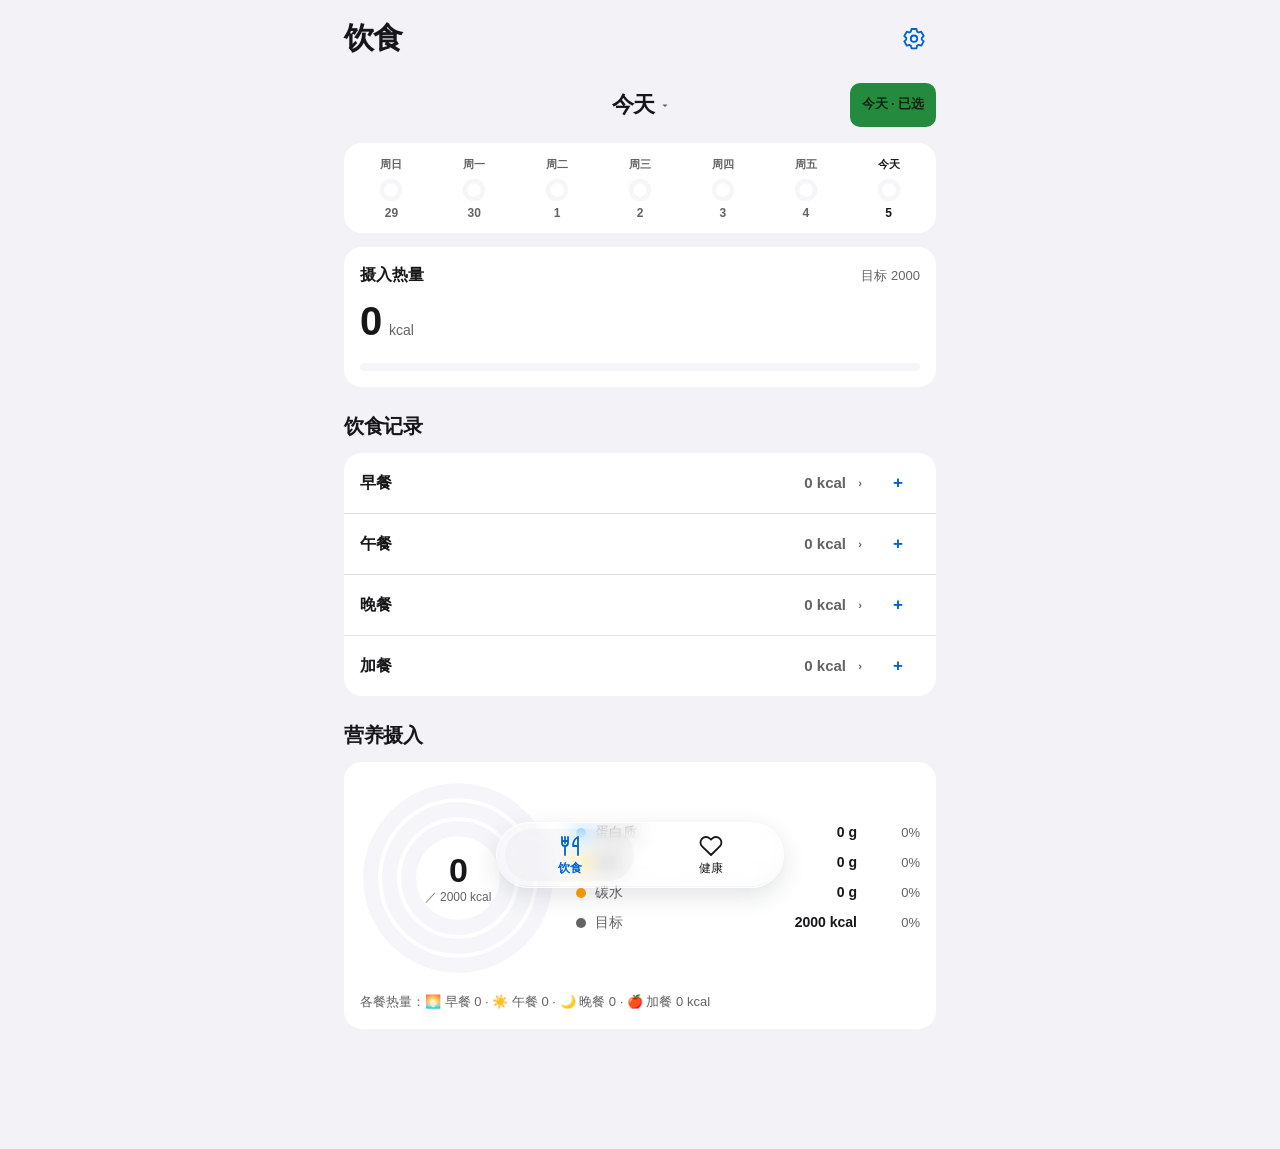
<file: index.html>
﻿<!DOCTYPE html>
<html lang="zh-CN">
<head>
<meta charset="utf-8">
<meta name="viewport" content="width=device-width,initial-scale=1,viewport-fit=cover">
<meta name="theme-color" content="#f2f2f7" media="(prefers-color-scheme: light)">
<meta name="theme-color" content="#000000" media="(prefers-color-scheme: dark)">
<meta name="apple-mobile-web-app-capable" content="yes">
<meta name="apple-mobile-web-app-status-bar-style" content="default">
<title>热量记账 · 拍照算热量</title>
<link rel="manifest" href="./manifest.webmanifest">
<!-- PNG 图标：安卓 Chrome 不接受 SVG 作主屏幕图标，iOS 也不支持 SVG 的 apple-touch-icon -->
<link rel="icon" href="./icons/icon-192-v3.png" sizes="192x192" type="image/png">
<link rel="apple-touch-icon" href="./icons/apple-touch-icon-v3.png" sizes="180x180">
<style>
  :root{
    /* iOS 系统色（深色模式变体），贴近原生质感 */
    --bg:#000000; --card:#1c1c1e; --card2:#2c2c2e; --line:#38383a;
    --fg:#ffffff; --dim:#aeaeb2; --tint:#64a8ff; --danger:#ff6961;
    --acc:#30d158;          /* systemGreen dark */
    --p:#0a84ff;            /* systemBlue dark */
    --f:#ffd60a;            /* systemYellow dark */
    --c:#ff9f0a;            /* systemOrange dark */
    --radius:22px; --radius-sm:14px;
    --shadow:0 2px 8px rgba(0,0,0,.12);
  }
  @media (prefers-color-scheme: light){
    :root{
      --bg:#f2f2f7; --card:#ffffff; --card2:#e9e9ee; --line:#e2e2e7;
      --fg:#000000; --dim:#636366; --tint:#0062cc; --danger:#c62828;
      --acc:#34c759; --p:#007aff; --f:#ffcc00; --c:#ff9500;
      --shadow:0 2px 8px rgba(0,0,0,.025);
    }
  }
  *{box-sizing:border-box;-webkit-tap-highlight-color:transparent}
  html,body{margin:0;padding:0;background:var(--bg);color:var(--fg);
    font:16px/1.45 -apple-system,BlinkMacSystemFont,"SF Pro Text","Segoe UI","PingFang SC","Microsoft YaHei",sans-serif;
    -webkit-font-smoothing:antialiased}
  body{padding:calc(14px + env(safe-area-inset-top)) 14px calc(88px + env(safe-area-inset-bottom));
    max-width:640px;margin:0 auto}
  body.settings-open,body:has(#burn.on),body:has(#wellness.on){overflow:hidden}
  .ios-status-strip{display:none}
  /* iOS 主屏幕网页的顶部系统模糊兼容：提供独立的固定颜色边界。
     WebKit 从 computed background-color 取色；空元素 clip 到 text 后不遮挡页面。
     高度超过其 10px 的边缘采样阈值。此行为非公开 API，需真机确认。 */
  @supports (-webkit-touch-callout:none){
    html.ios-standalone .ios-status-strip{display:block;position:fixed;inset:0 0 auto;
      height:12px;z-index:100;pointer-events:none;background-color:var(--bg);
      -webkit-background-clip:text;background-clip:text}
  }
  h1{font-size:22px;margin:0;display:flex;align-items:center;gap:8px;line-height:1.2;
    font-weight:700;letter-spacing:-.02em}
  .top{display:flex;justify-content:space-between;align-items:center;margin-bottom:16px;gap:10px}
  /* 无底色的导航控件：视觉图标小，触摸区域仍至少 44 × 44。 */
  .iconbtn{flex:0 0 auto;display:inline-flex;align-items:center;justify-content:center;
    padding:0;line-height:1;
    background:transparent;border:none;color:var(--tint);
    width:44px;height:44px;border-radius:8px;font-size:20px;cursor:pointer}
  button.iconbtn{font-family:inherit}
  .ui-icon{display:block;width:22px;height:22px;flex:0 0 auto;fill:none;stroke:currentColor;
    stroke-width:1.8;stroke-linecap:round;stroke-linejoin:round}
  .top .iconbtn .ui-icon{width:25px;height:25px}
  button:focus-visible,input:focus-visible,select:focus-visible,textarea:focus-visible,summary:focus-visible{
    outline:2px solid var(--tint);outline-offset:3px}
  .card{background:var(--card);border:none;border-radius:var(--radius);
    padding:18px;margin-bottom:14px;box-shadow:var(--shadow)}
  .card h2{font-size:13px;font-weight:600;color:var(--dim);margin:0 0 12px;
    letter-spacing:.04em;text-transform:uppercase}
  .kcal{display:flex;align-items:baseline;gap:8px;margin-bottom:2px}
  .kcal b{font-size:44px;font-weight:700;letter-spacing:-.03em}
  .kcal span{color:var(--dim);font-size:14px}
  .bar{height:8px;background:var(--card2);border-radius:99px;overflow:hidden;margin-top:12px}
  .bar>i{display:block;height:100%;background:var(--acc);width:0;border-radius:99px;
    transition:width .35s cubic-bezier(.25,.8,.35,1)}
  .macro{display:flex;justify-content:space-between;font-size:13px;margin-top:14px}
  .macro>div{flex:1;text-align:center}
  .macro b{display:block;font-size:17px;font-weight:700}
  .macro small{color:var(--dim);font-size:11px}
  textarea{width:100%;min-height:96px;background:var(--card2);color:var(--fg);
    border:none;border-radius:var(--radius-sm);padding:13px;font:inherit;resize:vertical}
  textarea::placeholder{color:var(--dim)}
  textarea:focus{outline:none;box-shadow:0 0 0 3px rgba(48,209,88,.35)}
  .row{display:flex;gap:9px;flex-wrap:wrap;margin-top:11px}
  button{font:inherit;font-weight:600;border-radius:var(--radius-sm);border:none;
    background:var(--card2);color:var(--fg);padding:12px 15px;cursor:pointer;
    transition:transform .12s ease,opacity .12s ease}
  button:active{transform:scale(.97);opacity:.85}
  button.primary{background:var(--acc);color:#04240f}
  button.ghost{background:var(--card2);color:var(--fg);opacity:.92}
  button.wide{flex:1}
  button:disabled{opacity:.45}
  .hint{color:var(--dim);font-size:12.5px;margin-top:12px;line-height:1.6}
  .hint code{background:var(--card2);padding:1px 6px;border-radius:6px;font-size:11px}
  .storage-error{background:var(--card2);border:1px solid var(--c);padding:14px;border-radius:14px;margin-bottom:14px;font-size:14px}
  /* 餐次选择 */
  .mealbar{display:flex;gap:7px;margin-bottom:11px;flex-wrap:wrap}
  .mealchip{flex:1 1 0;min-width:0;display:flex;flex-direction:column;align-items:center;gap:2px;
    padding:9px 4px;border-radius:var(--radius-sm);border:none;background:var(--card2);
    color:var(--fg);font:inherit;cursor:pointer;transition:transform .12s ease}
  .mealchip b{font-size:13px;font-weight:600;white-space:nowrap}
  .mealchip small{font-size:10px;color:var(--dim);white-space:nowrap}
  .mealchip.on{background:var(--acc);color:#04240f}
  .mealchip.on small{color:#04240f;opacity:.7}
  .item{display:flex;gap:10px;align-items:flex-start;padding:12px 0;border-top:1px solid var(--line)}
  .item:first-of-type{border-top:none}
  .item .nm{flex:1;min-width:0}
  .item .nm strong{display:block;font-size:14px;font-weight:600;
    overflow:hidden;text-overflow:ellipsis;white-space:nowrap}
  .item .nm small{color:var(--dim);font-size:12px}
  .item .right{text-align:right;white-space:nowrap}
  .item .right b{font-size:15px}
  .item .right small{display:block;color:var(--dim);font-size:11px;margin-top:2px}
  .gwrap{display:inline-flex;align-items:center;gap:4px;margin-top:6px;font-size:12px;color:var(--dim);
    max-width:100%;flex-wrap:wrap}
  .gwrap input{width:66px;min-width:0;background:var(--card2);border:none;color:var(--fg);
    border-radius:9px;padding:5px 7px;font:inherit;font-size:12.5px;text-align:right}
  .del{background:transparent;border:none;color:var(--dim);font-size:17px;padding:0;min-width:44px;min-height:44px;cursor:pointer}
  .empty{color:var(--dim);font-size:13.5px;text-align:center;padding:20px 0}
  /* 弹出层：flex 居中 + 安全区适配 + iOS 毛玻璃 */
  .modal{position:fixed;top:0;left:0;right:0;bottom:0;z-index:90;display:none;
    background:rgba(0,0,0,.62);
    padding:calc(14px + env(safe-area-inset-top)) 14px calc(14px + env(safe-area-inset-bottom));}
  /* 支持毛玻璃时才用低透明度，避免不支持时内容透出来影响阅读 */
  @supports ((-webkit-backdrop-filter:blur(1px)) or (backdrop-filter:blur(1px))){
    .modal{background:rgba(0,0,0,.42);
      -webkit-backdrop-filter:saturate(180%) blur(22px);backdrop-filter:saturate(180%) blur(22px)}
  }
  .modal.on{display:flex;align-items:center;justify-content:center}
  .modal .panel{width:100%;max-width:430px;max-height:100%;overflow:auto;
    -webkit-overflow-scrolling:touch;
    background:var(--card);color:var(--fg);border:none;
    border-radius:var(--radius);padding:18px;box-shadow:var(--shadow)}
  .modal h2{position:sticky;top:-18px;margin:-18px -18px 14px;padding:18px;
    background:var(--card);display:flex;justify-content:space-between;align-items:center;
    font-size:18px;font-weight:700;border-bottom:1px solid var(--line)}
  .fld{display:flex;justify-content:space-between;align-items:center;gap:10px;margin-bottom:12px}
  .fld label{font-size:15px;flex:0 0 auto}
  .fld input{width:112px;min-width:0;flex:0 1 auto;background:var(--card2);border:none;
    color:var(--fg);border-radius:11px;padding:9px 11px;font:inherit;text-align:right}
  .fld input:focus{outline:none;box-shadow:0 0 0 3px rgba(48,209,88,.3)}
  .fld .pick{width:190px;min-width:0;flex:0 1 auto;background:var(--card2);border:none;
    color:var(--fg);border-radius:11px;padding:9px 11px;font:inherit;
    -webkit-appearance:none;appearance:none;text-align:right}
  .fld .pick:focus{outline:none;box-shadow:0 0 0 3px rgba(48,209,88,.3)}
  .toast{position:fixed;left:50%;bottom:calc(82px + env(safe-area-inset-bottom));
    transform:translateX(-50%) translateY(20px);
    background:rgba(28,28,30,.92);color:#fff;padding:11px 18px;border-radius:99px;font-size:13.5px;
    opacity:0;pointer-events:none;transition:.25s;z-index:99;
    -webkit-backdrop-filter:blur(14px);backdrop-filter:blur(14px)}
  .toast.on{opacity:1;transform:translateX(-50%) translateY(0)}
  .navbtn{width:44px;height:44px;flex:0 0 auto;border-radius:8px;background:transparent;
    border:none;color:var(--tint);font-size:24px;cursor:pointer;padding:0}
  /* 圆环与图例：默认上下排列（窄屏下并排会把图例文字挤成竖排） */
  .ringbox{display:flex;flex-direction:column;gap:16px;align-items:center;margin:2px 0 16px}
  .ringbox svg{flex:0 0 auto;width:196px;height:196px}
  .legend{width:100%;min-width:0;padding:0}
  .lrow{display:flex;align-items:center;gap:9px;font-size:14px;margin-bottom:9px}
  .lrow:last-child{margin-bottom:0}
  .lrow .dot{width:10px;height:10px;border-radius:50%;flex:0 0 auto}
  .lrow .nm{color:var(--dim);white-space:nowrap}
  .lrow .val{flex:1;text-align:right;font-weight:700;white-space:nowrap}
  .lrow .pct{flex:0 0 54px;text-align:right;color:var(--dim);font-size:13px;white-space:nowrap}
  /* 只有足够宽（iPad 等）才并排显示 */
  @media (min-width:520px){
    .ringbox{flex-direction:row;gap:20px;align-items:center}
    .legend{flex:1;width:auto}
  }
  .htrack{flex:1;width:100%;display:flex;flex-direction:column;justify-content:flex-end}
  .hfill{width:100%;background:var(--acc);border-radius:7px 7px 4px 4px;min-height:3px;
    transition:height .35s cubic-bezier(.25,.8,.35,1)}
  /* iOS 风格选择弹窗 */
  .alert{position:absolute;left:50%;top:50%;transform:translate(-50%,-50%);
    width:min(84vw,300px);background:#2c2c2e;border-radius:20px;overflow:hidden;
    text-align:center;box-shadow:0 24px 60px rgba(0,0,0,.6)}
  @media (prefers-color-scheme: light){ .alert{background:#f7f7f8} }
  .alert{display:flex;flex-direction:column;max-height:calc(100% - 48px - env(safe-area-inset-top) - env(safe-area-inset-bottom))}
  .alert .ahead{padding:20px 20px 16px;min-height:0;overflow-y:auto}
  .alert .atitle{font-size:16.5px;font-weight:700;margin-bottom:6px;color:var(--fg)}
  .alert .amsg{font-size:13px;line-height:1.55;color:var(--dim);white-space:pre-line;overflow-wrap:anywhere}
  .alert .abody{border-top:1px solid var(--line);flex-shrink:0}
  .alert button{display:block;width:100%;padding:14px;background:transparent;border:none;
    border-top:1px solid var(--line);border-radius:0;font:inherit;font-size:16px;
    color:var(--p);cursor:pointer;font-weight:500}
  .alert button:first-child{border-top:none}
  .alert button:active{background:rgba(127,127,127,.18)}
  .alert button.strong{font-weight:700}
  .alert button.danger{color:#ff453a}
  /* 记录日期选择 */
  .daterow{display:flex;align-items:center;gap:7px;margin-bottom:11px;font-size:12.5px;color:var(--dim)}
  .daterow input[type=date]{flex:1;min-width:0;background:var(--card2);border:none;color:var(--fg);
    border-radius:10px;padding:8px 10px;font:inherit;font-size:13px;-webkit-appearance:none;appearance:none}
  .daterow input[type=date]:focus{outline:none;box-shadow:0 0 0 3px rgba(48,209,88,.3)}
  .dnav{width:44px;height:44px;flex:0 0 auto;border-radius:8px;background:transparent;border:none;
    color:var(--tint);font-size:22px;cursor:pointer;padding:0;
    display:inline-flex;align-items:center;justify-content:center;line-height:1}
  /* 「回到今天」做成真按钮 */
  .todaybtn{flex:0 0 auto;padding:0 12px;min-width:44px;height:44px;border-radius:10px;border:none;
    background:var(--card2);color:var(--fg);font:inherit;font-size:12.5px;font-weight:600;cursor:pointer;
    display:inline-flex;align-items:center;justify-content:center;white-space:nowrap}
  .todaybtn.on{background:var(--acc);color:#04240f}
  /* 日历（参考 iOS 健身 App 的圆环日历） */
  .cal{display:grid;grid-template-columns:repeat(7,1fr);gap:7px 6px;margin-bottom:4px}
  .cal .cwd{text-align:center;font-size:11px;color:var(--dim);padding-bottom:2px}
  .cal .cday{display:flex;flex-direction:column;align-items:center;gap:3px;background:transparent;
    border:none;padding:2px 0;cursor:pointer;border-radius:12px}
  .cal .cday .cn{font-size:11.5px;color:var(--dim);line-height:1}
  .cal .cday.today .cn{color:var(--f);font-weight:700}
  .cal .cday.sel .cn{color:var(--fg);font-weight:700}
  .cal .cday.empty{visibility:hidden}
  .cal .cday svg{display:block}
  /* 选择弹窗内的小节标题 */
  .sec-h{font-size:12px;font-weight:700;color:var(--dim);letter-spacing:.03em;margin:16px 0 9px}
  .sec-h:first-of-type{margin-top:2px}
  /* ===== 参考 iOS 饮食 App 的主页面布局 ===== */
  .dayhead{display:flex;align-items:center;justify-content:center;gap:10px;
    margin:2px 0 14px;position:relative;min-height:40px}
  /* 可点元素禁用文字选择与长按菜单：iOS 长按会触发选择/放大镜，从而吞掉 click */
  .daybtn,.wk,.calnav,.cal,.todaybtn,.mrow,.addbtn,.meals,.weekstrip{
    -webkit-user-select:none;user-select:none;-webkit-touch-callout:none}
  .daybtn{display:inline-flex;align-items:center;gap:7px;background:transparent;border:none;
    color:var(--fg);font:inherit;cursor:pointer;padding:8px 10px;border-radius:12px}
  .daybtn b{font-size:22px;font-weight:700;letter-spacing:-.02em;pointer-events:none}
  .daybtn .chev{font-size:12px;color:var(--dim);transition:transform .2s ease;
    display:inline-block;pointer-events:none}
  .dayhead.open .daybtn .chev{transform:rotate(180deg)}
  .hidden-date{position:absolute;opacity:0;width:1px;height:1px;pointer-events:none;left:50%}
  .dayhead .todaybtn{position:absolute;right:0}
  /* 月视图的月份导航：只要箭头，不要圆形底 */
  .calnav{display:flex;align-items:center;justify-content:space-between;margin-bottom:4px}
  .calnav b{font-size:15px;font-weight:700}
  .calnav .navbtn{width:44px;height:44px;background:transparent;border:none;color:var(--tint);
    font-size:22px;font-weight:800;line-height:1;cursor:pointer;
    display:inline-flex;align-items:center;justify-content:center}
  .calnav .navbtn:active{opacity:.5}
  .calnav .navbtn[disabled]{opacity:.25}
  /* 周视图（折叠态） */
  .weekstrip{display:flex;gap:4px;background:var(--card);border-radius:var(--radius);
    padding:12px 8px;margin-bottom:14px;box-shadow:var(--shadow)}
  .wk{flex:1;display:flex;flex-direction:column;align-items:center;gap:5px;min-width:0;
    background:transparent;border:none;padding:2px 0;border-radius:12px;cursor:pointer}
  .wk small{font-size:10.5px;color:var(--dim);white-space:nowrap}
  .wk.sel small,.wk.today small{color:var(--fg);font-weight:700}
  .wknum{font-size:12px;color:var(--dim);line-height:1}
  .wk.sel .wknum,.wk.today .wknum{color:var(--fg);font-weight:700}
  /* 月视图（展开态） */
  .moncal{background:var(--card);border-radius:var(--radius);box-shadow:var(--shadow);
    padding:14px 12px;margin-bottom:14px}
  .cal{display:grid;grid-template-columns:repeat(7,1fr);gap:8px 4px}
  .cal .cwd{text-align:center;font-size:11.5px;color:var(--dim)}
  .cal .cday{display:flex;flex-direction:column;align-items:center;gap:4px;background:transparent;
    border:none;padding:2px 0;cursor:pointer;border-radius:12px}
  .cal .cday .cn{font-size:15px;color:var(--fg);line-height:1;font-weight:500}
  .cal .cday.today .cn{color:var(--f);font-weight:700}
  .cal .cday.sel .cn{color:var(--fg);font-weight:700}
  .cal .cday.future .cn{color:var(--card2)}
  .cal .cday.empty{visibility:hidden}
  .cal .cday svg{display:block}
  .cal .cday.future svg{opacity:.35}
  /* 摄入热量卡 */
  .kcal-hd{display:flex;justify-content:space-between;align-items:baseline;
    font-size:14px;font-weight:600;color:var(--fg);margin-bottom:2px}
  .kcal-goal{font-size:12.5px;color:var(--dim);font-weight:400}
  .kcal b{font-size:42px}
  .kcal span{font-size:14px}
  /* 小节标题 */
  .sechd{font-size:20px;font-weight:700;letter-spacing:-.02em;margin:20px 4px 10px}
  /* 餐次列表 */
  .meals{background:var(--card);border-radius:var(--radius);box-shadow:var(--shadow);overflow:hidden}
  .mrow{display:flex;align-items:center;gap:10px;padding:8px 16px;border-top:1px solid var(--line)}
  .meal-toggle{display:flex;align-items:center;gap:10px;flex:1;min-width:0;min-height:44px;
    padding:4px 0;background:transparent;border-radius:6px;text-align:left}
  .mrow:first-child{border-top:none}
  .mrow .micon{font-size:24px;flex:0 0 auto;line-height:1}
  .mrow .mname{font-size:16px;font-weight:600;flex:1;min-width:0}
  .mrow .mkcal{font-size:15px;color:var(--dim);font-weight:600;white-space:nowrap}
  .addbtn{flex:0 0 auto;width:44px;height:44px;border-radius:8px;background:transparent;color:var(--tint);
    border:none;font-size:17px;font-weight:700;line-height:1;cursor:pointer;
    display:inline-flex;align-items:center;justify-content:center;padding:0}
  .addbtn:active{opacity:.7}
  .mrow .mchev{flex:0 0 auto;font-size:11px;color:var(--dim);transition:transform .2s ease;width:12px;text-align:center}
  .mrow.open .mchev{transform:rotate(90deg)}
  .mlist{padding:0 16px 10px}
  .mlist .item{border-top:1px solid var(--line)}
  .mlist .item:first-child{border-top:none}
  .mempty{color:var(--dim);font-size:13px;padding:10px 0 4px}
  /* ===== 第二屏：代谢与消耗 ===== */
  #burn{position:fixed;top:0;left:0;right:0;bottom:0;z-index:80;display:none;
    background:var(--bg);overflow-y:auto;-webkit-overflow-scrolling:touch}
  #burn.on{display:block}
  .scrwrap{max-width:640px;margin:0 auto;
    padding:calc(12px + env(safe-area-inset-top)) 14px calc(88px + env(safe-area-inset-bottom))}
  .scrhead{display:grid;grid-template-columns:44px 1fr 44px;align-items:center;gap:10px;margin-bottom:18px}
  .scrhead h1{font-size:17px;margin:0;display:block;text-align:center}
  .backbtn{flex:0 0 auto;width:44px;height:44px;border-radius:8px;background:transparent;
    border:none;color:var(--tint);font-size:20px;line-height:1;cursor:pointer;
    display:inline-flex;align-items:center;justify-content:center;padding:0}
  .energy-head{display:flex;align-items:center;justify-content:space-between;gap:10px;flex-wrap:wrap;margin-bottom:6px}
  .energy-date{font-size:14px;font-weight:600}
  .energy-status{font-size:12px;color:var(--dim)}
  .energy-row{display:flex;align-items:center;gap:10px;padding:16px 0;border-bottom:1px solid var(--line)}
  .energy-icon{width:24px;height:32px;display:grid;place-items:center;flex-shrink:0;background:transparent}
  .energy-icon svg{width:20px;height:20px;fill:currentColor}
  .energy-row label{font-size:16px;font-weight:600;flex:1;white-space:nowrap}
  .energy-row input{width:98px;min-width:0;border:none;border-radius:10px;background:var(--card2);color:var(--fg);
    font:inherit;font-size:20px;font-weight:600;text-align:right;padding:12px 8px;outline:none}
  .energy-row input:focus{box-shadow:0 0 0 2px var(--acc)}
  .energy-unit{font-size:12px;color:var(--dim)}
  .energy-actions{display:flex;gap:10px;margin:16px 0 12px}
  .energy-actions button{min-height:44px}
  @media(max-width:360px){.energy-row{gap:7px}.energy-row input{width:76px}.energy-row label{font-size:15px}}
  /* 主屏上的入口小卡 */
  .balcard{display:flex;align-items:center;justify-content:space-between;gap:12px;
    background:var(--card);border-radius:var(--radius);box-shadow:var(--shadow);
    padding:15px 16px;margin-top:14px;cursor:pointer;border:none;color:var(--fg);
    font:inherit;text-align:left;width:100%}
  .balcard .bl{min-width:0}
  .balcard .bl b{display:block;font-size:16px;font-weight:700}
  .balcard .bl small{color:var(--dim);font-size:12.5px}
  .balcard .bchev{flex:0 0 auto;color:var(--dim);font-size:15px}
  .bnum{font-size:26px;font-weight:700;letter-spacing:-.02em;white-space:nowrap}
  .bnum.neg{color:var(--acc)}
  .bnum.pos{color:#ff453a}
  /* 能量平衡分解 */
  .brow{display:flex;align-items:center;justify-content:space-between;
    font-size:14px;padding:9px 0;border-top:1px solid var(--line)}
  .brow:first-child{border-top:none}
  .brow .bk{color:var(--dim);display:flex;align-items:center;gap:7px;min-width:0}
  .brow .bv{font-weight:600;white-space:nowrap}
  .brow .dot{width:9px;height:9px;border-radius:50%;flex:0 0 auto}
  .brow .bnote{font-size:11px;color:var(--dim);font-weight:400}
  /* 双色趋势条 */
  .duo{display:flex;align-items:flex-end;gap:4px;height:130px;margin:6px 0 4px}
  .dcol{flex:1;display:flex;align-items:flex-end;justify-content:center;gap:2px;height:100%;min-width:0}
  .dbar{flex:1;max-width:9px;border-radius:4px 4px 2px 2px;min-height:2px;
    transition:height .3s cubic-bezier(.25,.8,.35,1)}
  .dbar.in{background:var(--p)}
  .dbar.out{background:var(--c)}
  .duo-x{display:flex;gap:4px;font-size:9.5px;color:var(--dim)}
  .duo-x span{flex:1;text-align:center;white-space:nowrap}
  .legend-inline{display:flex;gap:14px;font-size:12px;color:var(--dim);margin-top:10px}
  .legend-inline i{display:inline-block;width:9px;height:9px;border-radius:3px;margin-right:5px}
  /* 体重趋势 */
  .weight-line{display:block;width:100%;height:auto;margin-top:16px;overflow:visible;cursor:crosshair}
  .weight-line text{fill:var(--dim);font:11px -apple-system,BlinkMacSystemFont,sans-serif}
  .weight-line .axis{stroke:var(--line);stroke-width:1}
  .weight-line .trend{fill:none;stroke:var(--acc);stroke-width:2;stroke-linejoin:round}
  .weight-line .point{fill:var(--card);stroke:var(--acc);stroke-width:2}
  .weight-line .selected-point{fill:var(--card);stroke:var(--acc);stroke-width:3;pointer-events:none}
  .weight-line .selected-guide{stroke:var(--acc);stroke-width:1;stroke-dasharray:3 4;opacity:.5;pointer-events:none}
  .weight-tabs{display:flex;gap:2px;padding:3px;background:var(--card2);border-radius:11px;margin-top:18px}
  .weight-tabs button{flex:1;min-width:0;min-height:44px;padding:7px 0;background:transparent;color:var(--dim);border-radius:8px;font-size:15px}
  .weight-tabs button[aria-pressed="true"]{background:var(--card);color:var(--fg);box-shadow:var(--shadow)}
  .weight-period{display:flex;align-items:center;justify-content:space-between;gap:4px;margin-top:10px;min-height:44px}
  .weight-period span{flex:1;text-align:center;font-size:13px;font-weight:600;font-variant-numeric:tabular-nums}
  .weight-period button:disabled{opacity:.3;cursor:default}
  .weight-change{text-align:center;padding:16px 0 6px}
  .weight-change small{display:block;color:var(--dim);font-size:12px}
  .weight-change strong{display:block;font-size:42px;line-height:1.25;letter-spacing:-.035em;font-variant-numeric:tabular-nums;margin:5px 0}
  .weight-change strong span{font-size:18px;font-weight:500;letter-spacing:0;margin-left:5px}
  .weight-readout{display:flex;justify-content:space-between;align-items:center;gap:8px;background:var(--card2);border-radius:12px;padding:10px 12px;margin-top:12px;font-size:13px;font-variant-numeric:tabular-nums}
  .weight-readout small{display:block;color:var(--dim);font-size:11px;margin-top:3px}
  .weight-readout strong{font-size:22px;white-space:nowrap}
  .weight-readout strong small{display:inline;font-size:12px;font-weight:400;margin-left:4px}
  .weight-scrub{display:block;width:100%;min-height:44px;margin:0;accent-color:var(--acc);padding:0}
  .weight-record{display:flex;width:100%;align-items:center;justify-content:space-between;gap:8px;background:transparent;color:var(--fg);border-radius:0;border-bottom:1px solid var(--line);min-height:44px;padding:10px 0;text-align:left;font-size:13px;font-weight:400}
  .weight-record small{display:block;color:var(--dim);font-size:11px;margin-top:2px}
  .weight-record b{white-space:nowrap;font-weight:600}
  .winline{display:flex;align-items:center;gap:10px;margin-top:12px}
  .winline input{flex:1;min-width:0;background:var(--card2);border:none;color:var(--fg);
    border-radius:12px;padding:12px;font:inherit;font-size:17px;text-align:center}
  .winline input:focus{outline:none;box-shadow:0 0 0 3px rgba(48,209,88,.3)}
  .wstats{display:flex;justify-content:space-between;gap:10px;margin-top:12px;font-size:13px}
  .wstats div{flex:1;text-align:center}
  .wstats b{display:block;font-size:17px;font-weight:700}
  .wstats small{color:var(--dim);font-size:11px}
  .empty2{color:var(--dim);font-size:13.5px;text-align:center;padding:22px 0}
  .formula{background:var(--card2);border-radius:var(--radius-sm);padding:10px 12px;
    font-size:12px;color:var(--dim);line-height:1.6;margin-top:10px;
    font-family:ui-monospace,SFMono-Regular,Menlo,monospace}
  /* 数据风险提示与备份 */
  .alertbox{background:rgba(255,159,10,.14);border:1px solid rgba(255,159,10,.45);
    border-radius:var(--radius-sm);padding:12px 13px;margin-bottom:14px;
    font-size:12.5px;line-height:1.6;color:var(--fg)}
  .alertbox b{color:var(--f)}
  .alertbox small{display:block;color:var(--dim);font-size:11px;margin-top:6px}
  .sample{background:var(--card2);border-radius:var(--radius-sm);padding:10px 12px;
    font-size:11px;line-height:1.6;color:var(--dim);overflow:auto;margin:0 0 10px;
    font-family:ui-monospace,SFMono-Regular,Menlo,monospace;white-space:pre}
  @media (prefers-color-scheme: light){.toast{background:#1a1f2bdd}}
  /* 设置采用不透明的独立页面；分组列表不使用玻璃、图标圆底或重复按钮。 */
  #dlg{padding:0;background:var(--bg);backdrop-filter:none;-webkit-backdrop-filter:none}
  #dlg .settings-panel{max-width:640px;height:100%;max-height:100%;border-radius:0;
    padding:0;background:var(--bg);box-shadow:none;display:flex;flex-direction:column;
    overflow:hidden;-webkit-overflow-scrolling:auto}
  /* 导航栏不参与滚动或缩放，避免 sticky 合成图层影响顶部文字清晰度。 */
  .settings-nav{flex:none;display:grid;grid-template-columns:64px 1fr 64px;
    align-items:center;padding:env(safe-area-inset-top) 10px 0;
    min-height:calc(56px + env(safe-area-inset-top));background:var(--bg)}
  #dlg .settings-nav button{transform:none;transition:opacity .12s ease}
  #dlg .settings-nav h2{position:static;margin:0;padding:0;border:0;background:transparent;
    display:block;text-align:center;font-size:17px;font-weight:600}
  .textbtn{background:transparent;color:var(--tint);border-radius:8px;min-height:44px;padding:8px 10px;font-size:17px}
  .settings-content{flex:1;min-height:0;overflow-y:auto;overscroll-behavior-y:contain;
    -webkit-overflow-scrolling:touch;padding:8px 16px calc(28px + env(safe-area-inset-bottom))}
  .settings-title{font-size:30px;letter-spacing:-.025em;font-weight:700;margin:4px 0 22px}
  .settings-section{margin:0 0 26px}
  .settings-section h3{font-size:13px;color:var(--dim);font-weight:500;margin:0 16px 8px}
  .settings-group{background:var(--card);border-radius:14px;overflow:hidden}
  #dlg .fld{min-height:52px;margin:0 0 0 16px;padding:4px 16px 4px 0;border-bottom:1px solid var(--line)}
  #dlg .fld:last-child{border-bottom:0}
  #dlg .fld label{font-size:16px;font-weight:400;flex:1;min-width:0}
  #dlg .fld label small{font-size:13px;color:var(--dim)}
  #dlg .fld input,#dlg .fld .pick{font-size:16px;min-height:44px;padding:8px 0 8px 8px;
    background:transparent;border-radius:6px;text-align:right}
  #dlg .fld input{width:105px;color:var(--tint)}
  #dlg .fld .pick{max-width:60%;width:auto;color:var(--tint)}
  #dlg .fld.stacked{display:block;padding-top:12px;padding-bottom:12px}
  #dlg .fld.stacked label{display:block;font-size:15px}
  #dlg .fld.stacked input,#dlg .fld.stacked .pick{display:block;width:100%;max-width:100%;text-align:left;padding-left:0}
  .settings-note{font-size:12.5px;line-height:1.6;color:var(--dim);margin:8px 16px 0}
  .settings-note small{display:block;margin-top:6px;font-size:12px}
  .settings-action{width:100%;min-height:52px;display:flex;align-items:center;gap:12px;padding:10px 16px;
    background:transparent;border-radius:0;color:var(--tint);font-size:16px;font-weight:400;text-align:left}
  .settings-action+.settings-action{border-top:1px solid var(--line)}
  .settings-action .action-label{flex:1;min-width:0}
  .settings-action .action-chevron{width:16px;height:16px;color:var(--dim)}
  .settings-action.danger{color:var(--danger)}
  .settings-action:active{background:var(--card2);transform:none}
  .settings-footer{text-align:center;font-size:12px;color:var(--dim);margin-top:18px}
  /* 主要栏目使用不透明底栏；临时表单覆盖底栏，健康详情保留底栏。 */
  [hidden]{display:none!important}
  .tabbar{position:fixed;inset:auto 0 0;z-index:85;background:var(--card);
    border-top:1px solid var(--line);padding-bottom:env(safe-area-inset-bottom)}
  .tabbar-inner{max-width:640px;margin:0 auto;display:flex;min-height:58px}
  .tabbar a{flex:1;min-width:44px;min-height:58px;display:flex;flex-direction:column;
    align-items:center;justify-content:center;gap:3px;color:var(--dim);text-decoration:none;
    font-size:11px;font-weight:500;line-height:1.2}
  .tabbar a .ui-icon{width:25px;height:25px}
  .tabbar a[aria-current="page"]{color:var(--tint);font-weight:600}
  .tabbar a:focus-visible{outline:2px solid var(--tint);outline-offset:-4px}
  .tabbar a:active{opacity:.7}
  .health-link{display:block;width:100%;text-align:left;color:var(--fg);font-weight:400}
  .health-link:active{transform:none}
  .health-card-head{display:flex;align-items:center;gap:8px;font-size:16px;font-weight:600;margin-bottom:16px}
  .health-card-head .ui-icon{width:21px;height:21px}
  .health-card-head .bchev{margin-left:auto;width:16px;height:16px;color:var(--dim)}
  .health-metrics{display:flex;gap:16px}
  .health-metric{flex:1;min-width:0}
  .health-metric .metric-label{display:block;font-size:13px;color:var(--dim);margin-bottom:3px}
  .health-metric strong,.health-weight strong{font-size:32px;font-weight:700;letter-spacing:-.025em}
  .health-metric small,.health-weight small{font-size:13px;color:var(--dim);margin-left:4px}
  .health-note{display:block;font-size:12.5px;line-height:1.6;color:var(--dim);margin:10px 0 0}
  .health-balance{display:flex;align-items:center;justify-content:space-between;gap:12px;
    border-top:1px solid var(--line);margin-top:14px;padding-top:12px}
  .health-balance .bl{flex:1;min-width:0}
  .health-balance .bl b{display:block;font-size:14px;font-weight:500}
  .health-balance .bl small{display:block;font-size:12px;color:var(--dim);margin-top:3px}
  .health-balance .bnum{font-size:22px}
  #wellness{display:none;position:fixed;inset:0;z-index:80;background:var(--bg);overflow-y:auto;-webkit-overflow-scrolling:touch}
  #wellness.on{display:block}
  .well-form .fld{padding:12px 0;flex-wrap:wrap;border-bottom:1px solid var(--line)}
  .well-form .fld:last-child{border:0}
  .well-form .fld input,.well-form .fld select{max-width:60%}
  .well-form .timefield{display:block}
  .well-form .timefield label{display:block;margin-bottom:8px}
  .well-form .timefield input{width:100%;max-width:100%;text-align:left;min-width:0}
  .well-form .duration-inputs{display:flex;align-items:center;gap:6px;max-width:65%}
  .well-form .duration-inputs input{width:64px;max-width:100%;min-width:0}
  .well-value{font-size:32px;font-weight:700;color:var(--p)}
  .well-source{font-size:12px;color:var(--dim);line-height:1.6;margin:8px 0}
  .session{padding:14px 0;border-top:1px solid var(--line)}
  .session:first-child{border:0;padding-top:0}
  .session strong{display:block;font-size:16px;overflow-wrap:anywhere}
  .session .session-actions{display:flex;gap:14px;margin-top:8px}
  .session-actions button{color:var(--tint);background:transparent;padding:8px 0;min-height:44px;font-size:14px}
  .session-actions button.danger{color:var(--danger)}
  .health-import-link{display:flex;align-items:center;gap:8px;min-height:48px;color:var(--tint);background:transparent;margin:0 auto 8px;font-size:15px}
  #healthJson{display:block;width:100%;min-height:180px;margin:12px 0;background:var(--card2);color:var(--fg);border:0;border-radius:12px;padding:12px;font:14px/1.5 ui-monospace,monospace;resize:vertical}
  .health-preview{font-size:13px;line-height:1.65;white-space:pre-wrap;overflow-wrap:anywhere;max-height:360px;overflow-y:auto}
  .sleep-stages{display:flex;gap:12px;flex-wrap:wrap;font-size:13px;color:var(--dim);margin:12px 0}
  body.health-view #calArea .wk svg,body.health-view #calArea .cday svg{display:none}
  body.health-view #calArea .wk{min-height:58px;justify-content:center}
  body.health-view #calArea .cday{min-height:44px;justify-content:center}
  @media (max-width:360px){#dlg .fld label{font-size:15px}.energy-row{gap:8px}.energy-row label{font-size:15px}}
  @media (prefers-reduced-motion:reduce){*,*::before,*::after{transition:none!important;animation:none!important}}
</style>
<link id="appTheme" rel="stylesheet" href="./app.css?v=2026-10-09.2">
</head>
<body>
<div class="ios-status-strip" id="iosStatusStrip" aria-hidden="true"></div>

<svg width="0" height="0" aria-hidden="true" focusable="false" style="position:absolute;overflow:hidden">
  <defs>
    <symbol id="i-gear" viewBox="0 0 24 24"><path d="M9.5 3h5l.6 2.6 1.6.9 2.5-.8 2.5 4.3-1.9 1.8v1.8l1.9 1.8-2.5 4.3-2.5-.8-1.6.9-.6 2.6h-5l-.6-2.6-1.6-.9-2.5.8-2.5-4.3 1.9-1.8v-1.8L2.3 10l2.5-4.3 2.5.8 1.6-.9z"/><circle cx="12" cy="12.7" r="3.2"/></symbol>
    <symbol id="i-back" viewBox="0 0 24 24"><path d="m14.5 5-7 7 7 7"/></symbol>
    <symbol id="i-close" viewBox="0 0 24 24"><path d="m6 6 12 12M18 6 6 18"/></symbol>
    <symbol id="i-down" viewBox="0 0 24 24"><path d="M12 3v12m-5-5 5 5 5-5M4 16v5h16v-5"/></symbol>
    <symbol id="i-up" viewBox="0 0 24 24"><path d="M12 15V3m-5 5 5-5 5 5M4 16v5h16v-5"/></symbol>
    <symbol id="i-doc" viewBox="0 0 24 24"><path d="M14 3H5v18h14V8l-5-5v5h5M8 12h8M8 16h6"/></symbol>
    <symbol id="i-chart" viewBox="0 0 24 24"><path d="M4 3v18h17M8 16v-5m5 5V7m5 9v-3"/></symbol>
    <symbol id="i-trash" viewBox="0 0 24 24"><path d="M3 6h18M9 6V3h6v3M5 6l1 15h12l1-15M10 10v7m4-7v7"/></symbol>
    <symbol id="i-refresh" viewBox="0 0 24 24"><path d="M20 9a8 8 0 0 0-13-4L3 9m0-6v6h6M4 15a8 8 0 0 0 13 4l4-4m0 6v-6h-6"/></symbol>
    <symbol id="i-food" viewBox="0 0 24 24"><path d="M4 3v6m3-6v6m3-6v6M4 7h6v2a3 3 0 0 1-6 0M7 12v9M20 3c-4 2-5 5-5 9h5m0-9v18"/></symbol>
    <symbol id="i-heart" viewBox="0 0 24 24"><path d="M20.8 4.6a5.5 5.5 0 0 0-7.8 0L12 5.7l-1.1-1.1a5.5 5.5 0 0 0-7.8 7.8L12 21l8.8-8.6a5.5 5.5 0 0 0 0-7.8Z"/></symbol>
    <symbol id="i-weight" viewBox="0 0 24 24"><rect x="3" y="3" width="18" height="18" rx="4"/><path d="M7 9a5 5 0 0 1 10 0M12 10l2-3"/></symbol>
    <symbol id="i-training" viewBox="0 0 24 24"><path d="M8 12h8M3 9v6m3-9v12m12-12v12m3-9v6M3 12h3m12 0h3"/></symbol>
    <symbol id="i-moon" viewBox="0 0 24 24"><path d="M20.8 14A9 9 0 0 1 10 3.2 9 9 0 1 0 20.8 14Z"/></symbol>
  </defs>
</svg>

<main id="appMain">
<header class="top">
  <h1 id="pageTitle" tabindex="-1">🍽️ 饮食</h1>
  <button class="iconbtn" id="btnSet" title="设置" aria-label="设置"><svg viewBox="0 0 24 24" class="ui-icon" aria-hidden="true"><use href="#i-gear"/></svg></button>
</header>

<!-- ===== 日期标题（点开选日期） ===== -->
<!-- ===== 顶部日期：点击在「周视图 / 整月日历」之间切换 ===== -->
<div class="dayhead" id="dayHead">
  <button class="daybtn" id="btnDayPicker" aria-label="切换日历">
    <b id="dayTitle">今天</b><span class="chev">▾</span>
  </button>
  <input type="date" id="dayPick" class="hidden-date">
  <button class="todaybtn" id="btnToday">今天</button>
</div>

<!-- 周视图（折叠态）/ 整月日历（展开态）都渲染在这里 -->
<div id="calArea"></div>

<div class="storage-error" id="storageError" role="alert" hidden></div>
<button id="btnReloadData" class="wide" hidden>重新加载数据</button>
<section id="dietPage" aria-labelledby="pageTitle">
<!-- ===== 摄入热量 ===== -->
<div class="card">
  <div class="kcal-hd"><span>摄入热量</span><span class="kcal-goal" id="gKcalTxt">目标 2000</span></div>
  <div class="kcal"><b id="tKcal">0</b><span>kcal</span></div>
  <div class="bar"><i id="barKcal"></i></div>
</div>

<!-- ===== 饮食记录（点 + 弹出输入窗口） ===== -->
<div class="sechd">饮食记录</div>
<div class="meals" id="meals"></div>

<!-- ===== 营养摄入 ===== -->
<div class="sechd">营养摄入</div>
<div class="card">
  <div class="ringbox">
    <svg id="ringSvg" width="196" height="196" viewBox="0 0 196 196" aria-label="营养素圆环"></svg>
    <div class="legend" id="ringLegend"></div>
  </div>
  <div class="hint" id="mealTotals"></div>
</div>

</section>

<!-- ===== 健康概览：复用现有日期、能量、体重与备份 ===== -->
<section id="healthPage" aria-labelledby="pageTitle" hidden>
<button class="card health-link" id="btnBurn">
  <span class="health-card-head"><svg viewBox="0 0 24 24" class="ui-icon" aria-hidden="true" style="color:var(--c)"><use href="#i-heart"/></svg>健康能量<svg viewBox="0 0 24 24" class="ui-icon bchev" aria-hidden="true"><use href="#i-back" transform="rotate(180 12 12)"/></svg></span>
  <span class="health-metrics">
    <span class="health-metric"><span class="metric-label">活动能量</span><strong id="healthActive" style="color:var(--c)">—</strong><small>kcal</small></span>
    <span class="health-metric"><span class="metric-label">静息能量</span><strong id="healthBasal" style="color:var(--p)">—</strong><small>kcal</small></span>
  </span>
  <span class="health-note" id="healthEnergyNote">尚未录入 · 点击填写两项能量</span>
  <span class="health-balance"><span class="bl"><b>代谢与消耗</b><small id="balSub">设置身体数据后计算</small></span><span class="bnum" id="balNum">—</span></span>
</button>
<button class="card health-link" id="btnHealthWeight">
  <span class="health-card-head"><svg viewBox="0 0 24 24" class="ui-icon" aria-hidden="true" style="color:var(--acc)"><use href="#i-weight"/></svg>体重<svg viewBox="0 0 24 24" class="ui-icon bchev" aria-hidden="true"><use href="#i-back" transform="rotate(180 12 12)"/></svg></span>
  <span class="health-weight"><strong id="healthWeightValue">—</strong><small>kg</small></span>
  <span class="health-note" id="healthWeightDate">尚无体重记录 · 点击记录</span>
</button>
<button class="card health-link" id="btnHealthTraining">
  <span class="health-card-head"><svg viewBox="0 0 24 24" class="ui-icon" aria-hidden="true" style="color:var(--c)"><use href="#i-training"/></svg>训练<svg viewBox="0 0 24 24" class="ui-icon bchev" aria-hidden="true"><use href="#i-back" transform="rotate(180 12 12)"/></svg></span>
  <span class="health-weight"><strong id="healthTrainingValue">—</strong><small>分钟</small></span>
  <span class="health-note" id="healthTrainingNote">尚未记录 · 点击记录或导入</span>
</button>
<button class="card health-link" id="btnHealthSleep">
  <span class="health-card-head"><svg viewBox="0 0 24 24" class="ui-icon" aria-hidden="true" style="color:var(--p)"><use href="#i-moon"/></svg>睡眠<svg viewBox="0 0 24 24" class="ui-icon bchev" aria-hidden="true"><use href="#i-back" transform="rotate(180 12 12)"/></svg></span>
  <span class="health-weight"><strong id="healthSleepValue">—</strong></span>
  <span class="health-note" id="healthSleepNote">按醒来日期记录 · 点击记录或导入</span>
</button>
<button class="health-import-link" id="btnHealthImport"><svg viewBox="0 0 24 24" class="ui-icon" aria-hidden="true"><use href="#i-up"/></svg>导入健康 JSON</button>
</section>
</main>

<nav class="tabbar" id="primaryNav" aria-label="主要栏目">
  <div class="tabbar-inner">
    <a href="#/diet" id="navDiet" aria-current="page"><svg viewBox="0 0 24 24" class="ui-icon" aria-hidden="true"><use href="#i-food"/></svg><span>饮食</span></a>
    <a href="#/health" id="navHealth"><svg viewBox="0 0 24 24" class="ui-icon" aria-hidden="true"><use href="#i-heart"/></svg><span>健康</span></a>
  </div>
</nav>

<!-- ===== 第二屏：代谢与消耗 ===== -->
<section id="burn" aria-label="代谢与消耗详情">
  <div class="scrwrap">
    <div class="scrhead">
      <button class="backbtn" id="btnBurnBack" aria-label="返回健康"><svg viewBox="0 0 24 24" class="ui-icon" aria-hidden="true"><use href="#i-back"/></svg></button>
      <h1>代谢与消耗</h1>
      <span aria-hidden="true"></span>
    </div>

    <div class="sechd" style="margin-top:0">健康能量</div>
    <div class="card">
      <div class="energy-head"><span class="energy-date" id="energyDate"></span><span class="energy-status" id="energyStatus" aria-live="polite"></span></div>
      <div class="energy-row">
        <span class="energy-icon" style="color:var(--c)" aria-hidden="true"><svg viewBox="0 0 24 24"><path d="M13 2c1 5-3 6-3 10 0 1 .4 2 1 2.6C9 14 8 12 8 10c-3 3-4 5-4 7a8 8 0 0 0 16 0c0-6-4-9-7-15z"/></svg></span>
        <label for="energyActive">活动能量</label>
        <input id="energyActive" type="number" inputmode="decimal" min="0" step="any" placeholder="未填写" aria-describedby="energyHint">
        <span class="energy-unit">kcal</span>
      </div>
      <div class="energy-row">
        <span class="energy-icon" style="color:var(--p)" aria-hidden="true"><svg viewBox="0 0 24 24"><path d="M12 21 3.5 12.7C-2 7.2 5.5.1 12 6.1 18.5.1 26 7.2 20.5 12.7z"/></svg></span>
        <label for="energyBasal">静息能量</label>
        <input id="energyBasal" type="number" inputmode="decimal" min="0" step="any" placeholder="未填写" aria-describedby="energyHint">
        <span class="energy-unit">kcal</span>
      </div>
      <div class="energy-actions"><button class="primary wide" id="btnSaveEnergy">保存当日能量</button><button class="ghost" id="btnClearEnergy" hidden>清除录入</button></div>
      <div class="hint" id="energyHint">填写 Apple 健康中所选日期的两项累计能量。总消耗 = 活动 + 静息，不另加训练热量。今天保存的是日内累计，暂不计算全天差额；历史日期请使用全天累计值，之后可补录修正。</div>
      <a class="settings-action" id="btnEnergyImport" href="#/health/import">从文件导入多日能量 <span aria-hidden="true">›</span></a>
    </div>

    <div class="sechd">身体数据</div>
    <div class="card">
      <div id="bodySummary"></div>
      <div class="row" style="margin-top:12px">
        <button class="wide ghost" id="btnEditBody">编辑身体数据</button>
      </div>
      <div class="formula" id="bmrFormula"></div>
    </div>

    <div class="sechd">能量平衡</div>
    <div class="card">
      <div id="balanceBox"></div>
    </div>

    <div class="sechd" id="duoTitle">近 14 天：摄入 vs 消耗</div>
    <div class="card">
      <div id="duoBox"></div>
    </div>

    <div class="sechd" id="weightSection" tabindex="-1">体重趋势</div>
    <div class="card">
      <div id="weightBox"></div>
      <label class="hint" for="wInput" style="display:block;margin-top:20px">记录 <span id="weightDate"></span> 的体重（kg）</label>
      <div class="winline">
        <input type="number" inputmode="decimal" step="0.1" id="wInput" placeholder="体重 kg" aria-label="体重（kg）">
        <button id="btnSaveWeight">记录</button>
      </div>
    </div>

    <div class="hint" style="margin-top:16px">
      说明：BMR 是公式算出的基础代谢；TDEE 是估算的每日总消耗。
      趋势推算使用近 28 天体重趋势与已记录饮食，仅作参考，漏记会影响结果，不能视为实测消耗。
      手表能量也是估算值；当前记录差额不代表实际减重，不自动修改你的摄入目标。
    </div>
  </div>
</section>

<section id="wellness" aria-label="训练与睡眠详情">
  <div class="scrwrap">
    <div class="scrhead"><button class="backbtn" id="btnWellBack" aria-label="返回健康概览"><svg viewBox="0 0 24 24" class="ui-icon" aria-hidden="true"><use href="#i-back"/></svg></button><h1 id="wellTitle">训练</h1><span></span></div>
    <div class="card"><div class="fld"><label for="wellDate">记录日期</label><input type="date" class="pick" id="wellDate"></div><div class="hint" id="wellDateHint"></div></div>
    <section id="trainingPanel" aria-label="训练记录">
      <div class="sechd">当日训练</div><div class="card" id="trainingList"></div>
      <div class="sechd" id="trainingFormTitle">记录一次训练</div>
      <form id="trainingForm" class="card well-form">
        <div class="fld"><label for="trainingType">类型</label><select class="pick" id="trainingType"><option>力量训练</option><option>跑步</option><option>步行</option><option>骑行</option><option>游泳</option><option>瑜伽</option><option>其他</option></select></div>
        <div class="fld"><label for="trainingMinutes">时长（分钟）</label><input class="pick" type="number" inputmode="decimal" min="0.1" max="1440" step="any" id="trainingMinutes" required></div>
        <div class="fld"><label for="trainingDistance">距离（km）</label><input class="pick" type="number" inputmode="decimal" min="0" step="any" id="trainingDistance" placeholder="可选"></div>
        <div class="fld"><label for="trainingEnergy">活动能量（kcal）</label><input class="pick" type="number" inputmode="decimal" min="0" step="any" id="trainingEnergy" placeholder="可选"></div>
        <div class="hint">记录训练概况。训练能量只在这里展示，不再加到每日活动能量；力量训练暂不细分每组动作。</div>
        <button type="submit" class="wide primary" id="btnSaveTraining" style="margin-top:14px">保存训练</button>
        <button type="button" class="wide ghost" id="btnCancelTraining" hidden>取消编辑</button>
      </form>
    </section>
    <section id="sleepPanel" aria-label="睡眠记录" hidden>
      <div class="sechd">当日睡眠</div><div class="card" id="sleepSummary"></div>
      <div class="sechd">记录或修正睡眠</div>
      <form class="card well-form" id="sleepForm">
        <div class="fld"><label for="sleepHours">实际睡眠</label><div class="duration-inputs"><input class="pick" id="sleepHours" type="number" inputmode="numeric" min="0" max="24" step="1" required aria-label="睡眠小时"><span>时</span><input class="pick" id="sleepMinutes" type="number" inputmode="numeric" min="0" max="59" step="1" required aria-label="睡眠分钟"><span>分</span></div></div>
        <div class="fld timefield"><label for="sleepStart">入睡时间（可选）</label><input class="pick" type="datetime-local" id="sleepStart"></div>
        <div class="fld timefield"><label for="sleepEnd">醒来时间（可选）</label><input class="pick" type="datetime-local" id="sleepEnd"></div>
        <div class="hint">填写实际睡着的时长，不包含清醒或仅在床时间。夜间睡眠归到醒来的日期；时间填写时需两项同时填写。手动修正后，原导入分期不再沿用。</div>
        <button class="wide primary" type="submit" style="margin-top:14px">保存睡眠</button>
        <button class="wide ghost" type="button" id="btnClearSleep" style="color:var(--danger)" hidden>删除当日睡眠</button>
      </form>
    </section>
    <section id="healthImportPanel" aria-label="导入健康数据" hidden>
      <div class="card">
        <h2>导入健康数据</h2>
        <p class="hint">选择快捷指令生成的 JSON，或粘贴内容。支持体重、活动能量、静息能量、训练和睡眠；睡眠展示核心、深度与 REM。仅在本机处理。</p>
        <a class="settings-action" href="docs/shortcuts-guide.html">在 iPhone 上创建导出快捷指令 <span aria-hidden="true">›</span></a>
        <button class="wide ghost" id="btnChooseHealthFile">选择 JSON 文件</button><input type="file" id="healthFile" accept=".json,application/json" hidden>
        <label for="healthJson" class="hint">JSON 内容</label><textarea id="healthJson" placeholder="选择文件或粘贴 JSON"></textarea>
        <div class="row"><button class="wide ghost" id="btnCheckHealth">检查内容</button><button class="wide primary" id="btnApplyHealth">确认导入</button></div>
        <p class="health-preview" id="healthPreview" role="status"></p>
        <details class="hint"><summary>文件格式与导出说明</summary><p>支持日汇总、快捷指令精简样本，以及能量日汇总与午夜边界文件。<a href="docs/energy-shortcuts-guide.html">精简能量导出步骤</a>使用少量记录校正跨日能量。苹果全量 XML 不适合每日导入，目前没有经过真机验证的一键安装快捷指令。</p><p>建议早晨导出最近 7 天；第一次可单独补入历史体重。样本中同一天多次称重取最后一次；睡眠片段去重，排除卧床与清醒，并按结束日期归档。请核对睡眠日期和分期，避免缺少片段导致旧记录被不完整数据替换。</p><a href="docs/健康数据导入格式.md" target="_blank" rel="noopener">查看格式说明</a></details>
      </div>
    </section>
  </div>
</section>

<!-- 供脚本写入的隐藏数据出口（不显示，仅供导出/调试读取） -->
<div style="display:none">
  <b id="gKcal">2000</b>
  <span id="tP"></span><span id="tF"></span><span id="tC"></span>
  <span id="todayLabel"></span>
</div>

<!-- ===== 记录一餐（弹出窗口） ===== -->
<div class="modal" id="rec">
  <div class="panel" style="max-width:460px">
    <h2>
      <span id="recTitle2">记录一餐</span>
      <button class="iconbtn" id="btnRecClose" title="关闭" aria-label="关闭记录窗口"><svg viewBox="0 0 24 24" class="ui-icon" aria-hidden="true"><use href="#i-close"/></svg></button>
    </h2>

    <div class="hint" style="margin:0 0 10px" id="recWhen"></div>

    <div class="sec-h">哪一餐</div>
    <div class="mealbar" id="mealBar2"></div>

    <div class="sec-h">描述（可选，但很有用）</div>
    <textarea id="desc" placeholder="例如：一碗米饭约200g、两块红烧肉、半盘炒青菜，油比较多"></textarea>

    <div class="row" style="margin-top:12px">
      <button class="wide primary" id="btnCopy">① 复制文字并打开 DeepSeek</button>
    </div>
    <div class="row">
      <button class="wide ghost" id="btnCopyOnly">仅复制文字</button>
      <button class="wide" id="btnPaste">② 粘贴回答</button>
    </div>
    <div class="row">
      <button class="wide ghost" id="btnManual">＋ 手动添一条</button>
    </div>

    <div class="hint">
      <b>三步用法：</b>① 点「复制文字并打开 DeepSeek」→ ② 在 DeepSeek 里<b>上传餐食照片</b>并粘贴发送
      → ③ 把回答整段复制回来，点「粘贴回答」。<br>
      📷 照片直接在 DeepSeek 里上传，本应用不需要也不接触照片，更不需要相机权限。
    </div>
  </div>
</div>

<!-- ===== 设置 ===== -->
<div class="modal" id="dlg" role="dialog" aria-modal="true" aria-labelledby="settingsNavTitle">
  <div class="panel settings-panel" tabindex="-1">
    <header class="settings-nav">
      <button class="iconbtn" id="btnCloseX" title="关闭设置" aria-label="关闭设置"><svg viewBox="0 0 24 24" class="ui-icon" aria-hidden="true"><use href="#i-close"/></svg></button>
      <h2 id="settingsNavTitle">设置</h2>
      <button class="textbtn" id="btnSaveSet">保存</button>
    </header>
    <div class="settings-content">
      <div class="settings-title" aria-hidden="true">设置</div>
      <section class="settings-section" aria-labelledby="goalTitle">
        <h3 id="goalTitle">每日目标</h3>
        <div class="settings-group">
          <div class="fld"><label for="sKcal">热量 <small>kcal</small></label><input id="sKcal" type="number" min="0" inputmode="numeric"></div>
          <div class="fld"><label for="sP">蛋白质 <small>g</small></label><input id="sP" type="number" min="0" inputmode="numeric"></div>
          <div class="fld"><label for="sF">脂肪 <small>g</small></label><input id="sF" type="number" min="0" inputmode="numeric"></div>
          <div class="fld"><label for="sC">碳水 <small>g</small></label><input id="sC" type="number" min="0" inputmode="numeric"></div>
        </div>
        <p class="settings-note">目标由你设置，公式与趋势推算不会自动调整目标。</p>
      </section>
      <section class="settings-section" aria-labelledby="bodyTitle">
        <h3 id="bodyTitle">身体数据</h3>
        <div class="settings-group">
          <div class="fld"><label for="bSex">性别</label><select id="bSex" class="pick"><option value="male">男</option><option value="female">女</option></select></div>
          <div class="fld"><label for="bYear">出生年份</label><input id="bYear" type="number" inputmode="numeric" placeholder="未填写"></div>
          <div class="fld"><label for="bHeight">身高 <small>cm</small></label><input id="bHeight" type="number" inputmode="decimal" placeholder="未填写"></div>
          <div class="fld"><label for="bFat">体脂率 <small>%</small></label><input id="bFat" type="number" inputmode="decimal" placeholder="可选"></div>
          <div class="fld stacked"><label for="bActivity">日常活动水平</label>
            <select id="bActivity" class="pick">
              <option value="1.2">久坐 · 几乎不运动</option><option value="1.375">轻度 · 每周 1–3 次轻运动</option>
              <option value="1.55">中度 · 每周 3–5 次运动</option><option value="1.725">高度 · 每周 6–7 次高强度</option>
              <option value="1.9">极高 · 体力劳动或一天两练</option>
            </select>
          </div>
        </div>
        <p class="settings-note">用于公式估算。每日体重在「代谢与消耗」中记录。</p>
      </section>
      <section class="settings-section" aria-labelledby="backupTitle">
        <h3 id="backupTitle">数据与备份</h3>
        <div class="settings-group">
          <button class="settings-action" id="btnBackup"><svg viewBox="0 0 24 24" class="ui-icon" aria-hidden="true"><use href="#i-down"/></svg><span class="action-label">备份全部数据</span></button>
          <button class="settings-action" id="btnRestore"><svg viewBox="0 0 24 24" class="ui-icon" aria-hidden="true"><use href="#i-up"/></svg><span class="action-label">恢复备份</span></button>
          <button class="settings-action" id="btnImport"><svg viewBox="0 0 24 24" class="ui-icon" aria-hidden="true"><use href="#i-doc"/></svg><span class="action-label">从对话或文档导入</span><svg viewBox="0 0 24 24" class="ui-icon action-chevron" aria-hidden="true"><use href="#i-back" transform="rotate(180 12 12)"/></svg></button>
          <button class="settings-action" id="btnExport"><svg viewBox="0 0 24 24" class="ui-icon" aria-hidden="true"><use href="#i-chart"/></svg><span class="action-label">导出所选日期的 CSV</span></button>
        </div>
        <div class="settings-note" id="riskBox"></div>
        <p class="settings-note">JSON 可完整恢复；CSV 仅用于查看饮食明细。</p>
      </section>
      <section class="settings-section" aria-labelledby="advancedTitle">
        <h3 id="advancedTitle">应用</h3>
        <div class="settings-group">
          <div class="fld stacked"><label for="sScheme">DeepSeek 唤起链接</label><input id="sScheme" type="text" inputmode="url" placeholder="可选，默认使用网页链接" autocomplete="off" autocapitalize="off" spellcheck="false"></div>
          <button class="settings-action" id="btnUpdate"><svg viewBox="0 0 24 24" class="ui-icon" aria-hidden="true"><use href="#i-refresh"/></svg><span class="action-label">检查更新</span></button>
        </div>
        <p class="settings-note">有实测可用的 App 唤起链接时再填写，没有就留空。</p>
      </section>
      <section class="settings-section" aria-labelledby="manageTitle">
        <h3 id="manageTitle">管理所选日期</h3>
        <div class="settings-group"><button class="settings-action danger" id="btnReset"><svg viewBox="0 0 24 24" class="ui-icon" aria-hidden="true"><use href="#i-trash"/></svg><span class="action-label">清空所选日期的饮食</span></button></div>
        <p class="settings-note" id="settingsDate"></p>
      </section>
      <div class="settings-footer" id="verLabel"></div>
    </div>
  </div>
</div>

<!-- ===== 从对话/文档导入 ===== -->
<div class="modal" id="impor">
  <div class="panel" style="max-width:460px">
    <h2>
      <span>导入记录</span>
      <button class="iconbtn" id="btnImportClose" title="关闭" aria-label="关闭导入窗口"><svg viewBox="0 0 24 24" class="ui-icon" aria-hidden="true"><use href="#i-close"/></svg></button>
    </h2>
    <div class="hint" style="margin:0 0 10px">
      把含日期的记录整段粘贴进来，会自动按日期和餐次拆开。<br>
      支持这种写法（每行一条食物，日期单独一行）：
    </div>
    <pre class="sample">2026-10-01
早餐：鸡蛋 50g 78kcal 蛋白质6g 脂肪5g 碳水1g
午餐 | 牛肉面 | 450g | 680kcal | 蛋白质28g | 脂肪22g | 碳水88g
2026-10-02
米饭 200g 232kcal 蛋白质5g 脂肪0.6g 碳水51g</pre>
    <textarea id="importText" style="min-height:170px;font-size:12.5px"
      placeholder="在这里粘贴记录…"></textarea>
    <div class="hint" id="importPreview" style="margin-top:10px"></div>
    <div class="row" style="margin-top:12px">
      <button class="wide ghost" id="btnImportCheck">先检查</button>
      <button class="wide primary" id="btnImportGo">导入</button>
    </div>
  </div>
</div>

<div class="toast" id="toast"></div>

<!-- ===== iOS 风格选择弹窗（不使用原生 confirm） ===== -->
<div class="modal" id="alert" role="dialog" aria-modal="true" aria-labelledby="alertTitle" aria-describedby="alertMsg">
  <div class="alert">
    <div class="ahead">
      <div class="atitle" id="alertTitle"></div>
      <div class="amsg" id="alertMsg"></div>
    </div>
    <div class="abody" id="alertBtns"></div>
  </div>
</div>


<script>
'use strict';
/* 使用 iOS 的实际主屏幕标记；部分版本的 display-mode 查询与它不一致。 */
if (navigator.standalone === true) document.documentElement.classList.add('ios-standalone');
const $ = id => document.getElementById(id);
const N = v => Number.isFinite(v) ? Math.round(v * 10) / 10 : 0;
function esc(value){return String(value).replace(/[&<>"']/g,c=>({'&':'&amp;','<':'&lt;','>':'&gt;','"':'&quot;',"'":'&#39;'}[c]));}

/* ---------------- 存储（全部本地，file:// 也能用） ---------------- */
const LSK = 'kcal.entries.v1', LSS = 'kcal.settings.v1', LSM = 'kcal.meta.v1';
const LSB = 'kcal.body.v1', LSW = 'kcal.weight.v1', LSE = 'kcal.burn.v1';
const LSD = 'kcal.data.v5'; // 单个快照：恢复与普通保存均为一次原子写入。
const todayKey = () => new Date().toLocaleDateString('sv-SE');   // YYYY-MM-DD 本地时区

/* 日期加减：必须定义在记录/渲染之前 —— render() 会用到它，
   放在下面的统计面板区会造成「暂时性死区」而在启动时抛错（曾经真的发生过） */
function shiftDay(k, n){
  const p = String(k).split('-').map(Number);
  const dt = new Date(p[0], p[1] - 1, p[2]);
  dt.setDate(dt.getDate() + n);
  return dt.toLocaleDateString('sv-SE');
}
function dayBack(n){ return shiftDay(todayKey(), -n); }

/* 餐次定义：顺序即界面顺序 */
const MEALS = [
  { k: 'breakfast', name: '早餐', icon: '🌅' },
  { k: 'lunch',     name: '午餐', icon: '☀️' },
  { k: 'dinner',    name: '晚餐', icon: '🌙' },
  { k: 'snack',     name: '加餐', icon: '🍎' }
];
const MEAL_KEYS = MEALS.map(m => m.k);
const mealName = k => (MEALS.find(m => m.k === k) || { name: '加餐' }).name;

/* 按当前时间猜默认餐次 */
function guessMeal(){
  const h = new Date().getHours();
  if (h < 10) return 'breakfast';
  if (h < 15) return 'lunch';
  if (h < 21) return 'dinner';
  return 'snack';
}

let currentMeal = guessMeal();
/* 明细里各餐分组的折叠状态（只记"是否收起"） */
let store = {};
let settings = { kcal: 2000, p: 120, f: 60, c: 250 };
let lastBackup = '';                       // 上次备份日期 YYYY-MM-DD
/* 身体档案（身高/性别/出生年/体脂率/活动水平）——用于估算 BMR/TDEE */
let body = { sex: 'male', birthYear: '', heightCm: '', bodyFat: '', activity: 1.375,
             weightKg: '', preferHarris: false };
/* 体重记录：{ 'YYYY-MM-DD': kg } */
let weight = {};
let weightMeta = {}; // 保持体重数值结构兼容，来源和称重时间单独保存。
/* 每日手动录入的 Apple 健康能量；独立存储，不改动饮食记录。 */
let burnByDay = {};
let trainingByDay = {}, sleepByDay = {};
let completion = {};
let storageReadError = false;
let storageStale = false;
const DEFAULT_SETTINGS = { ...settings }, DEFAULT_BODY = { ...body };
const cloneData = value => JSON.parse(JSON.stringify(value));
function isDayKey(k){ return /^\d{4}-\d{2}-\d{2}$/.test(k) && shiftDay(k, 0) === k; }
function isObject(v){ return !!v && typeof v === 'object' && !Array.isArray(v); }
function readLocal(key, fallback){
  try {
    const raw = localStorage.getItem(key);
    if (raw === null) return fallback;
    const value = JSON.parse(raw);
    if (!isObject(value)) throw new Error('invalid data');
    return value;
  } catch (e) { storageReadError = true; return fallback; }
}
function normalizeCompletion(raw){
  const out = {};
  for (const [k, v] of Object.entries(isObject(raw) ? raw : {})){
    if (isDayKey(k) && isObject(v)) out[k] = { food: v.food === true, energy: v.energy === true };
  }
  return out;
}
function validEnergy(v){ return typeof v === 'number' && Number.isFinite(v) && v >= 0; }
function normalizeBurn(raw){
  const out = {};
  if (!raw || typeof raw !== 'object') return out;
  for (const k of Object.keys(raw)){
    const v = raw[k];
    if (/^\d{4}-\d{2}-\d{2}$/.test(k) && shiftDay(k, 0) === k && v && validEnergy(v.active) && validEnergy(v.basal)){
      out[k] = { active: v.active, basal: v.basal };
      if (typeof v.updatedAt === 'string' && Number.isFinite(Date.parse(v.updatedAt))) out[k].updatedAt = v.updatedAt;
      if (v.source === 'health-json') out[k].source = v.source;
    }
  }
  return out;
}
function saveBurn(next){
  const status = cloneData(completion);
  for (const k of new Set([...Object.keys(burnByDay), ...Object.keys(next)])){
    if (JSON.stringify(burnByDay[k]) !== JSON.stringify(next[k])) status[k] = { ...status[k], energy: false };
  }
  return commitData({ burn: next, completion: status });
}
let energyEditDate = '';
let wellnessEditDate = '', trainingEditingId = '';
function renderEnergyInputs(){
  const saved = burnByDay[editDate];
  $('energyDate').textContent = (editDate === todayKey() ? '今天 · ' : '') + editDate;
  const time = saved?.updatedAt ? new Date(saved.updatedAt).toLocaleTimeString('zh-CN',{hour:'2-digit',minute:'2-digit'}) : '';
  $('energyStatus').textContent = saved ? (editDate === todayKey() ? '今日累计' : '历史录入') + (time ? (saved.source==='health-json'?' · 导出于 ':' · 录入于 ') + time : ' · 已保存') : '未录入';
  $('btnClearEnergy').hidden = !saved;
  if (energyEditDate !== editDate){
    $('energyActive').value = saved ? saved.active : '';
    $('energyBasal').value = saved ? saved.basal : '';
    energyEditDate = editDate;
  }
  const active = String($('energyActive').value), basal = String($('energyBasal').value);
  if (saved ? active !== String(saved.active) || basal !== String(saved.basal) : active || basal){
    $('energyStatus').textContent = '未保存';
  }
}

function normalizeWeight(raw){
  const out = {};
  for (const [k, v] of Object.entries(isObject(raw) ? raw : {})){
    if (isDayKey(k) && Number.isFinite(+v) && +v > 0 && +v <= 400) out[k] = +v;
  }
  return out;
}

/* 旧版每条记录没有 meal 字段（整日一个列表）——
   迁移时统一归到「晚餐」桶之外的一个兼容桶 __legacy，展示时归入"未分餐"，
   这样历史数据不会丢，也不会被胡乱塞进早/午餐。 */
const LEGACY = '__legacy';
const asList = v => Array.isArray(v) ? v : (v && typeof v === 'object' ? Object.values(v) : []);
function normalizeDay(d){
  if (Array.isArray(d)){                       // v1：整日扁平数组
    return d.length ? { [LEGACY]: d } : {};
  }
  if (d && typeof d === 'object'){
    const out = {};
    for (const k of Object.keys(d)){
      const items = asList(d[k]).filter(it => it && typeof it === 'object' && (it.name || it.kcal));
      if (!items.length) continue;
      const key = (MEAL_KEYS.indexOf(k) !== -1 || k === LEGACY) ? k : LEGACY;
      out[key] = (out[key] || []).concat(items);
    }
    return out;
  }
  return {};
}
/* 兼容各种历史/外来格式：{date:{meal:[...]}}、{date:{meal:{id:item}}}、{date:[...]} */
function normalizeStore(raw){
  const out = {};
  if (!raw || typeof raw !== 'object') return out;
  for (const date of Object.keys(raw)){
    if (!/^\d{4}-\d{2}-\d{2}$/.test(date)) continue;
    const d = normalizeDay(raw[date]);
    if (Object.keys(d).length) out[date] = d;
  }
  return out;
}
/* 长期保留全部历史；浏览/统计的日期范围不改变存储范围。 */
/* TEST-EXTRACT-HEALTH-MODEL-A */
function healthNumber(v, name, min = 0, max = 1440){
  if (typeof v !== 'number' || !Number.isFinite(v) || v < min || v > max) throw new Error(name + '数值无效');
  return v;
}
function healthTimestamp(v){
  if (typeof v !== 'string' || !/^\d{4}-\d{2}-\d{2}T\d{2}:\d{2}(?::\d{2}(?:\.\d+)?)?(?:Z|[+-]\d{2}:\d{2})$/.test(v) || !isDayKey(v.slice(0,10)) || !Number.isFinite(Date.parse(v))) throw new Error('时间须包含日期和时区');
  if (+v.slice(11,13)>23 || +v.slice(14,16)>59 || (v[16]===':' && +v.slice(17,19)>59)) throw new Error('时间数值无效');
  return v;
}
function healthMeta(v){
  if (!['manual','health-json','mixed'].includes(v.source)) throw new Error('健康记录来源无效');
  return { source:v.source, updatedAt:healthTimestamp(v.updatedAt) };
}
function normalizeTrainingDay(v, date){
  if (!isObject(v) || !Array.isArray(v.sessions) || v.sessions.length > 100) throw new Error('训练列表格式无效');
  const ids = new Set();
  const sessions = v.sessions.map(s => {
    if (!isObject(s) || typeof s.id !== 'string' || !s.id.trim() || s.id.length > 100 || ids.has(s.id)) throw new Error('训练 ID 缺失或重复');
    if (Object.keys(s).some(k=>!['id','type','durationMinutes','distanceKm','energyKcal','startAt'].includes(k))) throw new Error('训练含不支持的字段，请按日汇总格式导出');
    ids.add(s.id);
    if (typeof s.type !== 'string' || !s.type.trim() || s.type.length > 80) throw new Error('训练类型无效');
    const result = { id:s.id, type:s.type.trim(), durationMinutes:healthNumber(s.durationMinutes,'训练时长',0.1) };
    if (s.distanceKm != null) result.distanceKm = healthNumber(s.distanceKm,'距离',0,10000);
    if (s.energyKcal != null) result.energyKcal = healthNumber(s.energyKcal,'训练能量',0,50000);
    if (s.startAt != null){ result.startAt = healthTimestamp(s.startAt); if (result.startAt.slice(0,10) !== date) throw new Error('训练日期与开始时间不一致'); }
    return result;
  });
  if (sessions.reduce((sum,s) => sum+s.durationMinutes,0) > 1440) throw new Error('一天训练时长超过 24 小时');
  return { sessions, ...healthMeta(v) };
}
function normalizeSleepDay(v, date){
  if (!isObject(v)) throw new Error('睡眠格式无效');
  if (Object.keys(v).some(k=>!['asleepMinutes','startAt','endAt','stages','source','updatedAt'].includes(k))) throw new Error('睡眠含不支持的字段，请先汇总并去重');
  const result = { asleepMinutes:healthNumber(v.asleepMinutes,'睡眠时长'), ...healthMeta(v) };
  if ((v.startAt != null) !== (v.endAt != null)) throw new Error('入睡和醒来时间需同时填写');
  if (v.startAt != null){
    result.startAt = healthTimestamp(v.startAt); result.endAt = healthTimestamp(v.endAt);
    const elapsed = (Date.parse(result.endAt)-Date.parse(result.startAt))/60000;
    if (elapsed <= 0 || elapsed > 2160 || result.asleepMinutes > elapsed+1) throw new Error('睡眠时长或起止时间不一致');
    if (result.endAt.slice(0,10) !== date) throw new Error('睡眠必须归到醒来的日期');
  }
  if (v.stages != null){
    if (!isObject(v.stages) || Object.keys(v.stages).some(k => !['core','deep','rem'].includes(k))) throw new Error('睡眠分期格式无效');
    result.stages = {};
    for (const [k,n] of Object.entries(v.stages)) result.stages[k] = healthNumber(n,'睡眠分期');
    if (Object.values(result.stages).reduce((sum,n)=>sum+n,0) > result.asleepMinutes+1) throw new Error('分期合计超过实际睡眠，请先去重');
  }
  return result;
}
function normalizeHealthDays(raw, kind){
  if (!isObject(raw)) throw new Error(kind+' 数据格式无效');
  const out = {};
  for (const [date,v] of Object.entries(raw)){
    if (!isDayKey(date)) throw new Error('健康记录日期无效');
    out[date] = kind === 'training' ? normalizeTrainingDay(v,date) : normalizeSleepDay(v,date);
  }
  return out;
}
function sleepStage(value){
  if(typeof value==='number' && Number.isInteger(value))return ['inBed','asleep','awake','core','deep','rem'][value];
  const s=String(value).toLowerCase().replace(/[\s()（）_\-]/g,'');
  if(/^[0-5]$/.test(s))return ['inBed','asleep','awake','core','deep','rem'][Number(s)];
  const labels={core:['core','asleepcore','核心','核心睡眠','睡眠核心','睡着核心'],deep:['deep','asleepdeep','深度','深度睡眠','深睡','睡眠深度','睡着深度'],rem:['rem','asleeprem','快速眼动','快速眼动睡眠','睡眠rem','睡着rem'],awake:['awake','清醒','醒着'],inBed:['inbed','卧床','在床','卧床时间'],asleep:['asleep','asleepunspecified','睡眠','睡着','未细分睡眠']};
  return Object.keys(labels).find(k=>labels[k].includes(s));
}
function unionIntervals(rows){
  const out=[];
  for(const r of [...rows].sort((a,b)=>a.start-b.start || a.end-b.end)){
    const last=out.at(-1);
    if(last && r.start<=last.end)last.end=Math.max(last.end,r.end);
    else out.push({start:r.start,end:r.end});
  }
  return out;
}
const intervalMinutes=rows=>unionIntervals(rows).reduce((n,r)=>n+(r.end-r.start)/60000,0);
function subtractIntervals(rows,cuts){
  const result=[],blocked=unionIntervals(cuts);let cutIndex=0;
  for(const r of unionIntervals(rows)){
    let at=r.start;
    while(cutIndex<blocked.length && blocked[cutIndex].end<=at)cutIndex++;
    for(let i=cutIndex;i<blocked.length;i++){
      const b=blocked[i];
      if(b.end<=at)continue;if(b.start>=r.end)break;
      if(b.start>at)result.push({start:at,end:Math.min(b.start,r.end)});
      at=Math.max(at,b.end);if(at>=r.end)break;
    }
    if(at<r.end)result.push({start:at,end:r.end});
  }
  return result;
}
function intervalsOverlap(a,b){
  let i=0,j=0;
  while(i<a.length && j<b.length){
    if(Math.min(a[i].end,b[j].end)>Math.max(a[i].start,b[j].start))return true;
    if(a[i].end<=b[j].end)i++;else j++;
  }
  return false;
}
function healthOffset(timestamp){
  if(timestamp.endsWith('Z'))return 0;
  const m=timestamp.match(/([+-])(\d{2}):(\d{2})$/);
  return (m[1]==='-'?-1:1)*(Number(m[2])*60+Number(m[3]));
}
function healthDateAt(time,offset){return new Date(time+offset*60000).toISOString().slice(0,10);}
function healthTimeAt(time,template){return new Date(time+healthOffset(template)*60000).toISOString().replace(/Z$/,template.endsWith('Z')?'Z':template.slice(-6));}
function summarizeHealthSamples(data){
  if(data.version!==1 || !Array.isArray(data.samples) || data.samples.length>30000 || Object.keys(data).some(k=>!['app','version','exportedAt','from','through','samples'].includes(k)))throw new Error('快捷指令样本格式无效');
  const exportedAt=healthTimestamp(data.exportedAt),exportTime=Date.parse(exportedAt);
  if(exportTime>Date.now()+300000)throw new Error('导出时间在未来');
  if(!isDayKey(data.from)||!isDayKey(data.through)||data.from>data.through||data.through>todayKey())throw new Error('导出日期范围无效');
  const days={},sleepRows=[],energyRows={active:[],basal:[]},sources={active:new Set(),basal:new Set(),sleep:new Set()},seen=new Set(),notes=[];
  const day=k=>days[k] ||= {date:k};
  const inRange=k=>k>=data.from && k<=data.through;
  for(const s of data.samples){
    if(!isObject(s)||!['weight','sleep','active','basal'].includes(s.kind)||Object.keys(s).some(k=>!['kind','value','unit','startAt','endAt','source'].includes(k)))throw new Error('健康样本类别或字段无效');
    if(typeof s.source!=='string'||!s.source.trim()||s.source.length>200)throw new Error('样本需提供来源；请读取健康样本的“来源”');
    const startAt=healthTimestamp(s.startAt),endAt=healthTimestamp(s.endAt),start=Date.parse(startAt),end=Date.parse(endAt);
    if(end<start || end>exportTime+60000)throw new Error('样本起止时间无效或晚于导出时间');
    const fingerprint=JSON.stringify([s.kind,s.source,start,end,s.value,s.unit]);
    if(seen.has(fingerprint))continue;seen.add(fingerprint);
    if(s.kind==='weight'){
      const factors={kg:1,'千克':1,'公斤':1,g:.001,'克':.001,lb:.45359237,lbs:.45359237,'磅':.45359237};
      if(!Object.hasOwn(factors,s.unit))throw new Error('不支持体重单位“'+String(s.unit)+'”；请提供 kg、g 或 lb 及对应数值');
      const kg=healthNumber(healthNumber(s.value,'体重样本',0,400000)*factors[s.unit],'体重',0.1,400),k=startAt.slice(0,10);
      if(!inRange(k))continue;
      const previous=day(k).weight;
      if(previous && Date.parse(previous.measuredAt)===start && previous.kg!==kg)throw new Error(k+' 同一时间有不同体重，请核对来源');
      if(!previous || Date.parse(previous.measuredAt)<start)day(k).weight={kg,measuredAt:startAt};
    }else if(s.kind==='sleep'){
      const stage=sleepStage(s.value);
      if(!stage)throw new Error('无法识别睡眠分期“'+String(s.value).slice(0,60)+'”；请核对快捷指令的“值”');
      if(end<=start || end-start>2160*60000)throw new Error('睡眠样本时长无效');
      sleepRows.push({start,end,startAt,endAt,stage,source:s.source});sources.sleep.add(s.source);
    }else{
      const factors={kcal:1,Cal:1,'千卡':1,'大卡':1,kJ:1/4.184,'千焦':1/4.184,J:1/4184,cal:.001};
      if(!Object.hasOwn(factors,s.unit))throw new Error('不支持能量单位“'+String(s.unit)+'”；请提供 kcal 或 kJ 及对应数值');
      const value=healthNumber(healthNumber(s.value,'能量样本',0,209200000)*factors[s.unit],'能量',0,50000);
      if(end-start>1440*60000)throw new Error('能量样本跨度超过一天，请分段导出');
      energyRows[s.kind].push({start,end,startAt,endAt,value});sources[s.kind].add(s.source);
    }
  }
  for(const [kind,set] of Object.entries(sources))if(set.size>1)throw new Error(({active:'活动能量',basal:'静息能量',sleep:'睡眠'})[kind]+'含多个来源：'+[...set].join('、')+'。请在快捷指令中筛选一个来源，避免重复统计');
  for(const kind of ['active','basal']){
    const rows=energyRows[kind].sort((a,b)=>a.start-b.start || a.end-b.end);
    let lastEnd=-Infinity;
    for(const r of rows){
      if(r.start<lastEnd && r.end>r.start && r.value>0)throw new Error('同一来源的能量样本重叠且不完全相同，请核对导出数据');
      if(r.end>r.start && r.value>0)lastEnd=Math.max(lastEnd,r.end);
      const offset=healthOffset(r.endAt);
      if(r.start===r.end){const k=healthDateAt(r.start,offset);if(inRange(k)){const e=day(k).energy ||= {};e[kind]=(e[kind]||0)+r.value;}continue;}
      let at=r.start,parts=0;
      while(at<r.end){
        const k=healthDateAt(at,offset),next=Date.parse(shiftDay(k,1)+'T00:00:00Z')-offset*60000,until=Math.min(next,r.end);
        if(inRange(k)){const e=day(k).energy ||= {};e[kind]=(e[kind]||0)+r.value*(until-at)/(r.end-r.start);}
        parts++;at=until;
      }
      if(parts>1)notes.push('跨午夜能量按样本时长分配，请与健康 App 日总量核对。');
    }
  }
  // 不用 0 冒充某类样本未授权或尚未同步。
  for(const d of Object.values(days))if(d.energy){
    if(d.energy.active==null || d.energy.basal==null){delete d.energy;notes.push(d.date+' 能量缺少活动或静息样本，本次不更新能量。');}
  }
  const groups=[];
  for(const r of sleepRows.sort((a,b)=>a.start-b.start || a.end-b.end)){
    let g=groups.at(-1);
    if(!g || r.start-g.end>90*60000){g={end:r.end,rows:[]};groups.push(g);}
    g.rows.push(r);g.end=Math.max(g.end,r.end);
  }
  for(const g of groups){
    const asleep=g.rows.filter(r=>['core','deep','rem','asleep'].includes(r.stage));
    if(!asleep.length)continue;
    const last=g.rows.reduce((a,b)=>a.end>=b.end?a:b),k=last.endAt.slice(0,10);
    if(!inRange(k))continue;
    const stages={};
    for(const kind of ['core','deep','rem'])stages[kind]=unionIntervals(asleep.filter(r=>r.stage===kind));
    for(const [a,b] of [['core','deep'],['core','rem'],['deep','rem']])if(intervalsOverlap(stages[a],stages[b]))throw new Error(k+' 不同睡眠阶段互相重叠，请核对来源');
    const awake=unionIntervals(g.rows.filter(r=>r.stage==='awake')),known=asleep.filter(r=>r.stage!=='asleep');
    if(intervalsOverlap(unionIntervals(known),awake))throw new Error(k+' 清醒与睡眠分期互相重叠，请核对来源');
    const actual=unionIntervals([...known,...subtractIntervals(asleep.filter(r=>r.stage==='asleep'),awake)]);
    if(!actual.length)continue;
    const first=asleep.reduce((a,b)=>a.start<=b.start?a:b),startAt=healthTimeAt(actual[0].start,first.startAt),d=day(k);
    if(!d.sleep)d.sleep={asleepMinutes:0,startAt,endAt:last.endAt};
    d.sleep.asleepMinutes+=intervalMinutes(actual);
    if(asleep.some(r=>r.stage!=='asleep')){
      d.sleep.stages ||= {core:0,deep:0,rem:0};
      for(const kind of ['core','deep','rem'])d.sleep.stages[kind]+=intervalMinutes(stages[kind]);
    }
    if(Date.parse(startAt)<Date.parse(d.sleep.startAt))d.sleep.startAt=startAt;
    if(Date.parse(last.endAt)>Date.parse(d.sleep.endAt))d.sleep.endAt=last.endAt;
  }
  const result=Object.values(days).filter(d=>Object.keys(d).length>1).sort((a,b)=>a.date.localeCompare(b.date));
  if(!result.length)throw new Error('日期范围内没有可导入的完整能量、体重或实际睡眠；请检查授权和同步');
  if(sleepRows.length)notes.push('睡眠按连续片段汇总（间隔超过 90 分钟分段），归最后片段结束日期；请核对跨夜归档与三项分期。');
  if(result.some(d=>d.weight))notes.push('同一天多次称重采用最后一次；未称重的日期不补值。');
  return {app:'kcal-health',version:2,exportedAt,days:result,notes:[...new Set(notes)]};
}
function summarizeHealthEnergy(data){
  if(data.version!==1 || Object.keys(data).some(k=>!['app','version','exportedAt','from','through','dailyTotals','boundarySamples'].includes(k)) || !Array.isArray(data.dailyTotals) || data.dailyTotals.length>2 || !Array.isArray(data.boundarySamples) || data.boundarySamples.length>10000)throw new Error('能量边界文件格式无效');
  const exportedAt=healthTimestamp(data.exportedAt),exportTime=Date.parse(exportedAt);
  if(exportTime>Date.now()+300000 || !isDayKey(data.from) || !isDayKey(data.through) || data.from>data.through || data.through>todayKey())throw new Error('能量导出时间或日期范围无效');
  const totals={active:new Map(),basal:new Map()},boundaries={active:new Map(),basal:new Map()},sources={},notes=[];
  const kindName={active:'活动',basal:'静息'};
  const factor=unit=>{
    const factors={kcal:1,'千卡':1,kJ:1/4.184,'千焦':1/4.184};
    if(!Object.hasOwn(factors,unit))throw new Error('能量单位须为 kcal 或 kJ，并与实际查询单位一致');
    return factors[unit];
  };
  const sourceOf=row=>{
    if(!Object.hasOwn(kindName,row.kind) || typeof row.source!=='string' || !row.source.trim() || row.source.length>200)throw new Error('能量类别或来源无效');
    if(sources[row.kind] && sources[row.kind]!==row.source)throw new Error(kindName[row.kind]+'能量汇总与边界来源不一致');
    sources[row.kind]=row.source;
  };
  const seenKinds=new Set();
  for(const block of data.dailyTotals){
    if(!isObject(block) || Object.keys(block).some(k=>!['kind','unit','source','count','separator','dates','values'].includes(k)))throw new Error('能量日汇总字段无效');
    sourceOf(block);const conversion=factor(block.unit);
    if(seenKinds.has(block.kind))throw new Error('同类能量日汇总重复');seenKinds.add(block.kind);
    if(block.separator!=='|' || !Number.isInteger(block.count) || block.count<0 || block.count>3660 || typeof block.dates!=='string' || typeof block.values!=='string')throw new Error('日汇总需要竖线分隔的日期、数值和实际数量');
    const dates=block.dates===''?[]:block.dates.split('|'),values=block.values===''?[]:block.values.split('|');
    if(dates.length!==block.count || values.length!==block.count)throw new Error('能量日期、数值与数量不对应');
    for(let i=0;i<dates.length;i++){
      const date=dates[i];
      if(!isDayKey(date) || date<data.from || date>data.through || totals[block.kind].has(date))throw new Error('日汇总日期无效、重复或超出范围');
      if(!/^(?:0|[1-9]\d*)(?:\.\d+)?(?:[eE][+-]?\d+)?$/.test(values[i]))throw new Error('日汇总数值须为无单位、无千位分隔符的数字');
      totals[block.kind].set(date,healthNumber(Number(values[i])*conversion,'能量日汇总',0,50000));
    }
  }
  const seenSamples=new Set();
  for(const row of data.boundarySamples){
    if(!isObject(row) || Object.keys(row).some(k=>!['kind','unit','source','boundaryAt','value','startAt','endAt'].includes(k)))throw new Error('午夜边界样本字段无效');
    sourceOf(row);const conversion=factor(row.unit);
    const boundaryAt=healthTimestamp(row.boundaryAt),startAt=healthTimestamp(row.startAt),endAt=healthTimestamp(row.endAt);
    const boundary=Date.parse(boundaryAt),start=Date.parse(startAt),end=Date.parse(endAt),date=boundaryAt.slice(0,10),offset=healthOffset(boundaryAt);
    if(!/^\d{4}-\d{2}-\d{2}T00:00(?::00)?(?:Z|[+-]\d{2}:\d{2})$/.test(boundaryAt) || date<data.from || date>shiftDay(data.through,1) || boundary>exportTime || end>exportTime+60000 || end<start || end-start>86400000 || start>=boundary || healthDateAt(start,offset)!==shiftDay(date,-1) || healthOffset(startAt)!==offset || healthOffset(endAt)!==offset)throw new Error('边界须为午夜，样本须从前一日开始且时区一致、跨度不超过一天');
    const value=healthNumber(healthNumber(row.value,'边界能量',0,209200)*conversion,'边界能量',0,50000);
    const fingerprint=JSON.stringify([row.kind,row.source,boundary,start,end,value]);
    if(seenSamples.has(fingerprint))continue;seenSamples.add(fingerprint);
    if(!boundaries[row.kind].has(date))boundaries[row.kind].set(date,{offset,rows:[]});
    const bucket=boundaries[row.kind].get(date);
    if(bucket.offset!==offset)throw new Error('同一午夜的边界时区不一致');
    bucket.rows.push({start,end,value,boundary});
  }
  for(const map of Object.values(boundaries))for(const bucket of map.values()){
    bucket.rows.sort((a,b)=>a.start-b.start || a.end-b.end);let lastEnd=-Infinity;
    for(const row of bucket.rows){
      if(row.value>0 && row.end>row.start){if(row.start<lastEnd)throw new Error('同一来源的午夜边界样本重叠');lastEnd=row.end;}
    }
    bucket.transfer=bucket.rows.reduce((sum,row)=>sum+(row.end>row.boundary?row.value*(row.end-row.boundary)/(row.end-row.start):0),0);
  }
  const days=[];
  for(const date of [...new Set([...totals.active.keys(),...totals.basal.keys()])].sort()){
    const energy={};let complete=true,dayOffset;
    for(const kind of ['active','basal']){
      const incoming=boundaries[kind].get(date),outgoing=boundaries[kind].get(shiftDay(date,1));
      if(!totals[kind].has(date) || !incoming || !outgoing){notes.push(date+' '+kindName[kind]+'能量缺少日汇总或午夜边界，本次保留已有能量。');complete=false;continue;}
      if(incoming.offset!==outgoing.offset)throw new Error('同一天两侧午夜时区不同，请使用同一当地时区导出');
      if(dayOffset!==undefined && dayOffset!==incoming.offset)throw new Error('同一天活动与静息的边界时区不同');dayOffset=incoming.offset;
      const corrected=totals[kind].get(date)+incoming.transfer-outgoing.transfer;
      if(corrected<0 || corrected>50000 || !Number.isFinite(corrected))throw new Error(date+' 边界校正能量无效，请核对单位和汇总口径');
      energy[kind]=corrected;
    }
    if(complete)days.push({date,energy});
  }
  if(!days.length)throw new Error('没有两类日汇总与两侧午夜边界齐全的日期；不会用缺失值覆盖已有能量');
  notes.unshift('能量按日汇总＋前夜跨入部分−当晚跨出部分校正，跨午夜部分按时长比例分配；请与健康 App 对照。保存小数，预览另列舍去小数的对照值。');
  return {app:'kcal-health',version:2,exportedAt,days,notes:[...new Set(notes)]};
}
function parseHealthJSON(text){
  if (String(text).length>5*1024*1024) throw new Error('内容超过 5 MB，请导出精简日汇总 JSON');
  let data,notes=[];
  try { data = JSON.parse(String(text).replace(/^\uFEFF/,'')); } catch(e){ throw new Error('JSON 不完整或格式错误'); }
  if (isObject(data) && data.app === 'kcal-health-samples'){data = summarizeHealthSamples(data);notes=data.notes;}
  if (isObject(data) && data.app === 'kcal-health-energy'){data = summarizeHealthEnergy(data);notes=data.notes;}
  if (!isObject(data) || data.app !== 'kcal-health' || ![1,2].includes(data.version) || !Array.isArray(data.days) || !data.days.length || data.days.length > 3660) throw new Error('需要健康日汇总或快捷指令样本 JSON；完整备份请在设置中恢复');
  const exportedAt = healthTimestamp(data.exportedAt), fields = { burn:{},training:{},sleep:{},weight:{},weightMeta:{} }, dates = new Set();
  if (Date.parse(exportedAt)>Date.now()+300000) throw new Error('导出时间在未来，请核对导出工具时间');
  for (const d of data.days){
    if (!isObject(d) || !isDayKey(d.date) || d.date > todayKey() || dates.has(d.date)) throw new Error('日期无效、在未来或重复');
    dates.add(d.date);
    if (Object.keys(d).some(k => !['date','energy','training','sleep',...(data.version===2?['weight']:[])].includes(k))) throw new Error(d.date+' 含有不支持的数据类别');
    let recognized = false;
    if (Object.hasOwn(d,'energy')){
      if (!isObject(d.energy) || Object.keys(d.energy).some(k=>!['active','basal'].includes(k))) throw new Error('能量格式无效，单位须为 kcal');
      fields.burn[d.date] = { active:healthNumber(d.energy.active,'活动能量',0,50000),basal:healthNumber(d.energy.basal,'静息能量',0,50000),source:'health-json',updatedAt:exportedAt };
      recognized = true;
    }
    if (Object.hasOwn(d,'training')){ fields.training[d.date] = normalizeTrainingDay({sessions:d.training,source:'health-json',updatedAt:exportedAt},d.date); recognized = true; }
    if (Object.hasOwn(d,'sleep')){
      if(data.version===2 && d.sleep?.stages && !['core','deep','rem'].every(k=>Object.hasOwn(d.sleep.stages,k)))throw new Error('v2 睡眠分期需同时提供核心、深度和 REM');
      fields.sleep[d.date] = normalizeSleepDay({...d.sleep,source:'health-json',updatedAt:exportedAt},d.date); recognized = true;
    }
    if (Object.hasOwn(d,'weight')){
      if (!isObject(d.weight) || Object.keys(d.weight).some(k=>!['kg','measuredAt'].includes(k))) throw new Error('体重格式无效，单位须为 kg');
      fields.weight[d.date] = healthNumber(d.weight.kg,'体重',0.1,400);
      const measuredAt=healthTimestamp(d.weight.measuredAt);
      if (measuredAt.slice(0,10)!==d.date || Date.parse(measuredAt)>Date.parse(exportedAt)+60000) throw new Error('体重日期或称重时间不一致');
      fields.weightMeta[d.date]={source:'health-json',updatedAt:exportedAt,measuredAt};recognized=true;
    }
    if (!recognized) throw new Error(d.date+' 没有可导入的数据');
  }
  if(notes.length)fields.notes=notes;
  return fields;
}
function healthImportPlan(fields){
  const current = { burn:burnByDay,training:trainingByDay,sleep:sleepByDay,weight };
  const patch = {}, details = []; let updates = 0, skipped = 0, conflicts = 0;
  const names = {burn:'能量',training:'训练',sleep:'睡眠',weight:'体重'};
  patch.weightMeta=cloneData(weightMeta);
  for (const key of Object.keys(current)){
    patch[key] = cloneData(current[key]);
    for (const [date,value] of Object.entries(fields[key] || {})){
      const old = current[key][date];
      const oldMeta=key==='weight'?weightMeta[date]:old,newMeta=key==='weight'?fields.weightMeta[date]:value;
      if (old != null && (Date.parse(oldMeta?.updatedAt || '') >= Date.parse(newMeta.updatedAt) || (key==='weight' && oldMeta?.measuredAt && Date.parse(oldMeta.measuredAt)>Date.parse(newMeta.measuredAt)))){
        skipped++; details.push(date+' '+names[key]+'：跳过（已有同时间或更新记录）'); continue;
      }
      if (old != null && oldMeta?.source !== 'health-json') conflicts++;
      patch[key][date] = cloneData(value); updates++;
      if(key==='weight')patch.weightMeta[date]=cloneData(newMeta);
      const suffix = key === 'weight' ? N(value)+' kg · '+newMeta.measuredAt.slice(11,16) : key === 'burn' ? '活动 '+Math.floor(value.active)+' / 静息 '+Math.floor(value.basal)+' kcal · 合计 '+N(value.active+value.basal)+' kcal' : key === 'training' ? value.sessions.length+' 次 · '+N(value.sessions.reduce((n,s)=>n+s.durationMinutes,0))+' 分钟' : formatSleep(value.asleepMinutes)+(value.stages?' · 核心 '+N(value.stages.core??0)+' / 深度 '+N(value.stages.deep??0)+' / REM '+N(value.stages.rem??0)+' 分':'');
      details.push(date+' '+names[key]+'：'+(old?'更新':'新增')+' '+suffix);
    }
  }
  if(fields.notes)details.push(...fields.notes);
  const energyDates=Object.keys(fields.burn || {}).sort();
  const summary=energyDates.length?'能量 '+energyDates.length+' 天 · '+energyDates[0]+' 至 '+energyDates[energyDates.length-1]:'';
  return {patch,updates,skipped,conflicts,details,summary};
}
function formatSleep(minutes){ const n = Math.round(minutes); return Math.floor(n/60)+' 小时 '+n%60+' 分'; }
function healthSource(record){return record?.source === 'health-json' ? '健康 JSON 导入' : record?.source === 'mixed' ? '导入后手动修正' : '手动记录';}
function weightWindow(weights, mode, anchor, asOf){
  const keys=Object.keys(weights).filter(k=>isDayKey(k)&&k<=asOf&&Number.isFinite(+weights[k])&&+weights[k]>0&&+weights[k]<=400).sort();
  anchor=anchor>asOf?asOf:anchor;
  let from, end, previous='', next='';
  if(mode==='week'){
    const weekday=new Date(anchor+'T12:00:00Z').getUTCDay();
    from=shiftDay(anchor,-((weekday+6)%7));end=shiftDay(from,6);
    previous=shiftDay(from,-7);next=shiftDay(from,7);
  }else if(mode==='month'){
    from=anchor.slice(0,7)+'-01';
    const d=new Date(from+'T12:00:00Z');d.setUTCMonth(d.getUTCMonth()+1);
    next=d.toISOString().slice(0,10);end=shiftDay(next,-1);previous=shiftDay(from,-1);
  }else if(mode==='year'){
    from=anchor.slice(0,4)+'-01-01';next=(+anchor.slice(0,4)+1)+'-01-01';
    end=shiftDay(next,-1);previous=shiftDay(from,-1);
  }else{
    from=keys[0]||asOf;end=keys.at(-1)||asOf;
  }
  const through=end>asOf?asOf:end;
  const records=keys.filter(k=>k>=from&&k<=through).map(k=>({k,kg:+weights[k]}));
  return {from,through,records,previous,next,canPrevious:mode!=='all'&&keys.length>0&&from>keys[0],canNext:mode!=='all'&&end<asOf,
    first:records[0]?.kg??null,last:records.at(-1)?.kg??null,delta:records.length>1?records.at(-1).kg-records[0].kg:null};
}
function weightChartGeometry(records, from, through){
  const values=records.map(r=>r.kg),pad=Math.max(.5,(Math.max(...values)-Math.min(...values))*.08);
  const lo=Math.min(...values)-pad,hi=Math.max(...values)+pad;
  const span=Math.max(0,(Date.parse(through+'T12:00:00Z')-Date.parse(from+'T12:00:00Z'))/86400000);
  const x=k=>span?46+(Date.parse(k+'T12:00:00Z')-Date.parse(from+'T12:00:00Z'))/86400000/span*298:195;
  const y=v=>16+(hi-v)/(hi-lo)*148;
  return {lo,hi,span,x,y};
}
function weightLineChart(records, asOf, from=shiftDay(asOf,-13), selectedDay=''){
  if (!records.length) return '<div class="empty2">这个区间没有体重记录<br>可以查看全部历史，或切换到上一个区间</div>';
  const {lo,hi,span,x,y}=weightChartGeometry(records,from,asOf);
  const selected=records.find(r=>r.k===selectedDay)||records.at(-1);
  let h='<svg class="weight-line" viewBox="0 0 360 204" role="img" aria-label="'+from+' 至 '+asOf+' 体重趋势，'+records.length+' 条实际记录；可用下方滑块逐条查看"><title>绿色空心圆为实际称重，日期间隔按日历显示，单位 kg</title>';
  for (const v of [hi,(hi+lo)/2,lo]) h+='<line class="axis" x1="46" y1="'+y(v)+'" x2="344" y2="'+y(v)+'"/><text x="2" y="'+(y(v)+4)+'">'+N(v)+'</text>';
  h+='<line id="weightSelectedGuide" class="selected-guide" x1="'+x(selected.k)+'" x2="'+x(selected.k)+'" y1="16" y2="164"/>';
  if(records.length>1) h+='<polyline class="trend" points="'+records.map(r=>x(r.k)+','+y(r.kg)).join(' ')+'"/>';
  const radius=records.length>90?2.5:4;
  for(const r of records)h+='<circle class="point" cx="'+x(r.k)+'" cy="'+y(r.kg)+'" r="'+radius+'"><title>'+r.k+'：'+N(r.kg)+' kg</title></circle>';
  h+='<circle id="weightSelectedPoint" class="selected-point" cx="'+x(selected.k)+'" cy="'+y(selected.kg)+'" r="6"/>';
  const ticks=span===0?1:span>60?5:3;
  for(let i=0;i<ticks;i++){
    const k=shiftDay(from,ticks===1?0:Math.round(span*i/(ticks-1)));
    h+='<text x="'+x(k)+'" y="192" text-anchor="'+(ticks===1?'middle':i===0?'start':i===ticks-1?'end':'middle')+'">'+(span>365?k.slice(0,7):k.slice(5).replace('-','/'))+'</text>';
  }
  return h+'</svg>';
}
/* TEST-EXTRACT-HEALTH-MODEL-B */
function dataSnapshot(){
  return { app: 'kcal', version: 7, entries: store, settings, body, weight, weightMeta,
    burn: burnByDay, training:trainingByDay, sleep:sleepByDay, completion, meta: { lastBackup } };
}
function applySnapshot(data){
  store = data.entries; settings = data.settings; body = data.body;
  weight = data.weight; burnByDay = data.burn; completion = data.completion;
  weightMeta = data.weightMeta || {};
  trainingByDay = data.training || {}; sleepByDay = data.sleep || {};
  lastBackup = data.meta.lastBackup || '';
}
let initialData;
try { initialData = localStorage.getItem(LSD); } catch (e) { storageReadError = true; }
if (initialData !== null && initialData !== undefined){
  try {
    const data = JSON.parse(initialData);
    if (data.app !== 'kcal' || ![5,6,7].includes(data.version) ||
        !['entries','settings','body','weight','burn','completion','meta'].every(k => isObject(data[k]))) throw new Error('invalid snapshot');
    applySnapshot({ ...data, ...validateBackup(data) });
  } catch (e) { storageReadError = true; }
} else {
  store = normalizeStore(readLocal(LSK, {}));
  settings = { ...settings, ...readLocal(LSS, {}) };
  body = { ...body, ...readLocal(LSB, {}) };
  weight = normalizeWeight(readLocal(LSW, {}));
  burnByDay = normalizeBurn(readLocal(LSE, {}));
  lastBackup = String(readLocal(LSM, {}).lastBackup || '');
}
let committedData = cloneData(dataSnapshot());
let persistedRaw = initialData ?? null;
try { validateBackup(committedData); } catch (e) { storageReadError = true; }
function commitData(patch, recovering = false){
  if (storageReadError && !recovering){ applySnapshot(cloneData(committedData)); toast('本地数据读取异常，请先导出原始数据，再恢复有效备份'); return false; }
  try {
    if (localStorage.getItem(LSD) !== persistedRaw){
      storageStale = true; applySnapshot(cloneData(committedData)); renderStorageWarning();
      toast('其他窗口已更新数据，请重新加载后再保存'); return false;
    }
    const next = cloneData({ ...dataSnapshot(), ...patch });
    next.completion = normalizeCompletion(next.completion);
    const serialized = JSON.stringify(next);
    localStorage.setItem(LSD, serialized); // setItem 失败不会部分写入快照。
    persistedRaw = serialized;
    applySnapshot(next); committedData = cloneData(next); storageReadError = false; storageStale = false;
    return true;
  } catch (e) {
    applySnapshot(cloneData(committedData));
    toast('保存失败，原数据已保留。请先备份并检查浏览器存储空间');
    return false;
  }
}
const save = () => {
  const status = cloneData(completion);
  for (const k of new Set([...Object.keys(committedData.entries), ...Object.keys(store)])){
    if (JSON.stringify(committedData.entries[k]) !== JSON.stringify(store[k])) status[k] = { ...status[k], food: false };
  }
  return commitData({ entries: store, completion: status });
};
function renderStorageWarning(){
  $('storageError').hidden = !storageReadError && !storageStale;
  $('storageError').textContent = storageReadError
    ? '本地数据读取异常，已停止保存。请到设置导出原始数据，再恢复有效备份。'
    : '其他窗口已更新数据，当前页面已停止写入。请重新加载后继续，尚未保存的输入不会保留。';
  $('btnReloadData').hidden = !storageStale;
}
/* 确保某日期存在并返回其数据对象 */
const ensureDay = k => (store[k] = store[k] || {});
const today = () => ensureDay(todayKey());
/* 读任意日期的数据：注意不是 ensureDay，不能顺手创建空日期（否则浏览历史会塞满空记录） */
const dateFor = k => store[k] || {};
/* 「记录一餐」写入哪天：默认今天，可切到过去某天补记 */
let editDate = todayKey();
const activeDate = () => editDate;
const mealListOn = (dateKey, k) => (ensureDay(dateKey)[k] = ensureDay(dateKey)[k] || []);
const mealList = k => mealListOn(activeDate(), k);          // 记录目标日的某餐
/* 当餐列表；兼容桶里的旧数据不参与新记录 */
const day = () => mealList(currentMeal);
const allItems = () => MEAL_KEYS.concat([LEGACY]).reduce((a, k) => a.concat(dateFor(activeDate())[k] || []), []);
const sum = arr => arr.reduce((a, o) => ({
  kcal: a.kcal + (+o.kcal || 0), p: a.p + (+o.protein || 0),
  f: a.f + (+o.fat || 0), c: a.c + (+o.carbs || 0)
}), { kcal: 0, p: 0, f: 0, c: 0 });

/* ---------------- 提示词 ---------------- */
function buildPrompt(){
  const d = $('desc').value.trim();
  const mn = mealName(currentMeal);
  return `【餐次】${mn}\n` +
    (d ? `【我的描述】${d}\n` : '') +
`估算我这一餐（${mn}）的热量和三大营养素（若上面附了照片，请结合照片；否则按我的描述估算）。要求：
1. 逐项列出每种食物，给出估算重量（克）、热量（kcal）、蛋白质、脂肪、碳水（克）
2. 考虑中式烹饪的用油量，不要低估炒菜、红烧、油炸的热量
3. 最后一行给出合计
4. 严格按下面格式输出，只用一行一项，不要输出表格、不要输出额外解释：

米饭 | 200g | 232kcal | 蛋白质5g | 脂肪0.6g | 碳水51g
红烧肉 | 80g | 320kcal | 蛋白质10g | 脂肪30g | 碳水3g
合计 | - | 552kcal | 蛋白质15g | 脂肪30.6g | 碳水54g`;
}

/* ---------------- 解析 ---------------- */
// 兼容多种写法：| 、 ：、 空格、括号、全角
const LABELS = '食物名称|菜品名称|食品名称|名称|菜品|食物|重量|约重|克重|克数|每份|热量|能量|卡路里|kcal|千卡|大卡|蛋白质|蛋白|protein|pro|脂肪|fat|碳水化合物|碳水|糖类|carb|carbs';
const FIELD_RE = '蛋\\s*白\\s*质|蛋\\s*白|protein|pro|脂\\s*肪|fat|碳\\s*水\\s*化\\s*合\\s*物|碳\\s*水|糖\\s*类|carb(?:ohydrate)?s?|热\\s*量|能\\s*量|卡\\s*路\\s*里|kcal|千\\s*卡|大\\s*卡';

function parseLine(raw){
  let s = String(raw).replace(/\*\*/g, '').trim();
  // 先判断合计行，再去列表符号 —— 否则"合"会被字符集吃掉（合计 → 计）而漏过过滤
  if (!s || /^(合计|总计|小计|总共|total|合\s*计)/i.test(s)) return null;
  s = s.replace(/^\s*[-*•·\d]+[.、)）]?\s*/, '').trim();
  if (!s) return null;
  if (/^(合计|总计|小计|总共|total)/i.test(s)) return null;      // 去符号后再兜一次
  if (!/\d/.test(s)) return null;
  if (!/(kcal|千卡|大卡|卡路里|能量|热量)/i.test(s)) return null;

  const grab = re => { const m = s.match(re); return m ? parseFloat(m[1]) : 0; };

  // 先取三大营养素和热量，再从剩余文本里找重量，避免把「蛋白质5克」的 5 误当成重量
  const kcal    = grab(/(\d+(?:\.\d+)?)\s*(?:kcal|千卡|大卡)/i)
               || grab(new RegExp('(?:热\\s*量|能\\s*量|卡\\s*路\\s*里)\\s*[:：=]?\\s*(\\d+(?:\\.\\d+)?)', 'i'));
  const protein = grab(new RegExp('(?:蛋\\s*白\\s*质|蛋\\s*白|protein|pro)\\s*[:：=]?\\s*(\\d+(?:\\.\\d+)?)', 'i'));
  const fat     = grab(new RegExp('(?:脂\\s*肪|fat)\\s*[:：=]?\\s*(\\d+(?:\\.\\d+)?)', 'i'));
  const carbs   = grab(new RegExp('(?:碳\\s*水\\s*化\\s*合\\s*物|碳\\s*水|糖\\s*类|carb(?:ohydrate)?s?)\\s*[:：=]?\\s*(\\d+(?:\\.\\d+)?)', 'i'));
  if (!kcal && !protein && !fat && !carbs) return null;

  // 剔除所有已识别的字段，剩下的数字才可能是重量
  const cleaned = s.replace(new RegExp('(?:' + FIELD_RE + ')\\s*[:：=]?\\s*\\d+(?:\\.\\d+)?\\s*(?:g|G|克|ml|mL|毫升)?', 'gi'), ' ');

  const grams = grab(new RegExp('(?:重\\s*量|约\\s*重|克\\s*重|克\\s*数|每\\s*份)\\s*[:：=]?\\s*(\\d+(?:\\.\\d+)?)', 'i'))
             || (cleaned.match(/(\d+(?:\.\d+)?)\s*(?:g|G|克|ml|mL|毫升)(?![a-zA-Z\u4e00-\u9fa5])/)
                 ? parseFloat(cleaned.match(/(\d+(?:\.\d+)?)\s*(?:g|G|克|ml|mL|毫升)(?![a-zA-Z\u4e00-\u9fa5])/)[1]) : 0);

  // 名称：优先取「食物名称：X」这种显式字段
  let name = '';
  const nm = s.match(new RegExp('(?:食物名称|菜品名称|食品名称|名称|菜品|食物)\\s*[:：=]\\s*([^|｜,，;；]+?)(?=\\s*(?:' + LABELS + ')\\s*[:：=]|$)', 'i'));
  if (nm) name = nm[1].trim();

  // 否则取第一个分隔符之前；「白米饭（200克）：」这种中文冒号前是长描述，也算名称
  let cut = -1;
  for (const sp of ['|', '｜', '\t', '：', ':', '，', ',', '；', ';']){
    const i = s.indexOf(sp);
    if (i > 0 && (cut === -1 || i < cut)) cut = i;
  }
  if (!name){
    if (cut > 0){
      const before = s.slice(0, cut);
      if (!new RegExp('^\\s*(?:' + LABELS + ')\\s*$', 'i').test(before)) name = before;
    } else {
      const m = s.match(/^(.*?)\s*\d/);          // 无分隔符：按第一个数字切开
      if (m && m[1]) name = m[1];
    }
  }
  // 名称清洗：只剥掉「含数字或重量单位」的括号（如（200克）），
  // 保留描述性括号（如 鸡胸肉（去皮）），否则会误删菜名信息
  name = String(name)
    .replace(/[（(][^）)]*\d[^）)]*[)）]/g, '')
    .replace(/[（(][^）)]*(?:kcal|千卡|大卡|克|kg|ml|毫升)[^）)]*[)）]/gi, '')
    .replace(new RegExp('\\s*(?:' + LABELS + ')\\s*[:：=]?\\s*$', 'i'), '')
    .replace(/[\s\-–—|]+$/, '').trim();
  if (!name) name = '未命名';

  return { name, grams, kcal, protein, fat, carbs };
}

function parseText(text){
  const out = [];
  // 先试 JSON（万一模型返回 JSON）
  try {
    const cleaned = text.replace(/```[a-z]*/gi, '').trim();
    const a = cleaned.indexOf('['), b = cleaned.lastIndexOf(']');
    const o = cleaned.indexOf('{'), p = cleaned.lastIndexOf('}');
    let json = null;
    if (a !== -1 && b > a) json = JSON.parse(cleaned.slice(a, b + 1));
    else if (o !== -1 && p > o) json = [JSON.parse(cleaned.slice(o, p + 1))];
    if (Array.isArray(json) && json.length){
      for (const it of json){
        const name = it.name || it.食物 || it.名称;
        if (!name) continue;
        out.push({
          name: String(name),
          grams: +(it.grams || it.weight || it.克数 || 0),
          kcal: +(it.kcal || it.calories || it.热量 || 0),
          protein: +(it.protein || it.蛋白质 || 0),
          fat: +(it.fat || it.脂肪 || 0),
          carbs: +(it.carbs || it.carbohydrate || it.碳水 || 0)
        });
      }
      if (out.length) return out;
    }
  } catch (e) { /* 不是 JSON，走文本行解析 */ }

  // 标签竖排格式：一餐被拆成多行，每行一个「标签：数值」
  // 例如「食物名称：牛肉炒饭 / 重量：400克 / 热量：720kcal / 蛋白质：24g ...」合并成一条
  const lines = text.split(/\r?\n/).map(l => l.trim()).filter(Boolean);
  const labelOnly = l => new RegExp('^(?:' + LABELS + ')\\s*[:：=]', 'i').test(l);
  const labelCount = lines.filter(labelOnly).length;
  if (labelCount >= 2){
    const merged = parseLine(lines.join(' '));
    if (merged) return [merged];
  }

  for (const line of lines){
    if (line.length > 220) continue;                 // 明显不是数据行
    const it = parseLine(line);
    if (it) out.push(it);
  }
  return out;
}

/* ================= 圆环模型（主页面与统计面板共用） ================= */
/* TEST-EXTRACT-RING-A */                   // 测试用提取标记，勿删
/* 三大营养素产能：蛋白质 4 kcal/g，碳水 4 kcal/g，脂肪 9 kcal/g。
   圆环按"占各自目标的比例"画三段弧，所以一眼能看出哪一项超标/不足。 */
const KCAL_PER_G = { p: 4, c: 4, f: 9 };
/* 画布 196×196，中心 (98,98)。
   几何不能用"字数×系数"猜文字宽度 —— 不同字体/字距会偏，之前就是这么翻车的。
   做法：先用浏览器把中心文字真实量出来（getBBox），再反推环半径：
     · 内孔半径 = max(文字半宽 + 间隙, 下限)，【不设硬上限】
       上限由画布约束自动反推（见 ringLayout 的 innerMax）
     · 三环半径由内孔向外等距排布，间距 = 描边宽 + 与环的空隙 → 环之间不粘连
     · 若文字仍宽于上限（位数太多），再按比例缩小字号（下限 15px） */
const RING_CENTER = 98, RING_STROKE = 15, RING_GAP = 16;
const RING_INNER_MIN = 30, RING_FONT_MIN = 15;
/* 图例要用真实色值画小圆点，不能用 var() */
const RING_COLOURS = { p: '#0a84ff', f: '#ffd60a', c: '#ff9f0a' };
const RING_KEYS = [
  { key: 'p', name: '蛋白质', color: 'var(--p)' },
  { key: 'f', name: '脂肪',   color: 'var(--f)' },
  { key: 'c', name: '碳水',   color: 'var(--c)' }
];

/* 用隐藏 SVG 真实测量一段文字的像素宽度；失败时回退到保守估计 */
let _measureSvg = null;
function measureText(text, fontPx, bold){
  try {
    if (!_measureSvg){
      _measureSvg = document.createElementNS('http://www.w3.org/2000/svg', 'svg');
      _measureSvg.setAttribute('width', '0');
      _measureSvg.setAttribute('height', '0');
      _measureSvg.style.cssText = 'position:absolute;left:-9999px;top:0;width:0;height:0;overflow:hidden';
      document.body.appendChild(_measureSvg);
    }
    const t = document.createElementNS('http://www.w3.org/2000/svg', 'text');
    t.setAttribute('font-size', String(fontPx));
    if (bold) t.setAttribute('font-weight', '700');
    t.setAttribute('letter-spacing', bold ? '-1' : '0');
    t.textContent = text;
    _measureSvg.appendChild(t);
    const w = t.getBBox().width;
    _measureSvg.removeChild(t);
    if (w > 0) return w;
  } catch (e) { /* 环境不支持测量，走回退 */ }
  return text.length * fontPx * 0.62;          // 保守回退
}

/* 纯函数：给定文字宽度与字号，算出中心与三环的半径。测试直接喂宽度即可。
   内孔半径只设下限、不设硬上限；上限由画布约束反推，保证外沿不越界。
   若文字实在放不下（宽度 > 2×(innerMax-间隙)），返回 shrink 让调用方缩小字号。 */
function ringLayout(textW, goalW, canvasR, stroke, gap, innerMin){
  const step = stroke + 4;                       // 相邻环中心距
  const innerMax = canvasR - stroke / 2 - step * 2;   // 外沿恰好贴住画布内沿
  const needed = Math.max(textW, goalW) / 2 + gap;
  const inner = Math.max(innerMin, Math.min(innerMax, needed));
  const fitWidth = 2 * (innerMax - gap);         // 这个字号下允许的最大文字宽度
  return {
    inner: inner,
    radii: [inner + step * 2, inner + step, inner],   // 外 → 内（与 RING_KEYS 同序）
    outerEdge: inner + step * 2 + stroke / 2,
    canvasR: canvasR,
    textHalf: textW / 2,
    clearance: inner - textW / 2,
    innerMax: innerMax,
    shrink: Math.max(textW, goalW) > fitWidth ? fitWidth / Math.max(textW, goalW) : 1
  };
}

/* 汇总某天：总数 + 三大营养素各自折合的热量 */
function summarize(dayKey){
  const t = sum(MEAL_KEYS.concat([LEGACY]).reduce((a, k) => a.concat(dateFor(dayKey)[k] || []), []));
  return { kcal: t.kcal, p: t.p, f: t.f, c: t.c,
           pk: t.p * KCAL_PER_G.p, fk: t.f * KCAL_PER_G.f, ck: t.c * KCAL_PER_G.c };
}

function ringSVG(dayKey){
  const s = summarize(dayKey);
  const goalKcal = Math.max(1, settings.kcal);
  const targets = {
    p: Math.max(1, settings.p * KCAL_PER_G.p),
    f: Math.max(1, settings.f * KCAL_PER_G.f),
    c: Math.max(1, settings.c * KCAL_PER_G.c)
  };
  const val = { p: s.pk, f: s.fk, c: s.ck };
  const C = RING_CENTER;
  const txt = String(Math.round(s.kcal));
  const goalTxt = '／ ' + Math.round(goalKcal) + ' kcal';

  // 真实量出文字宽度，再据此决定字号与环半径
  let size = txt.length <= 3 ? 34 : (txt.length === 4 ? 26 : 21);
  let textW = measureText(txt, size, true);
  const goalW = measureText(goalTxt, 12, false);
  let L = ringLayout(textW, goalW, C, RING_STROKE, RING_GAP, RING_INNER_MIN);

  // 若这个字号放不下（位数太多），按比例缩字号重量一次
  if (L.shrink < 1){
    size = Math.max(RING_FONT_MIN, Math.floor(size * L.shrink));
    textW = measureText(txt, size, true);
    L = ringLayout(textW, goalW, C, RING_STROKE, RING_GAP, RING_INNER_MIN);
  }

  let out = '';
  RING_KEYS.forEach((d, i) => {
    const r = L.radii[i];
    const circ = +(2 * Math.PI * r).toFixed(1);
    const pct = Math.max(0, Math.min(1, val[d.key] / targets[d.key]));
    out += '<circle cx="' + C + '" cy="' + C + '" r="' + r +
           '" fill="none" stroke="var(--card2)" stroke-width="' + RING_STROKE + '"/>';
    if (pct > 0){
      out += '<circle cx="' + C + '" cy="' + C + '" r="' + r +
             '" fill="none" stroke="' + d.color +
             '" stroke-width="' + RING_STROKE + '" stroke-linecap="round" stroke-dasharray="' + circ +
             '" stroke-dashoffset="' + (circ * (1 - pct)).toFixed(1) +
             '" transform="rotate(-90 ' + C + ' ' + C + ')"/>';
    }
  });

  // 数字与目标两行整体垂直居中：
  // 数字基线 = 中心 + 0.35×字号，目标行基线 = 数字基线 + 19
  const numY = Math.round(C + size * 0.35 - 8);
  out += '<text x="' + C + '" y="' + numY + '" text-anchor="middle" font-size="' + size +
         '" font-weight="700" fill="var(--fg)" letter-spacing="-1">' + txt + '</text>';
  out += '<text x="' + C + '" y="' + (numY + 19) + '" text-anchor="middle" font-size="12" fill="var(--dim)">' +
         goalTxt + '</text>';
  return out;
}

function ringLegend(dayKey){
  const s = summarize(dayKey);
  const rows = [
    { name: '蛋白质', color: RING_COLOURS.p, grams: s.p, kcal: s.pk, goal: settings.p * KCAL_PER_G.p },
    { name: '脂肪',   color: RING_COLOURS.f, grams: s.f, kcal: s.fk, goal: settings.f * KCAL_PER_G.f },
    { name: '碳水',   color: RING_COLOURS.c, grams: s.c, kcal: s.ck, goal: settings.c * KCAL_PER_G.c }
  ];
  let h = '';
  for (const r of rows){
    const pct = r.goal > 0 ? Math.round(r.kcal / r.goal * 100) : 0;
    h += '<div class="lrow">' +
           '<span class="dot" style="background:' + r.color + '"></span>' +
           '<span class="nm">' + r.name + '</span>' +
           '<span class="val">' + N(r.grams) + ' g</span>' +
           '<span class="pct">' + pct + '%</span>' +
         '</div>';
  }
  h += '<div class="lrow">' +
         '<span class="dot" style="background:var(--dim)"></span>' +
         '<span class="nm">目标</span>' +
         '<span class="val">' + settings.kcal + ' kcal</span>' +
         '<span class="pct">' + Math.round(s.kcal / Math.max(1, settings.kcal) * 100) + '%</span>' +
       '</div>';
  return h;
}
/* 月历 / 一周圆环条用的小圆环（参考 iOS 健身 App 的活动圆环） */
const CAL_R = 9, CAL_SW = 4.5;
function calRing(ratio, colour){
  const c = +(2 * Math.PI * CAL_R).toFixed(1);
  const pct = Math.max(0, Math.min(1, ratio));
  let s = '<svg width="24" height="24" viewBox="0 0 24 24">';
  s += '<circle cx="12" cy="12" r="' + CAL_R + '" fill="none" stroke="var(--card2)" stroke-width="' + CAL_SW + '"/>';
  if (pct > 0){
    s += '<circle cx="12" cy="12" r="' + CAL_R + '" fill="none" stroke="' + colour +
         '" stroke-width="' + CAL_SW + '" stroke-linecap="round" stroke-dasharray="' + c +
         '" stroke-dashoffset="' + (c * (1 - pct)).toFixed(1) + '" transform="rotate(-90 12 12)"/>';
  }
  return s + '</svg>';
}
function calColour(kcal){
  if (kcal <= 0) return 'var(--card2)';
  const goal = settings.kcal || 2000;
  if (kcal > goal) return '#ff453a';            // 超标
  if (kcal >= goal * 0.6) return 'var(--acc)';  // 基本达标
  if (kcal >= goal * 0.25) return 'var(--c)';   // 偏少
  return 'var(--f)';                            // 很少
}
/* TEST-EXTRACT-RING-B */                   // 测试用提取标记：圆环模型到此为止，勿删
/* 统计面板的浏览状态（放在标记之后，避免被测试当成圆环模型执行） */
let dashMonth = todayKey().slice(0, 7);      // 月历当前浏览的月份 YYYY-MM
let dashView = 'week';                       // week | month（每日详情已移到主页面）
let dashWeekOffset = 0;                      // 周趋势往回翻的天数（0 = 最近 7 天）
let calMonth = todayKey().slice(0, 7);       // 顶部日历展开时的月份

/* ---------------- 渲染 ---------------- */
/* 顶部日历的展开状态：折叠＝周视图，展开＝整月日历 */
let calOpen = false;

/* 一周圆环条（折叠态）：最近 7 天（含今天），每格一个小圆环 + 星期 + 日期号 */
function renderWeekStrip(){
  const WD = '日一二三四五六';
  let h = '<div class="weekstrip">';
  for (let i = 6; i >= 0; i--){
    const k = shiftDay(editDate, -i);
    const wd = new Date(k + 'T00:00:00').getDay();
    const kcal = summarize(k).kcal;
    const cls = 'wk' + (k === todayKey() ? ' today' : '') + (k === editDate ? ' sel' : '');
    h += '<button class="' + cls + '" data-date="' + k + '">' +
           '<small>' + (k === todayKey() ? '今天' : '周' + WD[wd]) + '</small>' +
           calRing(settings.kcal ? kcal / settings.kcal : 0, calColour(kcal)) +
           '<span class="wknum">' + (+k.slice(8)) + '</span>' +
         '</button>';
  }
  return h + '</div>';
}

/* 顶部日历区：按展开状态渲染周视图或整月日历 */
function renderCalArea(){
  const box = $('calArea');
  if (!box) return;
  const head = $('dayHead');
  if (head) head.classList.toggle('open', calOpen);

  if (!calOpen){
    box.innerHTML = renderWeekStrip();
    Array.prototype.forEach.call(box.querySelectorAll('.wk[data-date]'), el => {
      el.addEventListener('click', () => setEditDate(el.dataset.date));
    });
    return;
  }

  const cur = todayKey().slice(0, 7);
  if (!/^\d{4}-\d{2}$/.test(calMonth)) calMonth = todayKey().slice(0, 7);
  if (calMonth > cur) calMonth = cur;                 // 不能翻到未来月份
  const [y, m] = calMonth.split('-').map(Number);
  box.innerHTML = '<div class="moncal">' +
    '<div class="calnav">' +
      '<button class="navbtn" data-cal="prev" aria-label="上个月">‹</button>' +
      '<b>' + y + '年' + m + '月</b>' +
      '<button class="navbtn" data-cal="next" aria-label="下个月">›</button>' +
    '</div>' + renderCalendar(calMonth) + '</div>';

  const prev = box.querySelector('[data-cal="prev"]');
  const next = box.querySelector('[data-cal="next"]');
  if (prev) prev.addEventListener('click', () => shiftCalMonth(-1));
  if (next) next.addEventListener('click', () => shiftCalMonth(1));
  Array.prototype.forEach.call(box.querySelectorAll('.cday[data-date]'), el => {
    el.addEventListener('click', () => {
      setEditDate(el.dataset.date);
      calOpen = false;                                 // 选完收起，回到周视图
      render();
    });
  });
}

function shiftCalMonth(delta){
  const [y, m] = calMonth.split('-').map(Number);
  const d = new Date(y, m - 1 + delta, 1);
  const nxt = d.getFullYear() + '-' + String(d.getMonth() + 1).padStart(2, '0');
  if (delta > 0 && nxt > todayKey().slice(0, 7)) return;   // 不允许翻到未来
  calMonth = nxt;
  renderCalArea();
}

/* 餐次选择按钮（记录弹窗里用） */
function renderMealBar(){
  const bar = $('mealBar2');
  if (!bar) return;
  bar.innerHTML = '';
  for (const m of MEALS){
    const t = sum(dateFor(editDate)[m.k] || []);
    const b = document.createElement('button');
    b.className = 'mealchip' + (m.k === currentMeal ? ' on' : '');
    b.innerHTML = '<b></b><small></small>';
    b.querySelector('b').textContent = m.icon + ' ' + m.name;
    b.querySelector('small').textContent = Math.round(t.kcal) + ' kcal';
    b.addEventListener('click', () => {
      currentMeal = m.k;
      render();
    });
    bar.appendChild(b);
  }
}

/* 展开状态：记录每餐是否展开 */
let openMeals = {};

/* 餐次列表：每行 = 图标 + 名称 + 热量 + ⊕ + 展开箭头 */
function renderMeals(){
  const box = $('meals');
  if (!box) return;
  box.innerHTML = '';
  const groups = MEALS.concat((dateFor(editDate)[LEGACY] || []).length ? [{ k: LEGACY, name: '未分餐', icon: '📋' }] : []);
  for (const m of groups){
    const list = dateFor(editDate)[m.k] || [];
    const t = sum(list);
    const open = openMeals[m.k] === true;

    const row = document.createElement('div');
    row.className = 'mrow' + (open ? ' open' : '');
    row.innerHTML =
      '<button class="meal-toggle"><span class="micon" aria-hidden="true"></span>' +
      '<span class="mname"></span><span class="mkcal"></span><span class="mchev" aria-hidden="true">›</span></button>' +
      '<button class="addbtn" title="添加">+</button>' +
      '';
    row.querySelector('.micon').textContent = m.icon;
    row.querySelector('.mname').textContent = m.name;
    row.querySelector('.mkcal').textContent = Math.round(t.kcal) + ' kcal';
    row.querySelector('.addbtn').hidden = m.k === LEGACY;
    row.querySelector('.addbtn').setAttribute('aria-label','添加' + m.name);
    row.querySelector('.meal-toggle').setAttribute('aria-expanded',String(open));
    if (open) row.querySelector('.meal-toggle').setAttribute('aria-controls','meal-list-' + m.k);
    row.querySelector('.meal-toggle').dataset.meal = m.k;
    row.querySelector('.addbtn').addEventListener('click', e => {
      e.stopPropagation();
      openRec(m.k);
    });
    row.querySelector('.meal-toggle').addEventListener('click', () => {
      openMeals[m.k] = !open;
      render();
      $('meals').querySelector('[data-meal="' + m.k + '"]').focus();
    });
    box.appendChild(row);

    if (!open) continue;

    const wrap = document.createElement('div');
    wrap.className = 'mlist';
    wrap.id = 'meal-list-' + m.k;
    if (!list.length){
      wrap.innerHTML = '<div class="mempty">还没有记录，点右上角 ＋ 添加</div>';
    } else {
      list.forEach((it, i) => {
        const el = document.createElement('div');
        el.className = 'item';
        el.innerHTML =
          '<div class="nm"><strong></strong><small class="sub"></small>' +
          '<div class="gwrap">重量 <input type="number" inputmode="decimal" value="' + (it.grams || '') + '"> g</div>' +
          '</div>' +
          '<div class="right"><b>' + Math.round(it.kcal) + '</b><small>kcal</small>' +
          '<small class="m"></small></div>' +
          '<button class="del" title="删除">✕</button>';
        el.querySelector('strong').textContent = it.name;
        el.querySelector('input').setAttribute('aria-label',it.name + '重量（g）');
        el.querySelector('.del').setAttribute('aria-label','删除' + it.name);
        el.querySelector('.sub').textContent = it.grams ? ('约 ' + it.grams + ' g') : '';
        el.querySelector('.m').textContent = '蛋' + N(it.protein) + ' 脂' + N(it.fat) + ' 碳' + N(it.carbs);
        el.querySelector('input').addEventListener('change', e => {
          const ng = Math.max(0, parseFloat(e.target.value) || 0);
          const og = +it.grams || 0;
          if (og > 0 && ng > 0){
            const k = ng / og;
            it.kcal *= k; it.protein *= k; it.fat *= k; it.carbs *= k;
          }
          it.grams = ng; save(); render();
        });
        el.querySelector('.del').addEventListener('click', () => { list.splice(i, 1); save(); render(); });
        wrap.appendChild(el);
      });
    }
    box.appendChild(wrap);
  }
}

/* 记录弹窗的开关 */
function openRec(mealKey){
  if (mealKey && MEAL_KEYS.indexOf(mealKey) !== -1) currentMeal = mealKey;
  const isToday = editDate === todayKey();
  const [, mm, dd] = editDate.split('-');
  const w = $('recWhen');
  if (w) w.textContent = (isToday ? '今天' : '补记') + ' · ' + (+mm) + '月' + (+dd) + '日';
  $('rec').classList.add('on');
  render();
}
const closeRec = () => $('rec').classList.remove('on');

$('btnRecClose').addEventListener('click', closeRec);
$('rec').addEventListener('click', e => { if (e.target === $('rec')) closeRec(); });

/* 记录日期的显示与切换 */
function renderDateRow(){
  const inp = $('dayPick');
  if (inp){
    inp.value = editDate;
    inp.max = todayKey();
    inp.min = '1900-01-01';
  }
  const isToday = editDate === todayKey();
  const [, mm, dd] = editDate.split('-');

  // 顶部大标题：今天 / 具体日期
  const dt = $('dayTitle');
  if (dt) dt.textContent = isToday ? '今天' : (editDate.slice(0,4) !== todayKey().slice(0,4) ? editDate.slice(0,4) + '年' : '') + ((+mm) + '月' + (+dd) + '日');
  const g = $('gKcalTxt');
  if (g) g.textContent = '目标 ' + settings.kcal;

  const ttl = $('recTitle2');
  if (ttl) ttl.textContent = isToday ? '记录一餐' : '补记一餐';
  const tb = $('btnToday');
  if (tb){
    tb.textContent = isToday ? '今天 · 已选' : '回到今天';
    tb.classList.toggle('on', isToday);
  }
  const tl = $('todayLabel');
  if (tl) tl.textContent = editDate + (isToday ? '' : '（补记）');
}

function setEditDate(k){
  if (!isDayKey(k) || k < '1900-01-01') return;
  if (k > todayKey()) k = todayKey();            // clamp 未来
  editDate = k;
  // 切到历史日期时默认选中午餐（按当前时间猜只对今天有意义）
  if (k !== todayKey() && MEAL_KEYS.indexOf(currentMeal) === -1) currentMeal = 'lunch';
  render();
}

function render(){
  const list0 = dateFor(editDate);
  const t = sum(MEALS.concat([{ k: LEGACY }]).reduce((a, m) => a.concat(list0[m.k] || []), []));
  $('tKcal').textContent = Math.round(t.kcal);
  $('gKcal').textContent = settings.kcal;
  $('barKcal').style.width = Math.min(100, settings.kcal ? t.kcal / settings.kcal * 100 : 0) + '%';
  $('barKcal').style.background = t.kcal > settings.kcal ? '#ff5c5c' : 'var(--acc)';
  $('tP').textContent = N(t.p); $('tF').textContent = N(t.f); $('tC').textContent = N(t.c);
  renderDateRow();
  renderStorageWarning();

  // 主页面上的圆环：跟随所选日期，随记录实时更新
  const svg = $('ringSvg');
  if (svg) svg.innerHTML = ringSVG(editDate);
  const lg = $('ringLegend');
  if (lg) lg.innerHTML = ringLegend(editDate);

  // 各餐热量小结
  const parts = MEALS.map(m => {
    const s = sum(list0[m.k] || []);
    return m.icon + ' ' + m.name + ' ' + Math.round(s.kcal);
  });
  const legacy = sum(list0[LEGACY] || []);
  if (legacy.kcal) parts.push('未分餐 ' + Math.round(legacy.kcal));
  $('mealTotals').textContent = '各餐热量：' + parts.join(' · ') + ' kcal';

  renderMealBar();
  renderCalArea();
  renderMeals();
  try { renderBurn(); } catch (e) { /* 第二屏渲染失败不影响主屏 */ }
  try { renderHealth(); } catch (e) { showFatal(e); }
  if ($('wellness').classList.contains('on')) renderWellness();
}

function addItems(items){
  if (!items.length){ toast('没解析出数据，试试让 DeepSeek 按格式重发一次'); return 0; }
  const list = day();
  for (const it of items) list.push(it);
  const saved = save(); render();
  if (!saved) return 0;
  toast('已记入' + mealName(currentMeal) + ' ' + items.length + ' 项，共 ' + Math.round(sum(items).kcal) + ' kcal');
  return items.length;
}

/* ================= 第二屏：代谢与消耗 ================= */
function bodyReady(){
  return !!body.sex && +body.heightCm > 0 && ageFrom(body) > 0 && currentWeight() > 0;
}
/* 当前体重：优先最近一次体重记录，其次身体档案里的值 */
function currentWeight(date = editDate){
  const ws = Object.keys(weight).filter(k => k <= date && +weight[k] > 0).sort();
  if (ws.length) return +weight[ws[ws.length - 1]];
  return +body.weightKg || 0;
}

/* 时间范围只控制图表，不写入记录，也不改变表单所选日期。 */
let weightView = {mode:'all',anchor:'',asOf:'',selectedDay:''};
function currentWeightWindow(){
  if(weightView.asOf!==editDate){weightView.asOf=editDate;weightView.anchor=editDate;weightView.selectedDay='';}
  return weightWindow(weight,weightView.mode,weightView.anchor,editDate);
}
function weightRecordDescription(record){
  const meta=weightMeta[record.k],time=meta?.measuredAt?.slice(11,16);
  return (time?time+' · ':'')+(meta?.source==='health-json'?'健康导入':meta?.source==='manual'?'手动记录':'已有记录');
}
function weightReadoutHTML(record){
  return '<div>'+record.k+'<small>'+esc(weightRecordDescription(record))+'</small></div><strong>'+N(record.kg)+'<small>kg</small></strong>';
}
function renderWeightPanel(){
  const box=$('weightBox');if(!box)return;
  const view=currentWeightWindow(),{records,from,through,delta}=view;
  const selected=records.find(r=>r.k===weightView.selectedDay)||records.at(-1);
  weightView.selectedDay=selected?.k||'';
  let h='<div class="weight-tabs" role="group" aria-label="体重时间范围">';
  for(const [mode,label] of [['all','全部'],['week','周'],['month','月'],['year','年']]){
    h+='<button type="button" data-weight-mode="'+mode+'" aria-pressed="'+(weightView.mode===mode)+'">'+label+'</button>';
  }
  const dateLabel=k=>k.replaceAll('-','/');
  h+='</div><div class="weight-period"><button type="button" class="iconbtn" data-weight-step="previous" aria-label="上一个区间"'+(view.canPrevious?'':' disabled')+'><svg class="ui-icon" aria-hidden="true"><use href="#i-back"/></svg></button><span>'+dateLabel(from)+(through===from?'':' – '+dateLabel(through))+'</span><button type="button" class="iconbtn" data-weight-step="next" aria-label="下一个区间"'+(view.canNext?'':' disabled')+'><svg class="ui-icon" aria-hidden="true"><use href="#i-back" transform="rotate(180 12 12)"/></svg></button></div>';
  h+='<div class="weight-change"><small>'+(weightView.mode==='all'?'累计':'区间')+'体重变化</small><strong'+(delta!==null&&delta<0?' style="color:var(--acc)"':'')+'>'+(delta===null?'—':(N(delta)>0?'+':'')+N(delta)+'<span>kg</span>')+'</strong><small>'+(records.length>1?'实际首末记录之差':records.length===1?'只有一次称重，暂不计算变化':'这个区间尚无称重')+'</small></div>';
  h+='<div class="wstats"><div><b>'+(view.first===null?'—':N(view.first))+'</b><small>首次 kg</small></div><div><b>'+(view.last===null?'—':N(view.last))+'</b><small>末次 kg</small></div><div><b>'+records.length+'</b><small>记录天数</small></div></div>';
  h+=weightLineChart(records,through,from,weightView.selectedDay);
  if(selected){
    h+='<div id="weightReadout" class="weight-readout" aria-live="polite" aria-atomic="true">'+weightReadoutHTML(selected)+'</div>';
    h+='<input id="weightScrub" class="weight-scrub" type="range" min="0" max="'+(records.length-1)+'" step="1" value="'+records.indexOf(selected)+'" aria-label="逐条查看称重记录" aria-valuetext="'+selected.k+'，'+N(selected.kg)+' kg"'+(records.length===1?' disabled':'')+'>';
    h+='<div class="hint">点选图表或移动滑块查看每次称重。仅连接实际记录，未称重日期不补值。</div><details class="hint" style="margin-top:14px"><summary>查看这个区间的全部记录（'+records.length+' 天）</summary>';
    for(const r of records.toReversed())h+='<button type="button" class="weight-record" data-weight-day="'+r.k+'" aria-label="查看 '+r.k+' 体重 '+N(r.kg)+' kg"><span>'+r.k+'<small>'+esc(weightRecordDescription(r))+'</small></span><b>'+N(r.kg)+' kg</b></button>';
    h+='</details>';
  }
  const rev=reverseTDEE(store,weight,{asOf:editDate});
  h+='<details class="hint" style="margin-top:16px"><summary>近 28 天消耗推算 · 截至 '+editDate+'</summary>';
  if(rev.ok){
    h+='<p>趋势推算（参考）：<b>'+Math.round(rev.value)+' kcal/天</b><br>'+rev.from+' 至 '+rev.to+'，区间 '+rev.days+' 天均有饮食记录。按已记录摄入推算，漏记与体重水分会影响结果，不视为实测消耗，不自动调整目标。</p>';
  }else{
    const why={noWeight:'近 28 天至少需要 4 次体重记录',tooShort:'体重记录跨度不足 14 天',fewLogs:'体重区间内仍有日期没有饮食记录',unstableTrend:'体重趋势波动较大，暂不推算'}[rev.reason]||'数据不足';
    h+='<p>暂不推算消耗：'+why+(rev.reason==='fewLogs'?'（'+rev.logged+'/'+rev.days+' 天）':'')+'</p>';
  }
  box.innerHTML=h+'</details>';
}
function selectWeightPoint(index){
  const view=currentWeightWindow(),r=view.records[index];if(!r)return;
  weightView.selectedDay=r.k;
  $('weightReadout').innerHTML=weightReadoutHTML(r);
  const slider=$('weightScrub');slider.value=index;slider.setAttribute('aria-valuetext',r.k+'，'+N(r.kg)+' kg');
  const {x,y}=weightChartGeometry(view.records,view.from,view.through);
  $('weightSelectedPoint').setAttribute('cx',x(r.k));$('weightSelectedPoint').setAttribute('cy',y(r.kg));
  $('weightSelectedGuide').setAttribute('x1',x(r.k));$('weightSelectedGuide').setAttribute('x2',x(r.k));
}
$('weightBox').addEventListener('click',e=>{
  const button=e.target.closest('button');
  if(button?.disabled)return;
  if(button?.dataset.weightMode){
    weightView.mode=button.dataset.weightMode;weightView.anchor=editDate;weightView.selectedDay='';renderWeightPanel();
    $('weightBox').querySelector('[data-weight-mode="'+weightView.mode+'"]').focus({preventScroll:true});
  }else if(button?.dataset.weightStep){
    const view=currentWeightWindow(),step=button.dataset.weightStep;
    if((step==='previous'&&!view.canPrevious)||(step==='next'&&!view.canNext))return;
    weightView.anchor=step==='previous'?view.previous:view.next;weightView.selectedDay='';renderWeightPanel();
    $('weightBox').querySelector('[data-weight-step="'+step+'"]').focus({preventScroll:true});
  }else if(button?.dataset.weightDay){
    selectWeightPoint(currentWeightWindow().records.findIndex(r=>r.k===button.dataset.weightDay));
  }else{
    const svg=e.target.closest('svg.weight-line');if(!svg)return;
    const matrix=svg.getScreenCTM();if(!matrix)return;
    const point=svg.createSVGPoint();point.x=e.clientX;point.y=e.clientY;
    const at=point.matrixTransform(matrix.inverse()).x,view=currentWeightWindow();
    const {x}=weightChartGeometry(view.records,view.from,view.through);
    let nearest=0;for(let i=1;i<view.records.length;i++)if(Math.abs(x(view.records[i].k)-at)<Math.abs(x(view.records[nearest].k)-at))nearest=i;
    selectWeightPoint(nearest);
  }
});
$('weightBox').addEventListener('input',e=>{if(e.target.id==='weightScrub')selectWeightPoint(+e.target.value);});
let weightEditDate = '';
function renderBurn(){
  $('weightDate').textContent = editDate;
  const isToday = editDate === todayKey();
  renderEnergyInputs();
  const eb = energyBalance(editDate, body, weight, burnByDay);
  const hasBody = eb.hasBody;
  const sourceLabel = eb.source === 'manual' ? '健康能量录入' : '公式估算';

  // ---- 身体数据摘要 ----
  const bs = $('bodySummary');
  if (bs){
    if (!hasBody){
      bs.innerHTML = '<div class="empty2">还没有身体数据<br>点下面的按钮填写身高、性别、出生年份</div>';
    } else {
      const w = currentWeight();
      const bmrR = calcBMR({ sex: body.sex, birthYear: body.birthYear, heightCm: body.heightCm,
                             weightKg: w, bodyFat: body.bodyFat });
      const tdee = calcTDEE(bmrR.value, body.activity);
      const lvl = (ACTIVITY_LEVELS.find(a => Math.abs(a.v - (+body.activity || 1.2)) < 0.001) || {}).label || '';
      let h = '';
      h += '<div class="brow"><span class="bk">体重</span><span class="bv">' +
           N(w) + ' kg' + (Object.keys(weight).some(k => k <= editDate && +weight[k] > 0) ? '<span class="bnote">（最近记录）</span>' : '<span class="bnote">（档案值）</span>') + '</span></div>';
      h += '<div class="brow"><span class="bk">身高 / 年龄 / 性别</span><span class="bv">' +
           N(+body.heightCm) + ' cm · ' + ageFrom(body) + ' 岁 · ' + (normSex(body.sex) === 'female' ? '女' : '男') + '</span></div>';
      if (+body.bodyFat > 0) h += '<div class="brow"><span class="bk">体脂率</span><span class="bv">' + N(+body.bodyFat) + ' %</span></div>';
      h += '<div class="brow"><span class="bk">活动水平</span><span class="bv">' + lvl + '（×' + (+body.activity || 1.2) + '）</span></div>';
      h += '<div class="brow"><span class="bk">基础代谢 BMR</span><span class="bv">' + Math.round(bmrR.value) + ' kcal</span></div>';
      h += '<div class="brow"><span class="bk">估算总消耗 TDEE</span><span class="bv">' + Math.round(tdee) + ' kcal</span></div>';
      bs.innerHTML = h;
    }
  }
  const f = $('bmrFormula');
  if (f){
    if (!hasBody){ f.style.display = 'none'; }
    else {
      f.style.display = '';
      const w = currentWeight();
      const bmrR = calcBMR({ sex: body.sex, birthYear: body.birthYear, heightCm: body.heightCm,
                             weightKg: w, bodyFat: body.bodyFat });
      let txt = '当前使用：' + bmrR.formula + '\n';
      if (bmrR.key === 'katch'){
        txt += '370 + 21.6 × 去脂体重(' + N(bmrR.lbm) + ' kg)';
      } else if (bmrR.key === 'mifflin'){
        txt += normSex(body.sex) === 'female'
          ? '10×体重 + 6.25×身高 − 5×年龄 − 161'
          : '10×体重 + 6.25×身高 − 5×年龄 + 5';
        txt += '\n（填上体脂率会改用 Katch-McArdle；准确性取决于体脂率测量）';
      } else {
        txt += 'Harris-Benedict 修订式';
      }
      f.textContent = txt;
    }
  }

  // ---- 能量平衡 ----
  const bb = $('balanceBox');
  if (bb){
    if (!eb.hasBurn){
      bb.innerHTML = '<div class="empty2">录入两项健康能量，或填写身体数据与体重后显示</div>';
    } else {
      let h = '';
      if (eb.canCompare){
        const gap = eb.deficit;
        h += '<div class="kcal"><b>' + (gap >= 0 ? '−' : '+') + Math.abs(Math.round(gap)) + '</b><span>kcal ' +
          (gap >= 0 ? '记录缺口' : '记录盈余') + (eb.source === 'estimate' ? '（公式估算）' : '') + '</span></div>';
      } else h += '<div class="empty2">' + (isToday ? '今天仍在累计，全天差额次日查看' : '尚无饮食记录，暂不计算差额') + '</div>';
      h += '<div class="brow"><span class="bk">已记录摄入</span><span class="bv">' +
        (eb.hasIntake ? Math.round(eb.intake) + ' kcal' : '未记录') + '</span></div>';
      h += '<div class="brow"><span class="bk">总消耗（' + sourceLabel + '）</span><span class="bv">' + Math.round(eb.burn) + ' kcal</span></div>';
      h += '<div class="brow"><span class="bk">' + (eb.source === 'manual' ? '静息能量' : '基础代谢估算') + '</span><span class="bv">' + N(eb.rest) + ' kcal</span></div>';
      h += '<div class="brow"><span class="bk">' + (eb.source === 'manual' ? '活动能量' : '活动等其他消耗估算') + '</span><span class="bv">' + N(eb.active) + ' kcal</span></div>';
      h += '<div class="hint">' + (eb.source === 'manual' ? (isToday ? '能量为录入时的日内累计。' : '历史能量按录入值统计，请使用该日全天累计，之后可修正。') : '总消耗来自全天公式估算。') +
        ' 差额基于已记录饮食，漏记会影响结果，不代表实际减重。</div>';
      const reference = hasBody ? suggestTarget(calcTDEE(eb.bmr,body.activity),body.sex) : { ok:false };
      if (reference.ok){
        h += '<div class="hint">按身体档案估算的参考摄入：<b>' + reference.target + ' kcal</b>（' +
          (reference.gap >= 0 ? '估算缺口 ' : '估算盈余 ') + Math.abs(reference.gap) + ' kcal）。' +
          (reference.clipped ? '已按原有参考下限调整；下限不保证个人适用。' : '') + '不会自动修改你的目标。</div>';
      }
      bb.innerHTML = h;
    }
  }

  // ---- 所选日期截止的近 14 天 ----
  const db = $('duoBox');
  $('duoTitle').textContent = '截至 ' + editDate + ' 的近 14 天：摄入与消耗';
  if (db){
    const cells = [];
    for (let i = 13; i >= 0; i--) cells.push(energyBalance(shiftDay(editDate,-i),body,weight,burnByDay));
    const max = Math.max(1,...cells.map(c => Math.max(c.intake,c.hasBurn ? c.burn : 0)));
    let h = '<div class="duo" aria-hidden="true">';
    for (const c of cells){
      h += '<div class="dcol"><div class="dbar in" style="height:' + Math.max(2,Math.round(c.intake/max*100)) + '%;visibility:' +
        (c.hasIntake ? 'visible' : 'hidden') + ';opacity:' + (c.closedDay ? '1' : '.35') + '"></div>' +
        '<div class="dbar out" style="height:' + Math.max(2,Math.round(c.burn/max*100)) + '%;visibility:' +
        (c.hasBurn ? 'visible' : 'hidden') + ';opacity:' + (c.hasDayEnergy ? '1' : '.35') + '"></div></div>';
    }
    h += '</div><div class="duo-x" aria-hidden="true">';
    cells.forEach((c,i) => { h += '<span>' + (i%2 === 0 ? +c.date.slice(8) : '') + '</span>'; });
    h += '</div><div class="legend-inline"><span><i style="background:var(--p)"></i>摄入</span><span><i style="background:var(--c)"></i>消耗</span></div>';
    const average = (list,key) => list.length ? Math.round(list.reduce((a,c) => a+c[key],0)/list.length) + ' kcal' : '暂无';
    const foods = cells.filter(c => c.closedDay && c.hasIntake), energies = cells.filter(c => c.hasDayEnergy);
    const paired = cells.filter(c => c.hasDayEnergy && c.hasIntake), estimated = cells.filter(c => c.closedDay && c.source === 'estimate' && c.hasBurn);
    h += '<div class="hint">已记录摄入平均：<b>' + average(foods,'intake') + '</b>（' + foods.length + ' 天）<br>' +
      '已录入健康能量平均：<b>' + average(energies,'burn') + '</b>（' + energies.length + ' 天）<br>' +
      '同日饮食与健康能量：' + paired.length + ' 天' + (paired.length ? ' · 平均差额（消耗 − 摄入）' + average(paired,'deficit') : '，暂无平均差额') +
      '<br>公式估算消耗：' + average(estimated,'burn') + '（' + estimated.length + ' 天），单独统计。平均值不含今天；缺失日不当成零。淡色柱表示今日累计或公式估算。饮食漏记、能量未录入全天值会影响统计。</div>';
    h += '<details class="hint"><summary>查看每日数值与来源</summary>';
    for (const c of cells) h += '<div>' + c.date + '：摄入 ' + (c.hasIntake ? Math.round(c.intake) + ' kcal' : '未记录') +
      (c.closedDay ? '' : '（今日累计）') + '；消耗 ' + (c.hasBurn ? Math.round(c.burn) + ' kcal' : '无数据') +
      (c.source === 'estimate' ? '（公式估算）' : c.closedDay ? '（历史录入）' : '（今日累计）') + '</div>';
    db.innerHTML = h + '</details>';
  }

  // ---- 体重 ----
  const wb = $('weightBox');
  if (wb){
    renderWeightPanel();
    const wi = $('wInput');
    if (wi && weightEditDate !== editDate){ wi.value = weight[editDate] || ''; weightEditDate = editDate; }
  }

  // ---- 主屏入口卡 ----
  const bn = $('balNum'), bsub = $('balSub');
  if (bn && bsub){
    if (!eb.canCompare){
      bn.textContent = '—';
      bn.className = 'bnum';
      bsub.textContent = isToday && eb.hasBurn ? (eb.source === 'manual' ? '今日能量累计 · 全天差额次日查看' : '全天公式估算 · 点击查看') : eb.hasBurn ? '尚无饮食记录 · 点击查看' : '点击录入健康能量或设置身体数据';
    } else {
      const gap = eb.deficit;
      bn.textContent = (gap >= 0 ? '−' : '+') + Math.abs(Math.round(gap));
      bn.className = 'bnum ' + (gap >= 0 ? 'neg' : 'pos');
      bsub.textContent = (isToday ? '今日' : editDate.slice(5) + ' ') +
        (gap >= 0 ? '记录缺口' : '记录盈余') + ' kcal · ' + sourceLabel;
    }
  }
}

function renderHealth(){
  const saved = burnByDay[editDate];
  $('healthActive').textContent = saved ? N(saved.active) : '—';
  $('healthBasal').textContent = saved ? N(saved.basal) : '—';
  $('healthEnergyNote').textContent = saved
    ? (editDate === todayKey() ? '今日累计' : '历史录入') + ' · 合计 ' + N(saved.active + saved.basal) + ' kcal'+(saved.source==='health-json'?' · 健康 JSON 导入':'')
    : '尚未录入 · 点击填写两项能量';
  const latest = Object.keys(weight).filter(k => k <= editDate && +weight[k] > 0).sort().at(-1);
  const value = latest ? +weight[latest] : +body.weightKg || 0;
  $('healthWeightValue').textContent = value > 0 ? N(value) : '—';
  $('healthWeightDate').textContent = latest
    ? (latest === editDate ? '所选日期已记录 · ' : '最近记录 · ') + latest + (weightMeta[latest]?.source==='health-json'?' · 健康导入':'')
    : value > 0 ? '身体档案中的体重 · 点击记录' : '尚无体重记录 · 点击记录';
  const training = trainingByDay[editDate], sleep = sleepByDay[editDate];
  $('healthTrainingValue').textContent = training ? N(training.sessions.reduce((n,s)=>n+s.durationMinutes,0)) : '—';
  $('healthTrainingNote').textContent = training ? training.sessions.length+' 次训练 · '+healthSource(training) : '尚未记录 · 点击记录或导入';
  $('healthSleepValue').textContent = sleep ? formatSleep(sleep.asleepMinutes) : '—';
  $('healthSleepNote').textContent = sleep ? '醒来日期 '+editDate+' · '+healthSource(sleep) : '按醒来日期记录 · 点击记录或导入';
}

/* 详情仍复用原有能量、体重表单；底部主要导航保持可用。 */
function showBurnPane(){
  if ($('burn').classList.contains('on')) return;
  $('burn').classList.add('on');
  for (const element of document.body.children){
    if (['burn','dlg','rec','toast','alert','impor','iosStatusStrip','primaryNav'].includes(element.id)) continue;
    burnInertState.set(element,element.inert); element.inert = true;
  }
  renderBurn();
}
const burnInertState = new Map();
function hideBurnPane(){
  $('burn').classList.remove('on');
  $('wellness').classList.remove('on');
  for (const [element, inert] of burnInertState) element.inert = inert;
  burnInertState.clear();
}
function showWellnessPane(){
  $('wellness').classList.add('on');
  for (const element of document.body.children){
    if (['wellness','dlg','rec','toast','alert','impor','iosStatusStrip','primaryNav'].includes(element.id)) continue;
    burnInertState.set(element,element.inert); element.inert = true;
  }
  renderWellness();
}
function openBurn(){ navigateApp('energy'); }
const closeBurn = () => returnToHealth();
document.addEventListener('keydown', e => {
  if (e.key === 'Escape' && $('burn').classList.contains('on') && !document.querySelector('.modal.on')){ e.preventDefault(); closeBurn(); }
});

/* 把某条记录移动到另一餐（也用于把「未分餐」的旧记录归位）。
   按对象引用查找而不是按下标，避免重渲染后下标失效移错条目。 */
function moveItem(fromKey, item, toKey){
  if (!toKey || toKey === fromKey) return;
  const from = mealListOn(activeDate(), fromKey);
  const idx = from.indexOf(item);
  if (idx === -1) return;
  from.splice(idx, 1);
  mealList(toKey).push(item);            // mealList 会自动建桶
  const saved = save(); render();
  if (!saved) return;
  toast('已移动到' + (toKey === LEGACY ? '未分餐' : mealName(toKey)));
}

/* ================= 代谢与消耗模型（纯计算，便于测试） ================= */
/* TEST-EXTRACT-BURN-A */                   // 测试用提取标记，勿删
const KCAL_PER_KG_FAT = 7700;               // 1 kg 脂肪 ≈ 7700 kcal（业界通用近似）
const ACTIVITY_LEVELS = [
  { v: 1.2,   label: '久坐' },
  { v: 1.375, label: '轻度' },
  { v: 1.55,  label: '中度' },
  { v: 1.725, label: '高度' },
  { v: 1.9,   label: '极高' }
];
const BMR_FORMULAS = {
  mifflin: 'Mifflin-St Jeor',
  katch:   'Katch-McArdle',
  harris:  'Harris-Benedict'
};

/* 性别归一：兼容男女各种写法 */
const normSex = s => (String(s || '').toLowerCase().indexOf('f') === 0 || s === '女') ? 'female' : 'male';

/* 年龄：优先用出生年份推算 */
function ageFrom(body){
  const y = +body.birthYear;
  if (y > 1900 && y < 2200){
    const a = new Date().getFullYear() - y;
    if (a > 0 && a < 130) return a;
  }
  const a2 = +body.age;
  return (a2 > 0 && a2 < 130) ? a2 : 0;
}

/* 三个 BMR 公式。返回 {value, formula, key, lBM?}；缺数据时 value=0 */
function calcBMR(body){
  const w = +body.weightKg, h = +body.heightCm, age = ageFrom(body);
  const sex = normSex(body.sex);
  const bf = +body.bodyFat;                       // 体脂率 %

  // 需要体重；Katch 还需要体脂率
  if (w > 0 && bf > 0 && bf < 70){
    const lbm = w * (1 - bf / 100);
    return { key: 'katch', formula: BMR_FORMULAS.katch,
             value: 370 + 21.6 * lbm, lbm: lbm };
  }
  if (body.preferHarris && w > 0 && h > 0 && age > 0){
    const v = sex === 'female'
      ? 655.1 + 9.563 * w + 1.850 * h - 4.676 * age
      : 66.5 + 13.75 * w + 5.003 * h - 6.775 * age;
    return { key: 'harris', formula: BMR_FORMULAS.harris, value: v };
  }
  if (w > 0 && h > 0 && age > 0){
    const v = sex === 'female'
      ? 10 * w + 6.25 * h - 5 * age - 161
      : 10 * w + 6.25 * h - 5 * age + 5;
    return { key: 'mifflin', formula: BMR_FORMULAS.mifflin, value: v };
  }
  return { key: null, formula: null, value: 0 };
}

/* 估算总消耗：BMR × 活动系数。真实数据（Apple 健康）接入后可替换 */
function calcTDEE(bmr, activity){
  const f = +activity || 1.2;
  return bmr > 0 ? bmr * f : 0;
}

/* 近 28 天滚动趋势参考：至少 4 次称重、跨度 14 天，区间每天均有饮食条目。 */
function reverseTDEE(entries, weights, opts){
  const o = opts || {}, asOf = o.asOf || todayKey();
  const minDays = o.minDays || 14, windowDays = o.windowDays || 28;
  const start = shiftDay(asOf, -(windowDays - 1));
  const dates = Object.keys(weights || {}).filter(k => isDayKey(k) && k >= start && k <= asOf && Number.isFinite(+weights[k]) && +weights[k] > 0).sort();
  if (dates.length < 4) return { ok: false, reason: 'noWeight' };
  const first = dates[0], last = dates.at(-1);
  const days = Math.round((Date.parse(last + 'T00:00:00Z') - Date.parse(first + 'T00:00:00Z')) / 86400000);
  if (days < minDays) return { ok: false, reason: 'tooShort', days };
  let intakeSum = 0, logged = 0;
  // 体重区间对应 first 当天到 last 前一天；有条目不等于已记全，展示时说明漏记影响。
  for (let i = 0; i < days; i++){
    const date = shiftDay(first,i);
    const day = entries[date] || {};
    const items = MEAL_KEYS.concat([LEGACY]).flatMap(k => day[k] || []);
    if (!items.length) continue;
    intakeSum += sum(items).kcal;
    logged++;
  }
  if (logged !== days) return { ok: false, reason: 'fewLogs', days, logged };
  // 最小二乘体重趋势，降低只取首尾单次称重的影响；仍是粗略参考。
  const points = dates.map(k => ({ x: (Date.parse(k + 'T00:00:00Z') - Date.parse(first + 'T00:00:00Z')) / 86400000, y: +weights[k] }));
  const mx = points.reduce((a,p) => a + p.x,0) / points.length;
  const my = points.reduce((a,p) => a + p.y,0) / points.length;
  const slope = points.reduce((a,p) => a + (p.x-mx)*(p.y-my),0) / points.reduce((a,p) => a + (p.x-mx)**2,0);
  const avgIntake = intakeSum / logged, value = avgIntake - slope * KCAL_PER_KG_FAT;
  if (!Number.isFinite(value) || value <= 0) return { ok:false, reason:'unstableTrend' };
  return { ok:true, days, logged, from:first, to:last, avgIntake, value,
    weightFrom: +weights[first], weightTo: +weights[last], weeklyChangeKg:slope*7 };
}

/* 目标摄入建议：缺口取 TDEE 的 20%，限制在 300~750，且不低于安全下限 */
const SAFE_MIN_INTAKE = { male: 1500, female: 1200 };
function suggestTarget(tdee, sex){
  if (!Number.isFinite(tdee) || !(tdee > 0)) return { ok: false };
  const requestedGap = Math.min(750, Math.max(300, tdee * 0.20));
  const floor = SAFE_MIN_INTAKE[normSex(sex)] || 1200;
  const raw = tdee - requestedGap;
  const target = Math.round(Math.max(raw, floor));
  const gap = tdee - target;
  return {
    ok: true, tdee: tdee, gap: Math.round(gap), target: Math.round(target),
    clipped: raw < floor,                        // 下限生效，不把四舍五入误标成下限调整。
    floor: floor,
    weeklyKg: gap * 7 / KCAL_PER_KG_FAT
  };
}

/* 某天的能量平衡：摄入 / 消耗 / 缺口 */
function energyBalance(dateKey, body, weight, burnByDay, legacyStates = null, entries = store){
  const b = body || {};
  const weightDates = Object.keys(weight || {}).filter(k => /^\d{4}-\d{2}-\d{2}$/.test(k) && k <= dateKey && +weight[k] > 0).sort();
  const wOn = weightDates.length ? +weight[weightDates[weightDates.length - 1]] : +b.weightKg;
  const bmrR = calcBMR({ sex: b.sex, birthYear: b.birthYear, heightCm: b.heightCm,
                         weightKg: wOn, bodyFat: (weight && weight[dateKey + '|bf']) || b.bodyFat,
                         preferHarris: b.preferHarris });
  const real = burnByDay && burnByDay[dateKey];
  const hasManual = !!real && validEnergy(real.active) && validEnergy(real.basal);

  const items = MEAL_KEYS.concat([LEGACY]).flatMap(k => (entries[dateKey] || {})[k] || []);
  const t = sum(items);
  const intake = t.kcal;

  // 手动 Apple 健康日累计：直接相加，不重复加入运动或食物热效应。
  // 公式总消耗 = BMR × 活动系数；不再额外添加食物热效应。
  let rest, act, source;
  if (hasManual){
    rest = real.basal;
    act = real.active;
    source = 'manual';
  } else {
    rest = bmrR.value;
    act = rest * ((+b.activity || 1.2) - 1);
    source = 'estimate';
  }
  const tef = 0;
  const burn = rest + act + tef;
  const closedDay = dateKey < todayKey();
  const hasDayEnergy = hasManual && closedDay;
  const balance = intake - burn;                 // 负值＝缺口
  return {
    date: dateKey, intake: intake, burn: burn,
    rest: rest, active: act, tef: tef,
    balance: balance, deficit: -balance,
    source: source,
    bmr: bmrR.value, formula: bmrR.formula, formulaKey: bmrR.key,
    hasBody: bmrR.value > 0,
    hasBurn: hasManual || bmrR.value > 0,
    hasIntake: items.length > 0, closedDay, hasDayEnergy,
    canCompare: items.length > 0 && closedDay && (hasManual || bmrR.value > 0)
  };
}
/* TEST-EXTRACT-BURN-B */                   // 测试用提取标记，勿删

/* ---------------- 交互 ---------------- */
function toast(msg){
  if (typeof __dshTestHook === 'function') __dshTestHook('toast', msg);   // 测试探针
  const t = $('toast'); t.textContent = msg; t.classList.add('on');
  clearTimeout(toast._t); toast._t = setTimeout(() => t.classList.remove('on'), 2200);
}

/* 复制提问文字。照片由用户在 DeepSeek 里自行上传，本应用不接触照片。
   复制成功返回 true；失败则把文字填进输入框让用户手动复制。 */
async function copyPrompt(){
  const prompt = buildPrompt();
  try {
    await navigator.clipboard.writeText(prompt);
    return true;
  } catch (err) {
    $('desc').value = prompt;
    $('desc').focus(); $('desc').select();
    toast('已填入输入框，请长按全选复制');
    return false;
  }
}

/* 尝试直接唤起 DeepSeek App。
   注意：DeepSeek 官方目前没有公开的 URL scheme（社区还在提这个需求），
   所以这里按"通用链接 → 自定义 scheme → 网页版"的顺序依次尝试，
   用户也可以在设置里自己填一个实测可用的 scheme。 */
const DS_WEB = 'https://chat.deepseek.com/';
function launchDeepSeek(){
  const schemes = [];
  if (settings.dsScheme) schemes.push(settings.dsScheme);
  schemes.push(DS_WEB);                       // 通用链接：装了 App 的系统通常会自动交给 App

  let settled = false;
  const mark = () => { settled = true; };
  document.addEventListener('visibilitychange', () => { if (document.hidden) mark(); });
  window.addEventListener('pagehide', mark);
  window.addEventListener('blur', mark);

  // 依次尝试；若页面未被切走，说明该方式没生效，继续下一个
  const tryNext = i => {
    if (i >= schemes.length){ toast('已复制，请手动切到 DeepSeek 粘贴'); return; }
    if (settled) return;
    window.location.href = schemes[i];
    setTimeout(() => {
      if (settled) return;
      tryNext(i + 1);
    }, 700);
  };
  tryNext(0);
}

$('btnCopy').addEventListener('click', async () => {
  const ok = await copyPrompt();
  if (ok) toast('已复制，正在打开 DeepSeek…');
  launchDeepSeek();
});

$('btnCopyOnly').addEventListener('click', async () => {
  const ok = await copyPrompt();
  if (ok) toast('已复制提问文字，去 DeepSeek 上传照片后粘贴');
});

$('btnPaste').addEventListener('click', async () => {
  let text = '';
  try {
    if (navigator.clipboard && navigator.clipboard.readText) text = await navigator.clipboard.readText();
  } catch (err) { /* 无权限 */ }
  if (!text){
    text = window.prompt('粘贴 DeepSeek 的回答：', '') || '';
  }
  if (!text.trim()){ toast('没有拿到内容'); return; }
  addItems(parseText(text));
});

$('btnManual').addEventListener('click', () => {
  const name = window.prompt('食物名称：', '');
  if (!name) return;
  const kcal = parseFloat(window.prompt('热量 kcal：', '0')) || 0;
  const protein = parseFloat(window.prompt('蛋白质 g：', '0')) || 0;
  const fat = parseFloat(window.prompt('脂肪 g：', '0')) || 0;
  const carbs = parseFloat(window.prompt('碳水 g：', '0')) || 0;
  const grams = parseFloat(window.prompt('重量 g（可留空）：', '')) || 0;
  addItems([{ name, grams, kcal, protein, fat, carbs }]);
});

/* ---- 顶部日期：点击在「周视图 / 整月日历」之间切换 ---- */
$('btnDayPicker').addEventListener('click', () => {
  calOpen = !calOpen;
  if (calOpen) calMonth = editDate.slice(0, 7);      // 展开时定位到当前所选月份
  render();
});
$('dayPick').addEventListener('change', e => setEditDate(e.target.value));

$('btnReset').addEventListener('click', () => {
  if (!allItems().length) return;
  if (window.confirm('清空 ' + editDate + ' 的全部饮食记录（含各餐）？')){ delete store[editDate]; save(); render(); refreshRisk(); }
});

$('btnExport').addEventListener('click', () => {
  const t = sum(allItems());
  if (!allItems().length){ toast('这一天还没有记录'); return; }
  let s = '日期：' + editDate + '\n\n餐次\t食物\t重量(g)\t热量(kcal)\t蛋白质(g)\t脂肪(g)\t碳水(g)\n';
  const groups = MEALS.map(m => ({ k: m.k, name: m.name })).concat([{ k: LEGACY, name: '未分餐' }]);
  for (const g of groups){
    const list = dateFor(editDate)[g.k] || [];
    if (!list.length) continue;
    for (const it of list)
      s += [g.name, it.name, it.grams || '', Math.round(it.kcal), N(it.protein), N(it.fat), N(it.carbs)].join('\t') + '\n';
    const gs = sum(list);
    s += [g.name + '小计', '', '', Math.round(gs.kcal), N(gs.p), N(gs.f), N(gs.c)].join('\t') + '\n';
  }
  s += '\n全天合计\t\t' + Math.round(t.kcal) + '\t' + N(t.p) + '\t' + N(t.f) + '\t' + N(t.c) + '\n';
  s += '目标\t\t' + settings.kcal + '\t' + settings.p + '\t' + settings.f + '\t' + settings.c + '\n';
  try {
    const blob = new Blob(['\ufeff' + s], { type: 'text/csv;charset=utf-8' });
    const a = document.createElement('a');
    a.href = URL.createObjectURL(blob);
    a.download = 'kcal-' + editDate + '.csv';
    a.click();
    toast('已导出 CSV（含各餐小计）');
  } catch (e) {
    $('desc').value = s; toast('已填入输入框，请长按复制');
  }
});

/* 设置弹窗（自绘遮罩，不依赖 <dialog>） */
let settingsReturnFocus = null;
const settingsInertState = new Map();
const closeSet = () => {
  const wasOpen = $('dlg').classList.contains('on');
  $('dlg').classList.remove('on');
  document.body.classList.remove('settings-open');
  for (const [element, inert] of settingsInertState) element.inert = inert;
  settingsInertState.clear();
  if (wasOpen) settingsReturnFocus?.focus();
};
const openSet = () => {
  if ($('dlg').classList.contains('on')) return;
  settingsReturnFocus = document.activeElement;
  $('sKcal').value = settings.kcal; $('sP').value = settings.p;
  $('sF').value = settings.f; $('sC').value = settings.c;
  $('sScheme').value = settings.dsScheme || '';
  // 身体数据
  $('bSex').value = normSex(body.sex);
  $('bYear').value = body.birthYear || '';
  $('bHeight').value = body.heightCm || '';
  $('bFat').value = body.bodyFat || '';
  $('bActivity').value = String(body.activity || 1.375);
  refreshRisk();
  $('settingsDate').textContent = '当前选择：' + editDate + '。清空仅影响这一天的饮食，体重与能量保留。';
  $('dlg').classList.add('on');
  document.body.classList.add('settings-open');
  $('dlg').querySelector('.settings-content').scrollTop = 0;
  for (const element of document.body.children){
    if (['dlg','toast','alert','impor','iosStatusStrip'].includes(element.id)) continue;
    settingsInertState.set(element,element.inert); element.inert = true;
  }
  $('btnCloseX').focus();
};
function onBackdrop(e){
  // 只有点在面板外面才关闭（点面板内部不关）
  if (e.target === $('dlg')) closeSet();
}
$('btnSet').addEventListener('click', openSet);
$('dlg').addEventListener('click', onBackdrop);
$('btnCloseX').addEventListener('click', closeSet);
document.addEventListener('keydown', e => {
  if (!$('dlg').classList.contains('on') || $('alert').classList.contains('on') || $('impor').classList.contains('on')) return;
  if (e.key === 'Escape'){ e.preventDefault(); closeSet(); }
  if (e.key === 'Tab'){
    const controls = [...$('dlg').querySelectorAll('button:not([disabled]),input:not([disabled]),select:not([disabled])')].filter(n => n.getClientRects().length);
    const first = controls[0], last = controls.at(-1);
    if (e.shiftKey && document.activeElement === first){ e.preventDefault(); last?.focus(); }
    else if (!e.shiftKey && document.activeElement === last){ e.preventDefault(); first?.focus(); }
  }
});
$('btnSaveSet').addEventListener('click', () => {
  const nextSettings = { ...settings };
  for (const [key, id] of [['kcal','sKcal'], ['p','sP'], ['f','sF'], ['c','sC']]){
    const value = Number($(id).value);
    if (!Number.isFinite(value) || value < 0){ toast('目标需填写非负数'); return; }
    nextSettings[key] = value;
  }
  nextSettings.dsScheme = $('sScheme').value.trim();
  // 身体数据一并保存
  const nextBody = { ...body, sex: $('bSex').value };
  for (const [key, id] of [['birthYear','bYear'], ['heightCm','bHeight'], ['bodyFat','bFat']]){
    const text = $(id).value.trim(), value = Number(text);
    if (text && (!Number.isFinite(value) || value <= 0)){ toast('身体数据需填写正数或留空'); return; }
    nextBody[key] = text ? value : '';
  }
  nextBody.activity = parseFloat($('bActivity').value) || 1.375;
  if (!commitData({ settings: nextSettings, body: nextBody })) return;
  render(); closeSet(); toast('已保存');
});

/* ---- 身体数据 & 体重 ---- */
$('btnEditBody').addEventListener('click', openSet);
$('btnBurn').addEventListener('click', openBurn);
$('btnBurnBack').addEventListener('click', closeBurn);
for (const id of ['energyActive', 'energyBasal']){
  $(id).addEventListener('input', () => { $('energyStatus').textContent = '未保存'; });
  $(id).addEventListener('keydown', e => { if (e.key === 'Enter') $('btnSaveEnergy').click(); });
}
$('btnSaveEnergy').addEventListener('click', () => {
  const active = $('energyActive').value.trim(), basal = $('energyBasal').value.trim();
  if (!active || !basal || !validEnergy(Number(active)) || !validEnergy(Number(basal))){
    toast('请填写两项有效能量（kcal，不能为负数，0 可以保存）'); return;
  }
  const next = { ...burnByDay, [editDate]: { active: Number(active), basal: Number(basal), updatedAt: new Date().toISOString() } };
  if (!saveBurn(next)) return;
  energyEditDate = ''; render(); refreshRisk();
  toast('已保存 ' + editDate + ' 健康能量');
});
$('btnClearEnergy').addEventListener('click', async () => {
  const date = editDate;
  const ok = await askChoice({ title: '清除当日能量', message: '清除 ' + date + ' 的活动与静息能量后，将恢复公式估算。',
    buttons: [{ label: '清除录入', value: true }, { label: '取消', value: false }] });
  if (!ok) return;
  const next = { ...burnByDay }; delete next[date];
  if (!saveBurn(next)) return;
  energyEditDate = ''; render(); refreshRisk(); toast('已清除 ' + date + ' 的能量录入');
});
$('btnSaveWeight').addEventListener('click', () => {
  const v = parseFloat($('wInput').value);
  if (!(v > 0) || v > 400){ toast('请输入有效的体重（kg）'); return; }
  if (!Number.isFinite(v)){ toast('请输入有效的体重（kg）'); return; }
  if (!commitData({ weight: { ...weight, [editDate]: Math.round(v * 10) / 10 }, weightMeta:{...weightMeta,[editDate]:{source:'manual',updatedAt:new Date().toISOString()}} })) return;
  $('wInput').value = '';
  render();
  toast('已记录 ' + editDate + ' 体重 ' + weight[editDate] + ' kg');
});
$('wInput').addEventListener('keydown', e => {
  if (e.key === 'Enter') $('btnSaveWeight').click();
});

/* 启动：分步容错 —— 任何一步失败都不该让整个界面变成"全 0 且点不动" */
/* TEST-EXTRACT-HEALTH-UI-A */
function localDateTime(value){
  if(!value)return '';
  const d=new Date(value),pad=n=>String(n).padStart(2,'0');
  return d.getFullYear()+'-'+pad(d.getMonth()+1)+'-'+pad(d.getDate())+'T'+pad(d.getHours())+':'+pad(d.getMinutes());
}
function zonedDateTime(value){
  if(!/^\d{4}-\d{2}-\d{2}T\d{2}:\d{2}$/.test(value))throw new Error('起止时间无效');
  const d=new Date(value),offset=-d.getTimezoneOffset(),pad=n=>String(n).padStart(2,'0');
  if(!Number.isFinite(+d)||localDateTime(d.toISOString())!==value)throw new Error('起止时间无效');
  return value+':00'+(offset<0?'-':'+')+pad(Math.floor(Math.abs(offset)/60))+':'+pad(Math.abs(offset)%60);
}
function resetTrainingForm(){
  trainingEditingId=''; $('trainingType').value='力量训练';
  for(const id of ['trainingMinutes','trainingDistance','trainingEnergy'])$(id).value='';
  $('trainingFormTitle').textContent='记录一次训练'; $('btnCancelTraining').hidden=true;
}
function renderWellness(){
  const route=appRoute;
  $('wellTitle').textContent=route==='sleep'?'睡眠':route==='import'?'导入健康数据':'训练';
  for(const [id,r] of [['trainingPanel','training'],['sleepPanel','sleep'],['healthImportPanel','import']])$(id).hidden=route!==r;
  $('wellDate').value=editDate; $('wellDate').max=todayKey();
  $('wellDateHint').textContent=route==='sleep'?'睡眠归到醒来的日期；可补记前一晚睡眠。':route==='import'?'导入按文件中的日期补齐历史，不受当前日期限制。':'查看并记录所选日期的训练。';
  const training=trainingByDay[editDate],sleep=sleepByDay[editDate];
  let sessions='';
  for(const s of training?.sessions || []){
    sessions+='<div class="session"><strong>'+esc(s.type)+'</strong><div class="well-source">'+N(s.durationMinutes)+' 分钟'+
      (s.distanceKm!=null?' · '+N(s.distanceKm)+' km':'')+(s.energyKcal!=null?' · '+N(s.energyKcal)+' kcal':'')+
      (s.startAt?' · '+esc(localDateTime(s.startAt).slice(11)):'')+'</div><div class="session-actions"><button data-edit="'+esc(s.id)+'">编辑</button><button class="danger" data-delete="'+esc(s.id)+'">删除</button></div></div>';
  }
  $('trainingList').innerHTML=sessions || '<div class="empty2">'+(training?'该日无训练会话':'尚无训练记录')+'</div>';
  if(training)$('trainingList').innerHTML+='<div class="well-source">'+healthSource(training)+' · '+esc(localDateTime(training.updatedAt).replace('T',' '))+'</div>';
  let summary=sleep?'<div class="well-value">'+formatSleep(sleep.asleepMinutes)+'</div><div class="well-source">实际睡眠 · '+healthSource(sleep)+'</div>':'<div class="empty2">尚无睡眠记录</div>';
  if(sleep?.startAt)summary+='<div class="brow"><span>入睡</span><span>'+esc(localDateTime(sleep.startAt).replace('T',' '))+'</span></div><div class="brow"><span>醒来</span><span>'+esc(localDateTime(sleep.endAt).replace('T',' '))+'</span></div>';
  if(sleep?.stages){summary+='<div class="sleep-stages">';for(const [k,label] of [['core','核心'],['deep','深度'],['rem','REM']])summary+='<span>'+label+' '+(sleep.stages[k]!=null?N(sleep.stages[k])+' 分':'未提供')+'</span>';summary+='</div>';const known=Object.values(sleep.stages).reduce((n,v)=>n+v,0);if(sleep.asleepMinutes-known>1)summary+='<div class="hint">另有 '+N(sleep.asleepMinutes-known)+' 分睡眠未细分阶段，已计入实际睡眠。</div>';}
  else if(sleep)summary+='<div class="sleep-stages"><span>核心 未提供</span><span>深度 未提供</span><span>REM 未提供</span></div>';
  $('sleepSummary').innerHTML=summary;
  $('btnClearSleep').hidden=!sleep;
  if(wellnessEditDate!==editDate){
    resetTrainingForm();
    $('sleepHours').value=sleep?Math.floor(Math.round(sleep.asleepMinutes)/60):'';
    $('sleepMinutes').value=sleep?Math.round(sleep.asleepMinutes)%60:'';
    $('sleepStart').value=localDateTime(sleep?.startAt);$('sleepEnd').value=localDateTime(sleep?.endAt);
    wellnessEditDate=editDate;
  }
}
function saveTrainingRecord(input){
  const date=editDate,old=trainingByDay[date];
  const s={id:trainingEditingId || 'manual-'+Date.now()+'-'+Math.random().toString(36).slice(2),type:input.type,durationMinutes:input.durationMinutes};
  for(const k of ['distanceKm','energyKcal'])if(input[k]!=null)s[k]=input[k];
  const sessions=cloneData(old?.sessions || []),index=sessions.findIndex(v=>v.id===trainingEditingId);
  if(trainingEditingId && index<0)throw new Error('编辑的训练已变更，请重新打开');
  if(index>=0){if(sessions[index].startAt)s.startAt=sessions[index].startAt;sessions[index]=s;}else sessions.push(s);
  const day=normalizeTrainingDay({sessions,source:old?.source==='health-json'||old?.source==='mixed'?'mixed':'manual',updatedAt:new Date().toISOString()},date);
  if(!commitData({training:{...trainingByDay,[date]:day}}))return false;
  resetTrainingForm(); render(); refreshRisk(); toast('已保存 '+date+' 训练');return true;
}
$('trainingForm').addEventListener('submit',e=>{
  e.preventDefault();
  try{const input={type:$('trainingType').value,durationMinutes:Number($('trainingMinutes').value)};
    for(const [id,k] of [['trainingDistance','distanceKm'],['trainingEnergy','energyKcal']])if($(id).value.trim())input[k]=Number($(id).value);
    saveTrainingRecord(input);
  }catch(err){toast(err.message);}
});
$('btnCancelTraining').addEventListener('click',resetTrainingForm);
$('trainingList').addEventListener('click',async e=>{
  const button=e.target.closest('button');if(!button)return;
  const date=editDate,id=button.dataset.edit || button.dataset.delete,old=trainingByDay[date];
  const session=old?.sessions.find(s=>s.id===id);if(!session)return;
  if(button.dataset.edit){
    trainingEditingId=id;
    const select=$('trainingType');for(const option of Array.from(select.options))if(option.dataset.custom)option.remove();
    if(!Array.from(select.options).some(o=>o.value===session.type)){const option=document.createElement('option');option.textContent=session.type;option.dataset.custom='true';select.appendChild(option);}
    select.value=session.type;$('trainingMinutes').value=session.durationMinutes;$('trainingDistance').value=session.distanceKm??'';$('trainingEnergy').value=session.energyKcal??'';
    $('trainingFormTitle').textContent='编辑训练';$('btnCancelTraining').hidden=false;$('trainingForm').scrollIntoView({block:'start'});$('trainingMinutes').focus({preventScroll:true});return;
  }
  if(!await askChoice({title:'删除这次训练？',message:date+' · '+session.type+' '+N(session.durationMinutes)+' 分钟',buttons:[{label:'删除',value:true,danger:true},{label:'取消',value:false}]}))return;
  const current=trainingByDay[date];
  const next={...trainingByDay,[date]:{...current,sessions:current.sessions.filter(s=>s.id!==id),source:current.source==='manual'?'manual':'mixed',updatedAt:new Date().toISOString()}};
  if(commitData({training:next})){if(trainingEditingId===id)resetTrainingForm();render();refreshRisk();toast('已删除训练');}
});
function saveSleepRecord(input){
  const date=editDate,sleep=normalizeSleepDay({...input,source:'manual',updatedAt:new Date().toISOString()},date);
  if(!commitData({sleep:{...sleepByDay,[date]:sleep}}))return false;
  wellnessEditDate='';render();refreshRisk();toast('已保存 '+date+' 睡眠');return true;
}
$('sleepForm').addEventListener('submit',e=>{
  e.preventDefault();try{
    const hours=Number($('sleepHours').value),minutes=Number($('sleepMinutes').value);
    if(!$('sleepHours').value.trim()||!$('sleepMinutes').value.trim()||!Number.isInteger(hours)||!Number.isInteger(minutes)||hours<0||minutes<0||minutes>59)throw new Error('请填写小时和分钟，分钟为 0–59');
    const input={asleepMinutes:hours*60+minutes};
    if($('sleepStart').value)input.startAt=zonedDateTime($('sleepStart').value);
    if($('sleepEnd').value)input.endAt=zonedDateTime($('sleepEnd').value);
    saveSleepRecord(input);
  }catch(err){toast(err.message);}
});
$('btnClearSleep').addEventListener('click',async()=>{
  const date=editDate;
  if(!await askChoice({title:'删除当日睡眠？',message:date,buttons:[{label:'删除',value:true,danger:true},{label:'取消',value:false}]}))return;
  const next={...sleepByDay};delete next[date];
  if(commitData({sleep:next})){wellnessEditDate='';render();refreshRisk();toast('已删除睡眠');}
});
function checkHealthImport(){
  const fields=parseHealthJSON($('healthJson').value),plan=healthImportPlan(fields);
  $('healthPreview').textContent=(plan.summary?plan.summary+'\n':'')+'将更新 '+plan.updates+' 项日记录，跳过 '+plan.skipped+' 项。'+(plan.conflicts?'\n其中 '+plan.conflicts+' 项将覆盖手动记录。':'')+'\n'+plan.details.join('\n');
  return {fields,plan};
}
async function applyHealthJSON(text){
  const fields=parseHealthJSON(text),plan=healthImportPlan(fields);
  if(!plan.updates){toast('没有更新：相同或较旧的数据已跳过');return false;}
  if(!await askChoice({title:'导入健康数据？',message:(plan.summary?plan.summary+'\n':'')+plan.details.join('\n')+(plan.conflicts?'\n将覆盖 '+plan.conflicts+' 项手动记录。':'')+'\n按所列日期更新；文件未包含的记录保留。训练热量不再加到每日消耗。',buttons:[{label:'导入并更新所列记录',value:true,strong:true},{label:'取消',value:false}]}))return false;
  // 用户确认期间其他窗口可能写入；commitData 的快照比较会拒绝过期覆盖。
  if(!commitData(healthImportPlan(fields).patch))return false;
  energyEditDate='';wellnessEditDate='';weightEditDate='';render();refreshRisk();toast('健康数据已导入');return true;
}
$('btnCheckHealth').addEventListener('click',()=>{try{checkHealthImport();}catch(e){$('healthPreview').textContent=e.message;}});
$('btnApplyHealth').addEventListener('click',async()=>{try{checkHealthImport();if(await applyHealthJSON($('healthJson').value)){checkHealthImport();$('healthPreview').textContent='导入成功，数据已保存在此设备。\n'+$('healthPreview').textContent;}}catch(e){$('healthPreview').textContent=e.message;toast('导入失败：'+e.message);}});
$('healthJson').addEventListener('input',()=>{$('healthPreview').textContent='';});
$('btnChooseHealthFile').addEventListener('click',()=>{$('healthFile').value='';$('healthFile').click();});
$('healthFile').addEventListener('change',async()=>{
  const file=$('healthFile').files?.[0];if(!file)return;
  if(file.size>5*1024*1024){toast('文件超过 5 MB，请导出精简日汇总 JSON');return;}
  try{$('healthJson').value=await file.text();checkHealthImport();}catch(e){$('healthPreview').textContent=e.message;}
});
$('wellDate').addEventListener('change',e=>setEditDate(e.target.value));
$('btnWellBack').addEventListener('click',()=>returnToHealth());
document.addEventListener('keydown',e=>{if(e.key==='Escape'&&$('wellness').classList.contains('on')&&!document.querySelector('.modal.on')){e.preventDefault();returnToHealth();}});
/* TEST-EXTRACT-HEALTH-UI-B */
/* TEST-EXTRACT-NAV-A */
let appRoute = '';
let lastHealthRoute = 'health';
const sectionScroll = { diet:0, health:0 };
const detailScroll = { energy:0, weight:0, training:0, sleep:0, import:0 };
const seenDetails = new Set();
const routeHashes = { diet:'#/diet', health:'#/health', energy:'#/health/energy', weight:'#/health/weight', training:'#/health/training', sleep:'#/health/sleep', import:'#/health/import' };
const isHealthDetail = route => ['energy','weight','training','sleep','import'].includes(route);
const detailPane = route => $(['energy','weight'].includes(route)?'burn':'wellness');
if ('scrollRestoration' in history) history.scrollRestoration = 'manual';
function routeFromHash(hash){
  return Object.keys(routeHashes).find(k => routeHashes[k] === hash) || 'diet';
}
function navigateApp(route, { replace = false } = {}){
  if (!Object.hasOwn(routeHashes,route)) return;
  if (appRoute === route) return;
  const state = { kcalFrom:appRoute };
  history[replace ? 'replaceState' : 'pushState'](state,'',routeHashes[route]);
  syncAppRoute();
}
function returnToHealth(){
  if (!isHealthDetail(appRoute)) return;
  if (history.state?.kcalFrom === 'health') history.back();
  else navigateApp('health',{replace:true});
}
function syncAppRoute({ initial = false } = {}){
  const next = routeFromHash(location.hash);
  if (appRoute === next) return;
  // 确认/导入尚未结束时保持当前页面，避免导航打断正在等待的恢复事务。
  if (appRoute && ($('alert').classList.contains('on') || $('impor').classList.contains('on'))){
    history.replaceState(history.state,'',routeHashes[appRoute]); return;
  }
  const previous = appRoute;
  if (previous === 'diet' || previous === 'health') sectionScroll[previous] = window.scrollY;
  if (isHealthDetail(previous)) detailScroll[previous] = detailPane(previous).scrollTop;
  if ($('dlg').classList.contains('on')) closeSet();
  if ($('rec').classList.contains('on')) closeRec();
  hideBurnPane();
  appRoute = next;
  const isHealth = next !== 'diet';
  if (isHealth) lastHealthRoute = next;
  $('dietPage').hidden = isHealth;
  $('healthPage').hidden = !isHealth;
  document.body.classList.toggle('health-view',isHealth);
  $('pageTitle').textContent = isHealth ? '健康' : '饮食';
  for (const [id, selected] of [['navDiet',!isHealth],['navHealth',isHealth]]){
    if (selected) $(id).setAttribute('aria-current','page');
    else $(id).removeAttribute('aria-current');
  }
  $('navHealth').setAttribute('href',routeHashes[lastHealthRoute]);
  // 同一日期、同一数据源；导航只改变浏览状态，不创建或写入记录。
  render();
  if (isHealthDetail(next)){
    if (['energy','weight'].includes(next)) showBurnPane(); else showWellnessPane();
    if (next === 'weight' && !seenDetails.has(next)){
      $('weightSection').scrollIntoView({block:'start'});
      $('weightSection').focus({preventScroll:true});
    } else {
      detailPane(next).scrollTop = detailScroll[next];
      $(['energy','weight'].includes(next)?'btnBurnBack':'btnWellBack').focus({preventScroll:true});
    }
    seenDetails.add(next);
  } else {
    window.scrollTo(0,sectionScroll[next]);
    if (!initial){
      const backTarget = next === 'health' && isHealthDetail(previous)
        ? $({energy:'btnBurn',weight:'btnHealthWeight',training:'btnHealthTraining',sleep:'btnHealthSleep',import:'btnHealthImport'}[previous]) : $('pageTitle');
      backTarget.focus({preventScroll:true});
    }
  }
  if (location.hash !== routeHashes[next]) history.replaceState(history.state,'',routeHashes[next]);
}
for (const [id, section] of [['navDiet','diet'],['navHealth','health']]){
  $(id).addEventListener('click', e => {
    if (e.button !== 0 || e.metaKey || e.ctrlKey || e.shiftKey || e.altKey) return;
    e.preventDefault();
    navigateApp(section === 'health' && appRoute === 'diet' ? lastHealthRoute : section);
  });
}
$('btnHealthWeight').addEventListener('click', () => navigateApp('weight'));
for (const [id,route] of [['btnHealthTraining','training'],['btnHealthSleep','sleep'],['btnHealthImport','import']])$(id).addEventListener('click',()=>navigateApp(route));
window.addEventListener('popstate',syncAppRoute);
window.addEventListener('hashchange',syncAppRoute);
/* TEST-EXTRACT-NAV-B */
function boot(){
  const errs = [];
  try { $('todayLabel').textContent = '今日总计 · ' + todayKey(); } catch (e) { errs.push(e); }
  try { syncAppRoute({initial:true}); } catch (e) { errs.push(e); }
  try { refreshRisk(); } catch (e) { errs.push(e); }
  try {
    (function backupReminder(){
      if (!Object.keys(store).length && !Object.keys(burnByDay).length && !Object.keys(weight).length) return;
      const since = lastBackup ? Math.floor((new Date(todayKey()) - new Date(lastBackup)) / 86400000) : null;
      if (since === null || since > 7){
        setTimeout(() => toast(since === null
          ? '⚠️ 还没备份过，点「备份全部数据」存档'
          : '⚠️ 已 ' + since + ' 天没备份，建议现在备份'), 1800);
      }
    })();
  } catch (e) { errs.push(e); }
  if (errs.length) showFatal(errs[0]);
}
boot();

/* 全局错误兜底：出问题要看得见，而不是静默失效 */
function showFatal(err){
  const msg = (err && (err.message || err.reason && err.reason.message)) || String(err);
  if (typeof __dshTestHook === 'function') __dshTestHook('fatal', msg);   // 测试探针
  try {
    const t = $('toast');
    t.textContent = '出错了：' + msg;
    t.classList.add('on');
  } catch (e) {}
  console.error('[热量记账]', err);
}
window.addEventListener('error', e => showFatal(e.error || e.message));
window.addEventListener('unhandledrejection', e => showFatal(e.reason));

/* ================= 从「对话/文档」解析多日记录 =================
   典型输入（从 DeepSeek 对话里整理出来的）：
     2026-10-01
     早餐：鸡蛋 50g 78kcal 蛋白质6g 脂肪5g 碳水1g
     午餐：牛肉面 450g 680kcal 蛋白质28g 脂肪22g 碳水88g
     2026-10-02
     米饭 | 200g | 232kcal | 蛋白质5g | 脂肪0.6g | 碳水51g
   返回 { 'YYYY-MM-DD': { meal: [item,...] } }，可直接喂给 normalizeStore */
const MEAL_ALIASES = [
  { k: 'breakfast', words: ['早餐', '早饭', '早点', 'breakfast'] },
  { k: 'lunch',     words: ['午餐', '午饭', '中餐', 'lunch'] },
  { k: 'dinner',    words: ['晚餐', '晚饭', 'dinner'] },
  { k: 'snack',     words: ['加餐', '夜宵', '零食', '下午茶', 'snack'] }
];

/* 从一行里识别日期；返回 {key, rest} 或 null */
function detectDate(line, carryYear){
  let m = line.match(/^\s*(\d{4})[-/年.](\d{1,2})[-/月.](\d{1,2})日?/);
  if (m) return mkDate(+m[1], +m[2], +m[3], line.slice(m[0].length));
  m = line.match(/^\s*(\d{1,2})\s*[月/-]\s*(\d{1,2})\s*日?/);
  if (m && carryYear) return mkDate(carryYear, +m[1], +m[2], line.slice(m[0].length));
  return null;

  function mkDate(y, mo, d, rest){
    if (mo < 1 || mo > 12 || d < 1 || d > 31) return null;
    const dt = new Date(y, mo - 1, d);
    if (dt.getMonth() !== mo - 1 || dt.getDate() !== d) return null;   // 2月30日 之类
    const key = dt.toLocaleDateString('sv-SE');
    return { key: key, year: y, rest: String(rest || '').replace(/^[\s:：,，、\-–—]+/, '') };
  }
}

/* 识别一行里是否标了餐次；返回 {k, word} —— word 是实际命中的那个词，
   便于准确地把「早餐」「午餐 |」这类前缀剥掉（不能只靠冒号，竖线/空格都要认） */
function detectMeal(line){
  const s = String(line || '');
  for (const a of MEAL_ALIASES){
    for (const w of a.words){
      if (new RegExp('^\\s*[\\[【(（]?\\s*' + w + '\\s*[\\]】)）]?\\s*[:：|｜,，、\\-–—\\s]', 'i').test(s) ||
          new RegExp('^\\s*' + w + '\\s*$', 'i').test(s)){
        return { k: a.k, word: w };
      }
    }
  }
  // 兜底：行首出现餐次词（不分隔符形式，如「早餐：…」已被上面覆盖，这里处理「早餐吃了…」）
  for (const a of MEAL_ALIASES){
    for (const w of a.words){
      if (new RegExp('^\\s*' + w, 'i').test(s)) return { k: a.k, word: w };
    }
  }
  return null;
}

/* 把行首的餐次标签及其后的分隔符剥掉，返回剩余的食物文本 */
function stripMealLabel(line, word){
  let s = String(line || '');
  const i = s.search(new RegExp(word, 'i'));
  if (i >= 0) s = s.slice(i + word.length);
  return s.replace(/^[\s:：|｜,，、\-–—）)】\]]+/, '');
}

function parseChatDoc(text){
  const out = {};
  const lines = String(text || '').split(/\r?\n/);
  let curDate = null, curMeal = null, carryYear = null;

  const push = (item) => {
    if (!curDate || !item) return;
    out[curDate] = out[curDate] || {};
    const meal = curMeal || LEGACY;
    (out[curDate][meal] = out[curDate][meal] || []).push(item);
  };

  for (let raw of lines){
    const line = raw.trim();
    if (!line) continue;

    // 1) 日期行
    const d = detectDate(line, carryYear);
    if (d){
      curDate = d.key;
      carryYear = d.year;
      curMeal = null;
      out[curDate] = out[curDate] || {};
      if (d.rest){
        const mi = detectMeal(d.rest);
        if (mi){
          curMeal = mi.k;
          const it = parseLine(stripMealLabel(d.rest, mi.word));
          if (it) push(it);
        } else {
          const it = parseLine(d.rest);
          if (it) push(it);
        }
      }
      continue;
    }

    // 2) 日期在正文里（如 "今天 2026-10-02 吃了…"）
    const inline = line.match(/(\d{4})[-/年.](\d{1,2})[-/月.](\d{1,2})日?/);
    if (inline && !curDate){
      const dd = detectDate(inline[0], carryYear);
      if (dd){ curDate = dd.key; carryYear = dd.year; out[curDate] = out[curDate] || {}; }
    }

    // 3) 餐次标记（可能是「早餐：xxx」也可能是「早餐 | xxx | …」）
    const mi = detectMeal(line);
    if (mi){
      curMeal = mi.k;
      const rest = stripMealLabel(line, mi.word);
      if (rest && rest !== line){
        const it = parseLine(rest);
        if (it && curDate) push(it);
      } else {
        const it2 = parseLine(line);
        if (it2 && curDate) push(it2);
      }
      continue;
    }

    // 4) 普通食物行
    if (curDate){
      const it = parseLine(line);
      if (it) push(it);
    }
  }
  return out;
}

/* 统计解析结果，用于给用户确认 */
function countParsed(days){
  const dates = Object.keys(days).sort();
  let total = 0;
  for (const d of dates) for (const m of Object.keys(days[d])) total += days[d][m].length;
  return { dates: dates, total: total };
}

/* ================= iOS 风格选择弹窗 =================
   原生 confirm() 在 iOS 上只显示「取消 / 好」，用户无法知道"好"代表什么，
   对"合并 vs 覆盖"这种有数据风险的选项尤其危险，所以自绘。 */
function askChoice(opts){
  return new Promise(resolve => {
    const box = $('alert');
    const btns = $('alertBtns');
    const returnFocus = document.activeElement, inertState = new Map();
    $('alertTitle').textContent = opts.title || '';
    $('alertMsg').textContent = opts.message || '';
    btns.innerHTML = '';
    let done = false, onKey;
    const finish = v => {
      if (done) return; done = true; box.classList.remove('on');
      for (const [element,inert] of inertState) element.inert = inert;
      box.removeEventListener('keydown',onKey);
      returnFocus?.focus({preventScroll:true}); resolve(v);
    };

    for (const b of opts.buttons){
      const el = document.createElement('button');
      el.textContent = b.label;
      if (b.strong) el.className = 'strong';
      if (b.danger) el.className = (el.className ? el.className + ' ' : '') + 'danger';
      el.addEventListener('click', () => finish(b.value));
      btns.appendChild(el);
    }
    box.classList.add('on');
    for (const element of document.body.children){
      if (['alert','toast','iosStatusStrip'].includes(element.id)) continue;
      inertState.set(element,element.inert); element.inert = true;
    }
    btns.querySelector('button')?.focus();
    onKey = e => {
      if (e.key !== 'Tab' || done) return;
      const buttons = Array.from(btns.querySelectorAll('button'));
      const index = buttons.indexOf(document.activeElement);
      e.preventDefault();buttons[(index + (e.shiftKey ? -1 : 1) + buttons.length) % buttons.length]?.focus();
    };
    box.addEventListener('keydown',onKey);
  });
}

/* 「合并 / 覆盖 / 取消」三选一；默认动作放最上面且加粗 */
function askMergeOrReplace(headline, detail){
  const merge = { label: '合并（保留现有数据）', value: 'merge', strong: true };
  const replace = { label: '覆盖备份中包含的数据', value: 'replace', danger: true };
  return askChoice({
    title: '导入方式',
    message: headline + (detail ? '\n' + detail : ''),
    buttons: [merge, replace, { label: '取消', value: null }]
  });
}

/* ================= 备份与恢复 ================= */
/* TEST-EXTRACT-A */                       // 测试用提取标记，勿删
function buildBackup(){
  if (!storageReadError && localStorage.getItem(LSD) !== persistedRaw) throw new Error('其他窗口已更新数据，请重新加载后导出最新备份');
  if (storageReadError){
    const raw = {};
    for (const key of [LSD, LSK, LSS, LSB, LSW, LSE, LSM]) raw[key] = localStorage.getItem(key);
    return JSON.stringify({ app: 'kcal-recovery', exportedAt: new Date().toISOString(), raw }, null, 2);
  }
  return JSON.stringify({ ...dataSnapshot(), exportedAt: new Date().toISOString() }, null, 2);
}

function refreshRisk(){
  const days = Object.keys(store).length;
  const total = Object.keys(store).reduce((a, k) => a + allItemsOf(k).length, 0);
  const since = lastBackup ? Math.floor((new Date(todayKey()) - new Date(lastBackup)) / 86400000) : null;
  const rb = $('riskBox');
  if (!rb) return;
  rb.innerHTML = '<b>数据保存在当前浏览器或主屏幕应用中</b><br>' +
    '共 <b>' + days + '</b> 天、<b>' + total + '</b> 条饮食记录，<b>' + Object.keys(burnByDay).length + '</b> 天健康能量，与账号无关、不上云。<br>' +
    '<b>' + Object.keys(weight).length + '</b> 天体重，<b>' + Object.keys(trainingByDay).length + '</b> 天训练，<b>' + Object.keys(sleepByDay).length + '</b> 天睡眠。全部历史持续保留，受浏览器存储空间限制。<br>' +
    '删除图标、清理浏览器数据或换手机可能丢失数据，请先保存完整备份。' +
    '<small>' + backupHint(since) + '</small>';
}

function backupHint(since){
  if (since === null) return '尚未导出备份，建议先保存一份';
  if (since <= 0) return '今天已发起导出（' + lastBackup + '），请确认文件已保存';
  if (since <= 7) return '上次发起导出：' + lastBackup + '（' + since + ' 天前），请确认文件已保存';
  return '已有 ' + since + ' 天未导出备份，建议现在保存一份';
}

function doBackup(){
  let json;
  try { json = buildBackup(); } catch (e) { toast(e.message || '无法读取数据，请保留当前应用并检查浏览器权限'); return; }
  try {
    const blob = new Blob([json], { type: 'application/json;charset=utf-8' });
    const a = document.createElement('a');
    a.href = URL.createObjectURL(blob);
    a.download = (storageReadError ? 'kcal-recovery-' : 'kcal-backup-') + todayKey() + '.json';
    document.body.appendChild(a);
    a.click();
    document.body.removeChild(a);
    setTimeout(() => URL.revokeObjectURL(a.href), 30000);
    if (storageReadError){ toast('已导出原始数据用于恢复，请保存此文件'); }
    else if (commitData({ meta: { lastBackup: todayKey() } })) toast('已发起导出，请确认备份已存到「文件」App');
  } catch (e) {
    // 兜底：把 JSON 放进输入框让用户手动复制保存
    $('desc').value = json;
    closeSet(); openRec(currentMeal);
    $('desc').focus(); $('desc').select();
    toast('已填入输入框，请长按全选复制并保存');
  }
  refreshRisk();
}

function validateBackup(data){
  if (!isObject(data)) throw new Error('不是有效的备份对象');
  if (data.app && data.app !== 'kcal') throw new Error('文件不是本应用的完整备份；原始恢复文件需另行分析');
  if (data.version != null && (!Number.isInteger(data.version) || data.version < 1 || data.version > 7)) throw new Error('不支持的备份版本');
  if (data.version === 5 && !['entries','settings','body','weight','burn','completion','meta'].every(k => isObject(data[k]))) throw new Error('v5 完整备份缺少必要数据');
  if (data.version === 6 && !['entries','settings','body','weight','burn','training','sleep','completion','meta'].every(k => isObject(data[k]))) throw new Error('v6 完整备份缺少必要数据');
  if (data.version === 7 && !['entries','settings','body','weight','weightMeta','burn','training','sleep','completion','meta'].every(k => isObject(data[k]))) throw new Error('v7 完整备份缺少必要数据');
  const fields = {};
  const has = key => Object.hasOwn(data, key);
  const rawEntries = has('entries') ? data.entries : has('store') ? data.store :
    Object.keys(data).length && Object.keys(data).every(isDayKey) ? data : undefined;
  if (rawEntries !== undefined){
    if (!isObject(rawEntries)) throw new Error('饮食记录格式错误');
    for (const [date, day] of Object.entries(rawEntries)){
      if (!isDayKey(date) || (!Array.isArray(day) && !isObject(day))) throw new Error('饮食日期或结构无效');
      if (!Array.isArray(day) && Object.values(day).some(v => !Array.isArray(v) && !isObject(v))) throw new Error('餐次记录格式错误');
      const items = Array.isArray(day) ? day : Object.values(day).flatMap(asList);
      for (const item of items){
        if (!isObject(item) || (!item.name && item.kcal == null)) throw new Error('存在无效饮食条目');
        for (const k of ['kcal','grams','protein','fat','carbs']){
          if (item[k] != null && (!Number.isFinite(+item[k]) || +item[k] < 0)) throw new Error('饮食数值无效');
        }
      }
    }
    fields.entries = normalizeStore(rawEntries);
  }
  for (const [key, normalizer] of [['weight',normalizeWeight], ['burn',normalizeBurn], ['completion',normalizeCompletion]]){
    if (!has(key)) continue;
    if (!isObject(data[key])) throw new Error(key + ' 数据格式错误');
    const normalized = normalizer(data[key]);
    if (Object.keys(normalized).length !== Object.keys(data[key]).length) throw new Error(key + ' 存在无效日期或数值');
    if (key === 'completion' && Object.values(data[key]).some(v => typeof v.food !== 'boolean' || typeof v.energy !== 'boolean')) throw new Error('旧版完成状态格式错误');
    if (key === 'burn' && Object.values(data[key]).some(v => v.updatedAt != null && (typeof v.updatedAt !== 'string' || !Number.isFinite(Date.parse(v.updatedAt))))) throw new Error('能量录入时间无效');
    if (key === 'burn' && Object.values(data[key]).some(v => v.source != null && v.source !== 'health-json')) throw new Error('能量来源无效');
    fields[key] = normalized;
  }
  for (const key of ['training','sleep']) if (has(key)) fields[key] = normalizeHealthDays(data[key],key);
  if(has('weightMeta')){
    if(!isObject(data.weightMeta))throw new Error('体重来源格式错误');
    fields.weightMeta={};
    for(const [date,v] of Object.entries(data.weightMeta)){
      if(!isDayKey(date)||!isObject(v)||!has('weight')||!Object.hasOwn(fields.weight,date))throw new Error('体重来源缺少对应记录');
      if(Object.keys(v).some(k=>!['source','updatedAt','measuredAt'].includes(k)))throw new Error('体重来源字段无效');
      fields.weightMeta[date]=healthMeta(v);
      if(v.measuredAt!=null){fields.weightMeta[date].measuredAt=healthTimestamp(v.measuredAt);if(v.measuredAt.slice(0,10)!==date)throw new Error('称重日期不一致');}
    }
  }
  if (has('settings')){
    if (!isObject(data.settings)) throw new Error('目标设置格式错误');
    fields.settings = {};
    for (const k of ['kcal','p','f','c']){
      if (!Object.hasOwn(data.settings,k)) continue;
      const value = +data.settings[k];
      if (!Number.isFinite(value) || value < 0) throw new Error('目标设置数值无效');
      fields.settings[k] = value;
    }
    if (data.settings.dsScheme != null) fields.settings.dsScheme = String(data.settings.dsScheme);
  }
  if (has('body')){
    if (!isObject(data.body)) throw new Error('身体档案格式错误');
    fields.body = {};
    for (const k of Object.keys(DEFAULT_BODY)){
      if (!Object.hasOwn(data.body,k)) continue;
      const v = data.body[k];
      if (k === 'sex'){
        if (!['male','female'].includes(v)) throw new Error('性别设置无效');
      } else if (k === 'preferHarris'){
        if (typeof v !== 'boolean') throw new Error('代谢公式设置无效');
      } else if (v !== '' && (!Number.isFinite(+v) || +v < 0)) throw new Error('身体档案数值无效');
      fields.body[k] = v;
    }
  }
  if (has('meta')){
    if (!isObject(data.meta) || (data.meta.lastBackup && !isDayKey(data.meta.lastBackup))) throw new Error('备份元数据无效');
    fields.meta = { lastBackup: data.meta.lastBackup || '' };
  }
  if (!Object.keys(fields).length) throw new Error('文件没有可识别的记录或设置');
  return fields;
}
function itemSignature(item){
  const normalized = { ...item };
  for (const k of ['kcal','grams','protein','fat','carbs']) if (normalized[k] != null) normalized[k] = +normalized[k];
  return JSON.stringify(normalized, Object.keys(normalized).sort());
}
function mergeEntries(existing, incoming){
  const next = cloneData(existing);
  for (const [date, day] of Object.entries(incoming)){
    const cur = next[date] || {};
    for (const [meal, items] of Object.entries(day)){
      const list = cur[meal] || [], counts = new Map(), seen = new Map();
      for (const item of list){ const key = itemSignature(item); counts.set(key, (counts.get(key) || 0) + 1); }
      for (const item of items){
        const key = itemSignature(item), n = (seen.get(key) || 0) + 1;
        seen.set(key,n);
        if (n > (counts.get(key) || 0)) list.push(cloneData(item));
      }
      cur[meal] = list;
    }
    next[date] = cur;
  }
  return next;
}
function importedSnapshot(fields, mode){
  const current = cloneData(dataSnapshot()), next = cloneData(current);
  for (const [key, value] of Object.entries(fields)){
    if (key === 'completion') continue;
    if (key === 'entries') next.entries = mode === 'replace' ? value : mergeEntries(current.entries, value);
    else if (key === 'settings') next.settings = { ...(mode === 'replace' ? DEFAULT_SETTINGS : current.settings), ...value };
    else if (key === 'body') next.body = { ...(mode === 'replace' ? DEFAULT_BODY : current.body), ...value };
    else next[key] = mode === 'replace' ? value : { ...current[key], ...value };
  }
  if(Object.hasOwn(fields,'weight')){
    // 旧备份的体重没有来源；清除被恢复日期的旧来源，避免错误跳过下一次同步。
    next.weightMeta=mode==='replace'?{}:cloneData(current.weightMeta);
    for(const date of Object.keys(fields.weight))delete next.weightMeta[date];
    Object.assign(next.weightMeta,fields.weightMeta || {});
  }
  // 旧备份没有的类别保留；替换或合并改变记录时，旧完成标记失效。
  for (const date of new Set([...Object.keys(current.entries), ...Object.keys(next.entries), ...Object.keys(current.burn), ...Object.keys(next.burn)])){
    const status = next.completion[date] || {};
    if (JSON.stringify(current.entries[date]) !== JSON.stringify(next.entries[date])) status.food = false;
    if (JSON.stringify(current.burn[date]) !== JSON.stringify(next.burn[date])) status.energy = false;
    if (status.food !== undefined || status.energy !== undefined) next.completion[date] = { food: status.food === true, energy: status.energy === true };
  }
  if (fields.completion){
    if (mode === 'replace') next.completion = {};
    for (const [date, state] of Object.entries(fields.completion)){
      const foodMatches = Object.hasOwn(fields,'entries') && JSON.stringify(next.entries[date] || {}) === JSON.stringify(fields.entries[date] || {});
      const burnMatches = Object.hasOwn(fields,'burn') && JSON.stringify(next.burn[date]) === JSON.stringify(fields.burn[date]);
      next.completion[date] = { food: state.food && foodMatches, energy: state.energy && burnMatches && !!next.burn[date] };
    }
  }
  return next;
}
async function applyImport(text){
  try {
    let data, fields, fromDoc = false;
    text = text.replace(/^\uFEFF/,'').trim();
    try { data = JSON.parse(text); }
    catch (e){
      if (/^[\[{]/.test(text)) throw new Error('JSON 文件不完整或格式错误');
      fromDoc = true;
    }
    if (fromDoc){
      const entries = normalizeStore(parseChatDoc(text));
      if (!countParsed(entries).total) throw new Error('没解析出带日期的饮食记录');
      fields = { entries };
    } else fields = validateBackup(data);
    const stat = countParsed(fields.entries || {});
    const dates = [...new Set(['entries','weight','burn','training','sleep','completion'].flatMap(k => Object.keys(fields[k] || {})))].sort();
    const headline = (fromDoc ? '解析到 ' : '备份包含 ') + stat.dates.length + ' 天、' + stat.total + ' 条饮食记录\n' +
      Object.keys(fields.weight || {}).length + ' 天体重 · ' + Object.keys(fields.burn || {}).length + ' 天健康能量\n' +
      Object.keys(fields.training || {}).length + ' 天训练 · ' + Object.keys(fields.sleep || {}).length + ' 天睡眠\n' +
      '包含的数据将一起恢复' +
      (fields.settings ? ' · 目标设置' : '') + (fields.body ? ' · 身体档案' : '');
    const detail = (dates.length ? '日期：' + dates[0] + ' ~ ' + dates.at(-1) + '\n' : '') +
      '覆盖会替换备份包含的整类数据；旧备份没有的类别保留。\n合并时，同一天的体重、能量、训练和睡眠以备份为准。';
    const mode = await askMergeOrReplace(headline, detail);
    if (!mode) return false;
    if (storageReadError && (mode !== 'replace' || !data || ![5,6,7].includes(data.version))) throw new Error('本地读取异常，请先保存原始恢复文件，再覆盖恢复有效的 v5/v6/v7 完整备份');
    const next = importedSnapshot(fields,mode);
    if (!commitData(next, storageReadError)) { render(); return false; }
    energyEditDate = ''; wellnessEditDate = ''; weightEditDate = ''; render(); refreshRisk(); closeSet();
    toast('已' + (mode === 'replace' ? '覆盖' : '合并') + '恢复，现有 ' + Object.keys(store).length + ' 天饮食记录');
    if (typeof __dshTestHook === 'function') __dshTestHook('importDone', { mode, days: stat.dates.length });
    return true;
  } catch (err){
    toast('导入失败：' + err.message);
    if (typeof __dshTestHook === 'function') __dshTestHook('importError', String(err.message));
    return false;
  }
}

/* ---- 从对话/文档导入的弹窗 ---- */
function importPreview(){
  const txt = $('importText').value;
  if (!txt.trim()){ $('importPreview').textContent = '（还没有内容）'; return null; }
  const days = normalizeStore(parseChatDoc(txt));
  const stat = countParsed(days);
  if (!stat.total){
    $('importPreview').textContent = '⚠️ 没解析出记录。请确认：① 有日期行（如 2026-10-01 或 10月1日）② 每条食物有热量（kcal）';
    return null;
  }
  const range = stat.dates[0] + ' ~ ' + stat.dates[stat.dates.length - 1];
  $('importPreview').innerHTML = '✅ 解析到 <b>' + stat.dates.length + '</b> 天、<b>' + stat.total + '</b> 条记录<br>日期：' + range;
  return days;
}
const openImport = () => { $('importPreview').textContent = ''; $('impor').classList.add('on'); };
const closeImport = () => $('impor').classList.remove('on');
$('btnImport').addEventListener('click', openImport);
$('btnImportClose').addEventListener('click', closeImport);
$('impor').addEventListener('click', e => { if (e.target === $('impor')) closeImport(); });
$('btnImportCheck').addEventListener('click', importPreview);
$('btnImportGo').addEventListener('click', () => {
  const txt = $('importText').value;
  if (!txt.trim()){ toast('请先粘贴内容'); return; }
  if (!importPreview()) return;
  closeImport();
  applyImport(txt);
});

$('btnBackup').addEventListener('click', doBackup);
$('btnRestore').addEventListener('click', () => {
  const inp = document.createElement('input');
  inp.type = 'file';
  inp.accept = '.json,application/json,text/plain';
  inp.addEventListener('change', () => {
    const f = inp.files && inp.files[0];
    if (!f) return;
    const rd = new FileReader();
    rd.onload = () => applyImport(String(rd.result || ''));
    rd.onerror = () => toast('读取文件失败');
    rd.readAsText(f, 'utf-8');
  });
  inp.click();
});

/* 按日期取某天全部条目（含未分餐桶），供备份统计使用 */
function allItemsOf(dateKey){
  return MEAL_KEYS.concat([LEGACY]).reduce((a, k) => a.concat(dateFor(dateKey)[k] || []), []);
}
/* TEST-EXTRACT-B */                       // 测试用提取标记，勿删


/* 月历：整月网格，每格一个小圆环 */
function renderCalendar(ym){
  const [y, m] = ym.split('-').map(Number);
  const first = new Date(y, m - 1, 1);
  const daysInMonth = new Date(y, m, 0).getDate();
  const startWd = first.getDay();                       // 0=周日
  const WD = ['日', '一', '二', '三', '四', '五', '六'];

  let h = '<div class="cal">';
  for (const w of WD) h += '<div class="cwd">' + w + '</div>';
  for (let i = 0; i < startWd; i++) h += '<div class="cday empty"></div>';

  let sumKcal = 0, recorded = 0;
  for (let d = 1; d <= daysInMonth; d++){
    const key = y + '-' + String(m).padStart(2, '0') + '-' + String(d).padStart(2, '0');
    const isFuture = key > todayKey();
    const kcal = isFuture ? 0 : summarize(key).kcal;
    if (kcal > 0){ sumKcal += kcal; recorded++; }
    const cls = 'cday' + (key === todayKey() ? ' today' : '') +
                (key === editDate ? ' sel' : '') + (isFuture ? ' future' : '');
    h += '<button class="' + cls + '" data-date="' + key + '"' + (isFuture ? ' disabled' : '') + '>' +
           '<span class="cn">' + d + '</span>' +
           calRing(settings.kcal ? kcal / settings.kcal : 0, isFuture ? 'var(--card2)' : calColour(kcal)) +
         '</button>';
  }
  h += '</div>';
  // 必须返回字符串：调用方直接用字符串拼接，返回对象会变成 "[object Object]"
  return h;
}

/* ---- 「回到今天」按钮 ---- */
$('btnToday').addEventListener('click', () => setEditDate(todayKey()));

/* ---------------- 版本与更新 ----------------
   iOS 主屏幕应用没有地址栏、没有下拉刷新，Service Worker 在后台还会被冻结，
   所以这里提供「可见版本号 + 手动检查更新」，并且 sw.js 对 HTML 走网络优先。 */
const APP_VERSION = '2026-10-18.1';
try { $('verLabel').textContent = 'v' + APP_VERSION; } catch (e) {}

let waitingSW = null;

function checkUpdate(manual){
  if (!('serviceWorker' in navigator) || location.protocol.indexOf('http') !== 0){
    if (manual) toast('当前不是网页环境，无法检查更新');
    return;
  }
  navigator.serviceWorker.getRegistration().then(reg => {
    if (!reg){ if (manual) toast('还没有缓存，刷新一次即可'); return; }
    reg.update().then(() => {
      if (reg.waiting) waitingSW = reg.waiting;
      if (waitingSW){
        offerUpdate();
      } else if (manual){
        toast('已是最新版 v' + APP_VERSION);
      }
    }).catch(() => { if (manual) toast('检查失败，请确认网络'); });
  }).catch(() => { if (manual) toast('检查失败'); });
}

function offerUpdate(){
  if (window.confirm('发现新版本，现在更新并刷新页面？')) applyUpdate();
}

function applyUpdate(){
  let done = false;
  const reload = () => { if (done) return; done = true; location.reload(); };
  navigator.serviceWorker.addEventListener('controllerchange', reload);
  if (waitingSW) waitingSW.postMessage('SKIP_WAITING');
  setTimeout(reload, 1500);          // 万一 controllerchange 没触发也强制刷新
}

$('btnUpdate').addEventListener('click', () => checkUpdate(true));
$('btnReloadData').addEventListener('click', () => location.reload());
window.addEventListener('storage', e => {
  if (e.key === LSD || e.key === null){ storageStale = true; renderStorageWarning(); }
});

/* 注册 Service Worker */
if ('serviceWorker' in navigator && location.protocol.indexOf('http') === 0) {
  window.addEventListener('load', () => {
    navigator.serviceWorker.register('./sw.js').then(reg => {
      if (reg.waiting) waitingSW = reg.waiting;
      reg.addEventListener('updatefound', () => {
        const sw = reg.installing;
        if (!sw) return;
        sw.addEventListener('statechange', () => {
          if (sw.state === 'installed' && navigator.serviceWorker.controller){
            waitingSW = sw;
            offerUpdate();
          }
        });
      });
      // 打开时自动查一次；iOS 后台会冻结 SW，所以这只是一层额外保障
      reg.update().catch(() => {});
    }).catch(() => {});
  });
}
</script>
<script src="./navigation.js?v=2026-10-09.2"></script>
</body>
</html>
</file>
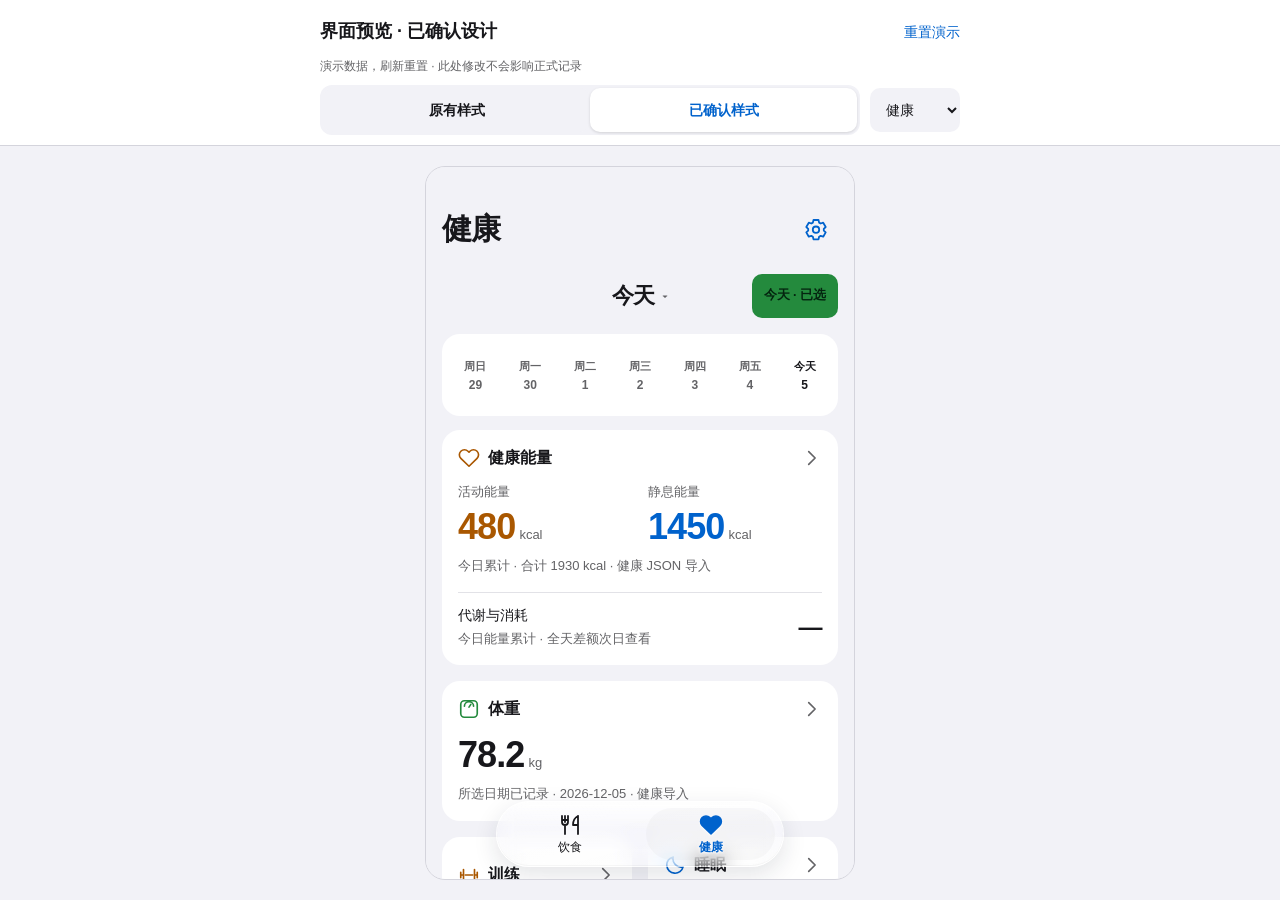
<file: preview/index.html>
<!doctype html>
<html lang="zh-CN">
<head>
  <meta charset="utf-8">
  <meta name="viewport" content="width=device-width,initial-scale=1,viewport-fit=cover">
  <meta name="color-scheme" content="light dark">
  <title>健康记录 · 界面预览</title>
  <style>
    :root{color-scheme:light dark;--bg:#f2f2f7;--card:#fff;--fg:#17171b;--dim:#636366;--line:#d4d4dc;--tint:#0062cc}
    @media(prefers-color-scheme:dark){:root{--bg:#000;--card:#1c1c1e;--fg:#fff;--dim:#aeaeb2;--line:#38383a;--tint:#64a8ff}}
    *{box-sizing:border-box}body{margin:0;background:var(--bg);color:var(--fg);font:15px/1.5 -apple-system,BlinkMacSystemFont,"Segoe UI","PingFang SC","Microsoft YaHei",sans-serif}
    .review{height:100vh;height:100dvh;display:flex;flex-direction:column}
    header{flex:none;background:var(--card);border-bottom:1px solid var(--line);padding:calc(10px + env(safe-area-inset-top)) 16px 10px}
    .tools{max-width:640px;margin:auto}.heading{display:flex;align-items:center;justify-content:space-between;gap:12px}
    h1{font-size:18px;line-height:1.4;margin:0;font-weight:650}p{margin:3px 0 10px;font-size:12px;color:var(--dim)}
    button,select{font:inherit;min-height:44px;border:0;border-radius:10px;padding:8px 12px;background:var(--bg);color:var(--fg);cursor:pointer}
    button:focus-visible,select:focus-visible{outline:2px solid var(--tint);outline-offset:2px}button:active{opacity:.7}
    #reset{background:none;color:var(--tint);font-size:14px;padding:8px 0}.controls{display:flex;gap:10px;align-items:center}
    .styles{display:flex;flex:1;padding:3px;background:var(--bg);border-radius:12px}.styles button{flex:1;min-width:0;white-space:nowrap;font-size:14px;font-weight:600}
    .styles button[aria-pressed=true]{background:var(--card);box-shadow:0 1px 3px #0002;color:var(--tint)}
    select{width:90px;font-size:14px}.stage{flex:1;min-height:0;display:flex;justify-content:center;padding:20px}
    iframe{display:block;width:430px;max-width:100%;height:100%;border:1px solid var(--line);border-radius:20px;background:var(--bg)}
    @media(max-width:600px){.stage{padding:0}iframe{width:100%;border:0;border-radius:0}.controls{gap:8px}header{padding-left:12px;padding-right:12px}}
    @media(prefers-reduced-motion:reduce){*{scroll-behavior:auto}}
  </style>
</head>
<body>
<main class="review">
  <header><div class="tools">
    <div class="heading"><h1>界面预览 · 已确认设计</h1><button id="reset">重置演示</button></div>
    <p>演示数据，刷新重置 · 此处修改不会影响正式记录</p>
    <div class="controls">
      <div class="styles" role="group" aria-label="比较界面样式">
        <button id="currentStyle" aria-pressed="false">原有样式</button>
        <button id="newStyle" aria-pressed="true">已确认样式</button>
      </div>
      <select id="page" aria-label="预览页面">
        <option value="health">健康</option><option value="diet">饮食</option>
        <option value="weight">体重</option><option value="energy">能量</option>
        <option value="training">训练</option><option value="sleep">睡眠</option>
        <option value="import">导入</option><option value="settings">设置</option>
      </select>
    </div>
  </div></header>
  <div class="stage"><iframe id="appPreview" src="app.html?v=0f252d918a18#/health" sandbox="allow-scripts allow-downloads" title="健康记录交互预览"></iframe></div>
</main>
<script>
  const frame = document.getElementById('appPreview');
  const appSource = frame.getAttribute('src').split('#')[0];
  let enabled = true;
  const send = data => frame.contentWindow.postMessage({type:'kcal-design-preview',...data}, '*');
  function selectStyle(value){
    enabled = value;
    document.getElementById('currentStyle').setAttribute('aria-pressed',String(!value));
    document.getElementById('newStyle').setAttribute('aria-pressed',String(value));
    send({action:'style',enabled});
  }
  document.getElementById('currentStyle').addEventListener('click',()=>selectStyle(false));
  document.getElementById('newStyle').addEventListener('click',()=>selectStyle(true));
  document.getElementById('page').addEventListener('change',event=>send({action:'route',route:event.target.value}));
  let resetCount = 0;
  document.getElementById('reset').addEventListener('click',()=>{frame.src=appSource+(appSource.includes('?')?'&':'?')+'reset='+(++resetCount)+'#/health';document.getElementById('page').value='health'});
  window.addEventListener('message',event=>{
    if(event.source===frame.contentWindow && event.data?.type==='kcal-design-preview-ready') send({action:'style',enabled});
  });
</script>
</body>
</html>
</file>
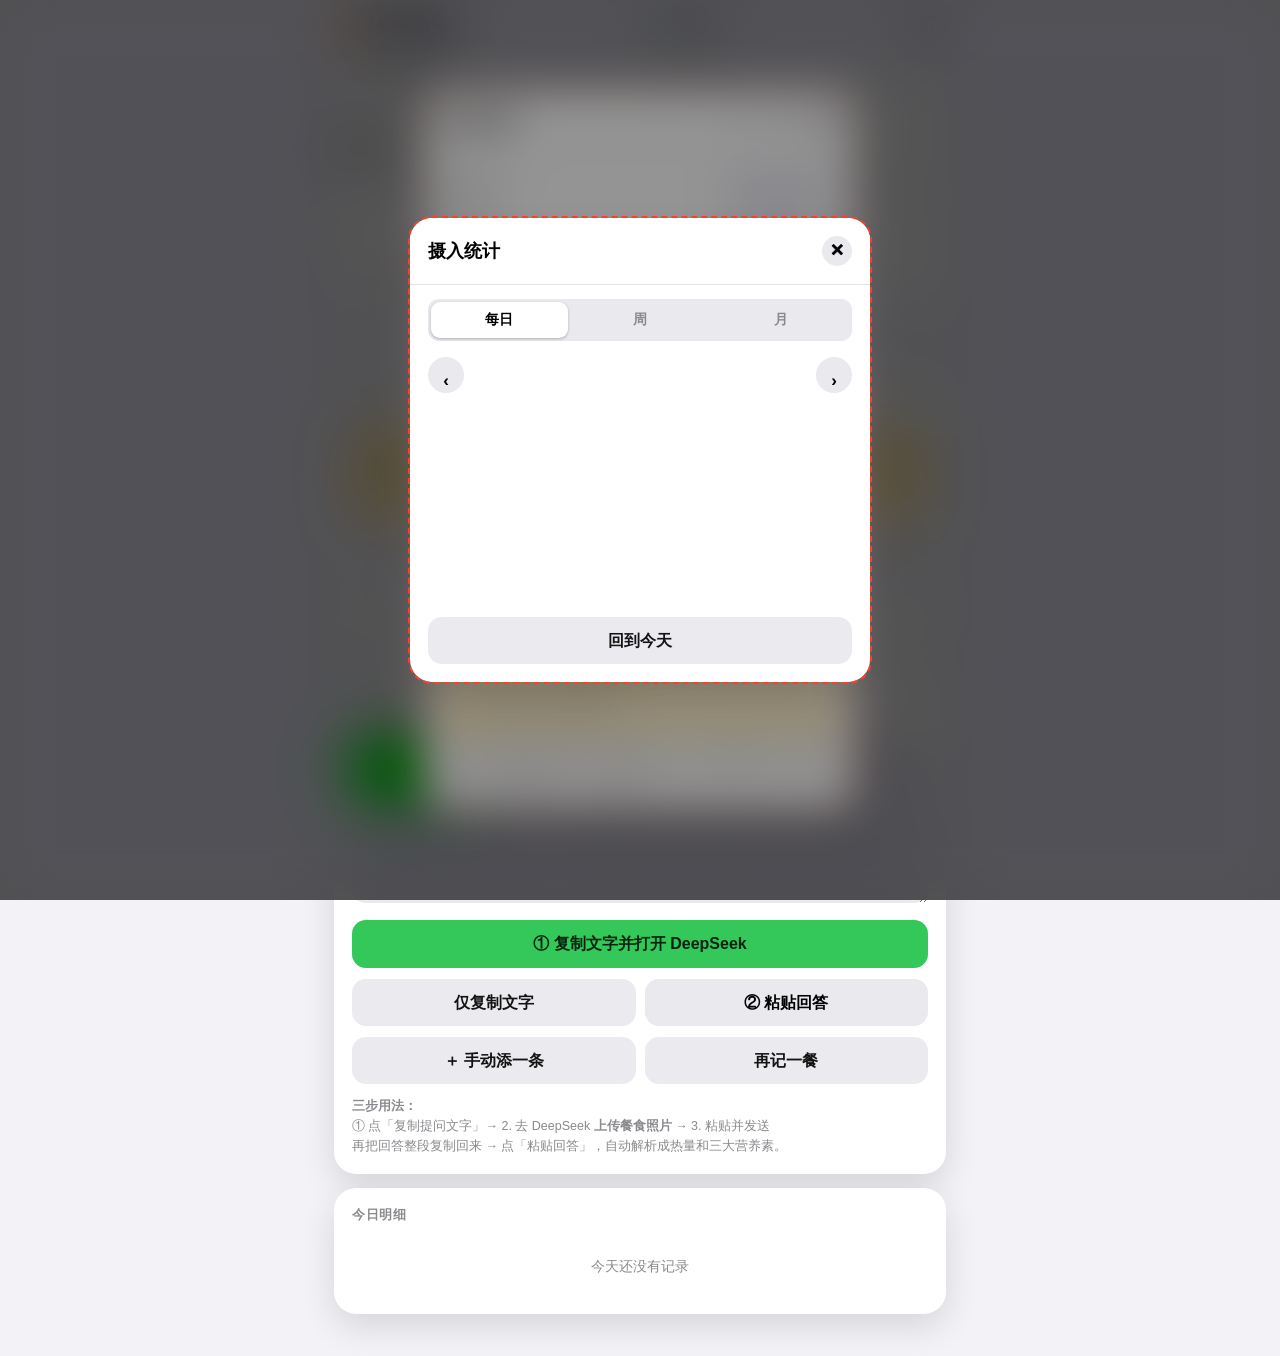
<file: layout-preview.html>
﻿<!DOCTYPE html>
<html lang="zh-CN">
<head>
<meta charset="utf-8">
<meta name="viewport" content="width=device-width,initial-scale=1,viewport-fit=cover">
<meta name="theme-color" content="#000000">
<meta name="apple-mobile-web-app-capable" content="yes">
<meta name="apple-mobile-web-app-status-bar-style" content="black-translucent">
<title>布局预览 · 设置面板</title>
<link rel="manifest" href="./manifest.webmanifest">
<!-- PNG 图标：安卓 Chrome 不接受 SVG 作主屏幕图标，iOS 也不支持 SVG 的 apple-touch-icon -->
<link rel="icon" href="./icons/icon-192.png" sizes="192x192" type="image/png">
<link rel="apple-touch-icon" href="./icons/apple-touch-icon.png" sizes="180x180">
<link rel="icon" href="./icon.svg" type="image/svg+xml">
<style>
  :root{
    /* iOS 系统色（深色模式变体），贴近原生质感 */
    --bg:#000000; --card:#1c1c1e; --card2:#2c2c2e; --line:#38383a;
    --fg:#ffffff; --dim:#98989f;
    --acc:#30d158;          /* systemGreen dark */
    --p:#0a84ff;            /* systemBlue dark */
    --f:#ffd60a;            /* systemYellow dark */
    --c:#ff9f0a;            /* systemOrange dark */
    --radius:22px; --radius-sm:14px;
    --shadow:0 12px 34px rgba(0,0,0,.5);
  }
  @media (prefers-color-scheme: light){
    :root{
      --bg:#f2f2f7; --card:#ffffff; --card2:#e9e9ee; --line:#e2e2e7;
      --fg:#000000; --dim:#8a8a8e;
      --acc:#34c759; --p:#007aff; --f:#ffcc00; --c:#ff9500;
      --shadow:0 12px 34px rgba(0,0,0,.12);
    }
  }
  *{box-sizing:border-box;-webkit-tap-highlight-color:transparent}
  html,body{margin:0;padding:0;background:var(--bg);color:var(--fg);
    font:16px/1.45 -apple-system,BlinkMacSystemFont,"SF Pro Text","Segoe UI","PingFang SC","Microsoft YaHei",sans-serif;
    -webkit-font-smoothing:antialiased}
  body{padding:calc(14px + env(safe-area-inset-top)) 14px calc(28px + env(safe-area-inset-bottom));
    max-width:640px;margin:0 auto}
  h1{font-size:22px;margin:0;display:flex;align-items:center;gap:8px;line-height:1.2;
    font-weight:700;letter-spacing:-.02em}
  .top{display:flex;justify-content:space-between;align-items:center;margin-bottom:16px;gap:10px}
  /* 关键：flex 居中 + padding:0 + line-height:1
     否则 button 的默认 padding 和 emoji 字形的行盒会让齿轮偏 */
  .iconbtn{flex:0 0 auto;display:inline-flex;align-items:center;justify-content:center;
    padding:0;line-height:1;
    background:var(--card2);border:none;color:var(--fg);
    width:38px;height:38px;border-radius:50%;font-size:20px;cursor:pointer}
  button.iconbtn{font-family:inherit}
  /* emoji 字形的几何中心略低于方框中心，单独微调 */
  .top .iconbtn{font-size:21px}
  .top .iconbtn>span,.modal h2 .iconbtn>span{display:block;transform:translateY(-1px)}
  .card{background:var(--card);border:none;border-radius:var(--radius);
    padding:18px;margin-bottom:14px;box-shadow:var(--shadow)}
  .card h2{font-size:13px;font-weight:600;color:var(--dim);margin:0 0 12px;
    letter-spacing:.04em;text-transform:uppercase}
  .kcal{display:flex;align-items:baseline;gap:8px;margin-bottom:2px}
  .kcal b{font-size:44px;font-weight:700;letter-spacing:-.03em}
  .kcal span{color:var(--dim);font-size:14px}
  .bar{height:8px;background:var(--card2);border-radius:99px;overflow:hidden;margin-top:12px}
  .bar>i{display:block;height:100%;background:var(--acc);width:0;border-radius:99px;
    transition:width .35s cubic-bezier(.25,.8,.35,1)}
  .macro{display:flex;justify-content:space-between;font-size:13px;margin-top:14px}
  .macro>div{flex:1;text-align:center}
  .macro b{display:block;font-size:17px;font-weight:700}
  .macro small{color:var(--dim);font-size:11px}
  textarea{width:100%;min-height:96px;background:var(--card2);color:var(--fg);
    border:none;border-radius:var(--radius-sm);padding:13px;font:inherit;resize:vertical}
  textarea::placeholder{color:var(--dim)}
  textarea:focus{outline:none;box-shadow:0 0 0 3px rgba(48,209,88,.35)}
  .row{display:flex;gap:9px;flex-wrap:wrap;margin-top:11px}
  button{font:inherit;font-weight:600;border-radius:var(--radius-sm);border:none;
    background:var(--card2);color:var(--fg);padding:12px 15px;cursor:pointer;
    transition:transform .12s ease,opacity .12s ease}
  button:active{transform:scale(.97);opacity:.85}
  button.primary{background:var(--acc);color:#04240f}
  button.ghost{background:var(--card2);color:var(--fg);opacity:.92}
  button.wide{flex:1}
  button:disabled{opacity:.45}
  .hint{color:var(--dim);font-size:12.5px;margin-top:12px;line-height:1.6}
  .hint code{background:var(--card2);padding:1px 6px;border-radius:6px;font-size:11px}
  /* 餐次选择 */
  .mealbar{display:flex;gap:7px;margin-bottom:11px;flex-wrap:wrap}
  .mealchip{flex:1 1 0;min-width:0;display:flex;flex-direction:column;align-items:center;gap:2px;
    padding:9px 4px;border-radius:var(--radius-sm);border:none;background:var(--card2);
    color:var(--fg);font:inherit;cursor:pointer;transition:transform .12s ease}
  .mealchip b{font-size:13px;font-weight:600;white-space:nowrap}
  .mealchip small{font-size:10px;color:var(--dim);white-space:nowrap}
  .mealchip.on{background:var(--acc);color:#04240f}
  .mealchip.on small{color:#04240f;opacity:.7}
  /* 明细分组（标题兼折叠按钮） */
  .mgroup{display:flex;justify-content:space-between;align-items:center;width:100%;
    background:transparent;border:none;border-bottom:1px solid var(--line);
    color:var(--dim);font:inherit;font-size:12.5px;font-weight:600;letter-spacing:.02em;
    margin:14px 0 0;padding:8px 0;cursor:pointer;text-align:left;border-radius:0}
  .mgroup:first-child{margin-top:0}
  .mgroup .gleft,.mgroup .gright{display:flex;align-items:center;gap:6px}
  .mgroup .chev{display:inline-block;font-size:10px;transition:transform .2s ease}
  .mgroup.collapsed .chev{transform:rotate(-90deg)}
  .mgroup .gright i{font-style:normal;font-weight:400}
  /* 每条记录的餐次下拉：改餐次后自动移动到对应分组 */
  .mealpick{display:inline-flex;align-items:center;gap:4px;margin-top:7px;
    font-size:11px;color:var(--dim)}
  .mealpick select{appearance:none;-webkit-appearance:none;background-color:var(--card2);
    border:none;color:var(--fg);border-radius:9px;
    padding:4px 21px 4px 9px;font:inherit;font-size:11.5px;
    background-image:linear-gradient(45deg,transparent 50%,var(--dim) 50%),
                     linear-gradient(135deg,var(--dim) 50%,transparent 50%);
    background-position:calc(100% - 12px) 52%,calc(100% - 8px) 52%;
    background-size:4px 4px,4px 4px;background-repeat:no-repeat}
  .mealpick select:focus{outline:none;box-shadow:0 0 0 3px rgba(48,209,88,.3)}
  .item{display:flex;gap:10px;align-items:flex-start;padding:12px 0;border-top:1px solid var(--line)}
  .item:first-of-type{border-top:none}
  .item .nm{flex:1;min-width:0}
  .item .nm strong{display:block;font-size:14px;font-weight:600;
    overflow:hidden;text-overflow:ellipsis;white-space:nowrap}
  .item .nm small{color:var(--dim);font-size:12px}
  .item .right{text-align:right;white-space:nowrap}
  .item .right b{font-size:15px}
  .item .right small{display:block;color:var(--dim);font-size:11px;margin-top:2px}
  .gwrap{display:inline-flex;align-items:center;gap:4px;margin-top:6px;font-size:12px;color:var(--dim);
    max-width:100%;flex-wrap:wrap}
  .gwrap input{width:66px;min-width:0;background:var(--card2);border:none;color:var(--fg);
    border-radius:9px;padding:5px 7px;font:inherit;font-size:12.5px;text-align:right}
  .del{background:transparent;border:none;color:var(--dim);font-size:17px;padding:2px 0 2px 6px;cursor:pointer}
  .empty{color:var(--dim);font-size:13.5px;text-align:center;padding:20px 0}
  /* 弹出层：flex 居中 + 安全区适配 + iOS 毛玻璃 */
  .modal{position:fixed;top:0;left:0;right:0;bottom:0;z-index:90;display:none;
    background:rgba(0,0,0,.62);
    padding:calc(14px + env(safe-area-inset-top)) 14px calc(14px + env(safe-area-inset-bottom));}
  /* 支持毛玻璃时才用低透明度，避免不支持时内容透出来影响阅读 */
  @supports ((-webkit-backdrop-filter:blur(1px)) or (backdrop-filter:blur(1px))){
    .modal{background:rgba(0,0,0,.42);
      -webkit-backdrop-filter:saturate(180%) blur(22px);backdrop-filter:saturate(180%) blur(22px)}
  }
  .modal.on{display:flex;align-items:center;justify-content:center}
  .modal .panel{width:100%;max-width:430px;max-height:100%;overflow:auto;
    -webkit-overflow-scrolling:touch;
    background:var(--card);color:var(--fg);border:none;
    border-radius:var(--radius);padding:18px;box-shadow:var(--shadow)}
  .modal h2{position:sticky;top:-18px;margin:-18px -18px 14px;padding:18px;
    background:var(--card);display:flex;justify-content:space-between;align-items:center;
    font-size:18px;font-weight:700;border-bottom:1px solid var(--line)}
  .fld{display:flex;justify-content:space-between;align-items:center;gap:10px;margin-bottom:12px}
  .fld label{font-size:15px;flex:0 0 auto}
  .fld input{width:112px;min-width:0;flex:0 1 auto;background:var(--card2);border:none;
    color:var(--fg);border-radius:11px;padding:9px 11px;font:inherit;text-align:right}
  .fld input:focus{outline:none;box-shadow:0 0 0 3px rgba(48,209,88,.3)}
  .toast{position:fixed;left:50%;bottom:calc(26px + env(safe-area-inset-bottom));
    transform:translateX(-50%) translateY(20px);
    background:rgba(28,28,30,.92);color:#fff;padding:11px 18px;border-radius:99px;font-size:13.5px;
    opacity:0;pointer-events:none;transition:.25s;z-index:99;
    -webkit-backdrop-filter:blur(14px);backdrop-filter:blur(14px)}
  .toast.on{opacity:1;transform:translateX(-50%) translateY(0)}
  /* ===== 统计面板（圆环 + 周/月） ===== */
  .statbtn{flex:0 1 auto;display:inline-flex;align-items:center;justify-content:center;gap:6px;
    min-width:0;background:var(--card2);border:none;color:var(--fg);
    border-radius:99px;height:38px;padding:0 16px;font:inherit;font-size:14px;
    font-weight:600;cursor:pointer}
  .tabs{display:flex;gap:4px;background:var(--card2);padding:3px;border-radius:11px;margin-bottom:16px}
  .tab{flex:1;border:none;background:transparent;color:var(--dim);font:inherit;font-size:13.5px;
    font-weight:600;padding:8px 0;border-radius:9px;cursor:pointer;transition:background .15s}
  .tab.on{background:var(--card);color:var(--fg);box-shadow:0 1px 3px rgba(0,0,0,.25)}
  .dashhead{display:flex;align-items:center;justify-content:space-between;margin-bottom:12px;gap:8px}
  .dashhead .dtitle{display:flex;flex-direction:column;align-items:center;min-width:0}
  .dashhead .dtitle b{font-size:16px;font-weight:700;white-space:nowrap}
  .dashhead .dtitle small{color:var(--dim);font-size:11px}
  .navbtn{width:36px;height:36px;flex:0 0 auto;border-radius:50%;background:var(--card2);
    border:none;color:var(--fg);font-size:17px;cursor:pointer}
  /* 圆环与图例：窄屏自动改为上下排列，避免挤在一起 */
  .ringbox{display:flex;gap:14px;align-items:center;margin:2px 0 16px}
  .ringbox svg{flex:0 0 auto;width:196px;height:196px}
  .legend{flex:1;min-width:0;padding-left:4px}
  .lrow{display:flex;align-items:center;gap:8px;font-size:13.5px;margin-bottom:11px}
  .lrow .dot{width:10px;height:10px;border-radius:50%;flex:0 0 auto}
  .lrow .nm{flex:1;color:var(--dim);min-width:0}
  .lrow b{font-weight:700;white-space:nowrap}
  @media (max-width:379px){
    .ringbox{flex-direction:column;gap:10px}
    .legend{width:100%}
    .lrow{margin-bottom:8px}
  }
  .hist{display:flex;align-items:flex-end;gap:5px;height:132px;margin:6px 0 6px}
  .hcol{flex:1;display:flex;flex-direction:column;align-items:center;height:100%;min-width:0}
  .htrack{flex:1;width:100%;display:flex;flex-direction:column;justify-content:flex-end}
  .hfill{width:100%;background:var(--acc);border-radius:7px 7px 4px 4px;min-height:3px;
    transition:height .35s cubic-bezier(.25,.8,.35,1)}
  .hcol small{font-size:9.5px;color:var(--dim);margin-top:6px;white-space:nowrap}
  .hcol.today small{color:var(--fg);font-weight:600}
  .dashsum{font-size:12px;color:var(--dim);line-height:1.7;margin-top:6px}
  .dashsum b{color:var(--fg)}
  /* 数据风险提示与备份 */
  .alertbox{background:rgba(255,159,10,.14);border:1px solid rgba(255,159,10,.45);
    border-radius:var(--radius-sm);padding:12px 13px;margin-bottom:14px;
    font-size:12.5px;line-height:1.6;color:var(--fg)}
  .alertbox b{color:var(--f)}
  .alertbox small{display:block;color:var(--dim);font-size:11px;margin-top:6px}
  @media (prefers-color-scheme: light){.toast{background:#1a1f2bdd}}
.modal{display:flex !important;align-items:center;justify-content:center}
.modal .panel{outline:2px dashed #ff3d2e}
</style>
</head>
<body>

<div class="top">
  <h1>🔥 热量记账</h1>
  <button class="statbtn" id="btnStats" aria-label="查看统计"><span>📊</span><span>统计</span></button>
  <button class="iconbtn" id="btnSet" title="目标设置" aria-label="目标设置"><span>&#9881;&#65038;</span></button>
</div>

<!-- ===== 今日总计 ===== -->
<div class="card">
  <h2 id="todayLabel">今日总计</h2>
  <div class="kcal"><b id="tKcal">0</b><span>/ <i id="gKcal">2000</i> kcal</span></div>
  <div class="bar"><i id="barKcal"></i></div>
  <div class="macro">
    <div><b id="tP" style="color:var(--p)">0</b><small>蛋白质 g</small></div>
    <div><b id="tF" style="color:var(--f)">0</b><small>脂肪 g</small></div>
    <div><b id="tC" style="color:var(--c)">0</b><small>碳水 g</small></div>
  </div>
  <div class="hint" id="mealTotals" style="margin-top:12px"></div>
  <div class="row">
    <button class="wide ghost" id="btnExport">导出今日 CSV</button>
    <button class="wide ghost" id="btnReset">清空今日</button>
  </div>
</div>

<!-- ===== 数据安全 ===== -->
<div class="card">
  <h2>数据与备份</h2>
  <div class="alertbox" id="riskBox"></div>
  <div class="row" style="margin-top:0">
    <button class="wide" id="btnBackup">⬇️ 备份全部数据</button>
    <button class="wide" id="btnRestore">⬆️ 恢复备份</button>
  </div>
  <div class="hint">
    备份是一个 JSON 文件，包含全部历史记录与目标设置。建议存到「文件」App 或发给自己，
    换手机、清理浏览器数据、重装主屏幕图标后都能一键还原。
  </div>
</div>

<!-- ===== 记录一餐 ===== -->
<div class="card">
  <h2>记录一餐</h2>

  <div class="hint" style="margin:0 0 10px">
    📷 <b>照片直接在 DeepSeek 里上传</b> —— 本应用不需要也不接触照片，更不需要相机权限。
  </div>

  <div class="mealbar" id="mealBar"></div>

  <textarea id="desc" placeholder="可选，写一句更准，例如：一碗米饭约200g、两块红烧肉、半盘炒青菜，油比较多"></textarea>

  <div class="row">
    <button class="wide primary" id="btnCopy">① 复制文字并打开 DeepSeek</button>
  </div>
  <div class="row">
    <button class="wide ghost" id="btnCopyOnly">仅复制文字</button>
    <button class="wide" id="btnPaste">② 粘贴回答</button>
  </div>
  <div class="row">
    <button class="wide ghost" id="btnManual">＋ 手动添一条</button>
    <button class="wide ghost" id="btnAgain">再记一餐</button>
  </div>

  <div class="hint">
    <b>三步用法：</b><br>
    ① 点「复制提问文字」→ 2. 去 DeepSeek <b>上传餐食照片</b> → 3. 粘贴并发送<br>
    再把回答整段复制回来 → 点「粘贴回答」，自动解析成热量和三大营养素。
  </div>
</div>

<!-- ===== 今日明细 ===== -->
<div class="card">
  <h2>今日明细</h2>
  <div id="list"></div>
</div>

<!-- ===== 设置 ===== -->
<!-- 遮罩直接挂在 body 上（不在任何 transform 容器内），并用 flex 居中 + 安全区 padding，
     避免 iOS 主屏幕版被底部悬浮工具栏压住或偏移 -->
<div class="modal" id="dlg">
  <div class="panel">
    <h2>
      <span>每日目标</span>
      <span style="display:flex;align-items:center;gap:10px">
        <small id="verLabel" style="color:var(--dim);font-size:11px;font-weight:400"></small>
        <button class="iconbtn" id="btnCloseX" title="关闭" aria-label="关闭"
          style="width:30px;height:30px;font-size:15px"><span>&#10005;</span></button>
      </span>
    </h2>
    <div class="fld"><label>热量 kcal</label><input id="sKcal" type="number" inputmode="numeric"></div>
    <div class="fld"><label>蛋白质 g</label><input id="sP" type="number" inputmode="numeric"></div>
    <div class="fld"><label>脂肪 g</label><input id="sF" type="number" inputmode="numeric"></div>
    <div class="fld"><label>碳水 g</label><input id="sC" type="number" inputmode="numeric"></div>
    <div class="fld" style="align-items:flex-start;flex-direction:column;gap:4px">
      <label style="font-size:13px">DeepSeek 唤起链接（可选）</label>
      <input id="sScheme" type="text" inputmode="url" placeholder="例：deepseek:// 或 shortcuts://run-shortcut?name=记热量"
        style="width:100%;text-align:left">
      <div class="hint" style="margin:0">
        默认已尝试 <code>chat.deepseek.com</code> 通用链接。若你有实测可用的 App URL scheme，
        填在这里会优先使用；没有就留空。
      </div>
    </div>
    <div class="row" style="margin-top:16px">
      <button class="wide primary" id="btnSaveSet">保存</button>
      <button class="wide ghost" id="btnCloseSet">取消</button>
    </div>
    <div class="row">
      <button class="wide ghost" id="btnUpdate">🔄 检查更新</button>
    </div>
    <div class="alertbox" style="margin-top:14px">
      <b>⚠️ 数据只存在这台手机的浏览器里</b>
      <small id="setRisk">与账号无关、不上云。删除主屏幕图标、清理浏览器数据、换手机都会丢失，请定期用「备份全部数据」。</small>
      <small id="lastBackup"></small>
    </div>
    <div class="hint">参考：轻体力活动成年人约 1800–2200 kcal；减脂期常见 1200–1600 kcal，
      蛋白质建议 1.2–1.6 g/kg 体重。</div>
  </div>
</div>

<div class="toast" id="toast"></div>

<!-- ===== 统计面板：圆环（蛋白质/脂肪/碳水）+ 周/月趋势 ===== -->
<div class="modal" id="dash">
  <div class="panel" style="max-width:460px">
    <h2>
      <span>摄入统计</span>
      <button class="iconbtn" id="btnDashClose" title="关闭" aria-label="关闭"
        style="width:30px;height:30px;font-size:15px"><span>&#10005;</span></button>
    </h2>

    <div class="tabs" id="dashTabs">
      <button class="tab on" data-view="day">每日</button>
      <button class="tab" data-view="week">周</button>
      <button class="tab" data-view="month">月</button>
    </div>

    <div class="dashhead">
      <button class="navbtn" id="dashPrev" aria-label="上一段">‹</button>
      <span class="dtitle"><b id="dashTitle"></b><small id="dashSub"></small></span>
      <button class="navbtn" id="dashNext" aria-label="下一段">›</button>
    </div>

    <div class="ringbox">
      <svg id="ringSvg" width="196" height="196" viewBox="0 0 196 196" aria-label="营养素圆环"></svg>
      <div class="legend" id="ringLegend"></div>
    </div>

    <div id="dashTrend"></div>
    <div class="dashsum" id="dashSum"></div>

    <div class="row" style="margin-top:16px">
      <button class="wide ghost" id="btnDashToday">回到今天</button>
    </div>
  </div>
</div>

<script>
'use strict';
const $ = id => document.getElementById(id);
const N = v => Number.isFinite(v) ? Math.round(v * 10) / 10 : 0;

/* ---------------- 存储（全部本地，file:// 也能用） ---------------- */
const LSK = 'kcal.entries.v1', LSS = 'kcal.settings.v1', LSM = 'kcal.meta.v1';
const todayKey = () => new Date().toLocaleDateString('sv-SE');   // YYYY-MM-DD 本地时区

/* 餐次定义：顺序即界面顺序 */
const MEALS = [
  { k: 'breakfast', name: '早餐', icon: '🌅' },
  { k: 'lunch',     name: '午餐', icon: '☀️' },
  { k: 'dinner',    name: '晚餐', icon: '🌙' },
  { k: 'snack',     name: '加餐', icon: '🍎' }
];
const MEAL_KEYS = MEALS.map(m => m.k);
const mealName = k => (MEALS.find(m => m.k === k) || { name: '加餐' }).name;

/* 按当前时间猜默认餐次 */
function guessMeal(){
  const h = new Date().getHours();
  if (h < 10) return 'breakfast';
  if (h < 15) return 'lunch';
  if (h < 21) return 'dinner';
  return 'snack';
}

let currentMeal = guessMeal();
/* 明细里各餐分组的折叠状态（只记"是否收起"） */
let collapsedGroups = {};
let store = {};
let settings = { kcal: 2000, p: 120, f: 60, c: 250 };
let lastBackup = '';                       // 上次备份日期 YYYY-MM-DD

try { store = JSON.parse(localStorage.getItem(LSK) || '{}') || {}; } catch (e) { store = {}; }
try { Object.assign(settings, JSON.parse(localStorage.getItem(LSS) || '{}')); } catch (e) {}
try {
  const meta = JSON.parse(localStorage.getItem(LSM) || '{}') || {};
  if (meta.lastBackup) lastBackup = String(meta.lastBackup);
} catch (e) {}
const saveMeta = () => { try { localStorage.setItem(LSM, JSON.stringify({ lastBackup: lastBackup })); } catch (e) {} };

/* 旧版每条记录没有 meal 字段（整日一个列表）——
   迁移时统一归到「晚餐」桶之外的一个兼容桶 __legacy，展示时归入"未分餐"，
   这样历史数据不会丢，也不会被胡乱塞进早/午餐。 */
const LEGACY = '__legacy';
const asList = v => Array.isArray(v) ? v : (v && typeof v === 'object' ? Object.values(v) : []);
function normalizeDay(d){
  if (Array.isArray(d)){                       // v1：整日扁平数组
    return d.length ? { [LEGACY]: d } : {};
  }
  if (d && typeof d === 'object'){
    const out = {};
    for (const k of Object.keys(d)){
      const items = asList(d[k]).filter(it => it && typeof it === 'object' && (it.name || it.kcal));
      if (!items.length) continue;
      const key = (MEAL_KEYS.indexOf(k) !== -1 || k === LEGACY) ? k : LEGACY;
      out[key] = (out[key] || []).concat(items);
    }
    return out;
  }
  return {};
}
/* 兼容各种历史/外来格式：{date:{meal:[...]}}、{date:{meal:{id:item}}}、{date:[...]} */
function normalizeStore(raw){
  const out = {};
  if (!raw || typeof raw !== 'object') return out;
  for (const date of Object.keys(raw)){
    if (!/^\d{4}-\d{2}-\d{2}$/.test(date)) continue;
    const d = normalizeDay(raw[date]);
    if (Object.keys(d).length) out[date] = d;
  }
  return out;
}
store = normalizeStore(store);

// 只保留最近 30 天
(function prune(){
  const keys = Object.keys(store).sort();
  while (keys.length > 30) delete store[keys.shift()];
})();

const save = () => { try { localStorage.setItem(LSK, JSON.stringify(store)); } catch (e) {} };
const saveSet = () => { try { localStorage.setItem(LSS, JSON.stringify(settings)); } catch (e) {} };
const today = () => (store[todayKey()] = store[todayKey()] || {});
/* 读任意日期的数据：注意不是 today()，不能顺手创建空日期（否则浏览历史会塞满空记录） */
const dateFor = k => store[k] || {};
const mealList = k => (today()[k] = today()[k] || []);
/* 当餐列表；兼容桶里的旧数据不参与新记录 */
const day = () => mealList(currentMeal);
const allItems = () => MEAL_KEYS.concat([LEGACY]).reduce((a, k) => a.concat(today()[k] || []), []);
const sum = arr => arr.reduce((a, o) => ({
  kcal: a.kcal + (+o.kcal || 0), p: a.p + (+o.protein || 0),
  f: a.f + (+o.fat || 0), c: a.c + (+o.carbs || 0)
}), { kcal: 0, p: 0, f: 0, c: 0 });

/* ---------------- 提示词 ---------------- */
function buildPrompt(){
  const d = $('desc').value.trim();
  const mn = mealName(currentMeal);
  return `【餐次】${mn}\n` +
    (d ? `【我的描述】${d}\n` : '') +
`估算我这一餐（${mn}）的热量和三大营养素（若上面附了照片，请结合照片；否则按我的描述估算）。要求：
1. 逐项列出每种食物，给出估算重量（克）、热量（kcal）、蛋白质、脂肪、碳水（克）
2. 考虑中式烹饪的用油量，不要低估炒菜、红烧、油炸的热量
3. 最后一行给出合计
4. 严格按下面格式输出，只用一行一项，不要输出表格、不要输出额外解释：

米饭 | 200g | 232kcal | 蛋白质5g | 脂肪0.6g | 碳水51g
红烧肉 | 80g | 320kcal | 蛋白质10g | 脂肪30g | 碳水3g
合计 | - | 552kcal | 蛋白质15g | 脂肪30.6g | 碳水54g`;
}

/* ---------------- 解析 ---------------- */
// 兼容多种写法：| 、 ：、 空格、括号、全角
const LABELS = '食物名称|菜品名称|食品名称|名称|菜品|食物|重量|约重|克重|克数|每份|热量|能量|卡路里|kcal|千卡|大卡|蛋白质|蛋白|protein|pro|脂肪|fat|碳水化合物|碳水|糖类|carb|carbs';
const FIELD_RE = '蛋\\s*白\\s*质|蛋\\s*白|protein|pro|脂\\s*肪|fat|碳\\s*水\\s*化\\s*合\\s*物|碳\\s*水|糖\\s*类|carb(?:ohydrate)?s?|热\\s*量|能\\s*量|卡\\s*路\\s*里|kcal|千\\s*卡|大\\s*卡';

function parseLine(raw){
  let s = raw.replace(/\*\*/g, '').replace(/^\s*[-*•\d.、)）]+\s*/, '').trim();
  if (!s || /^(合计|总计|小计|total|合\s*计)/i.test(s)) return null;
  if (!/\d/.test(s)) return null;
  if (!/(kcal|千卡|大卡|卡路里|能量|热量)/i.test(s)) return null;

  const grab = re => { const m = s.match(re); return m ? parseFloat(m[1]) : 0; };

  // 先取三大营养素和热量，再从剩余文本里找重量，避免把「蛋白质5克」的 5 误当成重量
  const kcal    = grab(/(\d+(?:\.\d+)?)\s*(?:kcal|千卡|大卡)/i)
               || grab(new RegExp('(?:热\\s*量|能\\s*量|卡\\s*路\\s*里)\\s*[:：=]?\\s*(\\d+(?:\\.\\d+)?)', 'i'));
  const protein = grab(new RegExp('(?:蛋\\s*白\\s*质|蛋\\s*白|protein|pro)\\s*[:：=]?\\s*(\\d+(?:\\.\\d+)?)', 'i'));
  const fat     = grab(new RegExp('(?:脂\\s*肪|fat)\\s*[:：=]?\\s*(\\d+(?:\\.\\d+)?)', 'i'));
  const carbs   = grab(new RegExp('(?:碳\\s*水\\s*化\\s*合\\s*物|碳\\s*水|糖\\s*类|carb(?:ohydrate)?s?)\\s*[:：=]?\\s*(\\d+(?:\\.\\d+)?)', 'i'));
  if (!kcal && !protein && !fat && !carbs) return null;

  // 剔除所有已识别的字段，剩下的数字才可能是重量
  const cleaned = s.replace(new RegExp('(?:' + FIELD_RE + ')\\s*[:：=]?\\s*\\d+(?:\\.\\d+)?\\s*(?:g|G|克|ml|mL|毫升)?', 'gi'), ' ');

  const grams = grab(new RegExp('(?:重\\s*量|约\\s*重|克\\s*重|克\\s*数|每\\s*份)\\s*[:：=]?\\s*(\\d+(?:\\.\\d+)?)', 'i'))
             || (cleaned.match(/(\d+(?:\.\d+)?)\s*(?:g|G|克|ml|mL|毫升)(?![a-zA-Z\u4e00-\u9fa5])/)
                 ? parseFloat(cleaned.match(/(\d+(?:\.\d+)?)\s*(?:g|G|克|ml|mL|毫升)(?![a-zA-Z\u4e00-\u9fa5])/)[1]) : 0);

  // 名称：优先取「食物名称：X」这种显式字段
  let name = '';
  const nm = s.match(new RegExp('(?:食物名称|菜品名称|食品名称|名称|菜品|食物)\\s*[:：=]\\s*([^|｜,，;；]+?)(?=\\s*(?:' + LABELS + ')\\s*[:：=]|$)', 'i'));
  if (nm) name = nm[1].trim();

  // 否则取第一个分隔符之前；「白米饭（200克）：」这种中文冒号前是长描述，也算名称
  let cut = -1;
  for (const sp of ['|', '｜', '\t', '：', ':', '，', ',', '；', ';']){
    const i = s.indexOf(sp);
    if (i > 0 && (cut === -1 || i < cut)) cut = i;
  }
  if (!name){
    if (cut > 0){
      const before = s.slice(0, cut);
      if (!new RegExp('^\\s*(?:' + LABELS + ')\\s*$', 'i').test(before)) name = before;
    } else {
      const m = s.match(/^(.*?)\s*\d/);          // 无分隔符：按第一个数字切开
      if (m && m[1]) name = m[1];
    }
  }
  name = name.replace(/[（(][^）)]*[)）]/g, '')
             .replace(new RegExp('\\s*(?:' + LABELS + ')\\s*[:：=]?\\s*$', 'i'), '')
             .replace(/[\s\-–—|]+$/, '').trim();
  if (!name) name = '未命名';

  return { name, grams, kcal, protein, fat, carbs };
}

function parseText(text){
  const out = [];
  // 先试 JSON（万一模型返回 JSON）
  try {
    const cleaned = text.replace(/```[a-z]*/gi, '').trim();
    const a = cleaned.indexOf('['), b = cleaned.lastIndexOf(']');
    const o = cleaned.indexOf('{'), p = cleaned.lastIndexOf('}');
    let json = null;
    if (a !== -1 && b > a) json = JSON.parse(cleaned.slice(a, b + 1));
    else if (o !== -1 && p > o) json = [JSON.parse(cleaned.slice(o, p + 1))];
    if (Array.isArray(json) && json.length){
      for (const it of json){
        const name = it.name || it.食物 || it.名称;
        if (!name) continue;
        out.push({
          name: String(name),
          grams: +(it.grams || it.weight || it.克数 || 0),
          kcal: +(it.kcal || it.calories || it.热量 || 0),
          protein: +(it.protein || it.蛋白质 || 0),
          fat: +(it.fat || it.脂肪 || 0),
          carbs: +(it.carbs || it.carbohydrate || it.碳水 || 0)
        });
      }
      if (out.length) return out;
    }
  } catch (e) { /* 不是 JSON，走文本行解析 */ }

  // 标签竖排格式：一餐被拆成多行，每行一个「标签：数值」
  // 例如「食物名称：牛肉炒饭 / 重量：400克 / 热量：720kcal / 蛋白质：24g ...」合并成一条
  const lines = text.split(/\r?\n/).map(l => l.trim()).filter(Boolean);
  const labelOnly = l => new RegExp('^(?:' + LABELS + ')\\s*[:：=]', 'i').test(l);
  const labelCount = lines.filter(labelOnly).length;
  if (labelCount >= 2){
    const merged = parseLine(lines.join(' '));
    if (merged) return [merged];
  }

  for (const line of lines){
    if (line.length > 220) continue;                 // 明显不是数据行
    const it = parseLine(line);
    if (it) out.push(it);
  }
  return out;
}

/* ---------------- 渲染 ---------------- */
function renderMealBar(){
  const bar = $('mealBar');
  bar.innerHTML = '';
  for (const m of MEALS){
    const t = sum(today()[m.k] || []);
    const b = document.createElement('button');
    b.className = 'mealchip' + (m.k === currentMeal ? ' on' : '');
    b.innerHTML = '<b></b><small></small>';
    b.querySelector('b').textContent = m.icon + ' ' + m.name;
    b.querySelector('small').textContent = Math.round(t.kcal) + ' kcal';
    b.addEventListener('click', () => {
      currentMeal = m.k;
      render();
    });
    bar.appendChild(b);
  }
}

function render(){
  const t = sum(allItems());                     // 今天全部（含各餐）
  $('tKcal').textContent = Math.round(t.kcal);
  $('gKcal').textContent = settings.kcal;
  $('barKcal').style.width = Math.min(100, settings.kcal ? t.kcal / settings.kcal * 100 : 0) + '%';
  $('barKcal').style.background = t.kcal > settings.kcal ? '#ff5c5c' : 'var(--acc)';
  $('tP').textContent = N(t.p); $('tF').textContent = N(t.f); $('tC').textContent = N(t.c);

  // 各餐热量小结
  const parts = MEALS.map(m => {
    const s = sum(today()[m.k] || []);
    return m.icon + ' ' + m.name + ' ' + Math.round(s.kcal);
  });
  const legacy = sum(today()[LEGACY] || []);
  if (legacy.kcal) parts.push('未分餐 ' + Math.round(legacy.kcal));
  $('mealTotals').textContent = '各餐热量：' + parts.join(' · ') + ' kcal';

  renderMealBar();

  // 明细：按餐次分组
  const box = $('list');
  box.innerHTML = '';
  let any = false;

  const groups = MEALS.map(m => ({ k: m.k, title: m.icon + ' ' + m.name }));
  if ((today()[LEGACY] || []).length) groups.push({ k: LEGACY, title: '📋 未分餐（旧记录）' });

  for (const g of groups){
    const list = today()[g.k] || [];
    if (!list.length) continue;
    any = true;
    const gs = sum(list);
    const collapsed = collapsedGroups[g.k] === true;

    // 分组标题：整行可点，折叠/展开
    const head = document.createElement('button');
    head.className = 'mgroup' + (collapsed ? ' collapsed' : '');
    head.innerHTML =
      '<span class="gleft"><span class="chev">▾</span><span class="gname"></span></span>' +
      '<span class="gright"><i></i></span>';
    head.querySelector('.gname').textContent = g.title;
    head.querySelector('i').textContent =
      Math.round(gs.kcal) + ' kcal · 蛋' + N(gs.p) + ' 脂' + N(gs.f) + ' 碳' + N(gs.c);
    head.addEventListener('click', () => {
      collapsedGroups[g.k] = !collapsed;
      render();
    });
    box.appendChild(head);
    if (collapsed) continue;

    list.forEach((it, i) => {
      const el = document.createElement('div');
      el.className = 'item';
      el.innerHTML =
        '<div class="nm"><strong></strong>' +
        '<small class="sub"></small>' +
        '<div class="gwrap">重量 <input type="number" inputmode="decimal" value="' + (it.grams || '') + '"> g</div>' +
        '<div class="mealpick">餐次 <select></select></div>' +
        '</div>' +
        '<div class="right"><b>' + Math.round(it.kcal) + '</b><small>kcal</small>' +
        '<small class="m"></small></div>' +
        '<button class="del" title="删除">✕</button>';
      el.querySelector('strong').textContent = it.name;
      el.querySelector('.sub').textContent = it.grams ? ('约 ' + it.grams + ' g') : '';
      el.querySelector('.m').textContent = '蛋' + N(it.protein) + ' 脂' + N(it.fat) + ' 碳' + N(it.carbs);

      // 餐次下拉：改完直接把这条移到对应分组
      const sel = el.querySelector('select');
      const opts = MEALS.map(m => ({ k: m.k, name: m.icon + ' ' + m.name }));
      if (g.k === LEGACY) opts.unshift({ k: LEGACY, name: '📋 未分餐' });
      for (const o of opts){
        const op = document.createElement('option');
        op.value = o.k; op.textContent = o.name;
        if (o.k === g.k) op.selected = true;
        sel.appendChild(op);
      }
      sel.addEventListener('change', () => moveItem(g.k, it, sel.value));

      el.querySelector('input').addEventListener('change', e => {
        const ng = Math.max(0, parseFloat(e.target.value) || 0);
        const og = +it.grams || 0;
        if (og > 0 && ng > 0){                       // 按比例缩放
          const k = ng / og;
          it.kcal *= k; it.protein *= k; it.fat *= k; it.carbs *= k;
        }
        it.grams = ng; save(); render();
      });
      el.querySelector('.del').addEventListener('click', () => { list.splice(i, 1); save(); render(); });
      box.appendChild(el);
    });
  }

  if (!any) box.innerHTML = '<div class="empty">今天还没有记录</div>';
}

function addItems(items){
  if (!items.length){ toast('没解析出数据，试试让 DeepSeek 按格式重发一次'); return 0; }
  const list = day();
  for (const it of items) list.push(it);
  save(); render();
  toast('已记入' + mealName(currentMeal) + ' ' + items.length + ' 项，共 ' + Math.round(sum(items).kcal) + ' kcal');
  return items.length;
}

/* 把某条记录移动到另一餐（也用于把「未分餐」的旧记录归位）。
   按对象引用查找而不是按下标，避免重渲染后下标失效移错条目。 */
function moveItem(fromKey, item, toKey){
  if (!toKey || toKey === fromKey) return;
  const from = today()[fromKey] || [];
  const idx = from.indexOf(item);
  if (idx === -1) return;
  from.splice(idx, 1);
  mealList(toKey).push(item);            // mealList 会自动建桶
  save(); render();
  toast('已移动到' + (toKey === LEGACY ? '未分餐' : mealName(toKey)));
}

/* ---------------- 交互 ---------------- */
function toast(msg){
  const t = $('toast'); t.textContent = msg; t.classList.add('on');
  clearTimeout(toast._t); toast._t = setTimeout(() => t.classList.remove('on'), 2200);
}

/* 复制提问文字。照片由用户在 DeepSeek 里自行上传，本应用不接触照片。
   复制成功返回 true；失败则把文字填进输入框让用户手动复制。 */
async function copyPrompt(){
  const prompt = buildPrompt();
  try {
    await navigator.clipboard.writeText(prompt);
    return true;
  } catch (err) {
    $('desc').value = prompt;
    $('desc').focus(); $('desc').select();
    toast('已填入输入框，请长按全选复制');
    return false;
  }
}

/* 尝试直接唤起 DeepSeek App。
   注意：DeepSeek 官方目前没有公开的 URL scheme（社区还在提这个需求），
   所以这里按"通用链接 → 自定义 scheme → 网页版"的顺序依次尝试，
   用户也可以在设置里自己填一个实测可用的 scheme。 */
const DS_WEB = 'https://chat.deepseek.com/';
function launchDeepSeek(){
  const schemes = [];
  if (settings.dsScheme) schemes.push(settings.dsScheme);
  schemes.push(DS_WEB);                       // 通用链接：装了 App 的系统通常会自动交给 App

  let settled = false;
  const mark = () => { settled = true; };
  document.addEventListener('visibilitychange', () => { if (document.hidden) mark(); });
  window.addEventListener('pagehide', mark);
  window.addEventListener('blur', mark);

  // 依次尝试；若页面未被切走，说明该方式没生效，继续下一个
  const tryNext = i => {
    if (i >= schemes.length){ toast('已复制，请手动切到 DeepSeek 粘贴'); return; }
    if (settled) return;
    window.location.href = schemes[i];
    setTimeout(() => {
      if (settled) return;
      tryNext(i + 1);
    }, 700);
  };
  tryNext(0);
}

$('btnCopy').addEventListener('click', async () => {
  const ok = await copyPrompt();
  if (ok) toast('已复制，正在打开 DeepSeek…');
  launchDeepSeek();
});

$('btnCopyOnly').addEventListener('click', async () => {
  const ok = await copyPrompt();
  if (ok) toast('已复制提问文字，去 DeepSeek 上传照片后粘贴');
});

$('btnPaste').addEventListener('click', async () => {
  let text = '';
  try {
    if (navigator.clipboard && navigator.clipboard.readText) text = await navigator.clipboard.readText();
  } catch (err) { /* 无权限 */ }
  if (!text){
    text = window.prompt('粘贴 DeepSeek 的回答：', '') || '';
  }
  if (!text.trim()){ toast('没有拿到内容'); return; }
  addItems(parseText(text));
});

$('btnManual').addEventListener('click', () => {
  const name = window.prompt('食物名称：', '');
  if (!name) return;
  const kcal = parseFloat(window.prompt('热量 kcal：', '0')) || 0;
  const protein = parseFloat(window.prompt('蛋白质 g：', '0')) || 0;
  const fat = parseFloat(window.prompt('脂肪 g：', '0')) || 0;
  const carbs = parseFloat(window.prompt('碳水 g：', '0')) || 0;
  const grams = parseFloat(window.prompt('重量 g（可留空）：', '')) || 0;
  addItems([{ name, grams, kcal, protein, fat, carbs }]);
});

$('btnAgain').addEventListener('click', () => {
  $('desc').value = '';
  $('desc').focus();
});

$('btnReset').addEventListener('click', () => {
  if (!allItems().length) return;
  if (window.confirm('清空今天的全部记录（含各餐）？')){ store[todayKey()] = {}; save(); render(); }
});

$('btnExport').addEventListener('click', () => {
  const t = sum(allItems());
  if (!allItems().length){ toast('今天还没有记录'); return; }
  let s = '日期：' + todayKey() + '\n\n餐次\t食物\t重量(g)\t热量(kcal)\t蛋白质(g)\t脂肪(g)\t碳水(g)\n';
  const groups = MEALS.map(m => ({ k: m.k, name: m.name })).concat([{ k: LEGACY, name: '未分餐' }]);
  for (const g of groups){
    const list = today()[g.k] || [];
    if (!list.length) continue;
    for (const it of list)
      s += [g.name, it.name, it.grams || '', Math.round(it.kcal), N(it.protein), N(it.fat), N(it.carbs)].join('\t') + '\n';
    const gs = sum(list);
    s += [g.name + '小计', '', '', Math.round(gs.kcal), N(gs.p), N(gs.f), N(gs.c)].join('\t') + '\n';
  }
  s += '\n全天合计\t\t' + Math.round(t.kcal) + '\t' + N(t.p) + '\t' + N(t.f) + '\t' + N(t.c) + '\n';
  s += '目标\t\t' + settings.kcal + '\t' + settings.p + '\t' + settings.f + '\t' + settings.c + '\n';
  try {
    const blob = new Blob(['\ufeff' + s], { type: 'text/csv;charset=utf-8' });
    const a = document.createElement('a');
    a.href = URL.createObjectURL(blob);
    a.download = 'kcal-' + todayKey() + '.csv';
    a.click();
    toast('已导出 CSV（含各餐小计）');
  } catch (e) {
    $('desc').value = s; toast('已填入输入框，请长按复制');
  }
});

/* 设置弹窗（自绘遮罩，不依赖 <dialog>） */
const closeSet = () => $('dlg').classList.remove('on');
const openSet = () => {
  $('sKcal').value = settings.kcal; $('sP').value = settings.p;
  $('sF').value = settings.f; $('sC').value = settings.c;
  $('sScheme').value = settings.dsScheme || '';
  refreshRisk();
  $('dlg').classList.add('on');
};
function onBackdrop(e){
  // 只有点在面板外面才关闭（点面板内部不关）
  if (e.target === $('dlg')) closeSet();
}
$('btnSet').addEventListener('click', openSet);
$('dlg').addEventListener('click', onBackdrop);
$('btnCloseX').addEventListener('click', closeSet);
document.addEventListener('keydown', e => { if (e.key === 'Escape') closeSet(); });
$('btnCloseSet').addEventListener('click', closeSet);
$('btnSaveSet').addEventListener('click', () => {
  settings.kcal = parseFloat($('sKcal').value) || 0;
  settings.p = parseFloat($('sP').value) || 0;
  settings.f = parseFloat($('sF').value) || 0;
  settings.c = parseFloat($('sC').value) || 0;
  settings.dsScheme = $('sScheme').value.trim();
  saveSet(); render(); closeSet(); toast('目标已保存');
});

/* 启动：全部包在 try 里，任何一个环节出错都不至于让按钮集体失灵 */
try {
  $('todayLabel').textContent = '今日总计 · ' + todayKey();
  render();
  refreshRisk();
  // 超过 7 天没备份就提醒一次；若备份文件还没生成过则在首次提醒里说明
  (function backupReminder(){
    if (!Object.keys(store).length) return;
    const since = lastBackup ? Math.floor((new Date(todayKey()) - new Date(lastBackup)) / 86400000) : null;
    if (since === null || since > 7){
      setTimeout(() => toast(since === null
        ? '⚠️ 还没备份过，点「备份全部数据」存档'
        : '⚠️ 已 ' + since + ' 天没备份，建议现在备份'), 1800);
    }
  })();
} catch (err) {
  showFatal(err);
}

/* 全局错误兜底：出问题要看得见，而不是静默失效 */
function showFatal(err){
  const msg = (err && (err.message || err.reason && err.reason.message)) || String(err);
  try {
    const t = $('toast');
    t.textContent = '出错了：' + msg;
    t.classList.add('on');
  } catch (e) {}
  console.error('[热量记账]', err);
}
window.addEventListener('error', e => showFatal(e.error || e.message));
window.addEventListener('unhandledrejection', e => showFatal(e.reason));

/* ================= 备份与恢复 ================= */
/* TEST-EXTRACT-A */                       // 测试用提取标记，勿删
function buildBackup(){
  return JSON.stringify({
    app: 'kcal', version: 2, exportedAt: new Date().toISOString(),
    settings: settings, entries: store
  }, null, 2);
}

function refreshRisk(){
  const days = Object.keys(store).length;
  const total = Object.keys(store).reduce((a, k) => a + allItemsOf(k).length, 0);
  const since = lastBackup ? Math.floor((new Date(todayKey()) - new Date(lastBackup)) / 86400000) : null;

  let msg = '共 <b>' + days + '</b> 天、<b>' + total + '</b> 条记录，只保存在这台手机的浏览器里。';
  msg += '删除主屏幕图标、清理浏览器数据、换手机都会丢失。';
  $('riskBox').innerHTML = msg + '<small>' + backupHint(since) + '</small>';

  const lb = $('lastBackup');
  if (lb) lb.textContent = backupHint(since);
}

function backupHint(since){
  if (since === null) return '⚠️ 还没有备份过，建议现在备份一次';
  if (since <= 0) return '✅ 今天已备份（' + lastBackup + '）';
  if (since <= 7) return '上次备份：' + lastBackup + '（' + since + ' 天前）';
  return '⚠️ 已有 ' + since + ' 天没备份，建议现在备份';
}

function doBackup(){
  const json = buildBackup();
  lastBackup = todayKey(); saveMeta();
  try {
    const blob = new Blob([json], { type: 'application/json;charset=utf-8' });
    const a = document.createElement('a');
    a.href = URL.createObjectURL(blob);
    a.download = 'kcal-backup-' + todayKey() + '.json';
    document.body.appendChild(a);
    a.click();
    document.body.removeChild(a);
    toast('已导出备份文件，请存到「文件」App 或发给自己');
  } catch (e) {
    // 兜底：把 JSON 放进输入框让用户手动复制保存
    $('desc').value = json;
    $('desc').focus(); $('desc').select();
    toast('已填入输入框，请长按全选复制并保存');
  }
  refreshRisk();
}

function applyImport(text){
  let data;
  try { data = JSON.parse(text); }
  catch (e) { toast('不是有效的备份内容（JSON 解析失败）'); return; }
  if (!data || typeof data !== 'object'){ toast('备份内容为空'); return; }

  const rawEntries = data.entries || data.store || data;
  const entries = normalizeStore(rawEntries);
  const days = Object.keys(entries).length;
  if (!days){ toast('备份里没有可识别的记录'); return; }

  if (data.settings && typeof data.settings === 'object'){
    for (const k of ['kcal', 'p', 'f', 'c']) if (data.settings[k] != null) settings[k] = +data.settings[k] || 0;
    saveSet();
  }

  const mode = window.confirm(
    '备份包含 ' + days + ' 天记录。\n\n' +
    '【确定】合并 —— 保留现有数据，把备份里的日期并入\n' +
    '【取消】覆盖 —— 用备份完全替换现有数据'
  ) ? 'merge' : 'replace';

  if (mode === 'replace'){
    store = entries;
  } else {
    for (const date of Object.keys(entries)){
      const cur = store[date] || {};
      for (const meal of Object.keys(entries[date])){
        const existing = cur[meal] || [];
        if (!existing.length){ cur[meal] = entries[date][meal].slice(); continue; }
        // 同名+同热量的视为同一条，避免重复导入
        for (const it of entries[date][meal]){
          const dup = existing.some(o => o.name === it.name && Math.abs((+o.kcal || 0) - (+it.kcal || 0)) < 0.01);
          if (!dup) existing.push(it);
        }
        cur[meal] = existing;
      }
      store[date] = cur;
    }
  }
  save(); render(); refreshRisk();
  toast('已' + (mode === 'replace' ? '覆盖' : '合并') + '导入 ' + days + ' 天记录');
}

$('btnBackup').addEventListener('click', doBackup);
$('btnRestore').addEventListener('click', () => {
  const inp = document.createElement('input');
  inp.type = 'file';
  inp.accept = '.json,application/json,text/plain';
  inp.addEventListener('change', () => {
    const f = inp.files && inp.files[0];
    if (!f) return;
    const rd = new FileReader();
    rd.onload = () => applyImport(String(rd.result || ''));
    rd.onerror = () => toast('读取文件失败');
    rd.readAsText(f, 'utf-8');
  });
  inp.click();
});

/* 按日期取某天全部条目（含未分餐桶），供备份统计使用 */
function allItemsOf(dateKey){
  return MEAL_KEYS.concat([LEGACY]).reduce((a, k) => a.concat(dateFor(dateKey)[k] || []), []);
}
/* TEST-EXTRACT-B */                       // 测试用提取标记，勿删

/* ================= 统计面板：圆环 + 周/月 ================= */
/* 三大营养素产能：蛋白质 4 kcal/g，碳水 4 kcal/g，脂肪 9 kcal/g。
   圆环按"占各自目标的比例"画三段弧，所以一眼能看出哪一项超标/不足。 */
const KCAL_PER_G = { p: 4, c: 4, f: 9 };
/* 画布 196×196，中心 (98,98)。
   几何不能用"字数×系数"猜文字宽度 —— 不同字体/字距会偏，之前就是这么翻车的。
   做法：先用浏览器把中心文字真实量出来（getBBox），再反推环半径：
     · 内孔半径 = max(文字半宽 + 间隙, 下限)，【不设硬上限】
       上限由画布约束自动反推（见 ringLayout 的 innerMax）
     · 三环半径由内孔向外等距排布，间距 = 描边宽 + 与环的空隙 → 环之间不粘连
     · 若文字仍宽于上限（位数太多），再按比例缩小字号（下限 15px） */
const RING_CENTER = 98, RING_STROKE = 15, RING_GAP = 16;
const RING_INNER_MIN = 30, RING_FONT_MIN = 15;
/* 图例要用真实色值画小圆点，不能用 var() */
const RING_COLOURS = { p: '#0a84ff', f: '#ffd60a', c: '#ff9f0a' };
const RING_KEYS = [
  { key: 'p', name: '蛋白质', color: 'var(--p)' },
  { key: 'f', name: '脂肪',   color: 'var(--f)' },
  { key: 'c', name: '碳水',   color: 'var(--c)' }
];

/* 用隐藏 SVG 真实测量一段文字的像素宽度；失败时回退到保守估计 */
let _measureSvg = null;
function measureText(text, fontPx, bold){
  try {
    if (!_measureSvg){
      _measureSvg = document.createElementNS('http://www.w3.org/2000/svg', 'svg');
      _measureSvg.setAttribute('width', '0');
      _measureSvg.setAttribute('height', '0');
      _measureSvg.style.cssText = 'position:absolute;left:-9999px;top:0;width:0;height:0;overflow:hidden';
      document.body.appendChild(_measureSvg);
    }
    const t = document.createElementNS('http://www.w3.org/2000/svg', 'text');
    t.setAttribute('font-size', String(fontPx));
    if (bold) t.setAttribute('font-weight', '700');
    t.setAttribute('letter-spacing', bold ? '-1' : '0');
    t.textContent = text;
    _measureSvg.appendChild(t);
    const w = t.getBBox().width;
    _measureSvg.removeChild(t);
    if (w > 0) return w;
  } catch (e) { /* 环境不支持测量，走回退 */ }
  return text.length * fontPx * 0.62;          // 保守回退
}

/* 纯函数：给定文字宽度与字号，算出中心与三环的半径。测试直接喂宽度即可。
   内孔半径只设下限、不设硬上限；上限由画布约束反推，保证外沿不越界。
   若文字实在放不下（宽度 > 2×(innerMax-间隙)），返回 shrink 让调用方缩小字号。 */
function ringLayout(textW, goalW, canvasR, stroke, gap, innerMin){
  const step = stroke + 4;                       // 相邻环中心距
  const innerMax = canvasR - stroke / 2 - step * 2;   // 外沿恰好贴住画布内沿
  const needed = Math.max(textW, goalW) / 2 + gap;
  const inner = Math.max(innerMin, Math.min(innerMax, needed));
  const fitWidth = 2 * (innerMax - gap);         // 这个字号下允许的最大文字宽度
  return {
    inner: inner,
    radii: [inner + step * 2, inner + step, inner],   // 外 → 内（与 RING_KEYS 同序）
    outerEdge: inner + step * 2 + stroke / 2,
    canvasR: canvasR,
    textHalf: textW / 2,
    clearance: inner - textW / 2,
    innerMax: innerMax,
    shrink: Math.max(textW, goalW) > fitWidth ? fitWidth / Math.max(textW, goalW) : 1
  };
}

let dashDate = todayKey();
let dashView = 'day';                        // day | week | month

const shiftDay = (k, n) => {
  const [y, m, d] = k.split('-').map(Number);
  const dt = new Date(y, m - 1, d);
  dt.setDate(dt.getDate() + n);
  return dt.toLocaleDateString('sv-SE');
};
const dayBack = n => shiftDay(todayKey(), -n);

/* 汇总某天：总数 + 三大营养素各自折合的热量 */
function summarize(dayKey){
  const t = sum(MEAL_KEYS.concat([LEGACY]).reduce((a, k) => a.concat(dateFor(dayKey)[k] || []), []));
  return { kcal: t.kcal, p: t.p, f: t.f, c: t.c,
           pk: t.p * KCAL_PER_G.p, fk: t.f * KCAL_PER_G.f, ck: t.c * KCAL_PER_G.c };
}

function ringSVG(dayKey){
  const s = summarize(dayKey);
  const goalKcal = Math.max(1, settings.kcal);
  const targets = {
    p: Math.max(1, settings.p * KCAL_PER_G.p),
    f: Math.max(1, settings.f * KCAL_PER_G.f),
    c: Math.max(1, settings.c * KCAL_PER_G.c)
  };
  const val = { p: s.pk, f: s.fk, c: s.ck };
  const C = RING_CENTER;
  const txt = String(Math.round(s.kcal));
  const goalTxt = '／ ' + Math.round(goalKcal) + ' kcal';

  // 真实量出文字宽度，再据此决定字号与环半径
  let size = txt.length <= 3 ? 34 : (txt.length === 4 ? 26 : 21);
  let textW = measureText(txt, size, true);
  const goalW = measureText(goalTxt, 12, false);
  let L = ringLayout(textW, goalW, C, RING_STROKE, RING_GAP, RING_INNER_MIN);

  // 若这个字号放不下（位数太多），按比例缩字号重量一次
  if (L.shrink < 1){
    size = Math.max(RING_FONT_MIN, Math.floor(size * L.shrink));
    textW = measureText(txt, size, true);
    L = ringLayout(textW, goalW, C, RING_STROKE, RING_GAP, RING_INNER_MIN);
  }

  let out = '';
  RING_KEYS.forEach((d, i) => {
    const r = L.radii[i];
    const circ = +(2 * Math.PI * r).toFixed(1);
    const pct = Math.max(0, Math.min(1, val[d.key] / targets[d.key]));
    out += '<circle cx="' + C + '" cy="' + C + '" r="' + r +
           '" fill="none" stroke="var(--card2)" stroke-width="' + RING_STROKE + '"/>';
    if (pct > 0){
      out += '<circle cx="' + C + '" cy="' + C + '" r="' + r +
             '" fill="none" stroke="' + d.color +
             '" stroke-width="' + RING_STROKE + '" stroke-linecap="round" stroke-dasharray="' + circ +
             '" stroke-dashoffset="' + (circ * (1 - pct)).toFixed(1) +
             '" transform="rotate(-90 ' + C + ' ' + C + ')"/>';
    }
  });

  // 数字与目标两行整体垂直居中：
  // 数字基线 = 中心 + 0.35×字号，目标行基线 = 数字基线 + 19
  const numY = Math.round(C + size * 0.35 - 8);
  out += '<text x="' + C + '" y="' + numY + '" text-anchor="middle" font-size="' + size +
         '" font-weight="700" fill="var(--fg)" letter-spacing="-1">' + txt + '</text>';
  out += '<text x="' + C + '" y="' + (numY + 19) + '" text-anchor="middle" font-size="12" fill="var(--dim)">' +
         goalTxt + '</text>';
  return out;
}

function ringLegend(dayKey){
  const s = summarize(dayKey);
  const rows = [
    { name: '蛋白质', color: RING_COLOURS.p, grams: s.p, kcal: s.pk, goal: settings.p * KCAL_PER_G.p },
    { name: '脂肪',   color: RING_COLOURS.f, grams: s.f, kcal: s.fk, goal: settings.f * KCAL_PER_G.f },
    { name: '碳水',   color: RING_COLOURS.c, grams: s.c, kcal: s.ck, goal: settings.c * KCAL_PER_G.c }
  ];
  let h = '';
  for (const r of rows){
    const pct = r.goal > 0 ? Math.round(r.kcal / r.goal * 100) : 0;
    h += '<div class="lrow"><span class="dot" style="background:' + r.color + '"></span>' +
         '<span class="nm">' + r.name + '</span>' +
         '<b>' + N(r.grams) + ' g</b>' +
         '<span class="nm" style="flex:0 0 auto">' + pct + '%</span></div>';
  }
  h += '<div class="lrow" style="margin-bottom:0"><span class="nm">目标</span><b>' +
       settings.kcal + ' kcal</b><span class="nm" style="flex:0 0 auto">' +
       Math.round(s.kcal / Math.max(1, settings.kcal) * 100) + '%</span></div>';
  return h;
}

function histChart(cells){
  const max = Math.max(settings.kcal || 2000, ...cells.map(c => c.kcal), 1);
  const avg = Math.round(cells.reduce((a, c) => a + c.kcal, 0) / Math.max(1, cells.length));
  let h = '<div class="hist">';
  for (const c of cells){
    const pct = Math.max(2, Math.round(c.kcal / max * 100));
    const over = c.kcal > (settings.kcal || 2000);
    const colour = c.future ? '#2a2f3a' : (c.kcal === 0 ? '#2a2f3a' : (over ? '#ff5c5c' : 'var(--acc)'));
    h += '<div class="hcol' + (c.today ? ' today' : '') + '">' +
           '<div class="htrack"><div class="hfill" style="height:' + pct + '%;background:' + colour + '"' +
             (c.kcal ? ' title="' + c.label + ' ' + Math.round(c.kcal) + ' kcal"' : '') + '></div></div>' +
           '<small>' + c.label + '</small>' +
         '</div>';
  }
  h += '</div>';
  h += '<div class="dashsum">' + cells.length + ' 天平均 <b>' + avg + ' kcal</b>／天</div>';
  return h;
}

function renderDash(){
  document.querySelectorAll('#dashTabs .tab').forEach(b =>
    b.classList.toggle('on', b.dataset.view === dashView));

  const todayK = todayKey();
  const isFuture = k => k > todayK;

  if (dashView === 'day'){
    if (dashDate > todayK) dashDate = todayK;
    const s = summarize(dashDate);
    const [y, m, d] = dashDate.split('-');
    $('dashTitle').textContent = y + '年' + (+m) + '月' + (+d) + '日';
    $('dashSub').textContent = dashDate === todayK ? '今天' : (shiftDay(dashDate, 1) === todayK ? '昨天' : '历史记录');
    $('ringSvg').innerHTML = ringSVG(dashDate);
    $('ringSvg').style.display = '';
    $('ringLegend').innerHTML = ringLegend(dashDate);
    $('dashTrend').innerHTML = '';

    // 当日还给出各餐分布
    const parts = MEALS.map(mm => {
      const t = sum(dateFor(dashDate)[mm.k] || []);
      return t.kcal ? mm.icon + ' ' + mm.name + ' ' + Math.round(t.kcal) : '';
    }).filter(Boolean);
    const legacy = sum(dateFor(dashDate)[LEGACY] || []);
    if (legacy.kcal) parts.push('未分餐 ' + Math.round(legacy.kcal));
    const left = Math.round((settings.kcal || 0) - s.kcal);
    $('dashSum').innerHTML = (parts.length ? '各餐：' + parts.join(' · ') + ' kcal<br>' : '') +
      (left >= 0 ? '距目标还可摄入 <b>' + left + ' kcal</b>' : '已超出目标 <b>' + Math.abs(left) + ' kcal</b>');
    return;
  }

  // 周 / 月：柱状趋势
  const cells = [];
  let caption = '';
  const WD = '日一二三四五六';                        // getDay(): 0=周日
  if (dashView === 'week'){
    for (let i = 6; i >= 0; i--){
      const k = dayBack(i);
      const wd = new Date(k + 'T00:00:00').getDay();
      cells.push({ key: k, label: '周' + WD[wd], kcal: summarize(k).kcal,
                   today: k === todayK, future: isFuture(k) });
    }
    caption = cells[0].key + ' ~ ' + cells[6].key;
  } else {
    // 不重叠的 3 天一组，共 10 组 = 30 天（倒序铺满）
    const buckets = [];
    for (let start = 29; start >= 0; start -= 3){
      const ks = [];
      for (let j = 0; j < 3; j++){ const k = dayBack(start - j); if (k) ks.push(k); }
      const valid = ks.filter(k => k <= todayK);
      if (!valid.length) continue;
      const avg = valid.reduce((a, k) => a + summarize(k).kcal, 0) / valid.length;
      buckets.push({ key: valid[valid.length - 1], label: (function(){
                       const [, mm, dd] = valid[valid.length - 1].split('-'); return (+mm) + '/' + (+dd);
                     })(),
                     kcal: avg, today: valid.indexOf(todayK) !== -1, future: false });
    }
    cells.push.apply(cells, buckets.reverse());        // 变成时间正序
    caption = cells.length ? cells[0].key + ' ~ ' + todayK : todayK;
  }
  const total = cells.reduce((a, c) => a + c.kcal, 0);
  const avg = Math.round(total / cells.length);
  const goal = settings.kcal || 2000;
  const hit = cells.filter(c => c.kcal > 0 && c.kcal <= goal).length;
  const over = cells.filter(c => c.kcal > goal).length;
  const empty = cells.filter(c => c.kcal === 0).length;

  const [, m0, d0] = cells[0].key.split('-');
  $('dashTitle').textContent = (+m0) + '月' + (+d0) + '日起 ' + cells.length + (dashView === 'week' ? ' 天' : ' 段');
  $('dashSub').textContent = caption;
  $('ringSvg').style.display = 'none';
  $('ringLegend').innerHTML = '';
  $('dashTrend').innerHTML = histChart(cells);
  $('dashSum').innerHTML =
    (dashView === 'week' ? '本周' : '近 30 天') + '共 <b>' + Math.round(total) + ' kcal</b>，平均 <b>' + avg + ' kcal</b>／天<br>' +
    '达标（不超目标）<b>' + hit + '</b> ' + (dashView === 'week' ? '天' : '段') +
    ' · 超标 <b>' + over + '</b> · 未记录 <b>' + empty + '</b>';
}

function openDash(){
  dashDate = todayKey();
  $('dash').classList.add('on');
  renderDash();
}
const closeDash = () => $('dash').classList.remove('on');

$('btnStats').addEventListener('click', openDash);
$('btnDashClose').addEventListener('click', closeDash);
$('dash').addEventListener('click', e => { if (e.target === $('dash')) closeDash(); });
document.addEventListener('keydown', e => { if (e.key === 'Escape') closeDash(); });
$('btnDashToday').addEventListener('click', () => { dashDate = todayKey(); renderDash(); });
$('dashPrev').addEventListener('click', () => {
  if (dashView === 'day'){ dashDate = shiftDay(dashDate, -1); }
  renderDash();
});
$('dashNext').addEventListener('click', () => {
  if (dashView === 'day'){ const n = shiftDay(dashDate, 1); if (n <= todayKey()) dashDate = n; }
  renderDash();
});
document.querySelectorAll('#dashTabs .tab').forEach(b => {
  b.addEventListener('click', () => { dashView = b.dataset.view; renderDash(); });
});

/* ---------------- 版本与更新 ----------------
   iOS 主屏幕应用没有地址栏、没有下拉刷新，Service Worker 在后台还会被冻结，
   所以这里提供「可见版本号 + 手动检查更新」，并且 sw.js 对 HTML 走网络优先。 */
const APP_VERSION = '2026-10-03.2';
try { $('verLabel').textContent = 'v' + APP_VERSION; } catch (e) {}

let waitingSW = null;

function checkUpdate(manual){
  if (!('serviceWorker' in navigator) || location.protocol.indexOf('http') !== 0){
    if (manual) toast('当前不是网页环境，无法检查更新');
    return;
  }
  navigator.serviceWorker.getRegistration().then(reg => {
    if (!reg){ if (manual) toast('还没有缓存，刷新一次即可'); return; }
    reg.update().then(() => {
      if (reg.waiting) waitingSW = reg.waiting;
      if (waitingSW){
        offerUpdate();
      } else if (manual){
        toast('已是最新版 v' + APP_VERSION);
      }
    }).catch(() => { if (manual) toast('检查失败，请确认网络'); });
  }).catch(() => { if (manual) toast('检查失败'); });
}

function offerUpdate(){
  if (window.confirm('发现新版本，现在更新并刷新页面？')) applyUpdate();
}

function applyUpdate(){
  let done = false;
  const reload = () => { if (done) return; done = true; location.reload(); };
  navigator.serviceWorker.addEventListener('controllerchange', reload);
  if (waitingSW) waitingSW.postMessage('SKIP_WAITING');
  setTimeout(reload, 1500);          // 万一 controllerchange 没触发也强制刷新
}

$('btnUpdate').addEventListener('click', () => checkUpdate(true));

/* 注册 Service Worker */
if ('serviceWorker' in navigator && location.protocol.indexOf('http') === 0) {
  window.addEventListener('load', () => {
    navigator.serviceWorker.register('./sw.js').then(reg => {
      if (reg.waiting) waitingSW = reg.waiting;
      reg.addEventListener('updatefound', () => {
        const sw = reg.installing;
        if (!sw) return;
        sw.addEventListener('statechange', () => {
          if (sw.state === 'installed' && navigator.serviceWorker.controller){
            waitingSW = sw;
            offerUpdate();
          }
        });
      });
      // 打开时自动查一次；iOS 后台会冻结 SW，所以这只是一层额外保障
      reg.update().catch(() => {});
    }).catch(() => {});
  });
}
</script>
</body>
</html>
</file>
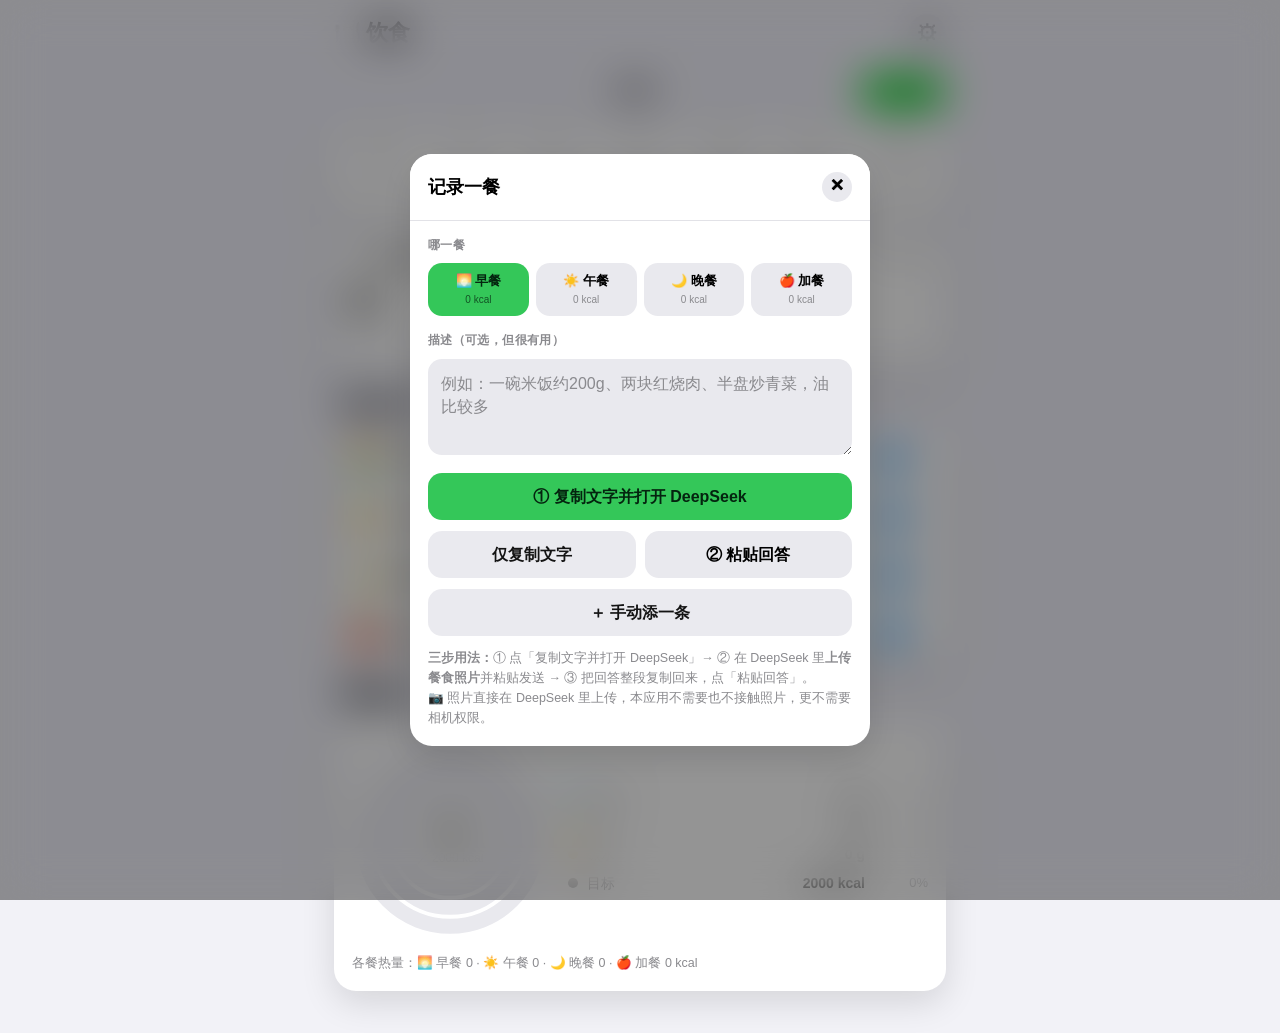
<file: rec-preview.html>
﻿<!DOCTYPE html>
<html lang="zh-CN">
<head>
<meta charset="utf-8">
<meta name="viewport" content="width=device-width,initial-scale=1,viewport-fit=cover">
<meta name="theme-color" content="#000000">
<meta name="apple-mobile-web-app-capable" content="yes">
<meta name="apple-mobile-web-app-status-bar-style" content="black-translucent">
<title>热量记账 · 拍照算热量</title>
<link rel="manifest" href="./manifest.webmanifest">
<!-- PNG 图标：安卓 Chrome 不接受 SVG 作主屏幕图标，iOS 也不支持 SVG 的 apple-touch-icon -->
<link rel="icon" href="./icons/icon-192.png" sizes="192x192" type="image/png">
<link rel="apple-touch-icon" href="./icons/apple-touch-icon.png" sizes="180x180">
<link rel="icon" href="./icon.svg" type="image/svg+xml">
<style>
  :root{
    /* iOS 系统色（深色模式变体），贴近原生质感 */
    --bg:#000000; --card:#1c1c1e; --card2:#2c2c2e; --line:#38383a;
    --fg:#ffffff; --dim:#98989f;
    --acc:#30d158;          /* systemGreen dark */
    --p:#0a84ff;            /* systemBlue dark */
    --f:#ffd60a;            /* systemYellow dark */
    --c:#ff9f0a;            /* systemOrange dark */
    --radius:22px; --radius-sm:14px;
    --shadow:0 12px 34px rgba(0,0,0,.5);
  }
  @media (prefers-color-scheme: light){
    :root{
      --bg:#f2f2f7; --card:#ffffff; --card2:#e9e9ee; --line:#e2e2e7;
      --fg:#000000; --dim:#8a8a8e;
      --acc:#34c759; --p:#007aff; --f:#ffcc00; --c:#ff9500;
      --shadow:0 12px 34px rgba(0,0,0,.12);
    }
  }
  *{box-sizing:border-box;-webkit-tap-highlight-color:transparent}
  html,body{margin:0;padding:0;background:var(--bg);color:var(--fg);
    font:16px/1.45 -apple-system,BlinkMacSystemFont,"SF Pro Text","Segoe UI","PingFang SC","Microsoft YaHei",sans-serif;
    -webkit-font-smoothing:antialiased}
  body{padding:calc(14px + env(safe-area-inset-top)) 14px calc(28px + env(safe-area-inset-bottom));
    max-width:640px;margin:0 auto}
  h1{font-size:22px;margin:0;display:flex;align-items:center;gap:8px;line-height:1.2;
    font-weight:700;letter-spacing:-.02em}
  .top{display:flex;justify-content:space-between;align-items:center;margin-bottom:16px;gap:10px}
  /* 关键：flex 居中 + padding:0 + line-height:1
     否则 button 的默认 padding 和 emoji 字形的行盒会让齿轮偏 */
  .iconbtn{flex:0 0 auto;display:inline-flex;align-items:center;justify-content:center;
    padding:0;line-height:1;
    background:var(--card2);border:none;color:var(--fg);
    width:38px;height:38px;border-radius:50%;font-size:20px;cursor:pointer}
  button.iconbtn{font-family:inherit}
  /* emoji 字形的几何中心略低于方框中心，单独微调 */
  .top .iconbtn{font-size:21px}
  .top .iconbtn>span,.modal h2 .iconbtn>span{display:block;transform:translateY(-1px)}
  .card{background:var(--card);border:none;border-radius:var(--radius);
    padding:18px;margin-bottom:14px;box-shadow:var(--shadow)}
  .card h2{font-size:13px;font-weight:600;color:var(--dim);margin:0 0 12px;
    letter-spacing:.04em;text-transform:uppercase}
  .kcal{display:flex;align-items:baseline;gap:8px;margin-bottom:2px}
  .kcal b{font-size:44px;font-weight:700;letter-spacing:-.03em}
  .kcal span{color:var(--dim);font-size:14px}
  .bar{height:8px;background:var(--card2);border-radius:99px;overflow:hidden;margin-top:12px}
  .bar>i{display:block;height:100%;background:var(--acc);width:0;border-radius:99px;
    transition:width .35s cubic-bezier(.25,.8,.35,1)}
  .macro{display:flex;justify-content:space-between;font-size:13px;margin-top:14px}
  .macro>div{flex:1;text-align:center}
  .macro b{display:block;font-size:17px;font-weight:700}
  .macro small{color:var(--dim);font-size:11px}
  textarea{width:100%;min-height:96px;background:var(--card2);color:var(--fg);
    border:none;border-radius:var(--radius-sm);padding:13px;font:inherit;resize:vertical}
  textarea::placeholder{color:var(--dim)}
  textarea:focus{outline:none;box-shadow:0 0 0 3px rgba(48,209,88,.35)}
  .row{display:flex;gap:9px;flex-wrap:wrap;margin-top:11px}
  button{font:inherit;font-weight:600;border-radius:var(--radius-sm);border:none;
    background:var(--card2);color:var(--fg);padding:12px 15px;cursor:pointer;
    transition:transform .12s ease,opacity .12s ease}
  button:active{transform:scale(.97);opacity:.85}
  button.primary{background:var(--acc);color:#04240f}
  button.ghost{background:var(--card2);color:var(--fg);opacity:.92}
  button.wide{flex:1}
  button:disabled{opacity:.45}
  .hint{color:var(--dim);font-size:12.5px;margin-top:12px;line-height:1.6}
  .hint code{background:var(--card2);padding:1px 6px;border-radius:6px;font-size:11px}
  /* 餐次选择 */
  .mealbar{display:flex;gap:7px;margin-bottom:11px;flex-wrap:wrap}
  .mealchip{flex:1 1 0;min-width:0;display:flex;flex-direction:column;align-items:center;gap:2px;
    padding:9px 4px;border-radius:var(--radius-sm);border:none;background:var(--card2);
    color:var(--fg);font:inherit;cursor:pointer;transition:transform .12s ease}
  .mealchip b{font-size:13px;font-weight:600;white-space:nowrap}
  .mealchip small{font-size:10px;color:var(--dim);white-space:nowrap}
  .mealchip.on{background:var(--acc);color:#04240f}
  .mealchip.on small{color:#04240f;opacity:.7}
  .item{display:flex;gap:10px;align-items:flex-start;padding:12px 0;border-top:1px solid var(--line)}
  .item:first-of-type{border-top:none}
  .item .nm{flex:1;min-width:0}
  .item .nm strong{display:block;font-size:14px;font-weight:600;
    overflow:hidden;text-overflow:ellipsis;white-space:nowrap}
  .item .nm small{color:var(--dim);font-size:12px}
  .item .right{text-align:right;white-space:nowrap}
  .item .right b{font-size:15px}
  .item .right small{display:block;color:var(--dim);font-size:11px;margin-top:2px}
  .gwrap{display:inline-flex;align-items:center;gap:4px;margin-top:6px;font-size:12px;color:var(--dim);
    max-width:100%;flex-wrap:wrap}
  .gwrap input{width:66px;min-width:0;background:var(--card2);border:none;color:var(--fg);
    border-radius:9px;padding:5px 7px;font:inherit;font-size:12.5px;text-align:right}
  .del{background:transparent;border:none;color:var(--dim);font-size:17px;padding:2px 0 2px 6px;cursor:pointer}
  .empty{color:var(--dim);font-size:13.5px;text-align:center;padding:20px 0}
  /* 弹出层：flex 居中 + 安全区适配 + iOS 毛玻璃 */
  .modal{position:fixed;top:0;left:0;right:0;bottom:0;z-index:90;display:none;
    background:rgba(0,0,0,.62);
    padding:calc(14px + env(safe-area-inset-top)) 14px calc(14px + env(safe-area-inset-bottom));}
  /* 支持毛玻璃时才用低透明度，避免不支持时内容透出来影响阅读 */
  @supports ((-webkit-backdrop-filter:blur(1px)) or (backdrop-filter:blur(1px))){
    .modal{background:rgba(0,0,0,.42);
      -webkit-backdrop-filter:saturate(180%) blur(22px);backdrop-filter:saturate(180%) blur(22px)}
  }
  .modal.on{display:flex;align-items:center;justify-content:center}
  .modal .panel{width:100%;max-width:430px;max-height:100%;overflow:auto;
    -webkit-overflow-scrolling:touch;
    background:var(--card);color:var(--fg);border:none;
    border-radius:var(--radius);padding:18px;box-shadow:var(--shadow)}
  .modal h2{position:sticky;top:-18px;margin:-18px -18px 14px;padding:18px;
    background:var(--card);display:flex;justify-content:space-between;align-items:center;
    font-size:18px;font-weight:700;border-bottom:1px solid var(--line)}
  .fld{display:flex;justify-content:space-between;align-items:center;gap:10px;margin-bottom:12px}
  .fld label{font-size:15px;flex:0 0 auto}
  .fld input{width:112px;min-width:0;flex:0 1 auto;background:var(--card2);border:none;
    color:var(--fg);border-radius:11px;padding:9px 11px;font:inherit;text-align:right}
  .fld input:focus{outline:none;box-shadow:0 0 0 3px rgba(48,209,88,.3)}
  .toast{position:fixed;left:50%;bottom:calc(26px + env(safe-area-inset-bottom));
    transform:translateX(-50%) translateY(20px);
    background:rgba(28,28,30,.92);color:#fff;padding:11px 18px;border-radius:99px;font-size:13.5px;
    opacity:0;pointer-events:none;transition:.25s;z-index:99;
    -webkit-backdrop-filter:blur(14px);backdrop-filter:blur(14px)}
  .toast.on{opacity:1;transform:translateX(-50%) translateY(0)}
  .navbtn{width:36px;height:36px;flex:0 0 auto;border-radius:50%;background:var(--card2);
    border:none;color:var(--fg);font-size:17px;cursor:pointer}
  /* 圆环与图例：默认上下排列（窄屏下并排会把图例文字挤成竖排） */
  .ringbox{display:flex;flex-direction:column;gap:16px;align-items:center;margin:2px 0 16px}
  .ringbox svg{flex:0 0 auto;width:196px;height:196px}
  .legend{width:100%;min-width:0;padding:0}
  .lrow{display:flex;align-items:center;gap:9px;font-size:14px;margin-bottom:9px}
  .lrow:last-child{margin-bottom:0}
  .lrow .dot{width:10px;height:10px;border-radius:50%;flex:0 0 auto}
  .lrow .nm{color:var(--dim);white-space:nowrap}
  .lrow .val{flex:1;text-align:right;font-weight:700;white-space:nowrap}
  .lrow .pct{flex:0 0 54px;text-align:right;color:var(--dim);font-size:13px;white-space:nowrap}
  /* 只有足够宽（iPad 等）才并排显示 */
  @media (min-width:520px){
    .ringbox{flex-direction:row;gap:20px;align-items:center}
    .legend{flex:1;width:auto}
  }
  .htrack{flex:1;width:100%;display:flex;flex-direction:column;justify-content:flex-end}
  .hfill{width:100%;background:var(--acc);border-radius:7px 7px 4px 4px;min-height:3px;
    transition:height .35s cubic-bezier(.25,.8,.35,1)}
  /* iOS 风格选择弹窗 */
  .alert{position:absolute;left:50%;top:50%;transform:translate(-50%,-50%);
    width:min(84vw,300px);background:#2c2c2e;border-radius:20px;overflow:hidden;
    text-align:center;box-shadow:0 24px 60px rgba(0,0,0,.6)}
  @media (prefers-color-scheme: light){ .alert{background:#f7f7f8} }
  .alert .ahead{padding:20px 20px 16px}
  .alert .atitle{font-size:16.5px;font-weight:700;margin-bottom:6px;color:var(--fg)}
  .alert .amsg{font-size:13px;line-height:1.55;color:var(--dim);white-space:pre-line}
  .alert .abody{border-top:1px solid var(--line)}
  .alert button{display:block;width:100%;padding:14px;background:transparent;border:none;
    border-top:1px solid var(--line);border-radius:0;font:inherit;font-size:16px;
    color:var(--p);cursor:pointer;font-weight:500}
  .alert button:first-child{border-top:none}
  .alert button:active{background:rgba(127,127,127,.18)}
  .alert button.strong{font-weight:700}
  .alert button.danger{color:#ff453a}
  /* 记录日期选择 */
  .daterow{display:flex;align-items:center;gap:7px;margin-bottom:11px;font-size:12.5px;color:var(--dim)}
  .daterow input[type=date]{flex:1;min-width:0;background:var(--card2);border:none;color:var(--fg);
    border-radius:10px;padding:8px 10px;font:inherit;font-size:13px;-webkit-appearance:none;appearance:none}
  .daterow input[type=date]:focus{outline:none;box-shadow:0 0 0 3px rgba(48,209,88,.3)}
  .dnav{width:32px;height:32px;flex:0 0 auto;border-radius:50%;background:var(--card2);border:none;
    color:var(--fg);font-size:15px;cursor:pointer;padding:0;
    display:inline-flex;align-items:center;justify-content:center;line-height:1}
  /* 「回到今天」做成真按钮 */
  .todaybtn{flex:0 0 auto;padding:0 12px;height:32px;border-radius:99px;border:none;
    background:var(--card2);color:var(--fg);font:inherit;font-size:12.5px;font-weight:600;cursor:pointer;
    display:inline-flex;align-items:center;justify-content:center;white-space:nowrap}
  .todaybtn.on{background:var(--acc);color:#04240f}
  /* 日历（参考 iOS 健身 App 的圆环日历） */
  .cal{display:grid;grid-template-columns:repeat(7,1fr);gap:7px 6px;margin-bottom:4px}
  .cal .cwd{text-align:center;font-size:11px;color:var(--dim);padding-bottom:2px}
  .cal .cday{display:flex;flex-direction:column;align-items:center;gap:3px;background:transparent;
    border:none;padding:2px 0;cursor:pointer;border-radius:12px}
  .cal .cday .cn{font-size:11.5px;color:var(--dim);line-height:1}
  .cal .cday.today .cn{color:var(--f);font-weight:700}
  .cal .cday.sel .cn{color:var(--fg);font-weight:700}
  .cal .cday.empty{visibility:hidden}
  .cal .cday svg{display:block}
  /* 选择弹窗内的小节标题 */
  .sec-h{font-size:12px;font-weight:700;color:var(--dim);letter-spacing:.03em;margin:16px 0 9px}
  .sec-h:first-of-type{margin-top:2px}
  /* ===== 参考 iOS 饮食 App 的主页面布局 ===== */
  .dayhead{display:flex;align-items:center;justify-content:center;gap:10px;
    margin:2px 0 14px;position:relative;min-height:40px}
  /* 可点元素禁用文字选择与长按菜单：iOS 长按会触发选择/放大镜，从而吞掉 click */
  .daybtn,.wk,.calnav,.cal,.todaybtn,.mrow,.addbtn,.meals,.weekstrip{
    -webkit-user-select:none;user-select:none;-webkit-touch-callout:none}
  .daybtn{display:inline-flex;align-items:center;gap:7px;background:transparent;border:none;
    color:var(--fg);font:inherit;cursor:pointer;padding:8px 10px;border-radius:12px}
  .daybtn b{font-size:22px;font-weight:700;letter-spacing:-.02em;pointer-events:none}
  .daybtn .chev{font-size:12px;color:var(--dim);transition:transform .2s ease;
    display:inline-block;pointer-events:none}
  .dayhead.open .daybtn .chev{transform:rotate(180deg)}
  .hidden-date{position:absolute;opacity:0;width:1px;height:1px;pointer-events:none;left:50%}
  .dayhead .todaybtn{position:absolute;right:0}
  /* 月视图的月份导航：只要箭头，不要圆形底 */
  .calnav{display:flex;align-items:center;justify-content:space-between;margin-bottom:4px}
  .calnav b{font-size:15px;font-weight:700}
  .calnav .navbtn{width:40px;height:36px;background:transparent;border:none;color:var(--fg);
    font-size:22px;font-weight:800;line-height:1;cursor:pointer;
    display:inline-flex;align-items:center;justify-content:center}
  .calnav .navbtn:active{opacity:.5}
  .calnav .navbtn[disabled]{opacity:.25}
  /* 周视图（折叠态） */
  .weekstrip{display:flex;gap:4px;background:var(--card);border-radius:var(--radius);
    padding:12px 8px;margin-bottom:14px;box-shadow:var(--shadow)}
  .wk{flex:1;display:flex;flex-direction:column;align-items:center;gap:5px;min-width:0;
    background:transparent;border:none;padding:2px 0;border-radius:12px;cursor:pointer}
  .wk small{font-size:10.5px;color:var(--dim);white-space:nowrap}
  .wk.sel small,.wk.today small{color:var(--fg);font-weight:700}
  .wknum{font-size:12px;color:var(--dim);line-height:1}
  .wk.sel .wknum,.wk.today .wknum{color:var(--fg);font-weight:700}
  /* 月视图（展开态） */
  .moncal{background:var(--card);border-radius:var(--radius);box-shadow:var(--shadow);
    padding:14px 12px;margin-bottom:14px}
  .cal{display:grid;grid-template-columns:repeat(7,1fr);gap:8px 4px}
  .cal .cwd{text-align:center;font-size:11.5px;color:var(--dim)}
  .cal .cday{display:flex;flex-direction:column;align-items:center;gap:4px;background:transparent;
    border:none;padding:2px 0;cursor:pointer;border-radius:12px}
  .cal .cday .cn{font-size:15px;color:var(--fg);line-height:1;font-weight:500}
  .cal .cday.today .cn{color:var(--f);font-weight:700}
  .cal .cday.sel .cn{color:var(--fg);font-weight:700}
  .cal .cday.future .cn{color:var(--card2)}
  .cal .cday.empty{visibility:hidden}
  .cal .cday svg{display:block}
  .cal .cday.future svg{opacity:.35}
  /* 摄入热量卡 */
  .kcal-hd{display:flex;justify-content:space-between;align-items:baseline;
    font-size:14px;font-weight:600;color:var(--fg);margin-bottom:2px}
  .kcal-goal{font-size:12.5px;color:var(--dim);font-weight:400}
  .kcal b{font-size:42px}
  .kcal span{font-size:14px}
  /* 小节标题 */
  .sechd{font-size:20px;font-weight:700;letter-spacing:-.02em;margin:20px 4px 10px}
  /* 餐次列表 */
  .meals{background:var(--card);border-radius:var(--radius);box-shadow:var(--shadow);overflow:hidden}
  .mrow{display:flex;align-items:center;gap:12px;padding:15px 16px;border-top:1px solid var(--line);cursor:pointer}
  .mrow:first-child{border-top:none}
  .mrow .micon{font-size:24px;flex:0 0 auto;line-height:1}
  .mrow .mname{font-size:16px;font-weight:600;flex:1;min-width:0}
  .mrow .mkcal{font-size:15px;color:var(--dim);font-weight:600;white-space:nowrap}
  .addbtn{flex:0 0 auto;width:27px;height:27px;border-radius:50%;background:var(--p);color:#fff;
    border:none;font-size:17px;font-weight:700;line-height:1;cursor:pointer;
    display:inline-flex;align-items:center;justify-content:center;padding:0}
  .addbtn:active{opacity:.7}
  .mrow .mchev{flex:0 0 auto;font-size:11px;color:var(--dim);transition:transform .2s ease;width:12px;text-align:center}
  .mrow.open .mchev{transform:rotate(90deg)}
  .mlist{padding:0 16px 10px}
  .mlist .item{border-top:1px solid var(--line)}
  .mlist .item:first-child{border-top:none}
  .mempty{color:var(--dim);font-size:13px;padding:10px 0 4px}
  /* 数据风险提示与备份 */
  .alertbox{background:rgba(255,159,10,.14);border:1px solid rgba(255,159,10,.45);
    border-radius:var(--radius-sm);padding:12px 13px;margin-bottom:14px;
    font-size:12.5px;line-height:1.6;color:var(--fg)}
  .alertbox b{color:var(--f)}
  .alertbox small{display:block;color:var(--dim);font-size:11px;margin-top:6px}
  .sample{background:var(--card2);border-radius:var(--radius-sm);padding:10px 12px;
    font-size:11px;line-height:1.6;color:var(--dim);overflow:auto;margin:0 0 10px;
    font-family:ui-monospace,SFMono-Regular,Menlo,monospace;white-space:pre}
  @media (prefers-color-scheme: light){.toast{background:#1a1f2bdd}}
#rec{display:flex !important;align-items:center;justify-content:center}
.calOpen{display:block}
</style>
</head>
<body>

<div class="top">
  <h1>🍽️ 饮食</h1>
  <button class="iconbtn" id="btnSet" title="设置" aria-label="设置"><span>&#9881;&#65038;</span></button>
</div>

<!-- ===== 日期标题（点开选日期） ===== -->
<!-- ===== 顶部日期：点击在「周视图 / 整月日历」之间切换 ===== -->
<div class="dayhead" id="dayHead">
  <button class="daybtn" id="btnDayPicker" aria-label="切换日历">
    <b id="dayTitle">今天</b><span class="chev">▾</span>
  </button>
  <input type="date" id="dayPick" class="hidden-date">
  <button class="todaybtn" id="btnToday">今天</button>
</div>

<!-- 周视图（折叠态）/ 整月日历（展开态）都渲染在这里 -->
<div id="calArea"></div>

<!-- ===== 摄入热量 ===== -->
<div class="card">
  <div class="kcal-hd"><span>🍽️ 摄入热量</span><span class="kcal-goal" id="gKcalTxt">目标 2000</span></div>
  <div class="kcal"><b id="tKcal">0</b><span>kcal</span></div>
  <div class="bar"><i id="barKcal"></i></div>
</div>

<!-- ===== 饮食记录（点 + 弹出输入窗口） ===== -->
<div class="sechd">饮食记录</div>
<div class="meals" id="meals"></div>

<!-- ===== 营养摄入 ===== -->
<div class="sechd">营养摄入</div>
<div class="card">
  <div class="ringbox">
    <svg id="ringSvg" width="196" height="196" viewBox="0 0 196 196" aria-label="营养素圆环"></svg>
    <div class="legend" id="ringLegend"></div>
  </div>
  <div class="hint" id="mealTotals"></div>
</div>

<!-- 供脚本写入的隐藏数据出口（不显示，仅供导出/调试读取） -->
<div style="display:none">
  <b id="gKcal">2000</b>
  <span id="tP"></span><span id="tF"></span><span id="tC"></span>
  <span id="todayLabel"></span>
</div>

<!-- ===== 记录一餐（弹出窗口） ===== -->
<div class="modal" id="rec">
  <div class="panel" style="max-width:460px">
    <h2>
      <span id="recTitle2">记录一餐</span>
      <button class="iconbtn" id="btnRecClose" title="关闭" aria-label="关闭"
        style="width:30px;height:30px;font-size:15px"><span>&#10005;</span></button>
    </h2>

    <div class="hint" style="margin:0 0 10px" id="recWhen"></div>

    <div class="sec-h">哪一餐</div>
    <div class="mealbar" id="mealBar2"></div>

    <div class="sec-h">描述（可选，但很有用）</div>
    <textarea id="desc" placeholder="例如：一碗米饭约200g、两块红烧肉、半盘炒青菜，油比较多"></textarea>

    <div class="row" style="margin-top:12px">
      <button class="wide primary" id="btnCopy">① 复制文字并打开 DeepSeek</button>
    </div>
    <div class="row">
      <button class="wide ghost" id="btnCopyOnly">仅复制文字</button>
      <button class="wide" id="btnPaste">② 粘贴回答</button>
    </div>
    <div class="row">
      <button class="wide ghost" id="btnManual">＋ 手动添一条</button>
    </div>

    <div class="hint">
      <b>三步用法：</b>① 点「复制文字并打开 DeepSeek」→ ② 在 DeepSeek 里<b>上传餐食照片</b>并粘贴发送
      → ③ 把回答整段复制回来，点「粘贴回答」。<br>
      📷 照片直接在 DeepSeek 里上传，本应用不需要也不接触照片，更不需要相机权限。
    </div>
  </div>
</div>

<!-- ===== 设置 ===== -->
<!-- 遮罩直接挂在 body 上（不在任何 transform 容器内），并用 flex 居中 + 安全区 padding，
     避免 iOS 主屏幕版被底部悬浮工具栏压住或偏移 -->
<div class="modal" id="dlg">
  <div class="panel">
    <h2>
      <span>设置</span>
      <span style="display:flex;align-items:center;gap:10px">
        <small id="verLabel" style="color:var(--dim);font-size:11px;font-weight:400"></small>
        <button class="iconbtn" id="btnCloseX" title="关闭" aria-label="关闭"
          style="width:30px;height:30px;font-size:15px"><span>&#10005;</span></button>
      </span>
    </h2>
    <div class="sec-h">每日目标</div>
    <div class="fld"><label>热量 kcal</label><input id="sKcal" type="number" inputmode="numeric"></div>
    <div class="fld"><label>蛋白质 g</label><input id="sP" type="number" inputmode="numeric"></div>
    <div class="fld"><label>脂肪 g</label><input id="sF" type="number" inputmode="numeric"></div>
    <div class="fld"><label>碳水 g</label><input id="sC" type="number" inputmode="numeric"></div>
    <div class="row" style="margin-top:14px">
      <button class="wide primary" id="btnSaveSet">保存</button>
      <button class="wide ghost" id="btnCloseSet">取消</button>
    </div>

    <div class="sec-h">数据与备份</div>
    <div class="alertbox" id="riskBox"></div>
    <div class="row" style="margin-top:0">
      <button class="wide" id="btnBackup">⬇️ 备份全部数据</button>
      <button class="wide" id="btnRestore">⬆️ 恢复备份</button>
    </div>
    <div class="row">
      <button class="wide ghost" id="btnImport">📋 从对话/文档导入记录</button>
    </div>
    <div class="row">
      <button class="wide ghost" id="btnExport">导出所选日期的 CSV</button>
      <button class="wide ghost" id="btnReset">清空所选日期</button>
    </div>
    <div class="hint">
      备份是 JSON 文件，含全部历史记录与目标设置；换手机、清理数据、重装图标后都能还原。<br>
      「从对话/文档导入」可粘贴含日期的多条记录，自动按日期拆开写入。
    </div>

    <div class="sec-h">其他</div>
    <div class="fld" style="align-items:flex-start;flex-direction:column;gap:4px">
      <label style="font-size:13px">DeepSeek 唤起链接（可选）</label>
      <input id="sScheme" type="text" inputmode="url" placeholder="例：deepseek:// 或 shortcuts://run-shortcut?name=记热量"
        style="width:100%;text-align:left">
      <div class="hint" style="margin:0">
        默认已尝试 <code>chat.deepseek.com</code> 通用链接。若你有实测可用的 App URL scheme，
        填在这里会优先使用；没有就留空。
      </div>
    </div>
    <div class="row">
      <button class="wide ghost" id="btnUpdate">🔄 检查更新</button>
    </div>
    <div class="hint">参考：轻体力活动成年人约 1800–2200 kcal；减脂期常见 1200–1600 kcal，
      蛋白质建议 1.2–1.6 g/kg 体重。</div>
  </div>
</div>

<!-- ===== 从对话/文档导入 ===== -->
<div class="modal" id="impor">
  <div class="panel" style="max-width:460px">
    <h2>
      <span>导入记录</span>
      <button class="iconbtn" id="btnImportClose" title="关闭" aria-label="关闭"
        style="width:30px;height:30px;font-size:15px"><span>&#10005;</span></button>
    </h2>
    <div class="hint" style="margin:0 0 10px">
      把含日期的记录整段粘贴进来，会自动按日期和餐次拆开。<br>
      支持这种写法（每行一条食物，日期单独一行）：
    </div>
    <pre class="sample">2026-10-01
早餐：鸡蛋 50g 78kcal 蛋白质6g 脂肪5g 碳水1g
午餐 | 牛肉面 | 450g | 680kcal | 蛋白质28g | 脂肪22g | 碳水88g
2026-10-02
米饭 200g 232kcal 蛋白质5g 脂肪0.6g 碳水51g</pre>
    <textarea id="importText" style="min-height:170px;font-size:12.5px"
      placeholder="在这里粘贴记录…"></textarea>
    <div class="hint" id="importPreview" style="margin-top:10px"></div>
    <div class="row" style="margin-top:12px">
      <button class="wide ghost" id="btnImportCheck">先检查</button>
      <button class="wide primary" id="btnImportGo">导入</button>
    </div>
  </div>
</div>

<div class="toast" id="toast"></div>

<!-- ===== iOS 风格选择弹窗（不使用原生 confirm） ===== -->
<div class="modal" id="alert">
  <div class="alert">
    <div class="ahead">
      <div class="atitle" id="alertTitle"></div>
      <div class="amsg" id="alertMsg"></div>
    </div>
    <div class="abody" id="alertBtns"></div>
  </div>
</div>


<script>
'use strict';
const $ = id => document.getElementById(id);
const N = v => Number.isFinite(v) ? Math.round(v * 10) / 10 : 0;

/* ---------------- 存储（全部本地，file:// 也能用） ---------------- */
const LSK = 'kcal.entries.v1', LSS = 'kcal.settings.v1', LSM = 'kcal.meta.v1';
const todayKey = () => new Date().toLocaleDateString('sv-SE');   // YYYY-MM-DD 本地时区

/* 日期加减：必须定义在记录/渲染之前 —— render() 会用到它，
   放在下面的统计面板区会造成「暂时性死区」而在启动时抛错（曾经真的发生过） */
function shiftDay(k, n){
  const p = String(k).split('-').map(Number);
  const dt = new Date(p[0], p[1] - 1, p[2]);
  dt.setDate(dt.getDate() + n);
  return dt.toLocaleDateString('sv-SE');
}
function dayBack(n){ return shiftDay(todayKey(), -n); }

/* 餐次定义：顺序即界面顺序 */
const MEALS = [
  { k: 'breakfast', name: '早餐', icon: '🌅' },
  { k: 'lunch',     name: '午餐', icon: '☀️' },
  { k: 'dinner',    name: '晚餐', icon: '🌙' },
  { k: 'snack',     name: '加餐', icon: '🍎' }
];
const MEAL_KEYS = MEALS.map(m => m.k);
const mealName = k => (MEALS.find(m => m.k === k) || { name: '加餐' }).name;

/* 按当前时间猜默认餐次 */
function guessMeal(){
  const h = new Date().getHours();
  if (h < 10) return 'breakfast';
  if (h < 15) return 'lunch';
  if (h < 21) return 'dinner';
  return 'snack';
}

let currentMeal = guessMeal();
/* 明细里各餐分组的折叠状态（只记"是否收起"） */
let store = {};
let settings = { kcal: 2000, p: 120, f: 60, c: 250 };
let lastBackup = '';                       // 上次备份日期 YYYY-MM-DD

try { store = JSON.parse(localStorage.getItem(LSK) || '{}') || {}; } catch (e) { store = {}; }
try { Object.assign(settings, JSON.parse(localStorage.getItem(LSS) || '{}')); } catch (e) {}
try {
  const meta = JSON.parse(localStorage.getItem(LSM) || '{}') || {};
  if (meta.lastBackup) lastBackup = String(meta.lastBackup);
} catch (e) {}
const saveMeta = () => { try { localStorage.setItem(LSM, JSON.stringify({ lastBackup: lastBackup })); } catch (e) {} };

/* 旧版每条记录没有 meal 字段（整日一个列表）——
   迁移时统一归到「晚餐」桶之外的一个兼容桶 __legacy，展示时归入"未分餐"，
   这样历史数据不会丢，也不会被胡乱塞进早/午餐。 */
const LEGACY = '__legacy';
const asList = v => Array.isArray(v) ? v : (v && typeof v === 'object' ? Object.values(v) : []);
function normalizeDay(d){
  if (Array.isArray(d)){                       // v1：整日扁平数组
    return d.length ? { [LEGACY]: d } : {};
  }
  if (d && typeof d === 'object'){
    const out = {};
    for (const k of Object.keys(d)){
      const items = asList(d[k]).filter(it => it && typeof it === 'object' && (it.name || it.kcal));
      if (!items.length) continue;
      const key = (MEAL_KEYS.indexOf(k) !== -1 || k === LEGACY) ? k : LEGACY;
      out[key] = (out[key] || []).concat(items);
    }
    return out;
  }
  return {};
}
/* 兼容各种历史/外来格式：{date:{meal:[...]}}、{date:{meal:{id:item}}}、{date:[...]} */
function normalizeStore(raw){
  const out = {};
  if (!raw || typeof raw !== 'object') return out;
  for (const date of Object.keys(raw)){
    if (!/^\d{4}-\d{2}-\d{2}$/.test(date)) continue;
    const d = normalizeDay(raw[date]);
    if (Object.keys(d).length) out[date] = d;
  }
  return out;
}
store = normalizeStore(store);

// 只保留最近 30 天
(function prune(){
  const keys = Object.keys(store).sort();
  while (keys.length > 30) delete store[keys.shift()];
})();

const save = () => { try { localStorage.setItem(LSK, JSON.stringify(store)); } catch (e) {} };
const saveSet = () => { try { localStorage.setItem(LSS, JSON.stringify(settings)); } catch (e) {} };
/* 确保某日期存在并返回其数据对象 */
const ensureDay = k => (store[k] = store[k] || {});
const today = () => ensureDay(todayKey());
/* 读任意日期的数据：注意不是 ensureDay，不能顺手创建空日期（否则浏览历史会塞满空记录） */
const dateFor = k => store[k] || {};
/* 「记录一餐」写入哪天：默认今天，可切到过去某天补记 */
let editDate = todayKey();
const activeDate = () => editDate;
const mealListOn = (dateKey, k) => (ensureDay(dateKey)[k] = ensureDay(dateKey)[k] || []);
const mealList = k => mealListOn(activeDate(), k);          // 记录目标日的某餐
/* 当餐列表；兼容桶里的旧数据不参与新记录 */
const day = () => mealList(currentMeal);
const allItems = () => MEAL_KEYS.concat([LEGACY]).reduce((a, k) => a.concat(dateFor(activeDate())[k] || []), []);
const sum = arr => arr.reduce((a, o) => ({
  kcal: a.kcal + (+o.kcal || 0), p: a.p + (+o.protein || 0),
  f: a.f + (+o.fat || 0), c: a.c + (+o.carbs || 0)
}), { kcal: 0, p: 0, f: 0, c: 0 });

/* ---------------- 提示词 ---------------- */
function buildPrompt(){
  const d = $('desc').value.trim();
  const mn = mealName(currentMeal);
  return `【餐次】${mn}\n` +
    (d ? `【我的描述】${d}\n` : '') +
`估算我这一餐（${mn}）的热量和三大营养素（若上面附了照片，请结合照片；否则按我的描述估算）。要求：
1. 逐项列出每种食物，给出估算重量（克）、热量（kcal）、蛋白质、脂肪、碳水（克）
2. 考虑中式烹饪的用油量，不要低估炒菜、红烧、油炸的热量
3. 最后一行给出合计
4. 严格按下面格式输出，只用一行一项，不要输出表格、不要输出额外解释：

米饭 | 200g | 232kcal | 蛋白质5g | 脂肪0.6g | 碳水51g
红烧肉 | 80g | 320kcal | 蛋白质10g | 脂肪30g | 碳水3g
合计 | - | 552kcal | 蛋白质15g | 脂肪30.6g | 碳水54g`;
}

/* ---------------- 解析 ---------------- */
// 兼容多种写法：| 、 ：、 空格、括号、全角
const LABELS = '食物名称|菜品名称|食品名称|名称|菜品|食物|重量|约重|克重|克数|每份|热量|能量|卡路里|kcal|千卡|大卡|蛋白质|蛋白|protein|pro|脂肪|fat|碳水化合物|碳水|糖类|carb|carbs';
const FIELD_RE = '蛋\\s*白\\s*质|蛋\\s*白|protein|pro|脂\\s*肪|fat|碳\\s*水\\s*化\\s*合\\s*物|碳\\s*水|糖\\s*类|carb(?:ohydrate)?s?|热\\s*量|能\\s*量|卡\\s*路\\s*里|kcal|千\\s*卡|大\\s*卡';

function parseLine(raw){
  let s = String(raw).replace(/\*\*/g, '').trim();
  // 先判断合计行，再去列表符号 —— 否则"合"会被字符集吃掉（合计 → 计）而漏过过滤
  if (!s || /^(合计|总计|小计|总共|total|合\s*计)/i.test(s)) return null;
  s = s.replace(/^\s*[-*•·\d]+[.、)）]?\s*/, '').trim();
  if (!s) return null;
  if (/^(合计|总计|小计|总共|total)/i.test(s)) return null;      // 去符号后再兜一次
  if (!/\d/.test(s)) return null;
  if (!/(kcal|千卡|大卡|卡路里|能量|热量)/i.test(s)) return null;

  const grab = re => { const m = s.match(re); return m ? parseFloat(m[1]) : 0; };

  // 先取三大营养素和热量，再从剩余文本里找重量，避免把「蛋白质5克」的 5 误当成重量
  const kcal    = grab(/(\d+(?:\.\d+)?)\s*(?:kcal|千卡|大卡)/i)
               || grab(new RegExp('(?:热\\s*量|能\\s*量|卡\\s*路\\s*里)\\s*[:：=]?\\s*(\\d+(?:\\.\\d+)?)', 'i'));
  const protein = grab(new RegExp('(?:蛋\\s*白\\s*质|蛋\\s*白|protein|pro)\\s*[:：=]?\\s*(\\d+(?:\\.\\d+)?)', 'i'));
  const fat     = grab(new RegExp('(?:脂\\s*肪|fat)\\s*[:：=]?\\s*(\\d+(?:\\.\\d+)?)', 'i'));
  const carbs   = grab(new RegExp('(?:碳\\s*水\\s*化\\s*合\\s*物|碳\\s*水|糖\\s*类|carb(?:ohydrate)?s?)\\s*[:：=]?\\s*(\\d+(?:\\.\\d+)?)', 'i'));
  if (!kcal && !protein && !fat && !carbs) return null;

  // 剔除所有已识别的字段，剩下的数字才可能是重量
  const cleaned = s.replace(new RegExp('(?:' + FIELD_RE + ')\\s*[:：=]?\\s*\\d+(?:\\.\\d+)?\\s*(?:g|G|克|ml|mL|毫升)?', 'gi'), ' ');

  const grams = grab(new RegExp('(?:重\\s*量|约\\s*重|克\\s*重|克\\s*数|每\\s*份)\\s*[:：=]?\\s*(\\d+(?:\\.\\d+)?)', 'i'))
             || (cleaned.match(/(\d+(?:\.\d+)?)\s*(?:g|G|克|ml|mL|毫升)(?![a-zA-Z\u4e00-\u9fa5])/)
                 ? parseFloat(cleaned.match(/(\d+(?:\.\d+)?)\s*(?:g|G|克|ml|mL|毫升)(?![a-zA-Z\u4e00-\u9fa5])/)[1]) : 0);

  // 名称：优先取「食物名称：X」这种显式字段
  let name = '';
  const nm = s.match(new RegExp('(?:食物名称|菜品名称|食品名称|名称|菜品|食物)\\s*[:：=]\\s*([^|｜,，;；]+?)(?=\\s*(?:' + LABELS + ')\\s*[:：=]|$)', 'i'));
  if (nm) name = nm[1].trim();

  // 否则取第一个分隔符之前；「白米饭（200克）：」这种中文冒号前是长描述，也算名称
  let cut = -1;
  for (const sp of ['|', '｜', '\t', '：', ':', '，', ',', '；', ';']){
    const i = s.indexOf(sp);
    if (i > 0 && (cut === -1 || i < cut)) cut = i;
  }
  if (!name){
    if (cut > 0){
      const before = s.slice(0, cut);
      if (!new RegExp('^\\s*(?:' + LABELS + ')\\s*$', 'i').test(before)) name = before;
    } else {
      const m = s.match(/^(.*?)\s*\d/);          // 无分隔符：按第一个数字切开
      if (m && m[1]) name = m[1];
    }
  }
  // 名称清洗：只剥掉「含数字或重量单位」的括号（如（200克）），
  // 保留描述性括号（如 鸡胸肉（去皮）），否则会误删菜名信息
  name = String(name)
    .replace(/[（(][^）)]*\d[^）)]*[)）]/g, '')
    .replace(/[（(][^）)]*(?:kcal|千卡|大卡|克|kg|ml|毫升)[^）)]*[)）]/gi, '')
    .replace(new RegExp('\\s*(?:' + LABELS + ')\\s*[:：=]?\\s*$', 'i'), '')
    .replace(/[\s\-–—|]+$/, '').trim();
  if (!name) name = '未命名';

  return { name, grams, kcal, protein, fat, carbs };
}

function parseText(text){
  const out = [];
  // 先试 JSON（万一模型返回 JSON）
  try {
    const cleaned = text.replace(/```[a-z]*/gi, '').trim();
    const a = cleaned.indexOf('['), b = cleaned.lastIndexOf(']');
    const o = cleaned.indexOf('{'), p = cleaned.lastIndexOf('}');
    let json = null;
    if (a !== -1 && b > a) json = JSON.parse(cleaned.slice(a, b + 1));
    else if (o !== -1 && p > o) json = [JSON.parse(cleaned.slice(o, p + 1))];
    if (Array.isArray(json) && json.length){
      for (const it of json){
        const name = it.name || it.食物 || it.名称;
        if (!name) continue;
        out.push({
          name: String(name),
          grams: +(it.grams || it.weight || it.克数 || 0),
          kcal: +(it.kcal || it.calories || it.热量 || 0),
          protein: +(it.protein || it.蛋白质 || 0),
          fat: +(it.fat || it.脂肪 || 0),
          carbs: +(it.carbs || it.carbohydrate || it.碳水 || 0)
        });
      }
      if (out.length) return out;
    }
  } catch (e) { /* 不是 JSON，走文本行解析 */ }

  // 标签竖排格式：一餐被拆成多行，每行一个「标签：数值」
  // 例如「食物名称：牛肉炒饭 / 重量：400克 / 热量：720kcal / 蛋白质：24g ...」合并成一条
  const lines = text.split(/\r?\n/).map(l => l.trim()).filter(Boolean);
  const labelOnly = l => new RegExp('^(?:' + LABELS + ')\\s*[:：=]', 'i').test(l);
  const labelCount = lines.filter(labelOnly).length;
  if (labelCount >= 2){
    const merged = parseLine(lines.join(' '));
    if (merged) return [merged];
  }

  for (const line of lines){
    if (line.length > 220) continue;                 // 明显不是数据行
    const it = parseLine(line);
    if (it) out.push(it);
  }
  return out;
}

/* ================= 圆环模型（主页面与统计面板共用） ================= */
/* TEST-EXTRACT-RING-A */                   // 测试用提取标记，勿删
/* 三大营养素产能：蛋白质 4 kcal/g，碳水 4 kcal/g，脂肪 9 kcal/g。
   圆环按"占各自目标的比例"画三段弧，所以一眼能看出哪一项超标/不足。 */
const KCAL_PER_G = { p: 4, c: 4, f: 9 };
/* 画布 196×196，中心 (98,98)。
   几何不能用"字数×系数"猜文字宽度 —— 不同字体/字距会偏，之前就是这么翻车的。
   做法：先用浏览器把中心文字真实量出来（getBBox），再反推环半径：
     · 内孔半径 = max(文字半宽 + 间隙, 下限)，【不设硬上限】
       上限由画布约束自动反推（见 ringLayout 的 innerMax）
     · 三环半径由内孔向外等距排布，间距 = 描边宽 + 与环的空隙 → 环之间不粘连
     · 若文字仍宽于上限（位数太多），再按比例缩小字号（下限 15px） */
const RING_CENTER = 98, RING_STROKE = 15, RING_GAP = 16;
const RING_INNER_MIN = 30, RING_FONT_MIN = 15;
/* 图例要用真实色值画小圆点，不能用 var() */
const RING_COLOURS = { p: '#0a84ff', f: '#ffd60a', c: '#ff9f0a' };
const RING_KEYS = [
  { key: 'p', name: '蛋白质', color: 'var(--p)' },
  { key: 'f', name: '脂肪',   color: 'var(--f)' },
  { key: 'c', name: '碳水',   color: 'var(--c)' }
];

/* 用隐藏 SVG 真实测量一段文字的像素宽度；失败时回退到保守估计 */
let _measureSvg = null;
function measureText(text, fontPx, bold){
  try {
    if (!_measureSvg){
      _measureSvg = document.createElementNS('http://www.w3.org/2000/svg', 'svg');
      _measureSvg.setAttribute('width', '0');
      _measureSvg.setAttribute('height', '0');
      _measureSvg.style.cssText = 'position:absolute;left:-9999px;top:0;width:0;height:0;overflow:hidden';
      document.body.appendChild(_measureSvg);
    }
    const t = document.createElementNS('http://www.w3.org/2000/svg', 'text');
    t.setAttribute('font-size', String(fontPx));
    if (bold) t.setAttribute('font-weight', '700');
    t.setAttribute('letter-spacing', bold ? '-1' : '0');
    t.textContent = text;
    _measureSvg.appendChild(t);
    const w = t.getBBox().width;
    _measureSvg.removeChild(t);
    if (w > 0) return w;
  } catch (e) { /* 环境不支持测量，走回退 */ }
  return text.length * fontPx * 0.62;          // 保守回退
}

/* 纯函数：给定文字宽度与字号，算出中心与三环的半径。测试直接喂宽度即可。
   内孔半径只设下限、不设硬上限；上限由画布约束反推，保证外沿不越界。
   若文字实在放不下（宽度 > 2×(innerMax-间隙)），返回 shrink 让调用方缩小字号。 */
function ringLayout(textW, goalW, canvasR, stroke, gap, innerMin){
  const step = stroke + 4;                       // 相邻环中心距
  const innerMax = canvasR - stroke / 2 - step * 2;   // 外沿恰好贴住画布内沿
  const needed = Math.max(textW, goalW) / 2 + gap;
  const inner = Math.max(innerMin, Math.min(innerMax, needed));
  const fitWidth = 2 * (innerMax - gap);         // 这个字号下允许的最大文字宽度
  return {
    inner: inner,
    radii: [inner + step * 2, inner + step, inner],   // 外 → 内（与 RING_KEYS 同序）
    outerEdge: inner + step * 2 + stroke / 2,
    canvasR: canvasR,
    textHalf: textW / 2,
    clearance: inner - textW / 2,
    innerMax: innerMax,
    shrink: Math.max(textW, goalW) > fitWidth ? fitWidth / Math.max(textW, goalW) : 1
  };
}

/* 汇总某天：总数 + 三大营养素各自折合的热量 */
function summarize(dayKey){
  const t = sum(MEAL_KEYS.concat([LEGACY]).reduce((a, k) => a.concat(dateFor(dayKey)[k] || []), []));
  return { kcal: t.kcal, p: t.p, f: t.f, c: t.c,
           pk: t.p * KCAL_PER_G.p, fk: t.f * KCAL_PER_G.f, ck: t.c * KCAL_PER_G.c };
}

function ringSVG(dayKey){
  const s = summarize(dayKey);
  const goalKcal = Math.max(1, settings.kcal);
  const targets = {
    p: Math.max(1, settings.p * KCAL_PER_G.p),
    f: Math.max(1, settings.f * KCAL_PER_G.f),
    c: Math.max(1, settings.c * KCAL_PER_G.c)
  };
  const val = { p: s.pk, f: s.fk, c: s.ck };
  const C = RING_CENTER;
  const txt = String(Math.round(s.kcal));
  const goalTxt = '／ ' + Math.round(goalKcal) + ' kcal';

  // 真实量出文字宽度，再据此决定字号与环半径
  let size = txt.length <= 3 ? 34 : (txt.length === 4 ? 26 : 21);
  let textW = measureText(txt, size, true);
  const goalW = measureText(goalTxt, 12, false);
  let L = ringLayout(textW, goalW, C, RING_STROKE, RING_GAP, RING_INNER_MIN);

  // 若这个字号放不下（位数太多），按比例缩字号重量一次
  if (L.shrink < 1){
    size = Math.max(RING_FONT_MIN, Math.floor(size * L.shrink));
    textW = measureText(txt, size, true);
    L = ringLayout(textW, goalW, C, RING_STROKE, RING_GAP, RING_INNER_MIN);
  }

  let out = '';
  RING_KEYS.forEach((d, i) => {
    const r = L.radii[i];
    const circ = +(2 * Math.PI * r).toFixed(1);
    const pct = Math.max(0, Math.min(1, val[d.key] / targets[d.key]));
    out += '<circle cx="' + C + '" cy="' + C + '" r="' + r +
           '" fill="none" stroke="var(--card2)" stroke-width="' + RING_STROKE + '"/>';
    if (pct > 0){
      out += '<circle cx="' + C + '" cy="' + C + '" r="' + r +
             '" fill="none" stroke="' + d.color +
             '" stroke-width="' + RING_STROKE + '" stroke-linecap="round" stroke-dasharray="' + circ +
             '" stroke-dashoffset="' + (circ * (1 - pct)).toFixed(1) +
             '" transform="rotate(-90 ' + C + ' ' + C + ')"/>';
    }
  });

  // 数字与目标两行整体垂直居中：
  // 数字基线 = 中心 + 0.35×字号，目标行基线 = 数字基线 + 19
  const numY = Math.round(C + size * 0.35 - 8);
  out += '<text x="' + C + '" y="' + numY + '" text-anchor="middle" font-size="' + size +
         '" font-weight="700" fill="var(--fg)" letter-spacing="-1">' + txt + '</text>';
  out += '<text x="' + C + '" y="' + (numY + 19) + '" text-anchor="middle" font-size="12" fill="var(--dim)">' +
         goalTxt + '</text>';
  return out;
}

function ringLegend(dayKey){
  const s = summarize(dayKey);
  const rows = [
    { name: '蛋白质', color: RING_COLOURS.p, grams: s.p, kcal: s.pk, goal: settings.p * KCAL_PER_G.p },
    { name: '脂肪',   color: RING_COLOURS.f, grams: s.f, kcal: s.fk, goal: settings.f * KCAL_PER_G.f },
    { name: '碳水',   color: RING_COLOURS.c, grams: s.c, kcal: s.ck, goal: settings.c * KCAL_PER_G.c }
  ];
  let h = '';
  for (const r of rows){
    const pct = r.goal > 0 ? Math.round(r.kcal / r.goal * 100) : 0;
    h += '<div class="lrow">' +
           '<span class="dot" style="background:' + r.color + '"></span>' +
           '<span class="nm">' + r.name + '</span>' +
           '<span class="val">' + N(r.grams) + ' g</span>' +
           '<span class="pct">' + pct + '%</span>' +
         '</div>';
  }
  h += '<div class="lrow">' +
         '<span class="dot" style="background:var(--dim)"></span>' +
         '<span class="nm">目标</span>' +
         '<span class="val">' + settings.kcal + ' kcal</span>' +
         '<span class="pct">' + Math.round(s.kcal / Math.max(1, settings.kcal) * 100) + '%</span>' +
       '</div>';
  return h;
}
/* 月历 / 一周圆环条用的小圆环（参考 iOS 健身 App 的活动圆环） */
const CAL_R = 9, CAL_SW = 4.5;
function calRing(ratio, colour){
  const c = +(2 * Math.PI * CAL_R).toFixed(1);
  const pct = Math.max(0, Math.min(1, ratio));
  let s = '<svg width="24" height="24" viewBox="0 0 24 24">';
  s += '<circle cx="12" cy="12" r="' + CAL_R + '" fill="none" stroke="var(--card2)" stroke-width="' + CAL_SW + '"/>';
  if (pct > 0){
    s += '<circle cx="12" cy="12" r="' + CAL_R + '" fill="none" stroke="' + colour +
         '" stroke-width="' + CAL_SW + '" stroke-linecap="round" stroke-dasharray="' + c +
         '" stroke-dashoffset="' + (c * (1 - pct)).toFixed(1) + '" transform="rotate(-90 12 12)"/>';
  }
  return s + '</svg>';
}
function calColour(kcal){
  if (kcal <= 0) return 'var(--card2)';
  const goal = settings.kcal || 2000;
  if (kcal > goal) return '#ff453a';            // 超标
  if (kcal >= goal * 0.6) return 'var(--acc)';  // 基本达标
  if (kcal >= goal * 0.25) return 'var(--c)';   // 偏少
  return 'var(--f)';                            // 很少
}
/* TEST-EXTRACT-RING-B */                   // 测试用提取标记：圆环模型到此为止，勿删
/* 统计面板的浏览状态（放在标记之后，避免被测试当成圆环模型执行） */
let dashMonth = todayKey().slice(0, 7);      // 月历当前浏览的月份 YYYY-MM
let dashView = 'week';                       // week | month（每日详情已移到主页面）
let dashWeekOffset = 0;                      // 周趋势往回翻的天数（0 = 最近 7 天）
let calMonth = todayKey().slice(0, 7);       // 顶部日历展开时的月份

/* ---------------- 渲染 ---------------- */
/* 顶部日历的展开状态：折叠＝周视图，展开＝整月日历 */
let calOpen = false;

/* 一周圆环条（折叠态）：最近 7 天（含今天），每格一个小圆环 + 星期 + 日期号 */
function renderWeekStrip(){
  const WD = '日一二三四五六';
  let h = '<div class="weekstrip">';
  for (let i = 6; i >= 0; i--){
    const k = dayBack(i);
    const wd = new Date(k + 'T00:00:00').getDay();
    const kcal = summarize(k).kcal;
    const cls = 'wk' + (k === todayKey() ? ' today' : '') + (k === editDate ? ' sel' : '');
    h += '<button class="' + cls + '" data-date="' + k + '">' +
           '<small>' + (i === 0 ? '今天' : '周' + WD[wd]) + '</small>' +
           calRing(settings.kcal ? kcal / settings.kcal : 0, calColour(kcal)) +
           '<span class="wknum">' + (+k.slice(8)) + '</span>' +
         '</button>';
  }
  return h + '</div>';
}

/* 顶部日历区：按展开状态渲染周视图或整月日历 */
function renderCalArea(){
  const box = $('calArea');
  if (!box) return;
  const head = $('dayHead');
  if (head) head.classList.toggle('open', calOpen);

  if (!calOpen){
    box.innerHTML = renderWeekStrip();
    Array.prototype.forEach.call(box.querySelectorAll('.wk[data-date]'), el => {
      el.addEventListener('click', () => setEditDate(el.dataset.date));
    });
    return;
  }

  const cur = todayKey().slice(0, 7);
  if (!/^\d{4}-\d{2}$/.test(calMonth)) calMonth = todayKey().slice(0, 7);
  if (calMonth > cur) calMonth = cur;                 // 不能翻到未来月份
  const [y, m] = calMonth.split('-').map(Number);
  box.innerHTML = '<div class="moncal">' +
    '<div class="calnav">' +
      '<button class="navbtn" data-cal="prev" aria-label="上个月">‹</button>' +
      '<b>' + y + '年' + m + '月</b>' +
      '<button class="navbtn" data-cal="next" aria-label="下个月">›</button>' +
    '</div>' + renderCalendar(calMonth) + '</div>';

  const prev = box.querySelector('[data-cal="prev"]');
  const next = box.querySelector('[data-cal="next"]');
  if (prev) prev.addEventListener('click', () => shiftCalMonth(-1));
  if (next) next.addEventListener('click', () => shiftCalMonth(1));
  Array.prototype.forEach.call(box.querySelectorAll('.cday[data-date]'), el => {
    el.addEventListener('click', () => {
      setEditDate(el.dataset.date);
      calOpen = false;                                 // 选完收起，回到周视图
      render();
    });
  });
}

function shiftCalMonth(delta){
  const [y, m] = calMonth.split('-').map(Number);
  const d = new Date(y, m - 1 + delta, 1);
  const nxt = d.getFullYear() + '-' + String(d.getMonth() + 1).padStart(2, '0');
  if (delta > 0 && nxt > todayKey().slice(0, 7)) return;   // 不允许翻到未来
  calMonth = nxt;
  renderCalArea();
}

/* 餐次选择按钮（记录弹窗里用） */
function renderMealBar(){
  const bar = $('mealBar2');
  if (!bar) return;
  bar.innerHTML = '';
  for (const m of MEALS){
    const t = sum(dateFor(editDate)[m.k] || []);
    const b = document.createElement('button');
    b.className = 'mealchip' + (m.k === currentMeal ? ' on' : '');
    b.innerHTML = '<b></b><small></small>';
    b.querySelector('b').textContent = m.icon + ' ' + m.name;
    b.querySelector('small').textContent = Math.round(t.kcal) + ' kcal';
    b.addEventListener('click', () => {
      currentMeal = m.k;
      render();
    });
    bar.appendChild(b);
  }
}

/* 展开状态：记录每餐是否展开 */
let openMeals = {};

/* 餐次列表：每行 = 图标 + 名称 + 热量 + ⊕ + 展开箭头 */
function renderMeals(){
  const box = $('meals');
  if (!box) return;
  box.innerHTML = '';
  for (const m of MEALS){
    const list = dateFor(editDate)[m.k] || [];
    const t = sum(list);
    const open = openMeals[m.k] === true;

    const row = document.createElement('div');
    row.className = 'mrow' + (open ? ' open' : '');
    row.innerHTML =
      '<span class="micon"></span>' +
      '<span class="mname"></span>' +
      '<span class="mkcal"></span>' +
      '<button class="addbtn" title="添加">+</button>' +
      '<span class="mchev">›</span>';
    row.querySelector('.micon').textContent = m.icon;
    row.querySelector('.mname').textContent = m.name;
    row.querySelector('.mkcal').textContent = Math.round(t.kcal) + ' kcal';
    row.querySelector('.addbtn').addEventListener('click', e => {
      e.stopPropagation();
      openRec(m.k);
    });
    row.addEventListener('click', () => {
      openMeals[m.k] = !open;
      render();
    });
    box.appendChild(row);

    if (!open) continue;

    const wrap = document.createElement('div');
    wrap.className = 'mlist';
    if (!list.length){
      wrap.innerHTML = '<div class="mempty">还没有记录，点右上角 ＋ 添加</div>';
    } else {
      list.forEach((it, i) => {
        const el = document.createElement('div');
        el.className = 'item';
        el.innerHTML =
          '<div class="nm"><strong></strong><small class="sub"></small>' +
          '<div class="gwrap">重量 <input type="number" inputmode="decimal" value="' + (it.grams || '') + '"> g</div>' +
          '</div>' +
          '<div class="right"><b>' + Math.round(it.kcal) + '</b><small>kcal</small>' +
          '<small class="m"></small></div>' +
          '<button class="del" title="删除">✕</button>';
        el.querySelector('strong').textContent = it.name;
        el.querySelector('.sub').textContent = it.grams ? ('约 ' + it.grams + ' g') : '';
        el.querySelector('.m').textContent = '蛋' + N(it.protein) + ' 脂' + N(it.fat) + ' 碳' + N(it.carbs);
        el.querySelector('input').addEventListener('change', e => {
          const ng = Math.max(0, parseFloat(e.target.value) || 0);
          const og = +it.grams || 0;
          if (og > 0 && ng > 0){
            const k = ng / og;
            it.kcal *= k; it.protein *= k; it.fat *= k; it.carbs *= k;
          }
          it.grams = ng; save(); render();
        });
        el.querySelector('.del').addEventListener('click', () => { list.splice(i, 1); save(); render(); });
        wrap.appendChild(el);
      });
    }
    box.appendChild(wrap);
  }
}

/* 记录弹窗的开关 */
function openRec(mealKey){
  if (mealKey && MEAL_KEYS.indexOf(mealKey) !== -1) currentMeal = mealKey;
  const isToday = editDate === todayKey();
  const [, mm, dd] = editDate.split('-');
  const w = $('recWhen');
  if (w) w.textContent = (isToday ? '今天' : '补记') + ' · ' + (+mm) + '月' + (+dd) + '日';
  $('rec').classList.add('on');
  render();
}
const closeRec = () => $('rec').classList.remove('on');

$('btnRecClose').addEventListener('click', closeRec);
$('rec').addEventListener('click', e => { if (e.target === $('rec')) closeRec(); });

/* 记录日期的显示与切换 */
function renderDateRow(){
  const inp = $('dayPick');
  if (inp){
    inp.value = editDate;
    inp.max = todayKey();
    inp.min = shiftDay(todayKey(), -29);
  }
  const isToday = editDate === todayKey();
  const [, mm, dd] = editDate.split('-');

  // 顶部大标题：今天 / 具体日期
  const dt = $('dayTitle');
  if (dt) dt.textContent = isToday ? '今天' : ((+mm) + '月' + (+dd) + '日');
  const g = $('gKcalTxt');
  if (g) g.textContent = '目标 ' + settings.kcal;

  const ttl = $('recTitle2');
  if (ttl) ttl.textContent = isToday ? '记录一餐' : '补记一餐';
  const tb = $('btnToday');
  if (tb){
    tb.textContent = isToday ? '今天 · 已选' : '回到今天';
    tb.classList.toggle('on', isToday);
  }
  const tl = $('todayLabel');
  if (tl) tl.textContent = editDate + (isToday ? '' : '（补记）');
}

function setEditDate(k){
  if (!/^\d{4}-\d{2}-\d{2}$/.test(k)) return;
  if (k > todayKey()) k = todayKey();            // clamp 未来
  if (k < shiftDay(todayKey(), -29)) k = shiftDay(todayKey(), -29);
  editDate = k;
  // 切到历史日期时默认选中午餐（按当前时间猜只对今天有意义）
  if (k !== todayKey() && MEAL_KEYS.indexOf(currentMeal) === -1) currentMeal = 'lunch';
  render();
}

function render(){
  const list0 = dateFor(editDate);
  const t = sum(MEALS.concat([{ k: LEGACY }]).reduce((a, m) => a.concat(list0[m.k] || []), []));
  $('tKcal').textContent = Math.round(t.kcal);
  $('gKcal').textContent = settings.kcal;
  $('barKcal').style.width = Math.min(100, settings.kcal ? t.kcal / settings.kcal * 100 : 0) + '%';
  $('barKcal').style.background = t.kcal > settings.kcal ? '#ff5c5c' : 'var(--acc)';
  $('tP').textContent = N(t.p); $('tF').textContent = N(t.f); $('tC').textContent = N(t.c);
  renderDateRow();

  // 主页面上的圆环：跟随所选日期，随记录实时更新
  const svg = $('ringSvg');
  if (svg) svg.innerHTML = ringSVG(editDate);
  const lg = $('ringLegend');
  if (lg) lg.innerHTML = ringLegend(editDate);

  // 各餐热量小结
  const parts = MEALS.map(m => {
    const s = sum(list0[m.k] || []);
    return m.icon + ' ' + m.name + ' ' + Math.round(s.kcal);
  });
  const legacy = sum(list0[LEGACY] || []);
  if (legacy.kcal) parts.push('未分餐 ' + Math.round(legacy.kcal));
  $('mealTotals').textContent = '各餐热量：' + parts.join(' · ') + ' kcal';

  renderMealBar();
  renderCalArea();
  renderMeals();
}

function addItems(items){
  if (!items.length){ toast('没解析出数据，试试让 DeepSeek 按格式重发一次'); return 0; }
  const list = day();
  for (const it of items) list.push(it);
  save(); render();
  toast('已记入' + mealName(currentMeal) + ' ' + items.length + ' 项，共 ' + Math.round(sum(items).kcal) + ' kcal');
  return items.length;
}

/* 把某条记录移动到另一餐（也用于把「未分餐」的旧记录归位）。
   按对象引用查找而不是按下标，避免重渲染后下标失效移错条目。 */
function moveItem(fromKey, item, toKey){
  if (!toKey || toKey === fromKey) return;
  const from = mealListOn(activeDate(), fromKey);
  const idx = from.indexOf(item);
  if (idx === -1) return;
  from.splice(idx, 1);
  mealList(toKey).push(item);            // mealList 会自动建桶
  save(); render();
  toast('已移动到' + (toKey === LEGACY ? '未分餐' : mealName(toKey)));
}

/* ---------------- 交互 ---------------- */
function toast(msg){
  if (typeof __dshTestHook === 'function') __dshTestHook('toast', msg);   // 测试探针
  const t = $('toast'); t.textContent = msg; t.classList.add('on');
  clearTimeout(toast._t); toast._t = setTimeout(() => t.classList.remove('on'), 2200);
}

/* 复制提问文字。照片由用户在 DeepSeek 里自行上传，本应用不接触照片。
   复制成功返回 true；失败则把文字填进输入框让用户手动复制。 */
async function copyPrompt(){
  const prompt = buildPrompt();
  try {
    await navigator.clipboard.writeText(prompt);
    return true;
  } catch (err) {
    $('desc').value = prompt;
    $('desc').focus(); $('desc').select();
    toast('已填入输入框，请长按全选复制');
    return false;
  }
}

/* 尝试直接唤起 DeepSeek App。
   注意：DeepSeek 官方目前没有公开的 URL scheme（社区还在提这个需求），
   所以这里按"通用链接 → 自定义 scheme → 网页版"的顺序依次尝试，
   用户也可以在设置里自己填一个实测可用的 scheme。 */
const DS_WEB = 'https://chat.deepseek.com/';
function launchDeepSeek(){
  const schemes = [];
  if (settings.dsScheme) schemes.push(settings.dsScheme);
  schemes.push(DS_WEB);                       // 通用链接：装了 App 的系统通常会自动交给 App

  let settled = false;
  const mark = () => { settled = true; };
  document.addEventListener('visibilitychange', () => { if (document.hidden) mark(); });
  window.addEventListener('pagehide', mark);
  window.addEventListener('blur', mark);

  // 依次尝试；若页面未被切走，说明该方式没生效，继续下一个
  const tryNext = i => {
    if (i >= schemes.length){ toast('已复制，请手动切到 DeepSeek 粘贴'); return; }
    if (settled) return;
    window.location.href = schemes[i];
    setTimeout(() => {
      if (settled) return;
      tryNext(i + 1);
    }, 700);
  };
  tryNext(0);
}

$('btnCopy').addEventListener('click', async () => {
  const ok = await copyPrompt();
  if (ok) toast('已复制，正在打开 DeepSeek…');
  launchDeepSeek();
});

$('btnCopyOnly').addEventListener('click', async () => {
  const ok = await copyPrompt();
  if (ok) toast('已复制提问文字，去 DeepSeek 上传照片后粘贴');
});

$('btnPaste').addEventListener('click', async () => {
  let text = '';
  try {
    if (navigator.clipboard && navigator.clipboard.readText) text = await navigator.clipboard.readText();
  } catch (err) { /* 无权限 */ }
  if (!text){
    text = window.prompt('粘贴 DeepSeek 的回答：', '') || '';
  }
  if (!text.trim()){ toast('没有拿到内容'); return; }
  addItems(parseText(text));
});

$('btnManual').addEventListener('click', () => {
  const name = window.prompt('食物名称：', '');
  if (!name) return;
  const kcal = parseFloat(window.prompt('热量 kcal：', '0')) || 0;
  const protein = parseFloat(window.prompt('蛋白质 g：', '0')) || 0;
  const fat = parseFloat(window.prompt('脂肪 g：', '0')) || 0;
  const carbs = parseFloat(window.prompt('碳水 g：', '0')) || 0;
  const grams = parseFloat(window.prompt('重量 g（可留空）：', '')) || 0;
  addItems([{ name, grams, kcal, protein, fat, carbs }]);
});

/* ---- 顶部日期：点击在「周视图 / 整月日历」之间切换 ---- */
$('btnDayPicker').addEventListener('click', () => {
  calOpen = !calOpen;
  if (calOpen) calMonth = editDate.slice(0, 7);      // 展开时定位到当前所选月份
  render();
});
$('dayPick').addEventListener('change', e => setEditDate(e.target.value));

$('btnReset').addEventListener('click', () => {
  if (!allItems().length) return;
  if (window.confirm('清空今天的全部记录（含各餐）？')){ store[todayKey()] = {}; save(); render(); }
});

$('btnExport').addEventListener('click', () => {
  const t = sum(allItems());
  if (!allItems().length){ toast('这一天还没有记录'); return; }
  let s = '日期：' + editDate + '\n\n餐次\t食物\t重量(g)\t热量(kcal)\t蛋白质(g)\t脂肪(g)\t碳水(g)\n';
  const groups = MEALS.map(m => ({ k: m.k, name: m.name })).concat([{ k: LEGACY, name: '未分餐' }]);
  for (const g of groups){
    const list = dateFor(editDate)[g.k] || [];
    if (!list.length) continue;
    for (const it of list)
      s += [g.name, it.name, it.grams || '', Math.round(it.kcal), N(it.protein), N(it.fat), N(it.carbs)].join('\t') + '\n';
    const gs = sum(list);
    s += [g.name + '小计', '', '', Math.round(gs.kcal), N(gs.p), N(gs.f), N(gs.c)].join('\t') + '\n';
  }
  s += '\n全天合计\t\t' + Math.round(t.kcal) + '\t' + N(t.p) + '\t' + N(t.f) + '\t' + N(t.c) + '\n';
  s += '目标\t\t' + settings.kcal + '\t' + settings.p + '\t' + settings.f + '\t' + settings.c + '\n';
  try {
    const blob = new Blob(['\ufeff' + s], { type: 'text/csv;charset=utf-8' });
    const a = document.createElement('a');
    a.href = URL.createObjectURL(blob);
    a.download = 'kcal-' + editDate + '.csv';
    a.click();
    toast('已导出 CSV（含各餐小计）');
  } catch (e) {
    $('desc').value = s; toast('已填入输入框，请长按复制');
  }
});

/* 设置弹窗（自绘遮罩，不依赖 <dialog>） */
const closeSet = () => $('dlg').classList.remove('on');
const openSet = () => {
  $('sKcal').value = settings.kcal; $('sP').value = settings.p;
  $('sF').value = settings.f; $('sC').value = settings.c;
  $('sScheme').value = settings.dsScheme || '';
  refreshRisk();
  $('dlg').classList.add('on');
};
function onBackdrop(e){
  // 只有点在面板外面才关闭（点面板内部不关）
  if (e.target === $('dlg')) closeSet();
}
$('btnSet').addEventListener('click', openSet);
$('dlg').addEventListener('click', onBackdrop);
$('btnCloseX').addEventListener('click', closeSet);
document.addEventListener('keydown', e => { if (e.key === 'Escape') closeSet(); });
$('btnCloseSet').addEventListener('click', closeSet);
$('btnSaveSet').addEventListener('click', () => {
  settings.kcal = parseFloat($('sKcal').value) || 0;
  settings.p = parseFloat($('sP').value) || 0;
  settings.f = parseFloat($('sF').value) || 0;
  settings.c = parseFloat($('sC').value) || 0;
  settings.dsScheme = $('sScheme').value.trim();
  saveSet(); render(); closeSet(); toast('目标已保存');
});

/* 启动：分步容错 —— 任何一步失败都不该让整个界面变成"全 0 且点不动" */
function boot(){
  const errs = [];
  try { $('todayLabel').textContent = '今日总计 · ' + todayKey(); } catch (e) { errs.push(e); }
  try { render(); } catch (e) { errs.push(e); }
  try { refreshRisk(); } catch (e) { errs.push(e); }
  try {
    (function backupReminder(){
      if (!Object.keys(store).length) return;
      const since = lastBackup ? Math.floor((new Date(todayKey()) - new Date(lastBackup)) / 86400000) : null;
      if (since === null || since > 7){
        setTimeout(() => toast(since === null
          ? '⚠️ 还没备份过，点「备份全部数据」存档'
          : '⚠️ 已 ' + since + ' 天没备份，建议现在备份'), 1800);
      }
    })();
  } catch (e) { errs.push(e); }
  if (errs.length) showFatal(errs[0]);
}
boot();

/* 全局错误兜底：出问题要看得见，而不是静默失效 */
function showFatal(err){
  const msg = (err && (err.message || err.reason && err.reason.message)) || String(err);
  if (typeof __dshTestHook === 'function') __dshTestHook('fatal', msg);   // 测试探针
  try {
    const t = $('toast');
    t.textContent = '出错了：' + msg;
    t.classList.add('on');
  } catch (e) {}
  console.error('[热量记账]', err);
}
window.addEventListener('error', e => showFatal(e.error || e.message));
window.addEventListener('unhandledrejection', e => showFatal(e.reason));

/* ================= 从「对话/文档」解析多日记录 =================
   典型输入（从 DeepSeek 对话里整理出来的）：
     2026-10-01
     早餐：鸡蛋 50g 78kcal 蛋白质6g 脂肪5g 碳水1g
     午餐：牛肉面 450g 680kcal 蛋白质28g 脂肪22g 碳水88g
     2026-10-02
     米饭 | 200g | 232kcal | 蛋白质5g | 脂肪0.6g | 碳水51g
   返回 { 'YYYY-MM-DD': { meal: [item,...] } }，可直接喂给 normalizeStore */
const MEAL_ALIASES = [
  { k: 'breakfast', words: ['早餐', '早饭', '早点', 'breakfast'] },
  { k: 'lunch',     words: ['午餐', '午饭', '中餐', 'lunch'] },
  { k: 'dinner',    words: ['晚餐', '晚饭', 'dinner'] },
  { k: 'snack',     words: ['加餐', '夜宵', '零食', '下午茶', 'snack'] }
];

/* 从一行里识别日期；返回 {key, rest} 或 null */
function detectDate(line, carryYear){
  let m = line.match(/^\s*(\d{4})[-/年.](\d{1,2})[-/月.](\d{1,2})日?/);
  if (m) return mkDate(+m[1], +m[2], +m[3], line.slice(m[0].length));
  m = line.match(/^\s*(\d{1,2})\s*[月/-]\s*(\d{1,2})\s*日?/);
  if (m && carryYear) return mkDate(carryYear, +m[1], +m[2], line.slice(m[0].length));
  return null;

  function mkDate(y, mo, d, rest){
    if (mo < 1 || mo > 12 || d < 1 || d > 31) return null;
    const dt = new Date(y, mo - 1, d);
    if (dt.getMonth() !== mo - 1 || dt.getDate() !== d) return null;   // 2月30日 之类
    const key = dt.toLocaleDateString('sv-SE');
    return { key: key, year: y, rest: String(rest || '').replace(/^[\s:：,，、\-–—]+/, '') };
  }
}

/* 识别一行里是否标了餐次；返回 {k, word} —— word 是实际命中的那个词，
   便于准确地把「早餐」「午餐 |」这类前缀剥掉（不能只靠冒号，竖线/空格都要认） */
function detectMeal(line){
  const s = String(line || '');
  for (const a of MEAL_ALIASES){
    for (const w of a.words){
      if (new RegExp('^\\s*[\\[【(（]?\\s*' + w + '\\s*[\\]】)）]?\\s*[:：|｜,，、\\-–—\\s]', 'i').test(s) ||
          new RegExp('^\\s*' + w + '\\s*$', 'i').test(s)){
        return { k: a.k, word: w };
      }
    }
  }
  // 兜底：行首出现餐次词（不分隔符形式，如「早餐：…」已被上面覆盖，这里处理「早餐吃了…」）
  for (const a of MEAL_ALIASES){
    for (const w of a.words){
      if (new RegExp('^\\s*' + w, 'i').test(s)) return { k: a.k, word: w };
    }
  }
  return null;
}

/* 把行首的餐次标签及其后的分隔符剥掉，返回剩余的食物文本 */
function stripMealLabel(line, word){
  let s = String(line || '');
  const i = s.search(new RegExp(word, 'i'));
  if (i >= 0) s = s.slice(i + word.length);
  return s.replace(/^[\s:：|｜,，、\-–—）)】\]]+/, '');
}

function parseChatDoc(text){
  const out = {};
  const lines = String(text || '').split(/\r?\n/);
  let curDate = null, curMeal = null, carryYear = null;

  const push = (item) => {
    if (!curDate || !item) return;
    out[curDate] = out[curDate] || {};
    const meal = curMeal || LEGACY;
    (out[curDate][meal] = out[curDate][meal] || []).push(item);
  };

  for (let raw of lines){
    const line = raw.trim();
    if (!line) continue;

    // 1) 日期行
    const d = detectDate(line, carryYear);
    if (d){
      curDate = d.key;
      carryYear = d.year;
      curMeal = null;
      out[curDate] = out[curDate] || {};
      if (d.rest){
        const mi = detectMeal(d.rest);
        if (mi){
          curMeal = mi.k;
          const it = parseLine(stripMealLabel(d.rest, mi.word));
          if (it) push(it);
        } else {
          const it = parseLine(d.rest);
          if (it) push(it);
        }
      }
      continue;
    }

    // 2) 日期在正文里（如 "今天 2026-10-02 吃了…"）
    const inline = line.match(/(\d{4})[-/年.](\d{1,2})[-/月.](\d{1,2})日?/);
    if (inline && !curDate){
      const dd = detectDate(inline[0], carryYear);
      if (dd){ curDate = dd.key; carryYear = dd.year; out[curDate] = out[curDate] || {}; }
    }

    // 3) 餐次标记（可能是「早餐：xxx」也可能是「早餐 | xxx | …」）
    const mi = detectMeal(line);
    if (mi){
      curMeal = mi.k;
      const rest = stripMealLabel(line, mi.word);
      if (rest && rest !== line){
        const it = parseLine(rest);
        if (it && curDate) push(it);
      } else {
        const it2 = parseLine(line);
        if (it2 && curDate) push(it2);
      }
      continue;
    }

    // 4) 普通食物行
    if (curDate){
      const it = parseLine(line);
      if (it) push(it);
    }
  }
  return out;
}

/* 统计解析结果，用于给用户确认 */
function countParsed(days){
  const dates = Object.keys(days).sort();
  let total = 0;
  for (const d of dates) for (const m of Object.keys(days[d])) total += days[d][m].length;
  return { dates: dates, total: total };
}

/* ================= iOS 风格选择弹窗 =================
   原生 confirm() 在 iOS 上只显示「取消 / 好」，用户无法知道"好"代表什么，
   对"合并 vs 覆盖"这种有数据风险的选项尤其危险，所以自绘。 */
function askChoice(opts){
  return new Promise(resolve => {
    const box = $('alert');
    const btns = $('alertBtns');
    $('alertTitle').textContent = opts.title || '';
    $('alertMsg').textContent = opts.message || '';
    btns.innerHTML = '';
    let done = false;
    const finish = v => { if (done) return; done = true; box.classList.remove('on'); resolve(v); };

    for (const b of opts.buttons){
      const el = document.createElement('button');
      el.textContent = b.label;
      if (b.strong) el.className = 'strong';
      if (b.danger) el.className = (el.className ? el.className + ' ' : '') + 'danger';
      el.addEventListener('click', () => finish(b.value));
      btns.appendChild(el);
    }
    box.classList.add('on');
  });
}

/* 「合并 / 覆盖 / 取消」三选一；默认动作放最上面且加粗 */
function askMergeOrReplace(headline, detail){
  const merge = { label: '合并（保留现有数据）', value: 'merge', strong: true };
  const replace = { label: '覆盖（清空后写入）', value: 'replace', danger: true };
  return askChoice({
    title: '导入方式',
    message: headline + (detail ? '\n' + detail : ''),
    buttons: [merge, replace, { label: '取消', value: null }]
  });
}

/* ================= 备份与恢复 ================= */
/* TEST-EXTRACT-A */                       // 测试用提取标记，勿删
function buildBackup(){
  return JSON.stringify({
    app: 'kcal', version: 2, exportedAt: new Date().toISOString(),
    settings: settings, entries: store
  }, null, 2);
}

function refreshRisk(){
  const days = Object.keys(store).length;
  const total = Object.keys(store).reduce((a, k) => a + allItemsOf(k).length, 0);
  const since = lastBackup ? Math.floor((new Date(todayKey()) - new Date(lastBackup)) / 86400000) : null;
  const rb = $('riskBox');
  if (!rb) return;
  rb.innerHTML = '⚠️ <b>数据只存在这台手机的浏览器里</b><br>' +
    '共 <b>' + days + '</b> 天、<b>' + total + '</b> 条记录，与账号无关、不上云。<br>' +
    '删除主屏幕图标、清理浏览器数据、换手机都会丢失。' +
    '<small>' + backupHint(since) + '</small>';
}

function backupHint(since){
  if (since === null) return '⚠️ 还没有备份过，建议现在备份一次';
  if (since <= 0) return '✅ 今天已备份（' + lastBackup + '）';
  if (since <= 7) return '上次备份：' + lastBackup + '（' + since + ' 天前）';
  return '⚠️ 已有 ' + since + ' 天没备份，建议现在备份';
}

function doBackup(){
  const json = buildBackup();
  lastBackup = todayKey(); saveMeta();
  try {
    const blob = new Blob([json], { type: 'application/json;charset=utf-8' });
    const a = document.createElement('a');
    a.href = URL.createObjectURL(blob);
    a.download = 'kcal-backup-' + todayKey() + '.json';
    document.body.appendChild(a);
    a.click();
    document.body.removeChild(a);
    toast('已导出备份文件，请存到「文件」App 或发给自己');
  } catch (e) {
    // 兜底：把 JSON 放进输入框让用户手动复制保存
    $('desc').value = json;
    $('desc').focus(); $('desc').select();
    toast('已填入输入框，请长按全选复制并保存');
  }
  refreshRisk();
}

function applyImport(text){
  let data = null, entries = null, fromDoc = false;

  // 先按 JSON 备份解析；不是 JSON 就当成「对话/文档文本」按日期解析
  try { data = JSON.parse(text); } catch (e) { data = null; }

  if (data && typeof data === 'object'){
    const rawEntries = data.entries || data.store || data;
    entries = normalizeStore(rawEntries);
  } else {
    entries = normalizeStore(parseChatDoc(text));
    fromDoc = true;
  }

  const days = Object.keys(entries).length;
  if (!days){ toast(fromDoc ? '没解析出带日期的记录，请确认有日期行' : '备份或文档里没有可识别的记录'); return; }

  // 备份里的目标设置一并恢复
  if (!fromDoc && data.settings && typeof data.settings === 'object'){
    for (const k of ['kcal', 'p', 'f', 'c']) if (data.settings[k] != null) settings[k] = +data.settings[k] || 0;
    saveSet();
  }

  const stat = countParsed(entries);
  const range = stat.dates.length ? (stat.dates[0] + ' ~ ' + stat.dates[stat.dates.length - 1]) : '';
  const headline = (fromDoc ? '解析到 ' : '备份包含 ') + days + ' 天、共 ' + stat.total + ' 条记录';
  const existing = Object.keys(store).length;

  askMergeOrReplace(headline, range ? '日期范围：' + range : '').then(mode => {
    if (!mode) return;                                  // 取消

    if (mode === 'replace'){
      store = entries;
    } else {
      for (const date of Object.keys(entries)){
        const cur = store[date] || {};
        for (const meal of Object.keys(entries[date])){
          const ex = cur[meal] || [];
          if (!ex.length){ cur[meal] = entries[date][meal].slice(); continue; }
          // 同名+同热量的视为同一条，避免重复导入
          for (const it of entries[date][meal]){
            const dup = ex.some(o => o.name === it.name && Math.abs((+o.kcal || 0) - (+it.kcal || 0)) < 0.01);
            if (!dup) ex.push(it);
          }
          cur[meal] = ex;
        }
        store[date] = cur;
      }
    }
    save(); render(); refreshRisk();
    const after = Object.keys(store).length;
    const done = '已' + (mode === 'replace' ? '覆盖' : '合并') + '：' + days + ' 天、' + stat.total + ' 条（现有 ' + after + ' 天）';
    toast(done);
    if (typeof __dshTestHook === 'function') __dshTestHook('importDone', { mode: mode, days: days });
  }).catch(err => {
    // 不能静默失败：导入过程中的任何异常都要让用户看见
    toast('导入失败：' + ((err && err.message) || err));
    if (typeof __dshTestHook === 'function') __dshTestHook('importError', String((err && err.message) || err));
  });
}

/* ---- 从对话/文档导入的弹窗 ---- */
function importPreview(){
  const txt = $('importText').value;
  if (!txt.trim()){ $('importPreview').textContent = '（还没有内容）'; return null; }
  const days = normalizeStore(parseChatDoc(txt));
  const stat = countParsed(days);
  if (!stat.total){
    $('importPreview').textContent = '⚠️ 没解析出记录。请确认：① 有日期行（如 2026-10-01 或 10月1日）② 每条食物有热量（kcal）';
    return null;
  }
  const range = stat.dates[0] + ' ~ ' + stat.dates[stat.dates.length - 1];
  $('importPreview').innerHTML = '✅ 解析到 <b>' + stat.dates.length + '</b> 天、<b>' + stat.total + '</b> 条记录<br>日期：' + range;
  return days;
}
const openImport = () => { $('importPreview').textContent = ''; $('impor').classList.add('on'); };
const closeImport = () => $('impor').classList.remove('on');
$('btnImport').addEventListener('click', openImport);
$('btnImportClose').addEventListener('click', closeImport);
$('impor').addEventListener('click', e => { if (e.target === $('impor')) closeImport(); });
$('btnImportCheck').addEventListener('click', importPreview);
$('btnImportGo').addEventListener('click', () => {
  const txt = $('importText').value;
  if (!txt.trim()){ toast('请先粘贴内容'); return; }
  if (!importPreview()) return;
  closeImport();
  applyImport(txt);
});

$('btnBackup').addEventListener('click', doBackup);
$('btnRestore').addEventListener('click', () => {
  const inp = document.createElement('input');
  inp.type = 'file';
  inp.accept = '.json,application/json,text/plain';
  inp.addEventListener('change', () => {
    const f = inp.files && inp.files[0];
    if (!f) return;
    const rd = new FileReader();
    rd.onload = () => applyImport(String(rd.result || ''));
    rd.onerror = () => toast('读取文件失败');
    rd.readAsText(f, 'utf-8');
  });
  inp.click();
});

/* 按日期取某天全部条目（含未分餐桶），供备份统计使用 */
function allItemsOf(dateKey){
  return MEAL_KEYS.concat([LEGACY]).reduce((a, k) => a.concat(dateFor(dateKey)[k] || []), []);
}
/* TEST-EXTRACT-B */                       // 测试用提取标记，勿删


/* 月历：整月网格，每格一个小圆环 */
function renderCalendar(ym){
  const [y, m] = ym.split('-').map(Number);
  const first = new Date(y, m - 1, 1);
  const daysInMonth = new Date(y, m, 0).getDate();
  const startWd = first.getDay();                       // 0=周日
  const WD = ['日', '一', '二', '三', '四', '五', '六'];

  let h = '<div class="cal">';
  for (const w of WD) h += '<div class="cwd">' + w + '</div>';
  for (let i = 0; i < startWd; i++) h += '<div class="cday empty"></div>';

  let sumKcal = 0, recorded = 0;
  for (let d = 1; d <= daysInMonth; d++){
    const key = y + '-' + String(m).padStart(2, '0') + '-' + String(d).padStart(2, '0');
    const isFuture = key > todayKey();
    const kcal = isFuture ? 0 : summarize(key).kcal;
    if (kcal > 0){ sumKcal += kcal; recorded++; }
    const cls = 'cday' + (key === todayKey() ? ' today' : '') +
                (key === editDate ? ' sel' : '') + (isFuture ? ' future' : '');
    h += '<button class="' + cls + '" data-date="' + key + '"' + (isFuture ? ' disabled' : '') + '>' +
           '<span class="cn">' + d + '</span>' +
           calRing(settings.kcal ? kcal / settings.kcal : 0, isFuture ? 'var(--card2)' : calColour(kcal)) +
         '</button>';
  }
  h += '</div>';
  // 必须返回字符串：调用方直接用字符串拼接，返回对象会变成 "[object Object]"
  return h;
}

/* ---- 「回到今天」按钮 ---- */
$('btnToday').addEventListener('click', () => setEditDate(todayKey()));

/* ---------------- 版本与更新 ----------------
   iOS 主屏幕应用没有地址栏、没有下拉刷新，Service Worker 在后台还会被冻结，
   所以这里提供「可见版本号 + 手动检查更新」，并且 sw.js 对 HTML 走网络优先。 */
const APP_VERSION = '2026-10-04.1';
try { $('verLabel').textContent = 'v' + APP_VERSION; } catch (e) {}

let waitingSW = null;

function checkUpdate(manual){
  if (!('serviceWorker' in navigator) || location.protocol.indexOf('http') !== 0){
    if (manual) toast('当前不是网页环境，无法检查更新');
    return;
  }
  navigator.serviceWorker.getRegistration().then(reg => {
    if (!reg){ if (manual) toast('还没有缓存，刷新一次即可'); return; }
    reg.update().then(() => {
      if (reg.waiting) waitingSW = reg.waiting;
      if (waitingSW){
        offerUpdate();
      } else if (manual){
        toast('已是最新版 v' + APP_VERSION);
      }
    }).catch(() => { if (manual) toast('检查失败，请确认网络'); });
  }).catch(() => { if (manual) toast('检查失败'); });
}

function offerUpdate(){
  if (window.confirm('发现新版本，现在更新并刷新页面？')) applyUpdate();
}

function applyUpdate(){
  let done = false;
  const reload = () => { if (done) return; done = true; location.reload(); };
  navigator.serviceWorker.addEventListener('controllerchange', reload);
  if (waitingSW) waitingSW.postMessage('SKIP_WAITING');
  setTimeout(reload, 1500);          // 万一 controllerchange 没触发也强制刷新
}

$('btnUpdate').addEventListener('click', () => checkUpdate(true));

/* 注册 Service Worker */
if ('serviceWorker' in navigator && location.protocol.indexOf('http') === 0) {
  window.addEventListener('load', () => {
    navigator.serviceWorker.register('./sw.js').then(reg => {
      if (reg.waiting) waitingSW = reg.waiting;
      reg.addEventListener('updatefound', () => {
        const sw = reg.installing;
        if (!sw) return;
        sw.addEventListener('statechange', () => {
          if (sw.state === 'installed' && navigator.serviceWorker.controller){
            waitingSW = sw;
            offerUpdate();
          }
        });
      });
      // 打开时自动查一次；iOS 后台会冻结 SW，所以这只是一层额外保障
      reg.update().catch(() => {});
    }).catch(() => {});
  });
}
</script>
</body>
</html>
</file>
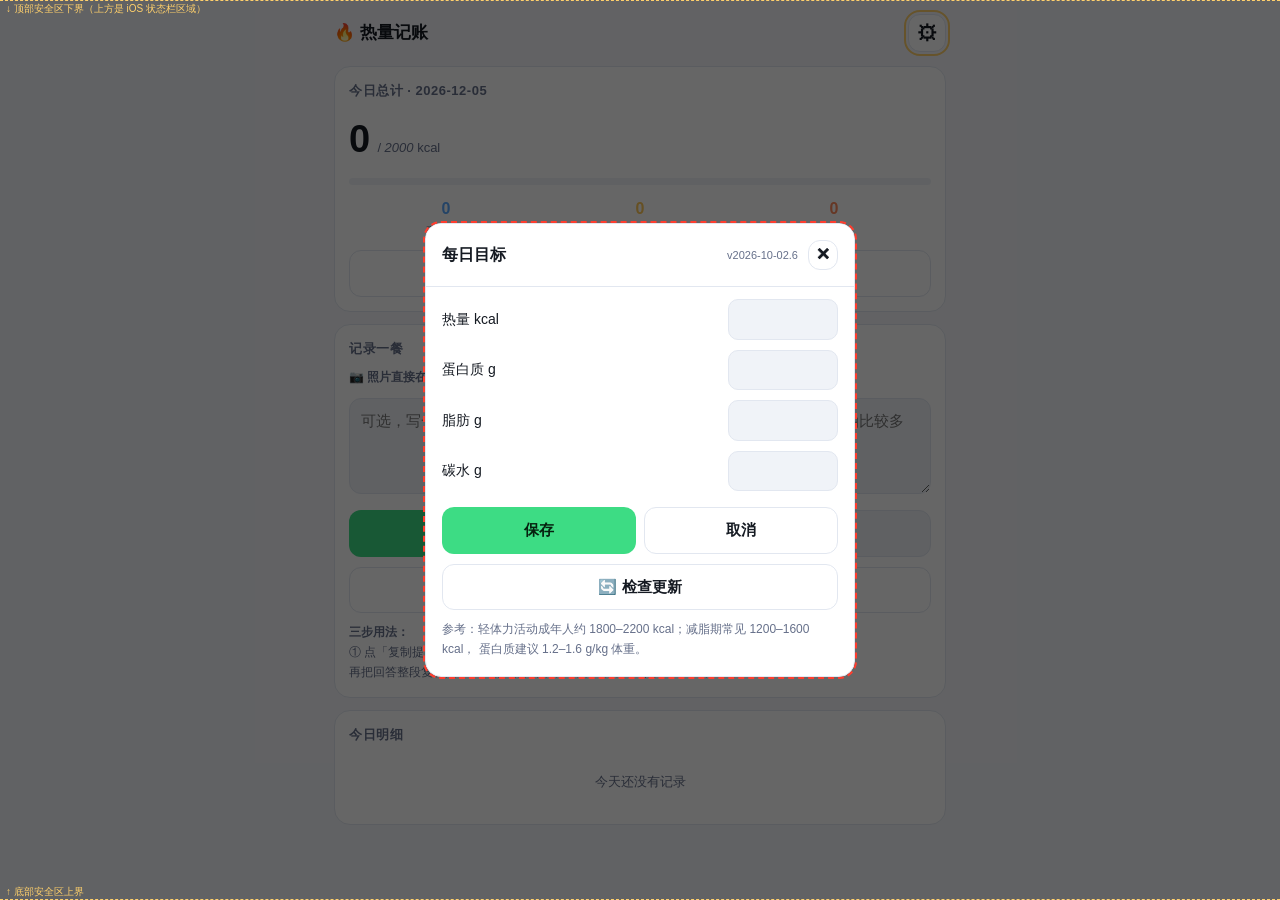
<file: top-preview.html>
﻿<!DOCTYPE html>
<html lang="zh-CN">
<head>
<meta charset="utf-8">
<meta name="viewport" content="width=device-width,initial-scale=1,viewport-fit=cover">
<meta name="theme-color" content="#0f1115">
<meta name="apple-mobile-web-app-capable" content="yes">
<meta name="apple-mobile-web-app-status-bar-style" content="black-translucent">
<title>预览 · 顶部栏与设置按钮</title>
<link rel="manifest" href="./manifest.webmanifest">
<!-- PNG 图标：安卓 Chrome 不接受 SVG 作主屏幕图标，iOS 也不支持 SVG 的 apple-touch-icon -->
<link rel="icon" href="./icons/icon-192.png" sizes="192x192" type="image/png">
<link rel="apple-touch-icon" href="./icons/apple-touch-icon.png" sizes="180x180">
<link rel="icon" href="./icon.svg" type="image/svg+xml">
<style>
  :root{
    --bg:#0f1115; --card:#181b22; --card2:#1f232c; --line:#2a2f3a;
    --fg:#e9edf5; --dim:#98a1b3; --acc:#3ddc84; --p:#5aa9ff; --f:#ffc857; --c:#ff8a5c;
    --radius:16px;
  }
  @media (prefers-color-scheme: light){
    :root{
      --bg:#f4f6fa; --card:#ffffff; --card2:#f0f3f8; --line:#e2e7f0;
      --fg:#151a22; --dim:#66708a;
    }
  }
  *{box-sizing:border-box;-webkit-tap-highlight-color:transparent}
  html,body{margin:0;padding:0;background:var(--bg);color:var(--fg);
    font:15px/1.5 -apple-system,BlinkMacSystemFont,"Segoe UI","PingFang SC","Microsoft YaHei",sans-serif}
  body{padding:calc(14px + env(safe-area-inset-top)) 14px calc(28px + env(safe-area-inset-bottom));
    max-width:640px;margin:0 auto}
  h1{font-size:17px;margin:0;display:flex;align-items:center;gap:8px;line-height:1.2}
  .top{display:flex;justify-content:space-between;align-items:center;margin-bottom:14px;gap:10px}
  /* 关键：flex 居中 + padding:0 + line-height:1
     否则 button 的默认 padding 和 emoji 字形的行盒会让齿轮在方框里偏移 */
  .iconbtn{flex:0 0 auto;display:inline-flex;align-items:center;justify-content:center;
    padding:0;line-height:1;
    background:var(--card);border:1px solid var(--line);color:var(--fg);
    width:38px;height:38px;border-radius:12px;font-size:20px;cursor:pointer}
  button.iconbtn{font-family:inherit}
  /* emoji 字形的几何中心略低于方框中心，单独微调 */
  .top .iconbtn{font-size:21px}
  .top .iconbtn>span,.modal h2 .iconbtn>span{display:block;transform:translateY(-1px)}
  .card{background:var(--card);border:1px solid var(--line);border-radius:var(--radius);
    padding:14px;margin-bottom:12px}
  .card h2{font-size:13px;font-weight:600;color:var(--dim);margin:0 0 10px;
    letter-spacing:.04em;text-transform:uppercase}
  .kcal{display:flex;align-items:baseline;gap:8px;margin-bottom:2px}
  .kcal b{font-size:38px;font-weight:700;letter-spacing:-.02em}
  .kcal span{color:var(--dim);font-size:13px}
  .bar{height:7px;background:var(--card2);border-radius:99px;overflow:hidden;margin-top:10px}
  .bar>i{display:block;height:100%;background:var(--acc);width:0;border-radius:99px;
    transition:width .3s ease}
  .macro{display:flex;justify-content:space-between;font-size:13px;margin-top:12px}
  .macro>div{flex:1;text-align:center}
  .macro b{display:block;font-size:16px;font-weight:600}
  .macro small{color:var(--dim);font-size:11px}
  textarea{width:100%;min-height:96px;background:var(--card2);color:var(--fg);
    border:1px solid var(--line);border-radius:12px;padding:11px;font:inherit;resize:vertical}
  textarea:focus{outline:none;border-color:var(--acc)}
  .row{display:flex;gap:8px;flex-wrap:wrap;margin-top:10px}
  button{font:inherit;font-weight:600;border-radius:12px;border:1px solid var(--line);
    background:var(--card2);color:var(--fg);padding:11px 14px;cursor:pointer}
  button:active{transform:scale(.98)}
  button.primary{background:var(--acc);color:#06210f;border-color:transparent}
  button.ghost{background:transparent}
  button.wide{flex:1}
  button:disabled{opacity:.45}
  .hint{color:var(--dim);font-size:12px;margin-top:10px;line-height:1.65}
  .hint code{background:var(--card2);padding:1px 5px;border-radius:5px;font-size:11px}
  .item{display:flex;gap:10px;align-items:flex-start;padding:11px 0;border-top:1px solid var(--line)}
  .item:first-of-type{border-top:none}
  .item .nm{flex:1;min-width:0}
  .item .nm strong{display:block;font-size:14px;font-weight:600;
    overflow:hidden;text-overflow:ellipsis;white-space:nowrap}
  .item .nm small{color:var(--dim);font-size:12px}
  .item .right{text-align:right;white-space:nowrap}
  .item .right b{font-size:15px}
  .item .right small{display:block;color:var(--dim);font-size:11px;margin-top:2px}
  .gwrap{display:inline-flex;align-items:center;gap:4px;margin-top:6px;font-size:12px;color:var(--dim);
    max-width:100%;flex-wrap:wrap}
  .gwrap input{width:64px;min-width:0;background:var(--card2);border:1px solid var(--line);color:var(--fg);
    border-radius:8px;padding:4px 6px;font:inherit;font-size:12px;text-align:right}
  .del{background:transparent;border:none;color:var(--dim);font-size:16px;padding:2px 0 2px 6px;cursor:pointer}
  .empty{color:var(--dim);font-size:13px;text-align:center;padding:18px 0}
  /* 设置面板：flex 居中 + iOS 安全区适配。
     不用 transform 居中（在 dvh 视口下会偏移），也不用 inset 简写（兼容性） */
  .modal{position:fixed;top:0;left:0;right:0;bottom:0;z-index:90;display:none;
    background:rgba(0,0,0,.6);
    padding:calc(14px + env(safe-area-inset-top)) 14px calc(14px + env(safe-area-inset-bottom));}
  .modal.on{display:flex;align-items:center;justify-content:center}
  .modal .panel{width:100%;max-width:430px;max-height:100%;overflow:auto;
    -webkit-overflow-scrolling:touch;
    background:var(--card);color:var(--fg);border:1px solid var(--line);
    border-radius:var(--radius);padding:16px}
  .modal h2{position:sticky;top:-16px;margin:-16px -16px 12px;padding:16px;
    background:var(--card);display:flex;justify-content:space-between;align-items:center;
    font-size:16px;border-bottom:1px solid var(--line)}
  .fld{display:flex;justify-content:space-between;align-items:center;gap:10px;margin-bottom:10px}
  .fld label{font-size:14px;flex:0 0 auto}
  .fld input{width:110px;min-width:0;flex:0 1 auto;background:var(--card2);border:1px solid var(--line);
    color:var(--fg);border-radius:10px;padding:8px;font:inherit;text-align:right}
  .toast{position:fixed;left:50%;bottom:26px;transform:translateX(-50%) translateY(20px);
    background:#000c;color:#fff;padding:10px 16px;border-radius:99px;font-size:13px;
    opacity:0;pointer-events:none;transition:.25s;z-index:99}
  .toast.on{opacity:1;transform:translateX(-50%) translateY(0)}
  @media (prefers-color-scheme: light){.toast{background:#1a1f2bdd}}
  /* 仅预览页：展开设置面板 + 标出安全区与实际可用区域 */
  .modal{display:flex !important;align-items:center;justify-content:center}
  .modal .panel{outline:2px dashed #ff3d2e}
  #btnSet{outline:2px solid #ffd06b;outline-offset:2px}
  body::before{content:'↓ 顶部安全区下界（上方是 iOS 状态栏区域）';
    position:fixed;top:env(safe-area-inset-top);left:0;right:0;z-index:200;
    border-top:1px dashed #ffd06b;color:#ffd06b;font-size:10px;padding-left:6px;pointer-events:none}
  body::after{content:'↑ 底部安全区上界';
    position:fixed;bottom:env(safe-area-inset-bottom);left:0;right:0;z-index:200;
    border-bottom:1px dashed #ffd06b;color:#ffd06b;font-size:10px;padding-left:6px;pointer-events:none}
</style>
</head>
<body>

<div class="top">
  <h1>🔥 热量记账</h1>
  <button class="iconbtn" id="btnSet" title="目标设置" aria-label="目标设置"><span>&#9881;&#65038;</span></button>
</div>

<!-- ===== 今日总计 ===== -->
<div class="card">
  <h2 id="todayLabel">今日总计</h2>
  <div class="kcal"><b id="tKcal">0</b><span>/ <i id="gKcal">2000</i> kcal</span></div>
  <div class="bar"><i id="barKcal"></i></div>
  <div class="macro">
    <div><b id="tP" style="color:var(--p)">0</b><small>蛋白质 g</small></div>
    <div><b id="tF" style="color:var(--f)">0</b><small>脂肪 g</small></div>
    <div><b id="tC" style="color:var(--c)">0</b><small>碳水 g</small></div>
  </div>
  <div class="row">
    <button class="wide ghost" id="btnExport">导出今日记录</button>
    <button class="wide ghost" id="btnReset">清空今日</button>
  </div>
</div>

<!-- ===== 记录一餐 ===== -->
<div class="card">
  <h2>记录一餐</h2>

  <div class="hint" style="margin:0 0 10px">
    📷 <b>照片直接在 DeepSeek 里上传</b> —— 本应用不需要也不接触照片，更不需要相机权限。
  </div>

  <textarea id="desc" placeholder="可选，写一句更准，例如：一碗米饭约200g、两块红烧肉、半盘炒青菜，油比较多"></textarea>

  <div class="row">
    <button class="wide primary" id="btnCopy">① 复制提问文字</button>
    <button class="wide" id="btnPaste">② 粘贴回答</button>
  </div>
  <div class="row">
    <button class="wide ghost" id="btnManual">＋ 手动添一条</button>
    <button class="wide ghost" id="btnAgain">再记一餐</button>
  </div>

  <div class="hint">
    <b>三步用法：</b><br>
    ① 点「复制提问文字」→ 2. 去 DeepSeek <b>上传餐食照片</b> → 3. 粘贴并发送<br>
    再把回答整段复制回来 → 点「粘贴回答」，自动解析成热量和三大营养素。
  </div>
</div>

<!-- ===== 今日明细 ===== -->
<div class="card">
  <h2>今日明细</h2>
  <div id="list"></div>
</div>

<!-- ===== 设置 ===== -->
<!-- 遮罩直接挂在 body 上（不在任何 transform 容器内），并用 flex 居中 + 安全区 padding，
     避免 iOS 主屏幕版被底部悬浮工具栏压住或偏移 -->
<div class="modal" id="dlg">
  <div class="panel">
    <h2>
      <span>每日目标</span>
      <span style="display:flex;align-items:center;gap:10px">
        <small id="verLabel" style="color:var(--dim);font-size:11px;font-weight:400"></small>
        <button class="iconbtn" id="btnCloseX" title="关闭" aria-label="关闭"
          style="width:30px;height:30px;font-size:15px"><span>&#10005;</span></button>
      </span>
    </h2>
    <div class="fld"><label>热量 kcal</label><input id="sKcal" type="number" inputmode="numeric"></div>
    <div class="fld"><label>蛋白质 g</label><input id="sP" type="number" inputmode="numeric"></div>
    <div class="fld"><label>脂肪 g</label><input id="sF" type="number" inputmode="numeric"></div>
    <div class="fld"><label>碳水 g</label><input id="sC" type="number" inputmode="numeric"></div>
    <div class="row" style="margin-top:16px">
      <button class="wide primary" id="btnSaveSet">保存</button>
      <button class="wide ghost" id="btnCloseSet">取消</button>
    </div>
    <div class="row">
      <button class="wide ghost" id="btnUpdate">🔄 检查更新</button>
    </div>
    <div class="hint">参考：轻体力活动成年人约 1800–2200 kcal；减脂期常见 1200–1600 kcal，
      蛋白质建议 1.2–1.6 g/kg 体重。</div>
  </div>
</div>

<div class="toast" id="toast"></div>

<script>
'use strict';
const $ = id => document.getElementById(id);
const N = v => Number.isFinite(v) ? Math.round(v * 10) / 10 : 0;

/* ---------------- 存储（全部本地，file:// 也能用） ---------------- */
const LSK = 'kcal.entries.v1', LSS = 'kcal.settings.v1';
const todayKey = () => new Date().toLocaleDateString('sv-SE');   // YYYY-MM-DD 本地时区

let store = {};
let settings = { kcal: 2000, p: 120, f: 60, c: 250 };

try { store = JSON.parse(localStorage.getItem(LSK) || '{}') || {}; } catch (e) { store = {}; }
try { Object.assign(settings, JSON.parse(localStorage.getItem(LSS) || '{}')); } catch (e) {}
// 只保留最近 30 天
(function prune(){
  const keys = Object.keys(store).sort();
  while (keys.length > 30) delete store[keys.shift()];
})();

const save = () => { try { localStorage.setItem(LSK, JSON.stringify(store)); } catch (e) {} };
const saveSet = () => { try { localStorage.setItem(LSS, JSON.stringify(settings)); } catch (e) {} };
const day = () => (store[todayKey()] = store[todayKey()] || []);
const sum = arr => arr.reduce((a, o) => ({
  kcal: a.kcal + (+o.kcal || 0), p: a.p + (+o.protein || 0),
  f: a.f + (+o.fat || 0), c: a.c + (+o.carbs || 0)
}), { kcal: 0, p: 0, f: 0, c: 0 });

/* ---------------- 提示词 ---------------- */
function buildPrompt(){
  const d = $('desc').value.trim();
  const one = (d ? `【我的描述】${d}\n\n` : '') +
`估算我这一餐的热量和三大营养素（若上面附了照片，请结合照片；否则按我的描述估算）。要求：
1. 逐项列出每种食物，给出估算重量（克）、热量（kcal）、蛋白质、脂肪、碳水（克）
2. 考虑中式烹饪的用油量，不要低估炒菜、红烧、油炸的热量
3. 最后一行给出合计
4. 严格按下面格式输出，只用一行一项，不要输出表格、不要输出额外解释：

米饭 | 200g | 232kcal | 蛋白质5g | 脂肪0.6g | 碳水51g
红烧肉 | 80g | 320kcal | 蛋白质10g | 脂肪30g | 碳水3g
合计 | - | 552kcal | 蛋白质15g | 脂肪30.6g | 碳水54g`;
  return one;
}

/* ---------------- 解析 ---------------- */
// 兼容多种写法：| 、 ：、 空格、括号、全角
const LABELS = '食物名称|菜品名称|食品名称|名称|菜品|食物|重量|约重|克重|克数|每份|热量|能量|卡路里|kcal|千卡|大卡|蛋白质|蛋白|protein|pro|脂肪|fat|碳水化合物|碳水|糖类|carb|carbs';
const FIELD_RE = '蛋\\s*白\\s*质|蛋\\s*白|protein|pro|脂\\s*肪|fat|碳\\s*水\\s*化\\s*合\\s*物|碳\\s*水|糖\\s*类|carb(?:ohydrate)?s?|热\\s*量|能\\s*量|卡\\s*路\\s*里|kcal|千\\s*卡|大\\s*卡';

function parseLine(raw){
  let s = raw.replace(/\*\*/g, '').replace(/^\s*[-*•\d.、)）]+\s*/, '').trim();
  if (!s || /^(合计|总计|小计|total|合\s*计)/i.test(s)) return null;
  if (!/\d/.test(s)) return null;
  if (!/(kcal|千卡|大卡|卡路里|能量|热量)/i.test(s)) return null;

  const grab = re => { const m = s.match(re); return m ? parseFloat(m[1]) : 0; };

  // 先取三大营养素和热量，再从剩余文本里找重量，避免把「蛋白质5克」的 5 误当成重量
  const kcal    = grab(/(\d+(?:\.\d+)?)\s*(?:kcal|千卡|大卡)/i)
               || grab(new RegExp('(?:热\\s*量|能\\s*量|卡\\s*路\\s*里)\\s*[:：=]?\\s*(\\d+(?:\\.\\d+)?)', 'i'));
  const protein = grab(new RegExp('(?:蛋\\s*白\\s*质|蛋\\s*白|protein|pro)\\s*[:：=]?\\s*(\\d+(?:\\.\\d+)?)', 'i'));
  const fat     = grab(new RegExp('(?:脂\\s*肪|fat)\\s*[:：=]?\\s*(\\d+(?:\\.\\d+)?)', 'i'));
  const carbs   = grab(new RegExp('(?:碳\\s*水\\s*化\\s*合\\s*物|碳\\s*水|糖\\s*类|carb(?:ohydrate)?s?)\\s*[:：=]?\\s*(\\d+(?:\\.\\d+)?)', 'i'));
  if (!kcal && !protein && !fat && !carbs) return null;

  // 剔除所有已识别的字段，剩下的数字才可能是重量
  const cleaned = s.replace(new RegExp('(?:' + FIELD_RE + ')\\s*[:：=]?\\s*\\d+(?:\\.\\d+)?\\s*(?:g|G|克|ml|mL|毫升)?', 'gi'), ' ');

  const grams = grab(new RegExp('(?:重\\s*量|约\\s*重|克\\s*重|克\\s*数|每\\s*份)\\s*[:：=]?\\s*(\\d+(?:\\.\\d+)?)', 'i'))
             || (cleaned.match(/(\d+(?:\.\d+)?)\s*(?:g|G|克|ml|mL|毫升)(?![a-zA-Z\u4e00-\u9fa5])/)
                 ? parseFloat(cleaned.match(/(\d+(?:\.\d+)?)\s*(?:g|G|克|ml|mL|毫升)(?![a-zA-Z\u4e00-\u9fa5])/)[1]) : 0);

  // 名称：优先取「食物名称：X」这种显式字段
  let name = '';
  const nm = s.match(new RegExp('(?:食物名称|菜品名称|食品名称|名称|菜品|食物)\\s*[:：=]\\s*([^|｜,，;；]+?)(?=\\s*(?:' + LABELS + ')\\s*[:：=]|$)', 'i'));
  if (nm) name = nm[1].trim();

  // 否则取第一个分隔符之前；「白米饭（200克）：」这种中文冒号前是长描述，也算名称
  let cut = -1;
  for (const sp of ['|', '｜', '\t', '：', ':', '，', ',', '；', ';']){
    const i = s.indexOf(sp);
    if (i > 0 && (cut === -1 || i < cut)) cut = i;
  }
  if (!name){
    if (cut > 0){
      const before = s.slice(0, cut);
      if (!new RegExp('^\\s*(?:' + LABELS + ')\\s*$', 'i').test(before)) name = before;
    } else {
      const m = s.match(/^(.*?)\s*\d/);          // 无分隔符：按第一个数字切开
      if (m && m[1]) name = m[1];
    }
  }
  name = name.replace(/[（(][^）)]*[)）]/g, '')
             .replace(new RegExp('\\s*(?:' + LABELS + ')\\s*[:：=]?\\s*$', 'i'), '')
             .replace(/[\s\-–—|]+$/, '').trim();
  if (!name) name = '未命名';

  return { name, grams, kcal, protein, fat, carbs };
}

function parseText(text){
  const out = [];
  // 先试 JSON（万一模型返回 JSON）
  try {
    const cleaned = text.replace(/```[a-z]*/gi, '').trim();
    const a = cleaned.indexOf('['), b = cleaned.lastIndexOf(']');
    const o = cleaned.indexOf('{'), p = cleaned.lastIndexOf('}');
    let json = null;
    if (a !== -1 && b > a) json = JSON.parse(cleaned.slice(a, b + 1));
    else if (o !== -1 && p > o) json = [JSON.parse(cleaned.slice(o, p + 1))];
    if (Array.isArray(json) && json.length){
      for (const it of json){
        const name = it.name || it.食物 || it.名称;
        if (!name) continue;
        out.push({
          name: String(name),
          grams: +(it.grams || it.weight || it.克数 || 0),
          kcal: +(it.kcal || it.calories || it.热量 || 0),
          protein: +(it.protein || it.蛋白质 || 0),
          fat: +(it.fat || it.脂肪 || 0),
          carbs: +(it.carbs || it.carbohydrate || it.碳水 || 0)
        });
      }
      if (out.length) return out;
    }
  } catch (e) { /* 不是 JSON，走文本行解析 */ }

  // 标签竖排格式：一餐被拆成多行，每行一个「标签：数值」
  // 例如「食物名称：牛肉炒饭 / 重量：400克 / 热量：720kcal / 蛋白质：24g ...」合并成一条
  const lines = text.split(/\r?\n/).map(l => l.trim()).filter(Boolean);
  const labelOnly = l => new RegExp('^(?:' + LABELS + ')\\s*[:：=]', 'i').test(l);
  const labelCount = lines.filter(labelOnly).length;
  if (labelCount >= 2){
    const merged = parseLine(lines.join(' '));
    if (merged) return [merged];
  }

  for (const line of lines){
    if (line.length > 220) continue;                 // 明显不是数据行
    const it = parseLine(line);
    if (it) out.push(it);
  }
  return out;
}

/* ---------------- 渲染 ---------------- */
function render(){
  const list = day(), t = sum(list);
  $('tKcal').textContent = Math.round(t.kcal);
  $('gKcal').textContent = settings.kcal;
  $('barKcal').style.width = Math.min(100, settings.kcal ? t.kcal / settings.kcal * 100 : 0) + '%';
  $('barKcal').style.background = t.kcal > settings.kcal ? '#ff5c5c' : 'var(--acc)';
  $('tP').textContent = N(t.p); $('tF').textContent = N(t.f); $('tC').textContent = N(t.c);

  const box = $('list');
  if (!list.length){ box.innerHTML = '<div class="empty">今天还没有记录</div>'; return; }
  box.innerHTML = '';
  list.forEach((it, i) => {
    const el = document.createElement('div');
    el.className = 'item';
    el.innerHTML =
      '<div class="nm"><strong></strong>' +
      '<small class="sub"></small>' +
      '<div class="gwrap">重量 <input type="number" inputmode="decimal" value="' + (it.grams || '') + '"> g</div>' +
      '</div>' +
      '<div class="right"><b>' + Math.round(it.kcal) + '</b><small>kcal</small>' +
      '<small class="m"></small></div>' +
      '<button class="del" title="删除">✕</button>';
    el.querySelector('strong').textContent = it.name;
    el.querySelector('.sub').textContent = it.grams ? ('约 ' + it.grams + ' g') : '';
    el.querySelector('.m').textContent = '蛋' + N(it.protein) + ' 脂' + N(it.fat) + ' 碳' + N(it.carbs);
    el.querySelector('input').addEventListener('change', e => {
      const ng = Math.max(0, parseFloat(e.target.value) || 0);
      const og = +it.grams || 0;
      if (og > 0 && ng > 0){                       // 按比例缩放
        const k = ng / og;
        it.kcal *= k; it.protein *= k; it.fat *= k; it.carbs *= k;
      }
      it.grams = ng; save(); render();
    });
    el.querySelector('.del').addEventListener('click', () => { list.splice(i, 1); save(); render(); });
    box.appendChild(el);
  });
}

function addItems(items){
  if (!items.length){ toast('没解析出数据，试试让 DeepSeek 按格式重发一次'); return 0; }
  for (const it of items) day().push(it);
  save(); render();
  toast('已添加 ' + items.length + ' 项，共 ' + Math.round(sum(items).kcal) + ' kcal');
  return items.length;
}

/* ---------------- 交互 ---------------- */
function toast(msg){
  const t = $('toast'); t.textContent = msg; t.classList.add('on');
  clearTimeout(toast._t); toast._t = setTimeout(() => t.classList.remove('on'), 2200);
}

/* 只复制提问文字；照片由用户在 DeepSeek 里自行上传，本应用不接触照片 */
$('btnCopy').addEventListener('click', async () => {
  const prompt = buildPrompt();
  try {
    await navigator.clipboard.writeText(prompt);
    toast('已复制提问文字，去 DeepSeek 上传照片后粘贴');
  } catch (err) {
    $('desc').value = prompt;   // 兜底：放进输入框让用户手动全选复制
    $('desc').focus(); $('desc').select();
    toast('已填入输入框，请长按全选复制');
  }
});

$('btnPaste').addEventListener('click', async () => {
  let text = '';
  try {
    if (navigator.clipboard && navigator.clipboard.readText) text = await navigator.clipboard.readText();
  } catch (err) { /* 无权限 */ }
  if (!text){
    text = window.prompt('粘贴 DeepSeek 的回答：', '') || '';
  }
  if (!text.trim()){ toast('没有拿到内容'); return; }
  addItems(parseText(text));
});

$('btnManual').addEventListener('click', () => {
  const name = window.prompt('食物名称：', '');
  if (!name) return;
  const kcal = parseFloat(window.prompt('热量 kcal：', '0')) || 0;
  const protein = parseFloat(window.prompt('蛋白质 g：', '0')) || 0;
  const fat = parseFloat(window.prompt('脂肪 g：', '0')) || 0;
  const carbs = parseFloat(window.prompt('碳水 g：', '0')) || 0;
  const grams = parseFloat(window.prompt('重量 g（可留空）：', '')) || 0;
  addItems([{ name, grams, kcal, protein, fat, carbs }]);
});

$('btnAgain').addEventListener('click', () => {
  $('desc').value = '';
  $('desc').focus();
});

$('btnReset').addEventListener('click', () => {
  if (!day().length) return;
  if (window.confirm('清空今天的全部记录？')){ store[todayKey()] = []; save(); render(); }
});

$('btnExport').addEventListener('click', () => {
  const list = day(), t = sum(list);
  if (!list.length){ toast('今天还没有记录'); return; }
  let s = '日期：' + todayKey() + '\n\n食物\t重量(g)\t热量(kcal)\t蛋白质(g)\t脂肪(g)\t碳水(g)\n';
  for (const it of list)
    s += [it.name, it.grams || '', Math.round(it.kcal), N(it.protein), N(it.fat), N(it.carbs)].join('\t') + '\n';
  s += '\n合计\t\t' + Math.round(t.kcal) + '\t' + N(t.p) + '\t' + N(t.f) + '\t' + N(t.c) + '\n';
  s += '目标\t\t' + settings.kcal + '\t' + settings.p + '\t' + settings.f + '\t' + settings.c + '\n';
  try {
    const blob = new Blob(['\ufeff' + s], { type: 'text/csv;charset=utf-8' });
    const a = document.createElement('a');
    a.href = URL.createObjectURL(blob);
    a.download = 'kcal-' + todayKey() + '.csv';
    a.click();
    toast('已导出 CSV');
  } catch (e) {
    $('desc').value = s; toast('已填入输入框，请长按复制');
  }
});

/* 设置弹窗（自绘遮罩，不依赖 <dialog>） */
const closeSet = () => $('dlg').classList.remove('on');
const openSet = () => {
  $('sKcal').value = settings.kcal; $('sP').value = settings.p;
  $('sF').value = settings.f; $('sC').value = settings.c;
  $('dlg').classList.add('on');
};
function onBackdrop(e){
  // 只有点在面板外面才关闭（点面板内部不关）
  if (e.target === $('dlg')) closeSet();
}
$('btnSet').addEventListener('click', openSet);
$('dlg').addEventListener('click', onBackdrop);
$('btnCloseX').addEventListener('click', closeSet);
document.addEventListener('keydown', e => { if (e.key === 'Escape') closeSet(); });
$('btnCloseSet').addEventListener('click', closeSet);
$('btnSaveSet').addEventListener('click', () => {
  settings.kcal = parseFloat($('sKcal').value) || 0;
  settings.p = parseFloat($('sP').value) || 0;
  settings.f = parseFloat($('sF').value) || 0;
  settings.c = parseFloat($('sC').value) || 0;
  saveSet(); render(); closeSet(); toast('目标已保存');
});

/* 启动：全部包在 try 里，任何一个环节出错都不至于让按钮集体失灵 */
try {
  $('todayLabel').textContent = '今日总计 · ' + todayKey();
  render();
} catch (err) {
  showFatal(err);
}

/* 全局错误兜底：出问题要看得见，而不是静默失效 */
function showFatal(err){
  const msg = (err && (err.message || err.reason && err.reason.message)) || String(err);
  try {
    const t = $('toast');
    t.textContent = '出错了：' + msg;
    t.classList.add('on');
  } catch (e) {}
  console.error('[热量记账]', err);
}
window.addEventListener('error', e => showFatal(e.error || e.message));
window.addEventListener('unhandledrejection', e => showFatal(e.reason));

/* ---------------- 版本与更新 ----------------
   iOS 主屏幕应用没有地址栏、没有下拉刷新，Service Worker 在后台还会被冻结，
   所以这里提供「可见版本号 + 手动检查更新」，并且 sw.js 对 HTML 走网络优先。 */
const APP_VERSION = '2026-10-02.6';
try { $('verLabel').textContent = 'v' + APP_VERSION; } catch (e) {}

let waitingSW = null;

function checkUpdate(manual){
  if (!('serviceWorker' in navigator) || location.protocol.indexOf('http') !== 0){
    if (manual) toast('当前不是网页环境，无法检查更新');
    return;
  }
  navigator.serviceWorker.getRegistration().then(reg => {
    if (!reg){ if (manual) toast('还没有缓存，刷新一次即可'); return; }
    reg.update().then(() => {
      if (reg.waiting) waitingSW = reg.waiting;
      if (waitingSW){
        offerUpdate();
      } else if (manual){
        toast('已是最新版 v' + APP_VERSION);
      }
    }).catch(() => { if (manual) toast('检查失败，请确认网络'); });
  }).catch(() => { if (manual) toast('检查失败'); });
}

function offerUpdate(){
  if (window.confirm('发现新版本，现在更新并刷新页面？')) applyUpdate();
}

function applyUpdate(){
  let done = false;
  const reload = () => { if (done) return; done = true; location.reload(); };
  navigator.serviceWorker.addEventListener('controllerchange', reload);
  if (waitingSW) waitingSW.postMessage('SKIP_WAITING');
  setTimeout(reload, 1500);          // 万一 controllerchange 没触发也强制刷新
}

$('btnUpdate').addEventListener('click', () => checkUpdate(true));

/* 注册 Service Worker */
if ('serviceWorker' in navigator && location.protocol.indexOf('http') === 0) {
  window.addEventListener('load', () => {
    navigator.serviceWorker.register('./sw.js').then(reg => {
      if (reg.waiting) waitingSW = reg.waiting;
      reg.addEventListener('updatefound', () => {
        const sw = reg.installing;
        if (!sw) return;
        sw.addEventListener('statechange', () => {
          if (sw.state === 'installed' && navigator.serviceWorker.controller){
            waitingSW = sw;
            offerUpdate();
          }
        });
      });
      // 打开时自动查一次；iOS 后台会冻结 SW，所以这只是一层额外保障
      reg.update().catch(() => {});
    }).catch(() => {});
  });
}
</script>
</body>
</html>
</file>
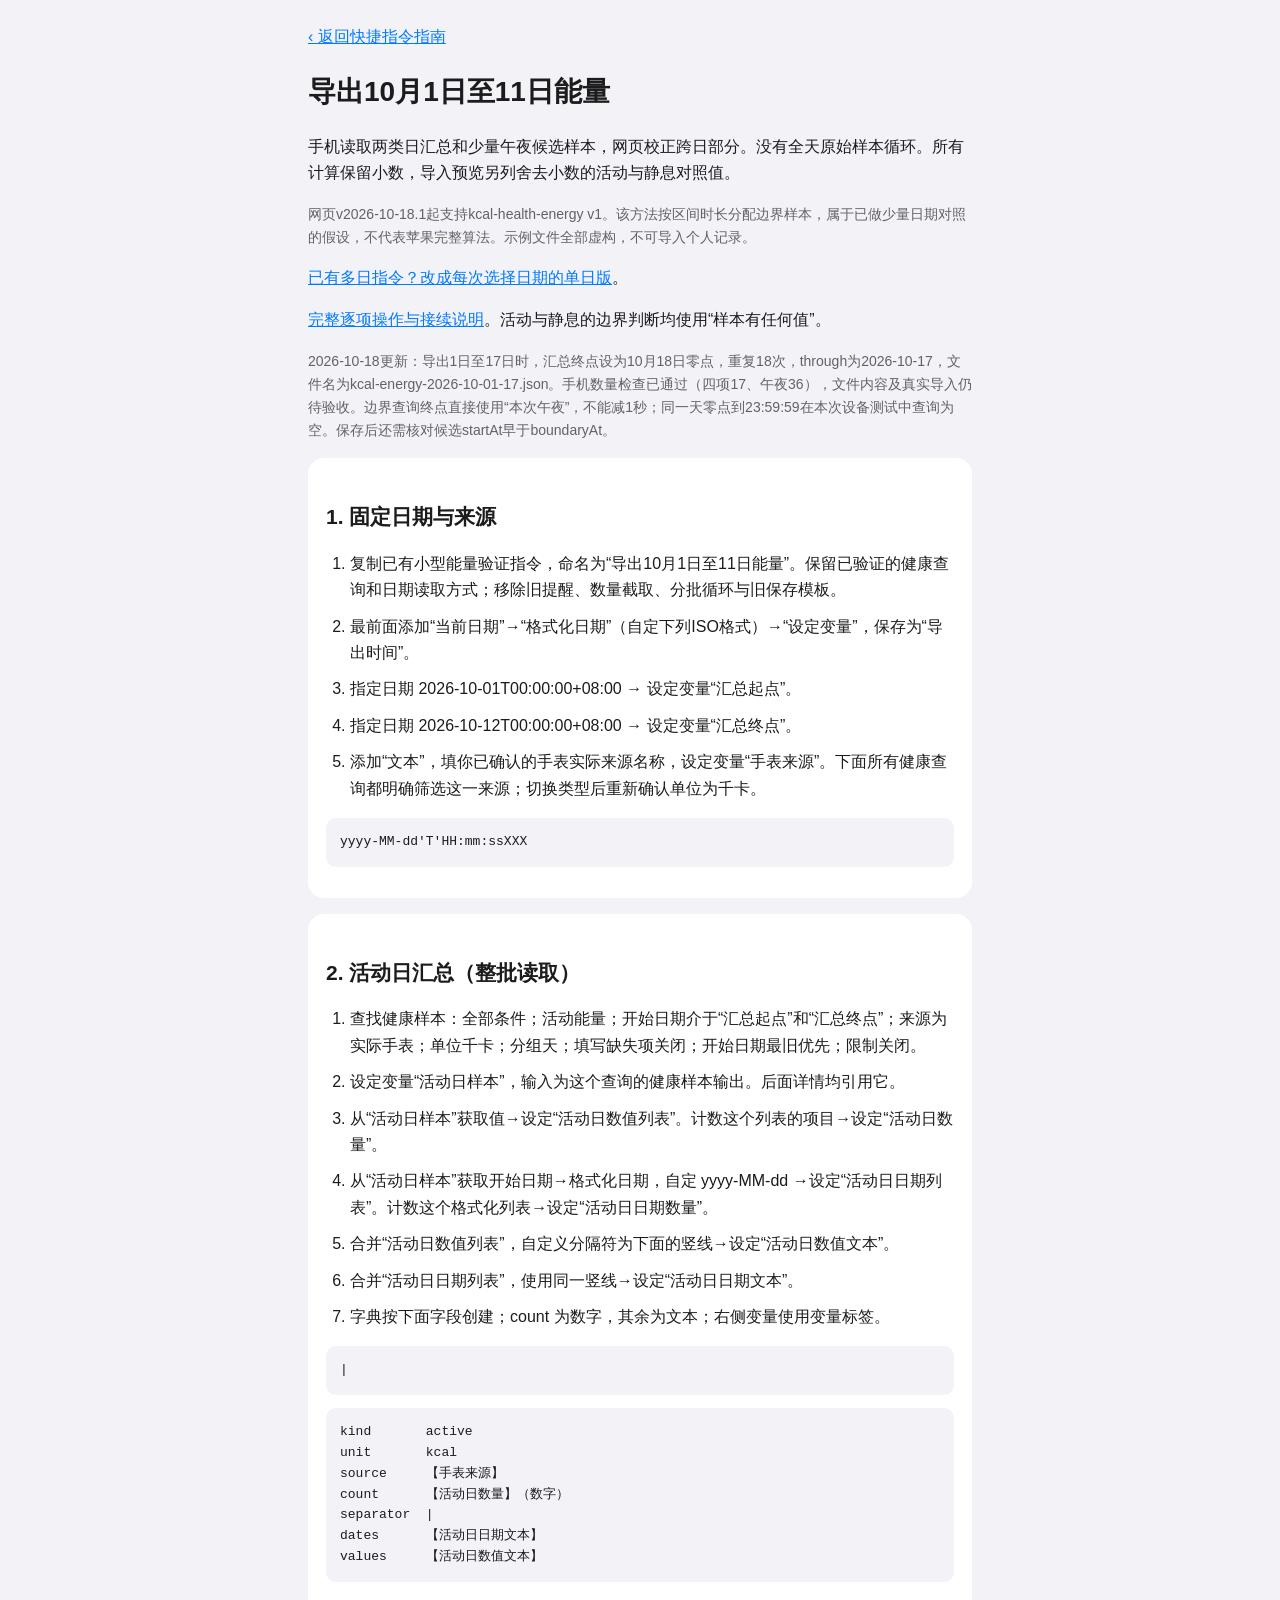
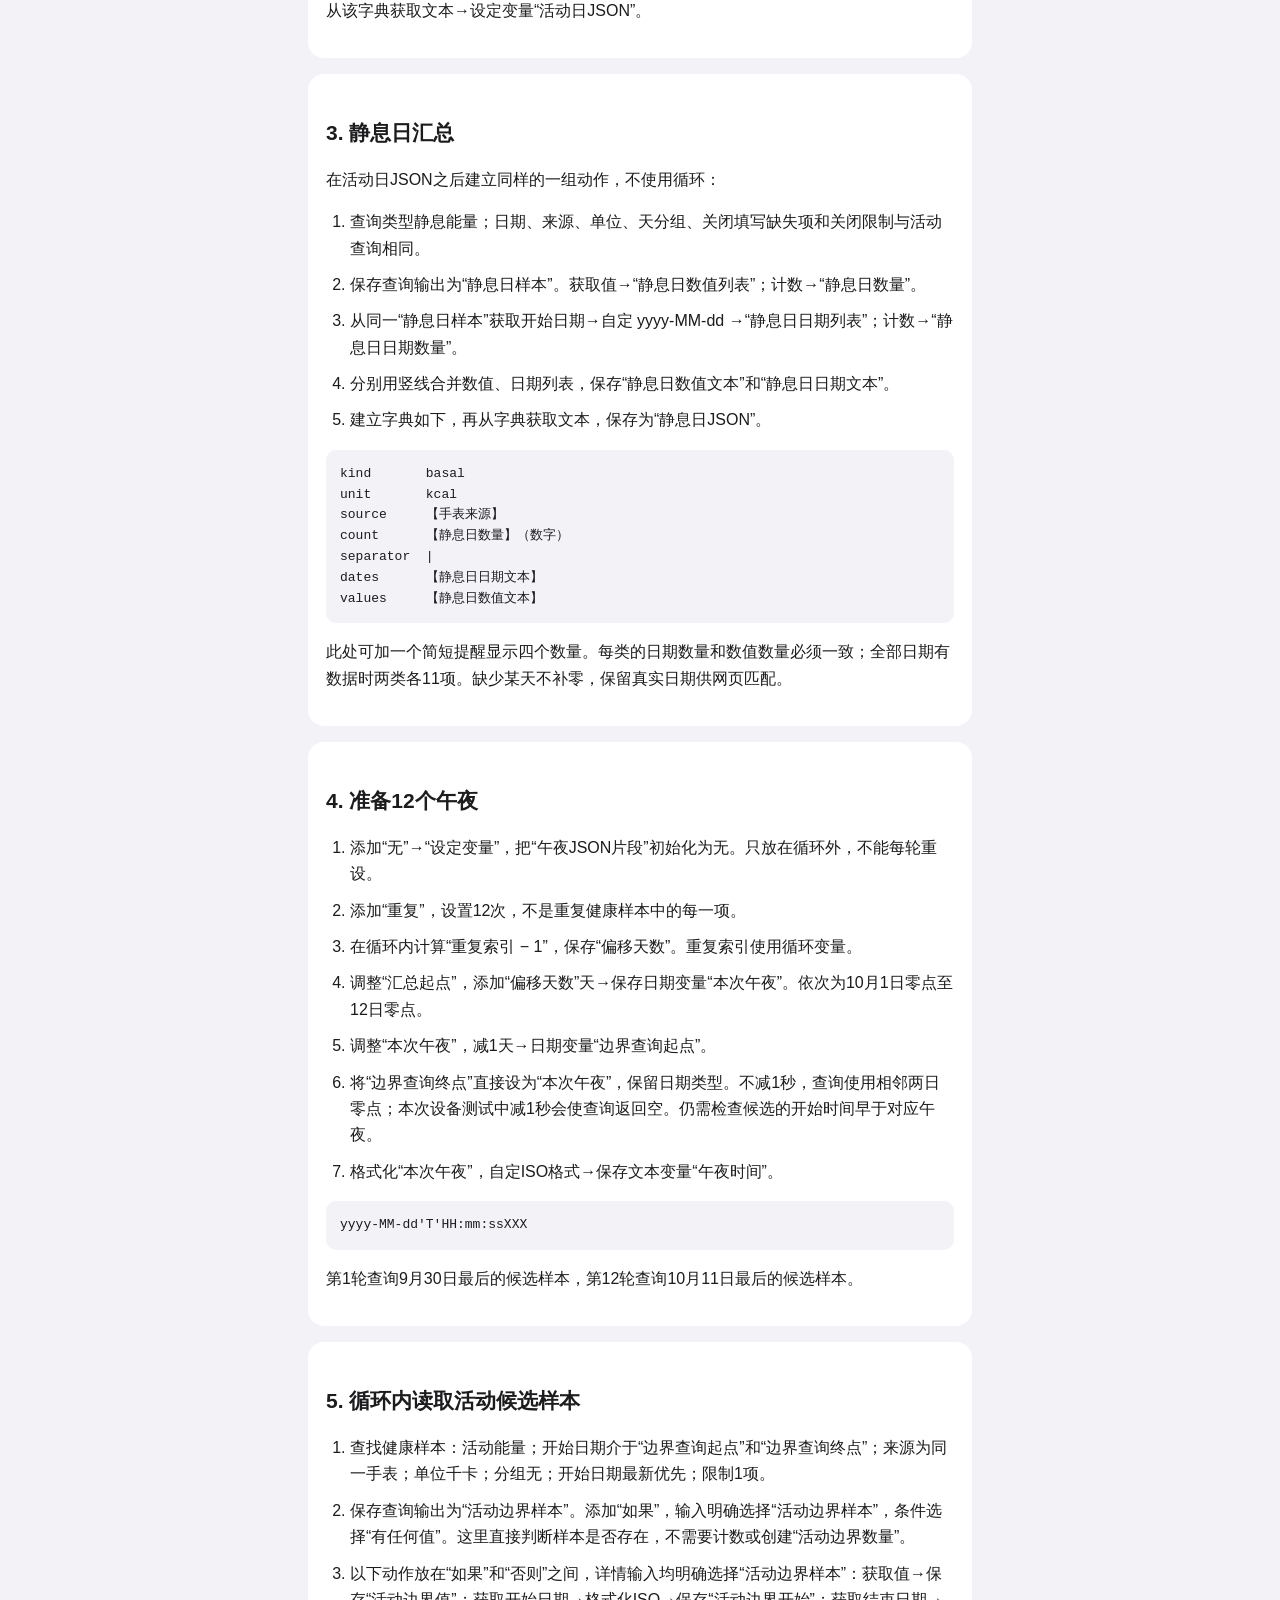
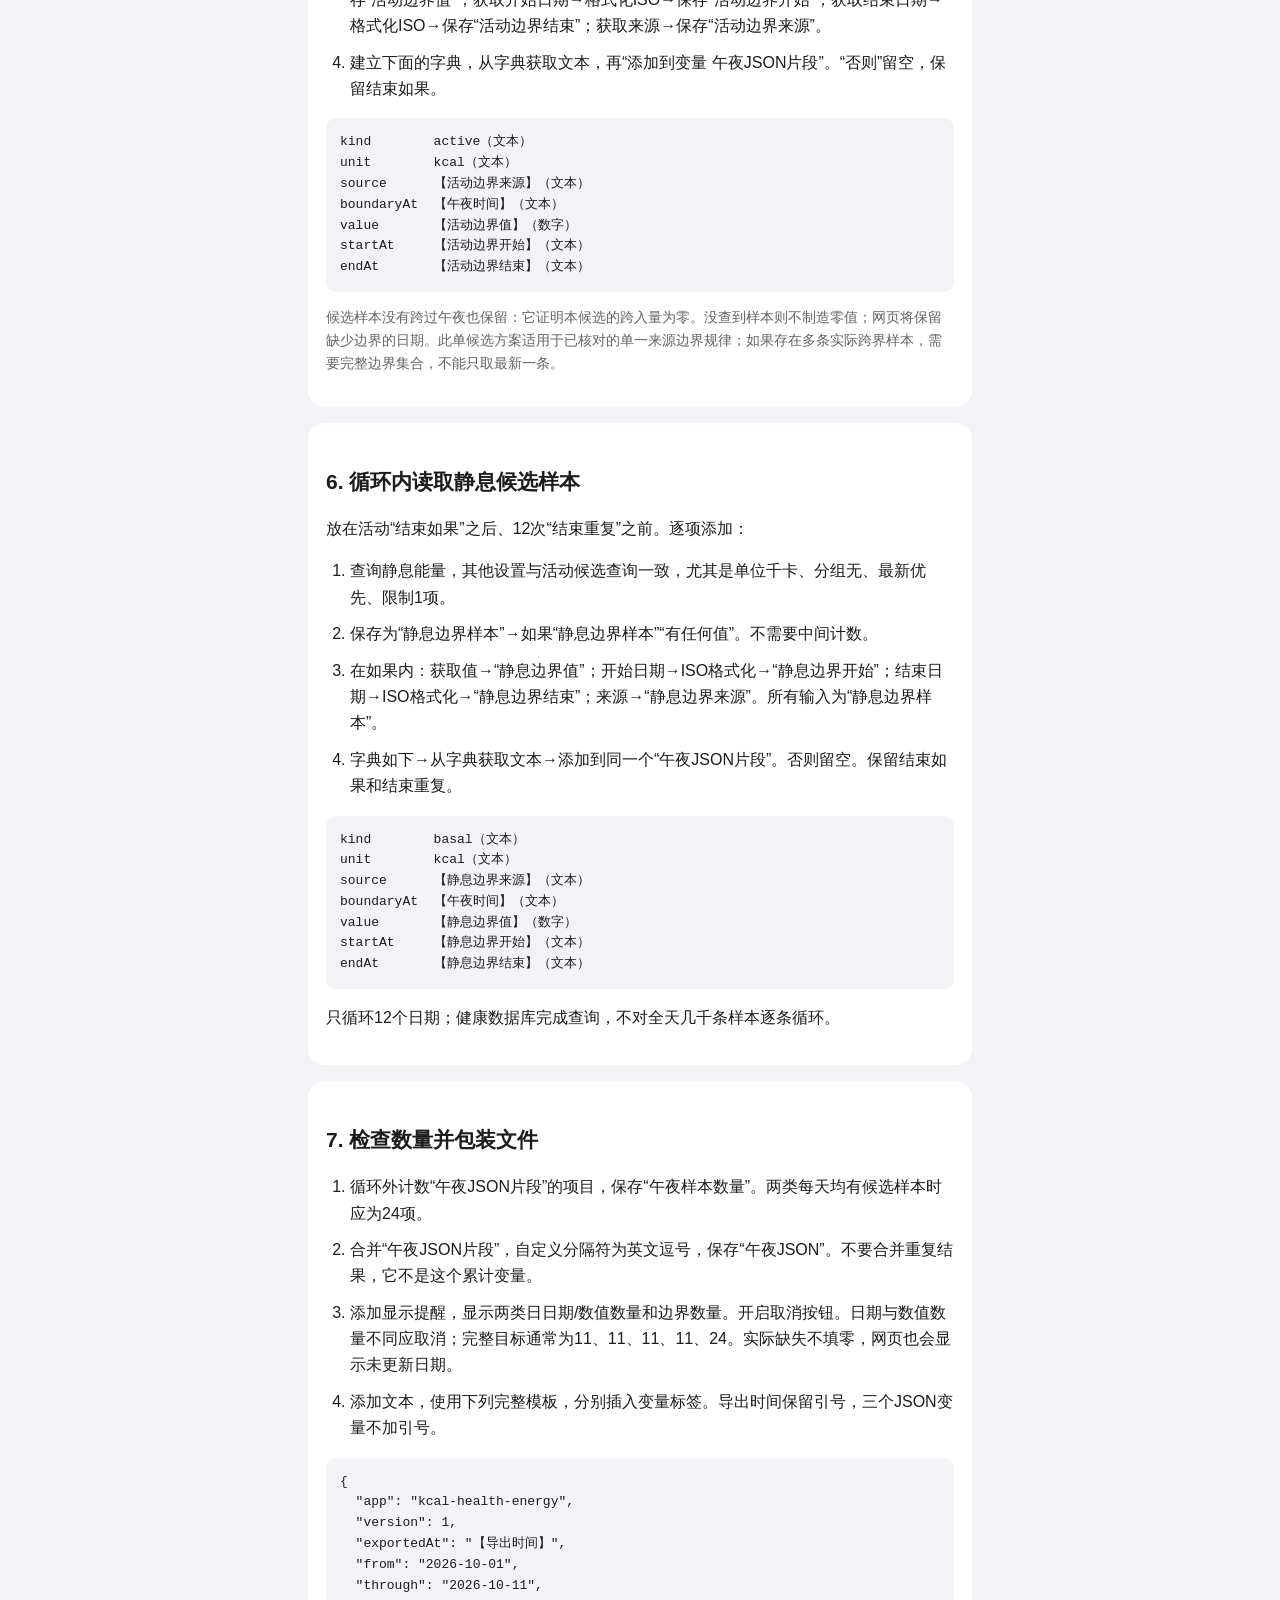
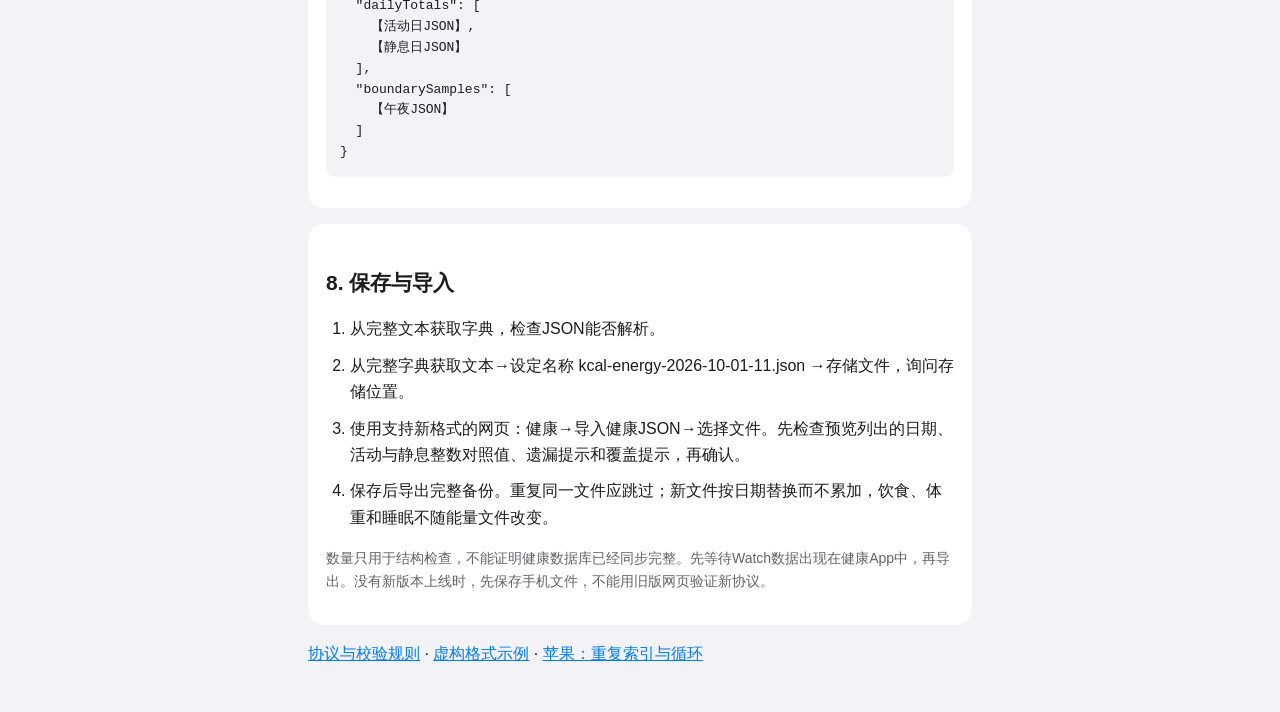
<file: docs/energy-shortcuts-guide.html>
<!doctype html>
<html lang="zh-CN"><head><meta charset="utf-8"><meta name="viewport" content="width=device-width,initial-scale=1,viewport-fit=cover"><meta name="color-scheme" content="light dark"><title>精简能量导出</title>
<style>:root{--bg:#f2f2f7;--card:#fff;--text:#1c1c1e;--muted:#636366;--link:#007aff}@media(prefers-color-scheme:dark){:root{--bg:#000;--card:#1c1c1e;--text:#f5f5f7;--muted:#aeaeb2;--link:#0a84ff}}*{box-sizing:border-box}body{margin:0;background:var(--bg);color:var(--text);font:16px/1.65 -apple-system,BlinkMacSystemFont,"Segoe UI",sans-serif}main{max-width:700px;margin:auto;padding:24px 18px calc(28px + env(safe-area-inset-bottom))}a{color:var(--link)}h1{font-size:28px}h2{font-size:21px;margin:24px 0 12px}section{background:var(--card);padding:18px;border-radius:16px;margin:16px 0}li{margin:10px 0}ol,ul{padding-left:24px}pre{white-space:pre-wrap;overflow-wrap:anywhere;background:var(--bg);padding:14px;border-radius:10px;font:13px/1.6 ui-monospace,Consolas,monospace}code{overflow-wrap:anywhere}.note{color:var(--muted);font-size:14px}</style></head>
<body><main><a href="shortcuts-guide.html">‹ 返回快捷指令指南</a><h1>导出10月1日至11日能量</h1>
<p>手机读取两类日汇总和少量午夜候选样本，网页校正跨日部分。没有全天原始样本循环。所有计算保留小数，导入预览另列舍去小数的活动与静息对照值。</p>
<p class="note">网页v2026-10-18.1起支持kcal-health-energy v1。该方法按区间时长分配边界样本，属于已做少量日期对照的假设，不代表苹果完整算法。示例文件全部虚构，不可导入个人记录。</p>
<p><a href="energy-single-day-guide.html">已有多日指令？改成每次选择日期的单日版</a>。</p>
<p><a href="能量导出步骤与接续-2026-10-12.md">完整逐项操作与接续说明</a>。活动与静息的边界判断均使用“样本有任何值”。</p>
<p class="note">2026-10-18更新：导出1日至17日时，汇总终点设为10月18日零点，重复18次，through为2026-10-17，文件名为kcal-energy-2026-10-01-17.json。手机数量检查已通过（四项17、午夜36），文件内容及真实导入仍待验收。边界查询终点直接使用“本次午夜”，不能减1秒；同一天零点到23:59:59在本次设备测试中查询为空。保存后还需核对候选startAt早于boundaryAt。</p>
<section><h2>1. 固定日期与来源</h2><ol>
<li>复制已有小型能量验证指令，命名为“导出10月1日至11日能量”。保留已验证的健康查询和日期读取方式；移除旧提醒、数量截取、分批循环与旧保存模板。</li>
<li>最前面添加“当前日期”→“格式化日期”（自定下列ISO格式）→“设定变量”，保存为“导出时间”。</li>
<li>指定日期 2026-10-01T00:00:00+08:00 → 设定变量“汇总起点”。</li>
<li>指定日期 2026-10-12T00:00:00+08:00 → 设定变量“汇总终点”。</li>
<li>添加“文本”，填你已确认的手表实际来源名称，设定变量“手表来源”。下面所有健康查询都明确筛选这一来源；切换类型后重新确认单位为千卡。</li>
</ol><pre>yyyy-MM-dd'T'HH:mm:ssXXX</pre></section>
<section><h2>2. 活动日汇总（整批读取）</h2><ol>
<li>查找健康样本：全部条件；活动能量；开始日期介于“汇总起点”和“汇总终点”；来源为实际手表；单位千卡；分组天；填写缺失项关闭；开始日期最旧优先；限制关闭。</li>
<li>设定变量“活动日样本”，输入为这个查询的健康样本输出。后面详情均引用它。</li>
<li>从“活动日样本”获取值→设定“活动日数值列表”。计数这个列表的项目→设定“活动日数量”。</li>
<li>从“活动日样本”获取开始日期→格式化日期，自定 yyyy-MM-dd →设定“活动日日期列表”。计数这个格式化列表→设定“活动日日期数量”。</li>
<li>合并“活动日数值列表”，自定义分隔符为下面的竖线→设定“活动日数值文本”。</li>
<li>合并“活动日日期列表”，使用同一竖线→设定“活动日日期文本”。</li>
<li>字典按下面字段创建；count 为数字，其余为文本；右侧变量使用变量标签。</li>
</ol><pre>|</pre><pre>kind       active
unit       kcal
source     【手表来源】
count      【活动日数量】（数字）
separator  |
dates      【活动日日期文本】
values     【活动日数值文本】</pre><p>从该字典获取文本→设定变量“活动日JSON”。</p></section>
<section><h2>3. 静息日汇总</h2><p>在活动日JSON之后建立同样的一组动作，不使用循环：</p><ol>
<li>查询类型静息能量；日期、来源、单位、天分组、关闭填写缺失项和关闭限制与活动查询相同。</li>
<li>保存查询输出为“静息日样本”。获取值→“静息日数值列表”；计数→“静息日数量”。</li>
<li>从同一“静息日样本”获取开始日期→自定 yyyy-MM-dd →“静息日日期列表”；计数→“静息日日期数量”。</li>
<li>分别用竖线合并数值、日期列表，保存“静息日数值文本”和“静息日日期文本”。</li>
<li>建立字典如下，再从字典获取文本，保存为“静息日JSON”。</li>
</ol><pre>kind       basal
unit       kcal
source     【手表来源】
count      【静息日数量】（数字）
separator  |
dates      【静息日日期文本】
values     【静息日数值文本】</pre><p>此处可加一个简短提醒显示四个数量。每类的日期数量和数值数量必须一致；全部日期有数据时两类各11项。缺少某天不补零，保留真实日期供网页匹配。</p></section>
<section><h2>4. 准备12个午夜</h2><ol>
<li>添加“无”→“设定变量”，把“午夜JSON片段”初始化为无。只放在循环外，不能每轮重设。</li>
<li>添加“重复”，设置12次，不是重复健康样本中的每一项。</li>
<li>在循环内计算“重复索引 − 1”，保存“偏移天数”。重复索引使用循环变量。</li>
<li>调整“汇总起点”，添加“偏移天数”天→保存日期变量“本次午夜”。依次为10月1日零点至12日零点。</li>
<li>调整“本次午夜”，减1天→日期变量“边界查询起点”。</li>
<li>将“边界查询终点”直接设为“本次午夜”，保留日期类型。不减1秒，查询使用相邻两日零点；本次设备测试中减1秒会使查询返回空。仍需检查候选的开始时间早于对应午夜。</li>
<li>格式化“本次午夜”，自定ISO格式→保存文本变量“午夜时间”。</li>
</ol><pre>yyyy-MM-dd'T'HH:mm:ssXXX</pre><p>第1轮查询9月30日最后的候选样本，第12轮查询10月11日最后的候选样本。</p></section>
<section><h2>5. 循环内读取活动候选样本</h2><ol>
<li>查找健康样本：活动能量；开始日期介于“边界查询起点”和“边界查询终点”；来源为同一手表；单位千卡；分组无；开始日期最新优先；限制1项。</li>
<li>保存查询输出为“活动边界样本”。添加“如果”，输入明确选择“活动边界样本”，条件选择“有任何值”。这里直接判断样本是否存在，不需要计数或创建“活动边界数量”。</li>
<li>以下动作放在“如果”和“否则”之间，详情输入均明确选择“活动边界样本”：获取值→保存“活动边界值”；获取开始日期→格式化ISO→保存“活动边界开始”；获取结束日期→格式化ISO→保存“活动边界结束”；获取来源→保存“活动边界来源”。</li>
<li>建立下面的字典，从字典获取文本，再“添加到变量 午夜JSON片段”。“否则”留空，保留结束如果。</li>
</ol><pre>kind        active（文本）
unit        kcal（文本）
source      【活动边界来源】（文本）
boundaryAt  【午夜时间】（文本）
value       【活动边界值】（数字）
startAt     【活动边界开始】（文本）
endAt       【活动边界结束】（文本）</pre><p class="note">候选样本没有跨过午夜也保留：它证明本候选的跨入量为零。没查到样本则不制造零值；网页将保留缺少边界的日期。此单候选方案适用于已核对的单一来源边界规律；如果存在多条实际跨界样本，需要完整边界集合，不能只取最新一条。</p></section>
<section><h2>6. 循环内读取静息候选样本</h2><p>放在活动“结束如果”之后、12次“结束重复”之前。逐项添加：</p><ol>
<li>查询静息能量，其他设置与活动候选查询一致，尤其是单位千卡、分组无、最新优先、限制1项。</li>
<li>保存为“静息边界样本”→如果“静息边界样本”“有任何值”。不需要中间计数。</li>
<li>在如果内：获取值→“静息边界值”；开始日期→ISO格式化→“静息边界开始”；结束日期→ISO格式化→“静息边界结束”；来源→“静息边界来源”。所有输入为“静息边界样本”。</li>
<li>字典如下→从字典获取文本→添加到同一个“午夜JSON片段”。否则留空。保留结束如果和结束重复。</li>
</ol><pre>kind        basal（文本）
unit        kcal（文本）
source      【静息边界来源】（文本）
boundaryAt  【午夜时间】（文本）
value       【静息边界值】（数字）
startAt     【静息边界开始】（文本）
endAt       【静息边界结束】（文本）</pre><p>只循环12个日期；健康数据库完成查询，不对全天几千条样本逐条循环。</p></section>
<section><h2>7. 检查数量并包装文件</h2><ol>
<li>循环外计数“午夜JSON片段”的项目，保存“午夜样本数量”。两类每天均有候选样本时应为24项。</li>
<li>合并“午夜JSON片段”，自定义分隔符为英文逗号，保存“午夜JSON”。不要合并重复结果，它不是这个累计变量。</li>
<li>添加显示提醒，显示两类日日期/数值数量和边界数量。开启取消按钮。日期与数值数量不同应取消；完整目标通常为11、11、11、11、24。实际缺失不填零，网页也会显示未更新日期。</li>
<li>添加文本，使用下列完整模板，分别插入变量标签。导出时间保留引号，三个JSON变量不加引号。</li>
</ol><pre>{
  "app": "kcal-health-energy",
  "version": 1,
  "exportedAt": "【导出时间】",
  "from": "2026-10-01",
  "through": "2026-10-11",
  "dailyTotals": [
    【活动日JSON】,
    【静息日JSON】
  ],
  "boundarySamples": [
    【午夜JSON】
  ]
}</pre></section>
<section><h2>8. 保存与导入</h2><ol>
<li>从完整文本获取字典，检查JSON能否解析。</li>
<li>从完整字典获取文本→设定名称 kcal-energy-2026-10-01-11.json →存储文件，询问存储位置。</li>
<li>使用支持新格式的网页：健康→导入健康JSON→选择文件。先检查预览列出的日期、活动与静息整数对照值、遗漏提示和覆盖提示，再确认。</li>
<li>保存后导出完整备份。重复同一文件应跳过；新文件按日期替换而不累加，饮食、体重和睡眠不随能量文件改变。</li>
</ol><p class="note">数量只用于结构检查，不能证明健康数据库已经同步完整。先等待Watch数据出现在健康App中，再导出。没有新版本上线时，先保存手机文件，不能用旧版网页验证新协议。</p></section>
<p><a href="健康数据导入格式.md">协议与校验规则</a> · <a href="health-energy-example.json">虚构格式示例</a> · <a href="https://support.apple.com/zh-cn/guide/shortcuts/apdc11deb2c1/ios">苹果：重复索引与循环</a></p>
</main></body></html>
</file>
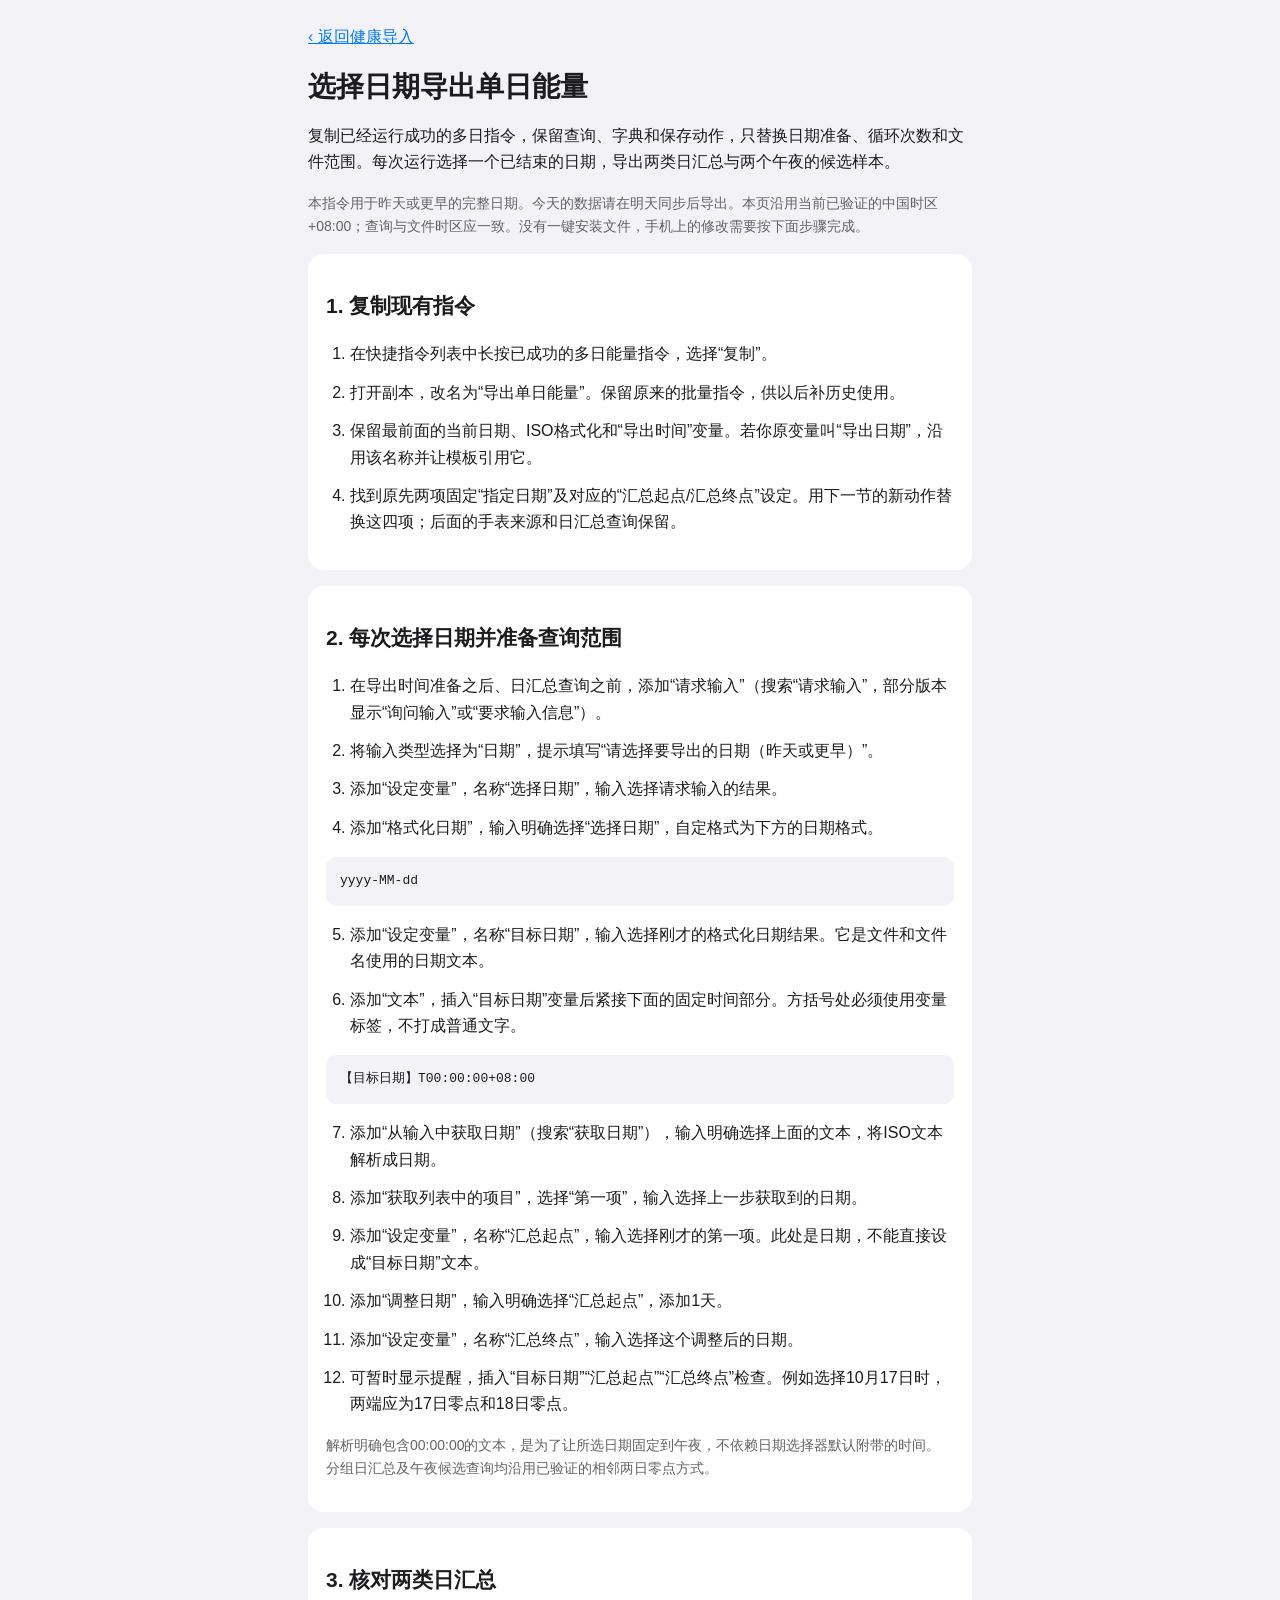
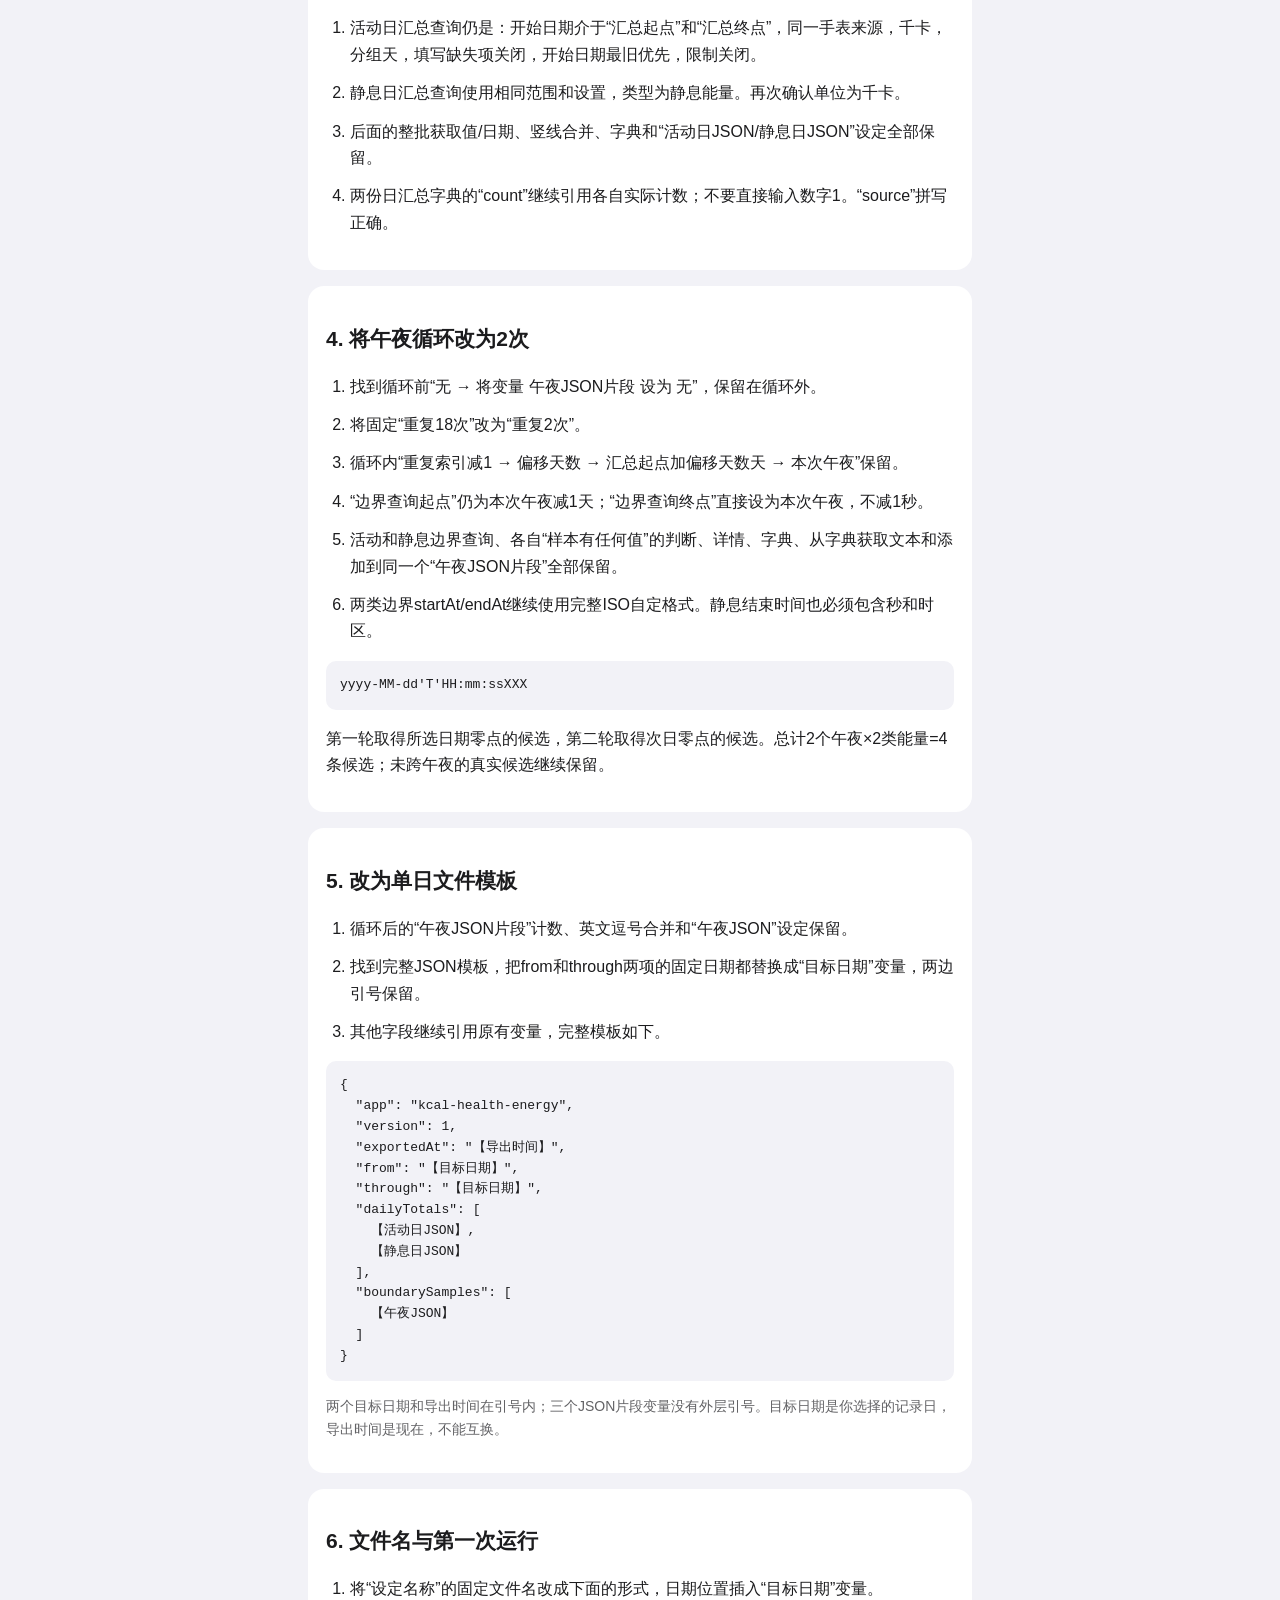
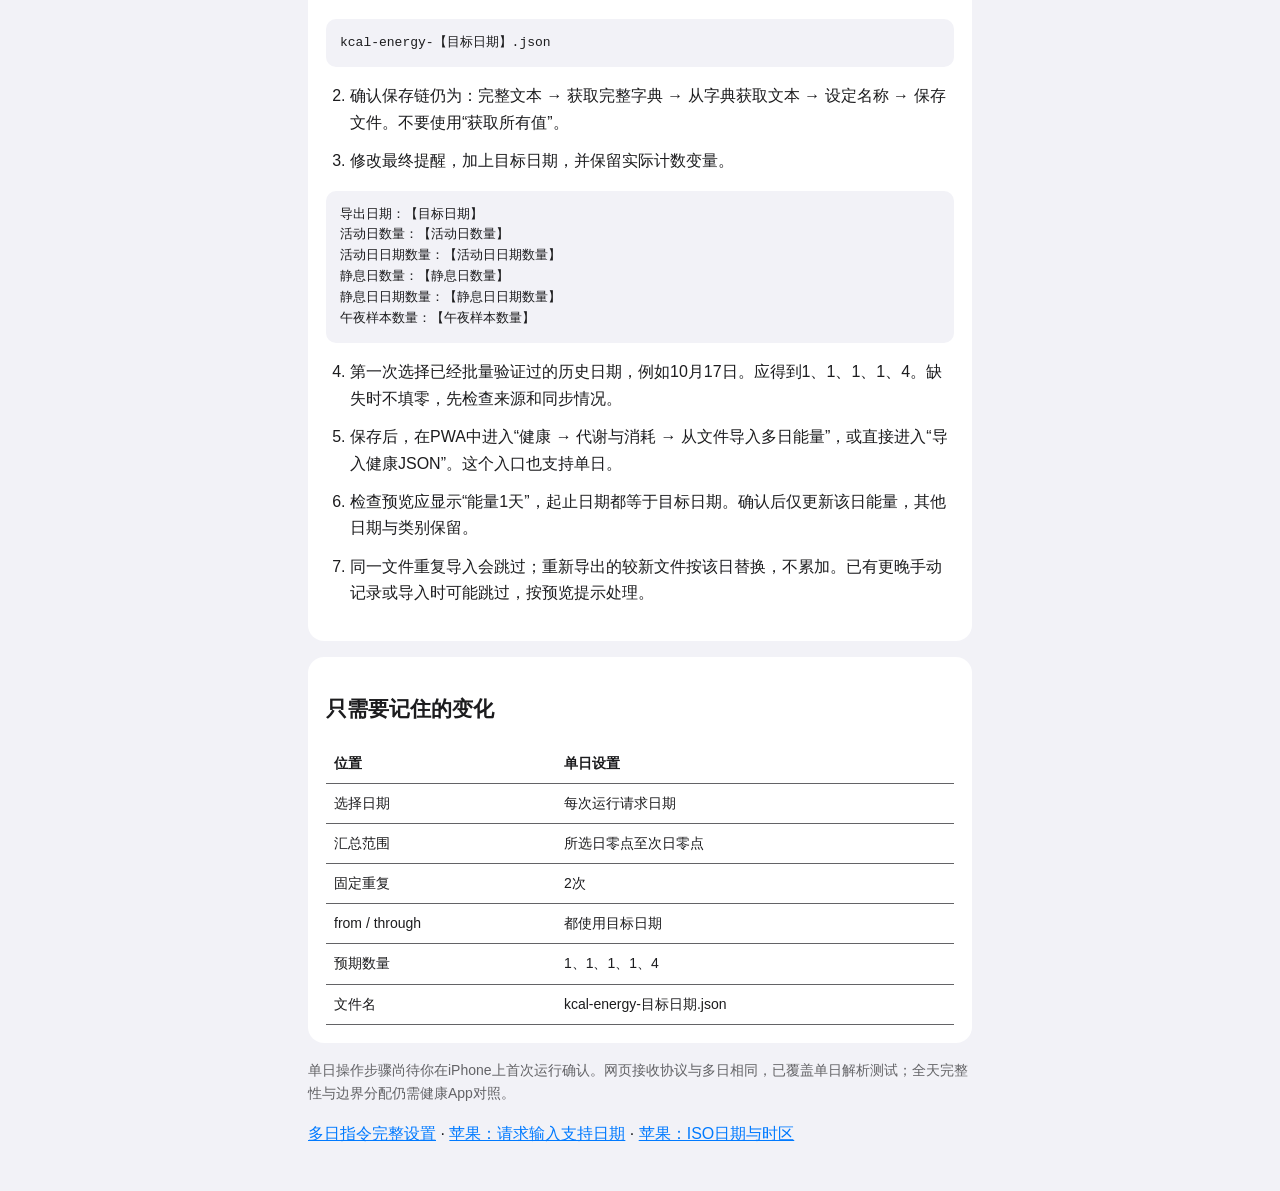
<file: docs/energy-single-day-guide.html>
<!doctype html>
<html lang="zh-CN"><head><meta charset="utf-8"><meta name="viewport" content="width=device-width,initial-scale=1,viewport-fit=cover"><meta name="color-scheme" content="light dark"><title>选择日期导出单日能量</title>
<style>:root{--bg:#f2f2f7;--card:#fff;--fg:#1c1c1e;--dim:#636366;--link:#007aff}@media(prefers-color-scheme:dark){:root{--bg:#000;--card:#1c1c1e;--fg:#f5f5f7;--dim:#aeaeb2;--link:#64a8ff}}*{box-sizing:border-box}body{margin:0;background:var(--bg);color:var(--fg);font:16px/1.65 -apple-system,BlinkMacSystemFont,"Segoe UI",sans-serif}main{max-width:700px;margin:auto;padding:24px 18px calc(28px + env(safe-area-inset-bottom))}a{color:var(--link)}h1{font-size:28px;line-height:1.25}h2{font-size:21px}section{background:var(--card);padding:18px;border-radius:16px;margin:16px 0}li{margin:12px 0}ol{padding-left:24px}pre{white-space:pre-wrap;overflow-wrap:anywhere;background:var(--bg);padding:14px;border-radius:10px;font:13px/1.6 ui-monospace,Consolas,monospace}.note{font-size:14px;color:var(--dim)}table{border-collapse:collapse;width:100%;font-size:14px}td,th{text-align:left;padding:8px;border-bottom:1px solid var(--dim)}</style></head>
<body><main><a href="../index.html#/health/import">‹ 返回健康导入</a><h1>选择日期导出单日能量</h1>
<p>复制已经运行成功的多日指令，保留查询、字典和保存动作，只替换日期准备、循环次数和文件范围。每次运行选择一个已结束的日期，导出两类日汇总与两个午夜的候选样本。</p>
<p class="note">本指令用于昨天或更早的完整日期。今天的数据请在明天同步后导出。本页沿用当前已验证的中国时区 +08:00；查询与文件时区应一致。没有一键安装文件，手机上的修改需要按下面步骤完成。</p>
<section><h2>1. 复制现有指令</h2><ol>
<li>在快捷指令列表中长按已成功的多日能量指令，选择“复制”。</li>
<li>打开副本，改名为“导出单日能量”。保留原来的批量指令，供以后补历史使用。</li>
<li>保留最前面的当前日期、ISO格式化和“导出时间”变量。若你原变量叫“导出日期”，沿用该名称并让模板引用它。</li>
<li>找到原先两项固定“指定日期”及对应的“汇总起点/汇总终点”设定。用下一节的新动作替换这四项；后面的手表来源和日汇总查询保留。</li>
</ol></section>
<section><h2>2. 每次选择日期并准备查询范围</h2><ol>
<li>在导出时间准备之后、日汇总查询之前，添加“请求输入”（搜索“请求输入”，部分版本显示“询问输入”或“要求输入信息”）。</li>
<li>将输入类型选择为“日期”，提示填写“请选择要导出的日期（昨天或更早）”。</li>
<li>添加“设定变量”，名称“选择日期”，输入选择请求输入的结果。</li>
<li>添加“格式化日期”，输入明确选择“选择日期”，自定格式为下方的日期格式。</li>
</ol><pre>yyyy-MM-dd</pre><ol start="5">
<li>添加“设定变量”，名称“目标日期”，输入选择刚才的格式化日期结果。它是文件和文件名使用的日期文本。</li>
<li>添加“文本”，插入“目标日期”变量后紧接下面的固定时间部分。方括号处必须使用变量标签，不打成普通文字。</li>
</ol><pre>【目标日期】T00:00:00+08:00</pre><ol start="7">
<li>添加“从输入中获取日期”（搜索“获取日期”），输入明确选择上面的文本，将ISO文本解析成日期。</li>
<li>添加“获取列表中的项目”，选择“第一项”，输入选择上一步获取到的日期。</li>
<li>添加“设定变量”，名称“汇总起点”，输入选择刚才的第一项。此处是日期，不能直接设成“目标日期”文本。</li>
<li>添加“调整日期”，输入明确选择“汇总起点”，添加1天。</li>
<li>添加“设定变量”，名称“汇总终点”，输入选择这个调整后的日期。</li>
<li>可暂时显示提醒，插入“目标日期”“汇总起点”“汇总终点”检查。例如选择10月17日时，两端应为17日零点和18日零点。</li>
</ol><p class="note">解析明确包含00:00:00的文本，是为了让所选日期固定到午夜，不依赖日期选择器默认附带的时间。分组日汇总及午夜候选查询均沿用已验证的相邻两日零点方式。</p></section>
<section><h2>3. 核对两类日汇总</h2><ol>
<li>活动日汇总查询仍是：开始日期介于“汇总起点”和“汇总终点”，同一手表来源，千卡，分组天，填写缺失项关闭，开始日期最旧优先，限制关闭。</li>
<li>静息日汇总查询使用相同范围和设置，类型为静息能量。再次确认单位为千卡。</li>
<li>后面的整批获取值/日期、竖线合并、字典和“活动日JSON/静息日JSON”设定全部保留。</li>
<li>两份日汇总字典的“count”继续引用各自实际计数；不要直接输入数字1。“source”拼写正确。</li>
</ol></section>
<section><h2>4. 将午夜循环改为2次</h2><ol>
<li>找到循环前“无 → 将变量 午夜JSON片段 设为 无”，保留在循环外。</li>
<li>将固定“重复18次”改为“重复2次”。</li>
<li>循环内“重复索引减1 → 偏移天数 → 汇总起点加偏移天数天 → 本次午夜”保留。</li>
<li>“边界查询起点”仍为本次午夜减1天；“边界查询终点”直接设为本次午夜，不减1秒。</li>
<li>活动和静息边界查询、各自“样本有任何值”的判断、详情、字典、从字典获取文本和添加到同一个“午夜JSON片段”全部保留。</li>
<li>两类边界startAt/endAt继续使用完整ISO自定格式。静息结束时间也必须包含秒和时区。</li>
</ol><pre>yyyy-MM-dd'T'HH:mm:ssXXX</pre><p>第一轮取得所选日期零点的候选，第二轮取得次日零点的候选。总计2个午夜×2类能量=4条候选；未跨午夜的真实候选继续保留。</p></section>
<section><h2>5. 改为单日文件模板</h2><ol>
<li>循环后的“午夜JSON片段”计数、英文逗号合并和“午夜JSON”设定保留。</li>
<li>找到完整JSON模板，把from和through两项的固定日期都替换成“目标日期”变量，两边引号保留。</li>
<li>其他字段继续引用原有变量，完整模板如下。</li>
</ol><pre>{
  "app": "kcal-health-energy",
  "version": 1,
  "exportedAt": "【导出时间】",
  "from": "【目标日期】",
  "through": "【目标日期】",
  "dailyTotals": [
    【活动日JSON】,
    【静息日JSON】
  ],
  "boundarySamples": [
    【午夜JSON】
  ]
}</pre><p class="note">两个目标日期和导出时间在引号内；三个JSON片段变量没有外层引号。目标日期是你选择的记录日，导出时间是现在，不能互换。</p></section>
<section><h2>6. 文件名与第一次运行</h2><ol>
<li>将“设定名称”的固定文件名改成下面的形式，日期位置插入“目标日期”变量。</li>
</ol><pre>kcal-energy-【目标日期】.json</pre><ol start="2">
<li>确认保存链仍为：完整文本 → 获取完整字典 → 从字典获取文本 → 设定名称 → 保存文件。不要使用“获取所有值”。</li>
<li>修改最终提醒，加上目标日期，并保留实际计数变量。</li>
</ol><pre>导出日期：【目标日期】
活动日数量：【活动日数量】
活动日日期数量：【活动日日期数量】
静息日数量：【静息日数量】
静息日日期数量：【静息日日期数量】
午夜样本数量：【午夜样本数量】</pre><ol start="4">
<li>第一次选择已经批量验证过的历史日期，例如10月17日。应得到1、1、1、1、4。缺失时不填零，先检查来源和同步情况。</li>
<li>保存后，在PWA中进入“健康 → 代谢与消耗 → 从文件导入多日能量”，或直接进入“导入健康JSON”。这个入口也支持单日。</li>
<li>检查预览应显示“能量1天”，起止日期都等于目标日期。确认后仅更新该日能量，其他日期与类别保留。</li>
<li>同一文件重复导入会跳过；重新导出的较新文件按该日替换，不累加。已有更晚手动记录或导入时可能跳过，按预览提示处理。</li>
</ol></section>
<section><h2>只需要记住的变化</h2><table><tr><th>位置</th><th>单日设置</th></tr><tr><td>选择日期</td><td>每次运行请求日期</td></tr><tr><td>汇总范围</td><td>所选日零点至次日零点</td></tr><tr><td>固定重复</td><td>2次</td></tr><tr><td>from / through</td><td>都使用目标日期</td></tr><tr><td>预期数量</td><td>1、1、1、1、4</td></tr><tr><td>文件名</td><td>kcal-energy-目标日期.json</td></tr></table></section>
<p class="note">单日操作步骤尚待你在iPhone上首次运行确认。网页接收协议与多日相同，已覆盖单日解析测试；全天完整性与边界分配仍需健康App对照。</p>
<p><a href="energy-shortcuts-guide.html">多日指令完整设置</a> · <a href="https://support.apple.com/zh-cn/guide/shortcuts/apd68b5c9161/ios">苹果：请求输入支持日期</a> · <a href="https://support.apple.com/en-euro/guide/shortcuts/apdfd459e13d/ios">苹果：ISO日期与时区</a></p>
</main></body></html>
</file>
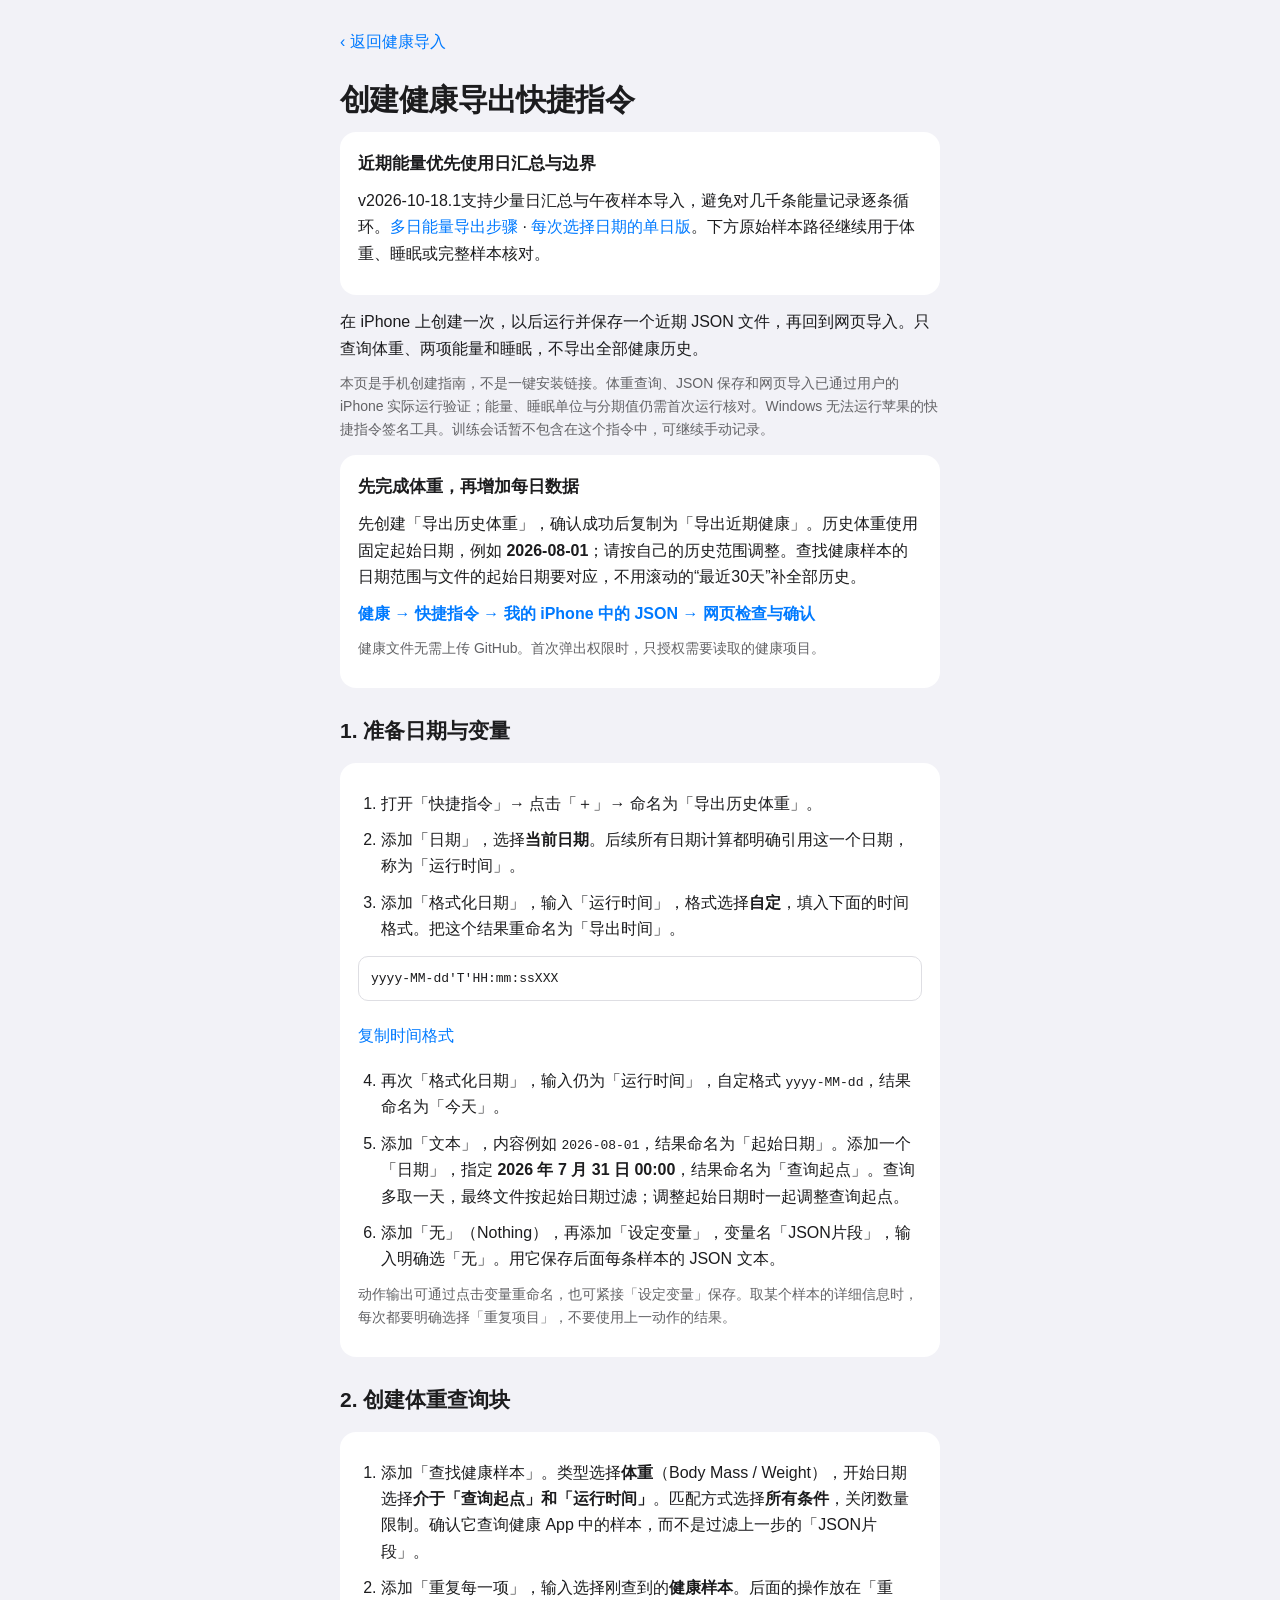
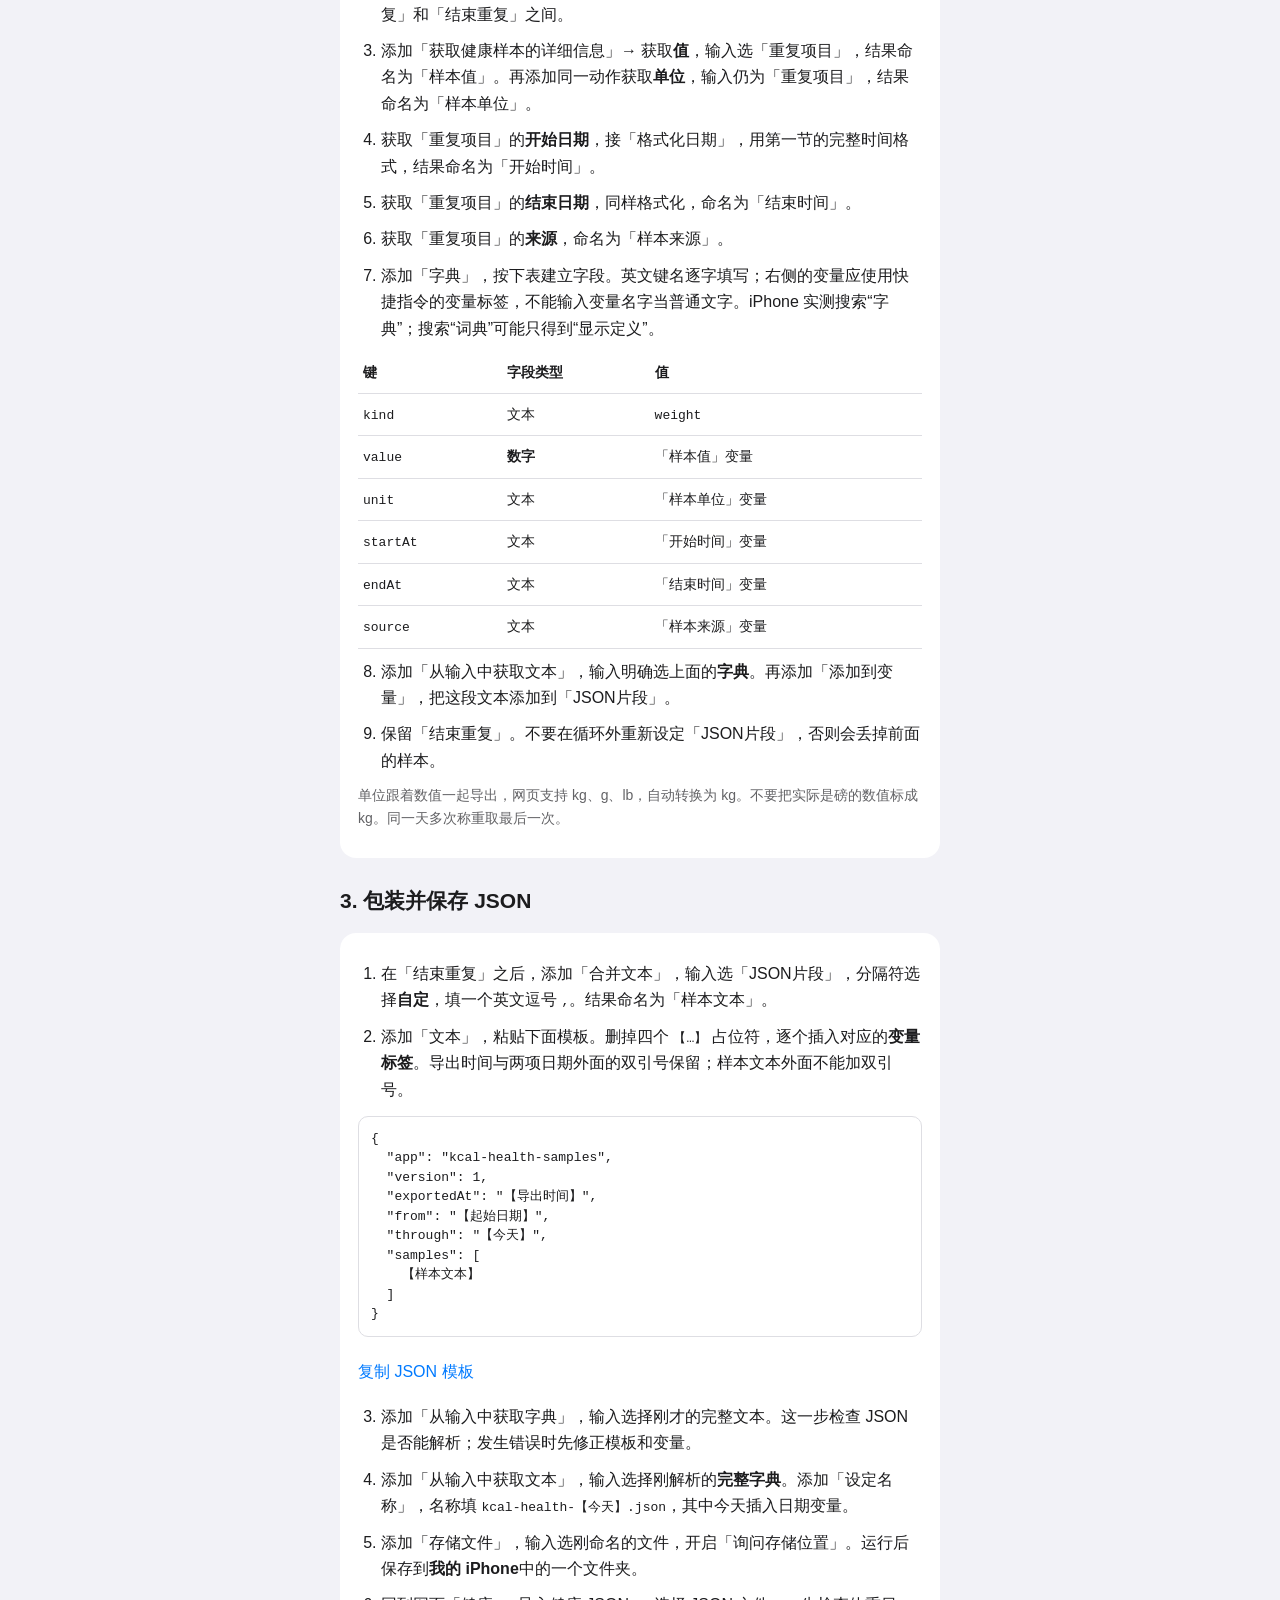
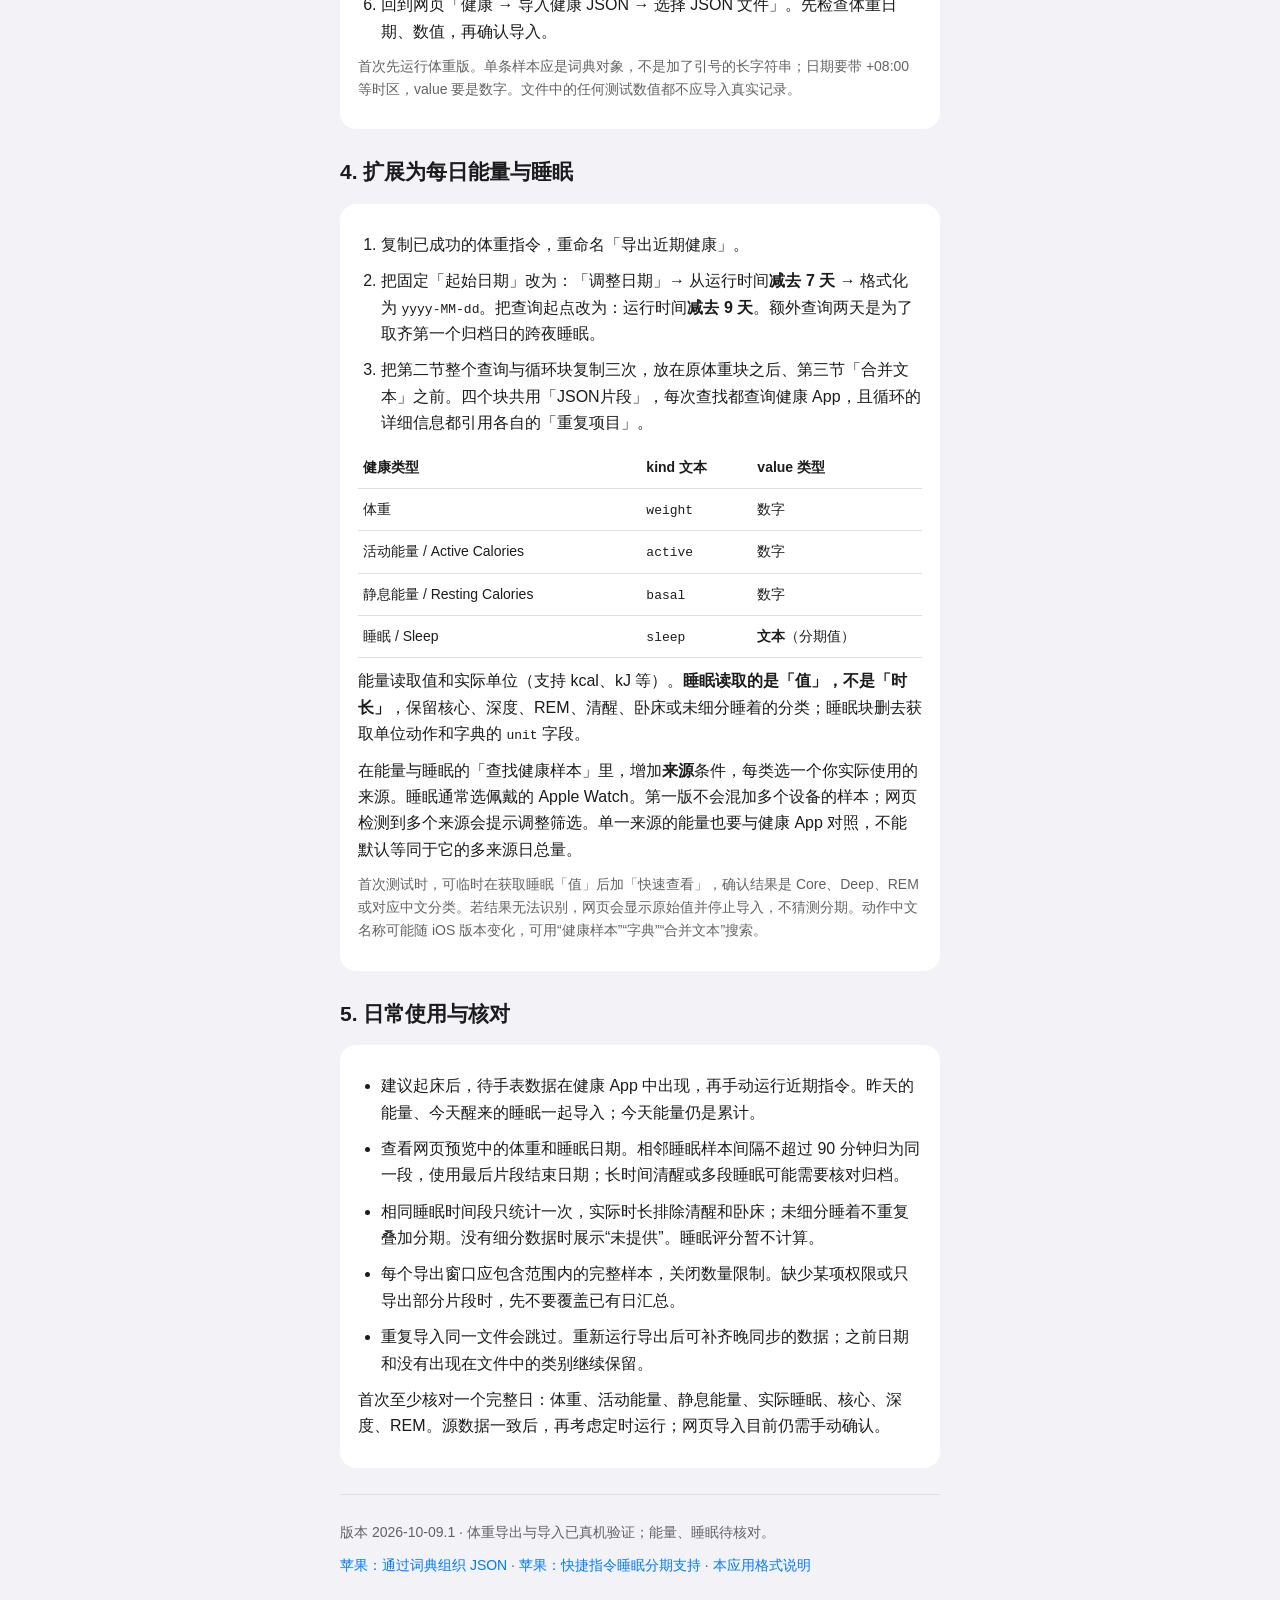
<file: docs/shortcuts-guide.html>
<!doctype html>
<html lang="zh-CN">
<head>
<meta charset="utf-8"><meta name="viewport" content="width=device-width,initial-scale=1,viewport-fit=cover">
<meta name="color-scheme" content="light dark"><title>创建健康导出快捷指令</title>
<style>
:root{--bg:#f2f2f7;--card:#fff;--fg:#1c1c1e;--dim:#636366;--tint:#007aff;--line:#dedee3}
@media(prefers-color-scheme:dark){:root{--bg:#000;--card:#1c1c1e;--fg:#f2f2f7;--dim:#aeaeb2;--tint:#0a84ff;--line:#38383a}}
*{box-sizing:border-box}body{margin:0;background:var(--bg);color:var(--fg);font:16px/1.65 -apple-system,BlinkMacSystemFont,"Segoe UI",sans-serif}
main{max-width:640px;margin:auto;padding:20px 20px calc(28px + env(safe-area-inset-bottom))}nav{padding-top:env(safe-area-inset-top)}a{color:var(--tint);text-decoration:none}nav a{display:inline-flex;align-items:center;min-height:44px}h1{font-size:30px;line-height:1.2;letter-spacing:-.02em;margin:18px 0 12px}h2{font-size:21px;margin:26px 0 12px}h3{font-size:17px;margin:0 0 10px}p{margin:10px 0}.note{color:var(--dim);font-size:14px}.card{background:var(--card);border-radius:16px;padding:18px;margin:14px 0}ol,ul{padding-left:23px;margin:10px 0}li{margin:10px 0}code,pre{font-family:ui-monospace,Consolas,monospace;font-size:13px}code{overflow-wrap:anywhere}pre{white-space:pre-wrap;overflow-wrap:anywhere;border:1px solid var(--line);padding:12px;border-radius:10px;line-height:1.5}table{width:100%;border-collapse:collapse;font-size:14px}th,td{text-align:left;vertical-align:top;padding:9px 5px;border-bottom:1px solid var(--line);overflow-wrap:anywhere}summary{cursor:pointer;min-height:44px;display:flex;align-items:center;color:var(--tint)}button{border:0;background:transparent;color:var(--tint);font:inherit;min-height:44px;padding:8px 0;text-align:left;cursor:pointer}.flow{color:var(--tint);font-weight:600}footer{border-top:1px solid var(--line);padding-top:16px;margin-top:26px}
</style>
</head>
<body><main>
<nav><a href="../index.html#/health/import">‹ 返回健康导入</a></nav>
<h1>创建健康导出快捷指令</h1>
<div class="card"><h3>近期能量优先使用日汇总与边界</h3><p>v2026-10-18.1支持少量日汇总与午夜样本导入，避免对几千条能量记录逐条循环。<a href="energy-shortcuts-guide.html">多日能量导出步骤</a> · <a href="energy-single-day-guide.html">每次选择日期的单日版</a>。下方原始样本路径继续用于体重、睡眠或完整样本核对。</p></div>
<p>在 iPhone 上创建一次，以后运行并保存一个近期 JSON 文件，再回到网页导入。只查询体重、两项能量和睡眠，不导出全部健康历史。</p>
<p class="note">本页是手机创建指南，不是一键安装链接。体重查询、JSON 保存和网页导入已通过用户的 iPhone 实际运行验证；能量、睡眠单位与分期值仍需首次运行核对。Windows 无法运行苹果的快捷指令签名工具。训练会话暂不包含在这个指令中，可继续手动记录。</p>
<div class="card"><h3>先完成体重，再增加每日数据</h3><p>先创建「导出历史体重」，确认成功后复制为「导出近期健康」。历史体重使用固定起始日期，例如 <b>2026-08-01</b>；请按自己的历史范围调整。查找健康样本的日期范围与文件的起始日期要对应，不用滚动的“最近30天”补全部历史。</p><p class="flow">健康 → 快捷指令 → 我的 iPhone 中的 JSON → 网页检查与确认</p><p class="note">健康文件无需上传 GitHub。首次弹出权限时，只授权需要读取的健康项目。</p></div>
<h2>1. 准备日期与变量</h2>
<div class="card"><ol>
<li>打开「快捷指令」→ 点击「＋」→ 命名为「导出历史体重」。</li>
<li>添加「日期」，选择<b>当前日期</b>。后续所有日期计算都明确引用这一个日期，称为「运行时间」。</li>
<li>添加「格式化日期」，输入「运行时间」，格式选择<b>自定</b>，填入下面的时间格式。把这个结果重命名为「导出时间」。</li>
</ol><pre id="date-format">yyyy-MM-dd'T'HH:mm:ssXXX</pre><button data-copy="date-format">复制时间格式</button>
<ol start="4"><li>再次「格式化日期」，输入仍为「运行时间」，自定格式 <code>yyyy-MM-dd</code>，结果命名为「今天」。</li>
<li>添加「文本」，内容例如 <code>2026-08-01</code>，结果命名为「起始日期」。添加一个「日期」，指定 <b>2026 年 7 月 31 日 00:00</b>，结果命名为「查询起点」。查询多取一天，最终文件按起始日期过滤；调整起始日期时一起调整查询起点。</li>
<li>添加「无」（Nothing），再添加「设定变量」，变量名「JSON片段」，输入明确选「无」。用它保存后面每条样本的 JSON 文本。</li></ol>
<p class="note">动作输出可通过点击变量重命名，也可紧接「设定变量」保存。取某个样本的详细信息时，每次都要明确选择「重复项目」，不要使用上一动作的结果。</p></div>
<h2>2. 创建体重查询块</h2>
<div class="card"><ol>
<li>添加「查找健康样本」。类型选择<b>体重</b>（Body Mass / Weight），开始日期选择<b>介于「查询起点」和「运行时间」</b>。匹配方式选择<b>所有条件</b>，关闭数量限制。确认它查询健康 App 中的样本，而不是过滤上一步的「JSON片段」。</li>
<li>添加「重复每一项」，输入选择刚查到的<b>健康样本</b>。后面的操作放在「重复」和「结束重复」之间。</li>
<li>添加「获取健康样本的详细信息」→ 获取<b>值</b>，输入选「重复项目」，结果命名为「样本值」。再添加同一动作获取<b>单位</b>，输入仍为「重复项目」，结果命名为「样本单位」。</li>
<li>获取「重复项目」的<b>开始日期</b>，接「格式化日期」，用第一节的完整时间格式，结果命名为「开始时间」。</li>
<li>获取「重复项目」的<b>结束日期</b>，同样格式化，命名为「结束时间」。</li>
<li>获取「重复项目」的<b>来源</b>，命名为「样本来源」。</li>
<li>添加「字典」，按下表建立字段。英文键名逐字填写；右侧的变量应使用快捷指令的变量标签，不能输入变量名字当普通文字。iPhone 实测搜索“字典”；搜索“词典”可能只得到“显示定义”。</li>
</ol>
<table><thead><tr><th>键</th><th>字段类型</th><th>值</th></tr></thead><tbody>
<tr><td><code>kind</code></td><td>文本</td><td><code>weight</code></td></tr>
<tr><td><code>value</code></td><td><b>数字</b></td><td>「样本值」变量</td></tr>
<tr><td><code>unit</code></td><td>文本</td><td>「样本单位」变量</td></tr>
<tr><td><code>startAt</code></td><td>文本</td><td>「开始时间」变量</td></tr>
<tr><td><code>endAt</code></td><td>文本</td><td>「结束时间」变量</td></tr>
<tr><td><code>source</code></td><td>文本</td><td>「样本来源」变量</td></tr>
</tbody></table>
<ol start="8"><li>添加「从输入中获取文本」，输入明确选上面的<b>字典</b>。再添加「添加到变量」，把这段文本添加到「JSON片段」。</li><li>保留「结束重复」。不要在循环外重新设定「JSON片段」，否则会丢掉前面的样本。</li></ol>
<p class="note">单位跟着数值一起导出，网页支持 kg、g、lb，自动转换为 kg。不要把实际是磅的数值标成 kg。同一天多次称重取最后一次。</p>
</div>
<h2>3. 包装并保存 JSON</h2>
<div class="card"><ol>
<li>在「结束重复」之后，添加「合并文本」，输入选「JSON片段」，分隔符选择<b>自定</b>，填一个英文逗号 <code>,</code>。结果命名为「样本文本」。</li>
<li>添加「文本」，粘贴下面模板。删掉四个 <code>【…】</code> 占位符，逐个插入对应的<b>变量标签</b>。导出时间与两项日期外面的双引号保留；样本文本外面不能加双引号。</li>
</ol>
<pre id="json-template">{
  "app": "kcal-health-samples",
  "version": 1,
  "exportedAt": "【导出时间】",
  "from": "【起始日期】",
  "through": "【今天】",
  "samples": [
    【样本文本】
  ]
}</pre><button data-copy="json-template">复制 JSON 模板</button>
<ol start="3"><li>添加「从输入中获取字典」，输入选择刚才的完整文本。这一步检查 JSON 是否能解析；发生错误时先修正模板和变量。</li>
<li>添加「从输入中获取文本」，输入选择刚解析的<b>完整字典</b>。添加「设定名称」，名称填 <code>kcal-health-【今天】.json</code>，其中今天插入日期变量。</li>
<li>添加「存储文件」，输入选刚命名的文件，开启「询问存储位置」。运行后保存到<b>我的 iPhone</b>中的一个文件夹。</li>
<li>回到网页「健康 → 导入健康 JSON → 选择 JSON 文件」。先检查体重日期、数值，再确认导入。</li>
</ol><p class="note">首次先运行体重版。单条样本应是词典对象，不是加了引号的长字符串；日期要带 +08:00 等时区，value 要是数字。文件中的任何测试数值都不应导入真实记录。</p></div>
<h2>4. 扩展为每日能量与睡眠</h2>
<div class="card"><ol>
<li>复制已成功的体重指令，重命名「导出近期健康」。</li>
<li>把固定「起始日期」改为：「调整日期」→ 从运行时间<b>减去 7 天</b> → 格式化为 <code>yyyy-MM-dd</code>。把查询起点改为：运行时间<b>减去 9 天</b>。额外查询两天是为了取齐第一个归档日的跨夜睡眠。</li>
<li>把第二节整个查询与循环块复制三次，放在原体重块之后、第三节「合并文本」之前。四个块共用「JSON片段」，每次查找都查询健康 App，且循环的详细信息都引用各自的「重复项目」。</li>
</ol>
<table><thead><tr><th>健康类型</th><th>kind 文本</th><th>value 类型</th></tr></thead><tbody>
<tr><td>体重</td><td><code>weight</code></td><td>数字</td></tr>
<tr><td>活动能量 / Active Calories</td><td><code>active</code></td><td>数字</td></tr>
<tr><td>静息能量 / Resting Calories</td><td><code>basal</code></td><td>数字</td></tr>
<tr><td>睡眠 / Sleep</td><td><code>sleep</code></td><td><b>文本</b>（分期值）</td></tr>
</tbody></table>
<p>能量读取值和实际单位（支持 kcal、kJ 等）。<b>睡眠读取的是「值」，不是「时长」</b>，保留核心、深度、REM、清醒、卧床或未细分睡着的分类；睡眠块删去获取单位动作和字典的 <code>unit</code> 字段。</p>
<p>在能量与睡眠的「查找健康样本」里，增加<b>来源</b>条件，每类选一个你实际使用的来源。睡眠通常选佩戴的 Apple Watch。第一版不会混加多个设备的样本；网页检测到多个来源会提示调整筛选。单一来源的能量也要与健康 App 对照，不能默认等同于它的多来源日总量。</p>
<p class="note">首次测试时，可临时在获取睡眠「值」后加「快速查看」，确认结果是 Core、Deep、REM 或对应中文分类。若结果无法识别，网页会显示原始值并停止导入，不猜测分期。动作中文名称可能随 iOS 版本变化，可用“健康样本”“字典”“合并文本”搜索。</p>
</div>
<h2>5. 日常使用与核对</h2>
<div class="card"><ul>
<li>建议起床后，待手表数据在健康 App 中出现，再手动运行近期指令。昨天的能量、今天醒来的睡眠一起导入；今天能量仍是累计。</li>
<li>查看网页预览中的体重和睡眠日期。相邻睡眠样本间隔不超过 90 分钟归为同一段，使用最后片段结束日期；长时间清醒或多段睡眠可能需要核对归档。</li>
<li>相同睡眠时间段只统计一次，实际时长排除清醒和卧床；未细分睡着不重复叠加分期。没有细分数据时展示“未提供”。睡眠评分暂不计算。</li>
<li>每个导出窗口应包含范围内的完整样本，关闭数量限制。缺少某项权限或只导出部分片段时，先不要覆盖已有日汇总。</li>
<li>重复导入同一文件会跳过。重新运行导出后可补齐晚同步的数据；之前日期和没有出现在文件中的类别继续保留。</li>
</ul><p>首次至少核对一个完整日：体重、活动能量、静息能量、实际睡眠、核心、深度、REM。源数据一致后，再考虑定时运行；网页导入目前仍需手动确认。</p></div>
<footer class="note"><p>版本 2026-10-09.1 · 体重导出与导入已真机验证；能量、睡眠待核对。</p><p><a href="https://support.apple.com/zh-cn/guide/shortcuts/apd43b69f337/ios">苹果：通过词典组织 JSON</a> · <a href="https://support.apple.com/en-hk/101583">苹果：快捷指令睡眠分期支持</a> · <a href="健康数据导入格式.md">本应用格式说明</a></p></footer>
</main><script>
document.querySelectorAll('[data-copy]').forEach(button=>button.addEventListener('click',async()=>{
  const value=document.getElementById(button.dataset.copy).textContent;
  try{await navigator.clipboard.writeText(value);button.textContent='已复制';}
  catch(e){const range=document.createRange();range.selectNodeContents(document.getElementById(button.dataset.copy));const selection=window.getSelection();selection.removeAllRanges();selection.addRange(range);button.textContent='请长按选中文字复制';}
}));
</script></body></html>
</file>
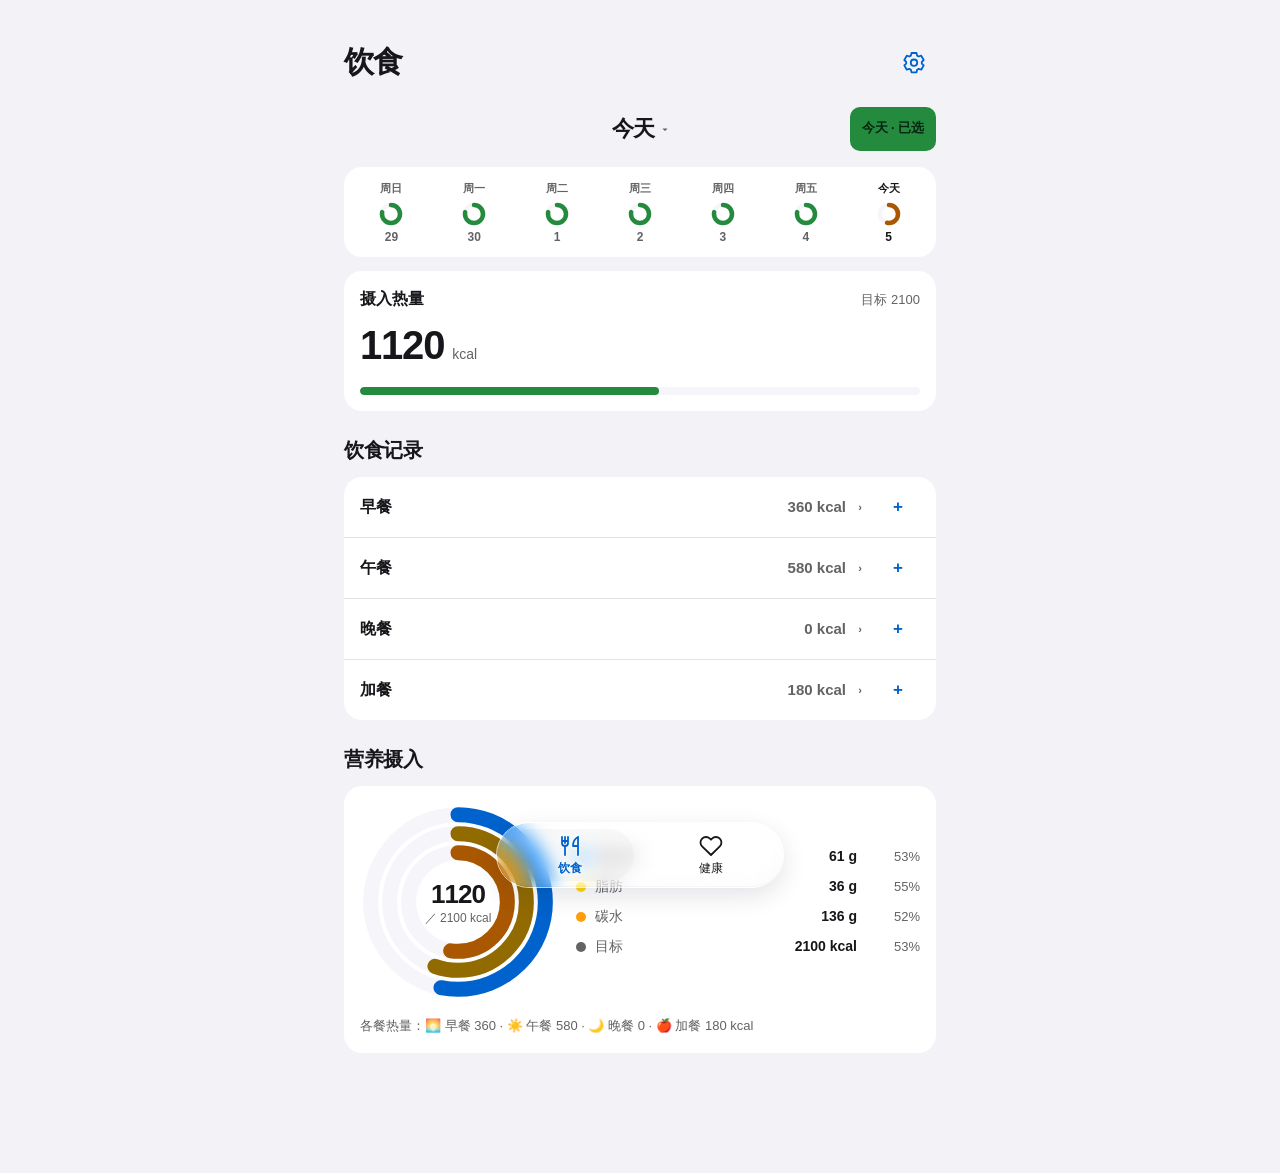
<file: preview/app.html>
<!-- Generated by _tools/build-design-preview.js. Edit theme.css or the builder, not this copy. -->
﻿<!DOCTYPE html>
<html lang="zh-CN" class="design-preview-new">
<head>
<meta charset="utf-8">
<meta name="viewport" content="width=device-width,initial-scale=1,viewport-fit=cover">
<meta name="theme-color" content="#f2f2f7" media="(prefers-color-scheme: light)">
<meta name="theme-color" content="#000000" media="(prefers-color-scheme: dark)">
<title>健康记录 · 设计预览</title>
<!-- PNG 图标：安卓 Chrome 不接受 SVG 作主屏幕图标，iOS 也不支持 SVG 的 apple-touch-icon -->
<style>
  :root{
    /* iOS 系统色（深色模式变体），贴近原生质感 */
    --bg:#000000; --card:#1c1c1e; --card2:#2c2c2e; --line:#38383a;
    --fg:#ffffff; --dim:#aeaeb2; --tint:#64a8ff; --danger:#ff6961;
    --acc:#30d158;          /* systemGreen dark */
    --p:#0a84ff;            /* systemBlue dark */
    --f:#ffd60a;            /* systemYellow dark */
    --c:#ff9f0a;            /* systemOrange dark */
    --radius:22px; --radius-sm:14px;
    --shadow:0 2px 8px rgba(0,0,0,.12);
  }
  @media (prefers-color-scheme: light){
    :root{
      --bg:#f2f2f7; --card:#ffffff; --card2:#e9e9ee; --line:#e2e2e7;
      --fg:#000000; --dim:#636366; --tint:#0062cc; --danger:#c62828;
      --acc:#34c759; --p:#007aff; --f:#ffcc00; --c:#ff9500;
      --shadow:0 2px 8px rgba(0,0,0,.025);
    }
  }
  *{box-sizing:border-box;-webkit-tap-highlight-color:transparent}
  html,body{margin:0;padding:0;background:var(--bg);color:var(--fg);
    font:16px/1.45 -apple-system,BlinkMacSystemFont,"SF Pro Text","Segoe UI","PingFang SC","Microsoft YaHei",sans-serif;
    -webkit-font-smoothing:antialiased}
  body{padding:calc(14px + env(safe-area-inset-top)) 14px calc(88px + env(safe-area-inset-bottom));
    max-width:640px;margin:0 auto}
  body.settings-open,body:has(#burn.on),body:has(#wellness.on){overflow:hidden}
  .ios-status-strip{display:none}
  /* iOS 主屏幕网页的顶部系统模糊兼容：提供独立的固定颜色边界。
     WebKit 从 computed background-color 取色；空元素 clip 到 text 后不遮挡页面。
     高度超过其 10px 的边缘采样阈值。此行为非公开 API，需真机确认。 */
  @supports (-webkit-touch-callout:none){
    html.ios-standalone .ios-status-strip{display:block;position:fixed;inset:0 0 auto;
      height:12px;z-index:100;pointer-events:none;background-color:var(--bg);
      -webkit-background-clip:text;background-clip:text}
  }
  h1{font-size:22px;margin:0;display:flex;align-items:center;gap:8px;line-height:1.2;
    font-weight:700;letter-spacing:-.02em}
  .top{display:flex;justify-content:space-between;align-items:center;margin-bottom:16px;gap:10px}
  /* 无底色的导航控件：视觉图标小，触摸区域仍至少 44 × 44。 */
  .iconbtn{flex:0 0 auto;display:inline-flex;align-items:center;justify-content:center;
    padding:0;line-height:1;
    background:transparent;border:none;color:var(--tint);
    width:44px;height:44px;border-radius:8px;font-size:20px;cursor:pointer}
  button.iconbtn{font-family:inherit}
  .ui-icon{display:block;width:22px;height:22px;flex:0 0 auto;fill:none;stroke:currentColor;
    stroke-width:1.8;stroke-linecap:round;stroke-linejoin:round}
  .top .iconbtn .ui-icon{width:25px;height:25px}
  button:focus-visible,input:focus-visible,select:focus-visible,textarea:focus-visible,summary:focus-visible{
    outline:2px solid var(--tint);outline-offset:3px}
  .card{background:var(--card);border:none;border-radius:var(--radius);
    padding:18px;margin-bottom:14px;box-shadow:var(--shadow)}
  .card h2{font-size:13px;font-weight:600;color:var(--dim);margin:0 0 12px;
    letter-spacing:.04em;text-transform:uppercase}
  .kcal{display:flex;align-items:baseline;gap:8px;margin-bottom:2px}
  .kcal b{font-size:44px;font-weight:700;letter-spacing:-.03em}
  .kcal span{color:var(--dim);font-size:14px}
  .bar{height:8px;background:var(--card2);border-radius:99px;overflow:hidden;margin-top:12px}
  .bar>i{display:block;height:100%;background:var(--acc);width:0;border-radius:99px;
    transition:width .35s cubic-bezier(.25,.8,.35,1)}
  .macro{display:flex;justify-content:space-between;font-size:13px;margin-top:14px}
  .macro>div{flex:1;text-align:center}
  .macro b{display:block;font-size:17px;font-weight:700}
  .macro small{color:var(--dim);font-size:11px}
  textarea{width:100%;min-height:96px;background:var(--card2);color:var(--fg);
    border:none;border-radius:var(--radius-sm);padding:13px;font:inherit;resize:vertical}
  textarea::placeholder{color:var(--dim)}
  textarea:focus{outline:none;box-shadow:0 0 0 3px rgba(48,209,88,.35)}
  .row{display:flex;gap:9px;flex-wrap:wrap;margin-top:11px}
  button{font:inherit;font-weight:600;border-radius:var(--radius-sm);border:none;
    background:var(--card2);color:var(--fg);padding:12px 15px;cursor:pointer;
    transition:transform .12s ease,opacity .12s ease}
  button:active{transform:scale(.97);opacity:.85}
  button.primary{background:var(--acc);color:#04240f}
  button.ghost{background:var(--card2);color:var(--fg);opacity:.92}
  button.wide{flex:1}
  button:disabled{opacity:.45}
  .hint{color:var(--dim);font-size:12.5px;margin-top:12px;line-height:1.6}
  .hint code{background:var(--card2);padding:1px 6px;border-radius:6px;font-size:11px}
  .storage-error{background:var(--card2);border:1px solid var(--c);padding:14px;border-radius:14px;margin-bottom:14px;font-size:14px}
  /* 餐次选择 */
  .mealbar{display:flex;gap:7px;margin-bottom:11px;flex-wrap:wrap}
  .mealchip{flex:1 1 0;min-width:0;display:flex;flex-direction:column;align-items:center;gap:2px;
    padding:9px 4px;border-radius:var(--radius-sm);border:none;background:var(--card2);
    color:var(--fg);font:inherit;cursor:pointer;transition:transform .12s ease}
  .mealchip b{font-size:13px;font-weight:600;white-space:nowrap}
  .mealchip small{font-size:10px;color:var(--dim);white-space:nowrap}
  .mealchip.on{background:var(--acc);color:#04240f}
  .mealchip.on small{color:#04240f;opacity:.7}
  .item{display:flex;gap:10px;align-items:flex-start;padding:12px 0;border-top:1px solid var(--line)}
  .item:first-of-type{border-top:none}
  .item .nm{flex:1;min-width:0}
  .item .nm strong{display:block;font-size:14px;font-weight:600;
    overflow:hidden;text-overflow:ellipsis;white-space:nowrap}
  .item .nm small{color:var(--dim);font-size:12px}
  .item .right{text-align:right;white-space:nowrap}
  .item .right b{font-size:15px}
  .item .right small{display:block;color:var(--dim);font-size:11px;margin-top:2px}
  .gwrap{display:inline-flex;align-items:center;gap:4px;margin-top:6px;font-size:12px;color:var(--dim);
    max-width:100%;flex-wrap:wrap}
  .gwrap input{width:66px;min-width:0;background:var(--card2);border:none;color:var(--fg);
    border-radius:9px;padding:5px 7px;font:inherit;font-size:12.5px;text-align:right}
  .del{background:transparent;border:none;color:var(--dim);font-size:17px;padding:0;min-width:44px;min-height:44px;cursor:pointer}
  .empty{color:var(--dim);font-size:13.5px;text-align:center;padding:20px 0}
  /* 弹出层：flex 居中 + 安全区适配 + iOS 毛玻璃 */
  .modal{position:fixed;top:0;left:0;right:0;bottom:0;z-index:90;display:none;
    background:rgba(0,0,0,.62);
    padding:calc(14px + env(safe-area-inset-top)) 14px calc(14px + env(safe-area-inset-bottom));}
  /* 支持毛玻璃时才用低透明度，避免不支持时内容透出来影响阅读 */
  @supports ((-webkit-backdrop-filter:blur(1px)) or (backdrop-filter:blur(1px))){
    .modal{background:rgba(0,0,0,.42);
      -webkit-backdrop-filter:saturate(180%) blur(22px);backdrop-filter:saturate(180%) blur(22px)}
  }
  .modal.on{display:flex;align-items:center;justify-content:center}
  .modal .panel{width:100%;max-width:430px;max-height:100%;overflow:auto;
    -webkit-overflow-scrolling:touch;
    background:var(--card);color:var(--fg);border:none;
    border-radius:var(--radius);padding:18px;box-shadow:var(--shadow)}
  .modal h2{position:sticky;top:-18px;margin:-18px -18px 14px;padding:18px;
    background:var(--card);display:flex;justify-content:space-between;align-items:center;
    font-size:18px;font-weight:700;border-bottom:1px solid var(--line)}
  .fld{display:flex;justify-content:space-between;align-items:center;gap:10px;margin-bottom:12px}
  .fld label{font-size:15px;flex:0 0 auto}
  .fld input{width:112px;min-width:0;flex:0 1 auto;background:var(--card2);border:none;
    color:var(--fg);border-radius:11px;padding:9px 11px;font:inherit;text-align:right}
  .fld input:focus{outline:none;box-shadow:0 0 0 3px rgba(48,209,88,.3)}
  .fld .pick{width:190px;min-width:0;flex:0 1 auto;background:var(--card2);border:none;
    color:var(--fg);border-radius:11px;padding:9px 11px;font:inherit;
    -webkit-appearance:none;appearance:none;text-align:right}
  .fld .pick:focus{outline:none;box-shadow:0 0 0 3px rgba(48,209,88,.3)}
  .toast{position:fixed;left:50%;bottom:calc(82px + env(safe-area-inset-bottom));
    transform:translateX(-50%) translateY(20px);
    background:rgba(28,28,30,.92);color:#fff;padding:11px 18px;border-radius:99px;font-size:13.5px;
    opacity:0;pointer-events:none;transition:.25s;z-index:99;
    -webkit-backdrop-filter:blur(14px);backdrop-filter:blur(14px)}
  .toast.on{opacity:1;transform:translateX(-50%) translateY(0)}
  .navbtn{width:44px;height:44px;flex:0 0 auto;border-radius:8px;background:transparent;
    border:none;color:var(--tint);font-size:24px;cursor:pointer;padding:0}
  /* 圆环与图例：默认上下排列（窄屏下并排会把图例文字挤成竖排） */
  .ringbox{display:flex;flex-direction:column;gap:16px;align-items:center;margin:2px 0 16px}
  .ringbox svg{flex:0 0 auto;width:196px;height:196px}
  .legend{width:100%;min-width:0;padding:0}
  .lrow{display:flex;align-items:center;gap:9px;font-size:14px;margin-bottom:9px}
  .lrow:last-child{margin-bottom:0}
  .lrow .dot{width:10px;height:10px;border-radius:50%;flex:0 0 auto}
  .lrow .nm{color:var(--dim);white-space:nowrap}
  .lrow .val{flex:1;text-align:right;font-weight:700;white-space:nowrap}
  .lrow .pct{flex:0 0 54px;text-align:right;color:var(--dim);font-size:13px;white-space:nowrap}
  /* 只有足够宽（iPad 等）才并排显示 */
  @media (min-width:520px){
    .ringbox{flex-direction:row;gap:20px;align-items:center}
    .legend{flex:1;width:auto}
  }
  .htrack{flex:1;width:100%;display:flex;flex-direction:column;justify-content:flex-end}
  .hfill{width:100%;background:var(--acc);border-radius:7px 7px 4px 4px;min-height:3px;
    transition:height .35s cubic-bezier(.25,.8,.35,1)}
  /* iOS 风格选择弹窗 */
  .alert{position:absolute;left:50%;top:50%;transform:translate(-50%,-50%);
    width:min(84vw,300px);background:#2c2c2e;border-radius:20px;overflow:hidden;
    text-align:center;box-shadow:0 24px 60px rgba(0,0,0,.6)}
  @media (prefers-color-scheme: light){ .alert{background:#f7f7f8} }
  .alert{display:flex;flex-direction:column;max-height:calc(100% - 48px - env(safe-area-inset-top) - env(safe-area-inset-bottom))}
  .alert .ahead{padding:20px 20px 16px;min-height:0;overflow-y:auto}
  .alert .atitle{font-size:16.5px;font-weight:700;margin-bottom:6px;color:var(--fg)}
  .alert .amsg{font-size:13px;line-height:1.55;color:var(--dim);white-space:pre-line;overflow-wrap:anywhere}
  .alert .abody{border-top:1px solid var(--line);flex-shrink:0}
  .alert button{display:block;width:100%;padding:14px;background:transparent;border:none;
    border-top:1px solid var(--line);border-radius:0;font:inherit;font-size:16px;
    color:var(--p);cursor:pointer;font-weight:500}
  .alert button:first-child{border-top:none}
  .alert button:active{background:rgba(127,127,127,.18)}
  .alert button.strong{font-weight:700}
  .alert button.danger{color:#ff453a}
  /* 记录日期选择 */
  .daterow{display:flex;align-items:center;gap:7px;margin-bottom:11px;font-size:12.5px;color:var(--dim)}
  .daterow input[type=date]{flex:1;min-width:0;background:var(--card2);border:none;color:var(--fg);
    border-radius:10px;padding:8px 10px;font:inherit;font-size:13px;-webkit-appearance:none;appearance:none}
  .daterow input[type=date]:focus{outline:none;box-shadow:0 0 0 3px rgba(48,209,88,.3)}
  .dnav{width:44px;height:44px;flex:0 0 auto;border-radius:8px;background:transparent;border:none;
    color:var(--tint);font-size:22px;cursor:pointer;padding:0;
    display:inline-flex;align-items:center;justify-content:center;line-height:1}
  /* 「回到今天」做成真按钮 */
  .todaybtn{flex:0 0 auto;padding:0 12px;min-width:44px;height:44px;border-radius:10px;border:none;
    background:var(--card2);color:var(--fg);font:inherit;font-size:12.5px;font-weight:600;cursor:pointer;
    display:inline-flex;align-items:center;justify-content:center;white-space:nowrap}
  .todaybtn.on{background:var(--acc);color:#04240f}
  /* 日历（参考 iOS 健身 App 的圆环日历） */
  .cal{display:grid;grid-template-columns:repeat(7,1fr);gap:7px 6px;margin-bottom:4px}
  .cal .cwd{text-align:center;font-size:11px;color:var(--dim);padding-bottom:2px}
  .cal .cday{display:flex;flex-direction:column;align-items:center;gap:3px;background:transparent;
    border:none;padding:2px 0;cursor:pointer;border-radius:12px}
  .cal .cday .cn{font-size:11.5px;color:var(--dim);line-height:1}
  .cal .cday.today .cn{color:var(--f);font-weight:700}
  .cal .cday.sel .cn{color:var(--fg);font-weight:700}
  .cal .cday.empty{visibility:hidden}
  .cal .cday svg{display:block}
  /* 选择弹窗内的小节标题 */
  .sec-h{font-size:12px;font-weight:700;color:var(--dim);letter-spacing:.03em;margin:16px 0 9px}
  .sec-h:first-of-type{margin-top:2px}
  /* ===== 参考 iOS 饮食 App 的主页面布局 ===== */
  .dayhead{display:flex;align-items:center;justify-content:center;gap:10px;
    margin:2px 0 14px;position:relative;min-height:40px}
  /* 可点元素禁用文字选择与长按菜单：iOS 长按会触发选择/放大镜，从而吞掉 click */
  .daybtn,.wk,.calnav,.cal,.todaybtn,.mrow,.addbtn,.meals,.weekstrip{
    -webkit-user-select:none;user-select:none;-webkit-touch-callout:none}
  .daybtn{display:inline-flex;align-items:center;gap:7px;background:transparent;border:none;
    color:var(--fg);font:inherit;cursor:pointer;padding:8px 10px;border-radius:12px}
  .daybtn b{font-size:22px;font-weight:700;letter-spacing:-.02em;pointer-events:none}
  .daybtn .chev{font-size:12px;color:var(--dim);transition:transform .2s ease;
    display:inline-block;pointer-events:none}
  .dayhead.open .daybtn .chev{transform:rotate(180deg)}
  .hidden-date{position:absolute;opacity:0;width:1px;height:1px;pointer-events:none;left:50%}
  .dayhead .todaybtn{position:absolute;right:0}
  /* 月视图的月份导航：只要箭头，不要圆形底 */
  .calnav{display:flex;align-items:center;justify-content:space-between;margin-bottom:4px}
  .calnav b{font-size:15px;font-weight:700}
  .calnav .navbtn{width:44px;height:44px;background:transparent;border:none;color:var(--tint);
    font-size:22px;font-weight:800;line-height:1;cursor:pointer;
    display:inline-flex;align-items:center;justify-content:center}
  .calnav .navbtn:active{opacity:.5}
  .calnav .navbtn[disabled]{opacity:.25}
  /* 周视图（折叠态） */
  .weekstrip{display:flex;gap:4px;background:var(--card);border-radius:var(--radius);
    padding:12px 8px;margin-bottom:14px;box-shadow:var(--shadow)}
  .wk{flex:1;display:flex;flex-direction:column;align-items:center;gap:5px;min-width:0;
    background:transparent;border:none;padding:2px 0;border-radius:12px;cursor:pointer}
  .wk small{font-size:10.5px;color:var(--dim);white-space:nowrap}
  .wk.sel small,.wk.today small{color:var(--fg);font-weight:700}
  .wknum{font-size:12px;color:var(--dim);line-height:1}
  .wk.sel .wknum,.wk.today .wknum{color:var(--fg);font-weight:700}
  /* 月视图（展开态） */
  .moncal{background:var(--card);border-radius:var(--radius);box-shadow:var(--shadow);
    padding:14px 12px;margin-bottom:14px}
  .cal{display:grid;grid-template-columns:repeat(7,1fr);gap:8px 4px}
  .cal .cwd{text-align:center;font-size:11.5px;color:var(--dim)}
  .cal .cday{display:flex;flex-direction:column;align-items:center;gap:4px;background:transparent;
    border:none;padding:2px 0;cursor:pointer;border-radius:12px}
  .cal .cday .cn{font-size:15px;color:var(--fg);line-height:1;font-weight:500}
  .cal .cday.today .cn{color:var(--f);font-weight:700}
  .cal .cday.sel .cn{color:var(--fg);font-weight:700}
  .cal .cday.future .cn{color:var(--card2)}
  .cal .cday.empty{visibility:hidden}
  .cal .cday svg{display:block}
  .cal .cday.future svg{opacity:.35}
  /* 摄入热量卡 */
  .kcal-hd{display:flex;justify-content:space-between;align-items:baseline;
    font-size:14px;font-weight:600;color:var(--fg);margin-bottom:2px}
  .kcal-goal{font-size:12.5px;color:var(--dim);font-weight:400}
  .kcal b{font-size:42px}
  .kcal span{font-size:14px}
  /* 小节标题 */
  .sechd{font-size:20px;font-weight:700;letter-spacing:-.02em;margin:20px 4px 10px}
  /* 餐次列表 */
  .meals{background:var(--card);border-radius:var(--radius);box-shadow:var(--shadow);overflow:hidden}
  .mrow{display:flex;align-items:center;gap:10px;padding:8px 16px;border-top:1px solid var(--line)}
  .meal-toggle{display:flex;align-items:center;gap:10px;flex:1;min-width:0;min-height:44px;
    padding:4px 0;background:transparent;border-radius:6px;text-align:left}
  .mrow:first-child{border-top:none}
  .mrow .micon{font-size:24px;flex:0 0 auto;line-height:1}
  .mrow .mname{font-size:16px;font-weight:600;flex:1;min-width:0}
  .mrow .mkcal{font-size:15px;color:var(--dim);font-weight:600;white-space:nowrap}
  .addbtn{flex:0 0 auto;width:44px;height:44px;border-radius:8px;background:transparent;color:var(--tint);
    border:none;font-size:17px;font-weight:700;line-height:1;cursor:pointer;
    display:inline-flex;align-items:center;justify-content:center;padding:0}
  .addbtn:active{opacity:.7}
  .mrow .mchev{flex:0 0 auto;font-size:11px;color:var(--dim);transition:transform .2s ease;width:12px;text-align:center}
  .mrow.open .mchev{transform:rotate(90deg)}
  .mlist{padding:0 16px 10px}
  .mlist .item{border-top:1px solid var(--line)}
  .mlist .item:first-child{border-top:none}
  .mempty{color:var(--dim);font-size:13px;padding:10px 0 4px}
  /* ===== 第二屏：代谢与消耗 ===== */
  #burn{position:fixed;top:0;left:0;right:0;bottom:0;z-index:80;display:none;
    background:var(--bg);overflow-y:auto;-webkit-overflow-scrolling:touch}
  #burn.on{display:block}
  .scrwrap{max-width:640px;margin:0 auto;
    padding:calc(12px + env(safe-area-inset-top)) 14px calc(88px + env(safe-area-inset-bottom))}
  .scrhead{display:grid;grid-template-columns:44px 1fr 44px;align-items:center;gap:10px;margin-bottom:18px}
  .scrhead h1{font-size:17px;margin:0;display:block;text-align:center}
  .backbtn{flex:0 0 auto;width:44px;height:44px;border-radius:8px;background:transparent;
    border:none;color:var(--tint);font-size:20px;line-height:1;cursor:pointer;
    display:inline-flex;align-items:center;justify-content:center;padding:0}
  .energy-head{display:flex;align-items:center;justify-content:space-between;gap:10px;flex-wrap:wrap;margin-bottom:6px}
  .energy-date{font-size:14px;font-weight:600}
  .energy-status{font-size:12px;color:var(--dim)}
  .energy-row{display:flex;align-items:center;gap:10px;padding:16px 0;border-bottom:1px solid var(--line)}
  .energy-icon{width:24px;height:32px;display:grid;place-items:center;flex-shrink:0;background:transparent}
  .energy-icon svg{width:20px;height:20px;fill:currentColor}
  .energy-row label{font-size:16px;font-weight:600;flex:1;white-space:nowrap}
  .energy-row input{width:98px;min-width:0;border:none;border-radius:10px;background:var(--card2);color:var(--fg);
    font:inherit;font-size:20px;font-weight:600;text-align:right;padding:12px 8px;outline:none}
  .energy-row input:focus{box-shadow:0 0 0 2px var(--acc)}
  .energy-unit{font-size:12px;color:var(--dim)}
  .energy-actions{display:flex;gap:10px;margin:16px 0 12px}
  .energy-actions button{min-height:44px}
  @media(max-width:360px){.energy-row{gap:7px}.energy-row input{width:76px}.energy-row label{font-size:15px}}
  /* 主屏上的入口小卡 */
  .balcard{display:flex;align-items:center;justify-content:space-between;gap:12px;
    background:var(--card);border-radius:var(--radius);box-shadow:var(--shadow);
    padding:15px 16px;margin-top:14px;cursor:pointer;border:none;color:var(--fg);
    font:inherit;text-align:left;width:100%}
  .balcard .bl{min-width:0}
  .balcard .bl b{display:block;font-size:16px;font-weight:700}
  .balcard .bl small{color:var(--dim);font-size:12.5px}
  .balcard .bchev{flex:0 0 auto;color:var(--dim);font-size:15px}
  .bnum{font-size:26px;font-weight:700;letter-spacing:-.02em;white-space:nowrap}
  .bnum.neg{color:var(--acc)}
  .bnum.pos{color:#ff453a}
  /* 能量平衡分解 */
  .brow{display:flex;align-items:center;justify-content:space-between;
    font-size:14px;padding:9px 0;border-top:1px solid var(--line)}
  .brow:first-child{border-top:none}
  .brow .bk{color:var(--dim);display:flex;align-items:center;gap:7px;min-width:0}
  .brow .bv{font-weight:600;white-space:nowrap}
  .brow .dot{width:9px;height:9px;border-radius:50%;flex:0 0 auto}
  .brow .bnote{font-size:11px;color:var(--dim);font-weight:400}
  /* 双色趋势条 */
  .duo{display:flex;align-items:flex-end;gap:4px;height:130px;margin:6px 0 4px}
  .dcol{flex:1;display:flex;align-items:flex-end;justify-content:center;gap:2px;height:100%;min-width:0}
  .dbar{flex:1;max-width:9px;border-radius:4px 4px 2px 2px;min-height:2px;
    transition:height .3s cubic-bezier(.25,.8,.35,1)}
  .dbar.in{background:var(--p)}
  .dbar.out{background:var(--c)}
  .duo-x{display:flex;gap:4px;font-size:9.5px;color:var(--dim)}
  .duo-x span{flex:1;text-align:center;white-space:nowrap}
  .legend-inline{display:flex;gap:14px;font-size:12px;color:var(--dim);margin-top:10px}
  .legend-inline i{display:inline-block;width:9px;height:9px;border-radius:3px;margin-right:5px}
  /* 体重趋势 */
  .weight-line{display:block;width:100%;height:auto;margin-top:16px;overflow:visible;cursor:crosshair}
  .weight-line text{fill:var(--dim);font:11px -apple-system,BlinkMacSystemFont,sans-serif}
  .weight-line .axis{stroke:var(--line);stroke-width:1}
  .weight-line .trend{fill:none;stroke:var(--acc);stroke-width:2;stroke-linejoin:round}
  .weight-line .point{fill:var(--card);stroke:var(--acc);stroke-width:2}
  .weight-line .selected-point{fill:var(--card);stroke:var(--acc);stroke-width:3;pointer-events:none}
  .weight-line .selected-guide{stroke:var(--acc);stroke-width:1;stroke-dasharray:3 4;opacity:.5;pointer-events:none}
  .weight-tabs{display:flex;gap:2px;padding:3px;background:var(--card2);border-radius:11px;margin-top:18px}
  .weight-tabs button{flex:1;min-width:0;min-height:44px;padding:7px 0;background:transparent;color:var(--dim);border-radius:8px;font-size:15px}
  .weight-tabs button[aria-pressed="true"]{background:var(--card);color:var(--fg);box-shadow:var(--shadow)}
  .weight-period{display:flex;align-items:center;justify-content:space-between;gap:4px;margin-top:10px;min-height:44px}
  .weight-period span{flex:1;text-align:center;font-size:13px;font-weight:600;font-variant-numeric:tabular-nums}
  .weight-period button:disabled{opacity:.3;cursor:default}
  .weight-change{text-align:center;padding:16px 0 6px}
  .weight-change small{display:block;color:var(--dim);font-size:12px}
  .weight-change strong{display:block;font-size:42px;line-height:1.25;letter-spacing:-.035em;font-variant-numeric:tabular-nums;margin:5px 0}
  .weight-change strong span{font-size:18px;font-weight:500;letter-spacing:0;margin-left:5px}
  .weight-readout{display:flex;justify-content:space-between;align-items:center;gap:8px;background:var(--card2);border-radius:12px;padding:10px 12px;margin-top:12px;font-size:13px;font-variant-numeric:tabular-nums}
  .weight-readout small{display:block;color:var(--dim);font-size:11px;margin-top:3px}
  .weight-readout strong{font-size:22px;white-space:nowrap}
  .weight-readout strong small{display:inline;font-size:12px;font-weight:400;margin-left:4px}
  .weight-scrub{display:block;width:100%;min-height:44px;margin:0;accent-color:var(--acc);padding:0}
  .weight-record{display:flex;width:100%;align-items:center;justify-content:space-between;gap:8px;background:transparent;color:var(--fg);border-radius:0;border-bottom:1px solid var(--line);min-height:44px;padding:10px 0;text-align:left;font-size:13px;font-weight:400}
  .weight-record small{display:block;color:var(--dim);font-size:11px;margin-top:2px}
  .weight-record b{white-space:nowrap;font-weight:600}
  .winline{display:flex;align-items:center;gap:10px;margin-top:12px}
  .winline input{flex:1;min-width:0;background:var(--card2);border:none;color:var(--fg);
    border-radius:12px;padding:12px;font:inherit;font-size:17px;text-align:center}
  .winline input:focus{outline:none;box-shadow:0 0 0 3px rgba(48,209,88,.3)}
  .wstats{display:flex;justify-content:space-between;gap:10px;margin-top:12px;font-size:13px}
  .wstats div{flex:1;text-align:center}
  .wstats b{display:block;font-size:17px;font-weight:700}
  .wstats small{color:var(--dim);font-size:11px}
  .empty2{color:var(--dim);font-size:13.5px;text-align:center;padding:22px 0}
  .formula{background:var(--card2);border-radius:var(--radius-sm);padding:10px 12px;
    font-size:12px;color:var(--dim);line-height:1.6;margin-top:10px;
    font-family:ui-monospace,SFMono-Regular,Menlo,monospace}
  /* 数据风险提示与备份 */
  .alertbox{background:rgba(255,159,10,.14);border:1px solid rgba(255,159,10,.45);
    border-radius:var(--radius-sm);padding:12px 13px;margin-bottom:14px;
    font-size:12.5px;line-height:1.6;color:var(--fg)}
  .alertbox b{color:var(--f)}
  .alertbox small{display:block;color:var(--dim);font-size:11px;margin-top:6px}
  .sample{background:var(--card2);border-radius:var(--radius-sm);padding:10px 12px;
    font-size:11px;line-height:1.6;color:var(--dim);overflow:auto;margin:0 0 10px;
    font-family:ui-monospace,SFMono-Regular,Menlo,monospace;white-space:pre}
  @media (prefers-color-scheme: light){.toast{background:#1a1f2bdd}}
  /* 设置采用不透明的独立页面；分组列表不使用玻璃、图标圆底或重复按钮。 */
  #dlg{padding:0;background:var(--bg);backdrop-filter:none;-webkit-backdrop-filter:none}
  #dlg .settings-panel{max-width:640px;height:100%;max-height:100%;border-radius:0;
    padding:0;background:var(--bg);box-shadow:none;display:flex;flex-direction:column;
    overflow:hidden;-webkit-overflow-scrolling:auto}
  /* 导航栏不参与滚动或缩放，避免 sticky 合成图层影响顶部文字清晰度。 */
  .settings-nav{flex:none;display:grid;grid-template-columns:64px 1fr 64px;
    align-items:center;padding:env(safe-area-inset-top) 10px 0;
    min-height:calc(56px + env(safe-area-inset-top));background:var(--bg)}
  #dlg .settings-nav button{transform:none;transition:opacity .12s ease}
  #dlg .settings-nav h2{position:static;margin:0;padding:0;border:0;background:transparent;
    display:block;text-align:center;font-size:17px;font-weight:600}
  .textbtn{background:transparent;color:var(--tint);border-radius:8px;min-height:44px;padding:8px 10px;font-size:17px}
  .settings-content{flex:1;min-height:0;overflow-y:auto;overscroll-behavior-y:contain;
    -webkit-overflow-scrolling:touch;padding:8px 16px calc(28px + env(safe-area-inset-bottom))}
  .settings-title{font-size:30px;letter-spacing:-.025em;font-weight:700;margin:4px 0 22px}
  .settings-section{margin:0 0 26px}
  .settings-section h3{font-size:13px;color:var(--dim);font-weight:500;margin:0 16px 8px}
  .settings-group{background:var(--card);border-radius:14px;overflow:hidden}
  #dlg .fld{min-height:52px;margin:0 0 0 16px;padding:4px 16px 4px 0;border-bottom:1px solid var(--line)}
  #dlg .fld:last-child{border-bottom:0}
  #dlg .fld label{font-size:16px;font-weight:400;flex:1;min-width:0}
  #dlg .fld label small{font-size:13px;color:var(--dim)}
  #dlg .fld input,#dlg .fld .pick{font-size:16px;min-height:44px;padding:8px 0 8px 8px;
    background:transparent;border-radius:6px;text-align:right}
  #dlg .fld input{width:105px;color:var(--tint)}
  #dlg .fld .pick{max-width:60%;width:auto;color:var(--tint)}
  #dlg .fld.stacked{display:block;padding-top:12px;padding-bottom:12px}
  #dlg .fld.stacked label{display:block;font-size:15px}
  #dlg .fld.stacked input,#dlg .fld.stacked .pick{display:block;width:100%;max-width:100%;text-align:left;padding-left:0}
  .settings-note{font-size:12.5px;line-height:1.6;color:var(--dim);margin:8px 16px 0}
  .settings-note small{display:block;margin-top:6px;font-size:12px}
  .settings-action{width:100%;min-height:52px;display:flex;align-items:center;gap:12px;padding:10px 16px;
    background:transparent;border-radius:0;color:var(--tint);font-size:16px;font-weight:400;text-align:left}
  .settings-action+.settings-action{border-top:1px solid var(--line)}
  .settings-action .action-label{flex:1;min-width:0}
  .settings-action .action-chevron{width:16px;height:16px;color:var(--dim)}
  .settings-action.danger{color:var(--danger)}
  .settings-action:active{background:var(--card2);transform:none}
  .settings-footer{text-align:center;font-size:12px;color:var(--dim);margin-top:18px}
  /* 主要栏目使用不透明底栏；临时表单覆盖底栏，健康详情保留底栏。 */
  [hidden]{display:none!important}
  .tabbar{position:fixed;inset:auto 0 0;z-index:85;background:var(--card);
    border-top:1px solid var(--line);padding-bottom:env(safe-area-inset-bottom)}
  .tabbar-inner{max-width:640px;margin:0 auto;display:flex;min-height:58px}
  .tabbar a{flex:1;min-width:44px;min-height:58px;display:flex;flex-direction:column;
    align-items:center;justify-content:center;gap:3px;color:var(--dim);text-decoration:none;
    font-size:11px;font-weight:500;line-height:1.2}
  .tabbar a .ui-icon{width:25px;height:25px}
  .tabbar a[aria-current="page"]{color:var(--tint);font-weight:600}
  .tabbar a:focus-visible{outline:2px solid var(--tint);outline-offset:-4px}
  .tabbar a:active{opacity:.7}
  .health-link{display:block;width:100%;text-align:left;color:var(--fg);font-weight:400}
  .health-link:active{transform:none}
  .health-card-head{display:flex;align-items:center;gap:8px;font-size:16px;font-weight:600;margin-bottom:16px}
  .health-card-head .ui-icon{width:21px;height:21px}
  .health-card-head .bchev{margin-left:auto;width:16px;height:16px;color:var(--dim)}
  .health-metrics{display:flex;gap:16px}
  .health-metric{flex:1;min-width:0}
  .health-metric .metric-label{display:block;font-size:13px;color:var(--dim);margin-bottom:3px}
  .health-metric strong,.health-weight strong{font-size:32px;font-weight:700;letter-spacing:-.025em}
  .health-metric small,.health-weight small{font-size:13px;color:var(--dim);margin-left:4px}
  .health-note{display:block;font-size:12.5px;line-height:1.6;color:var(--dim);margin:10px 0 0}
  .health-balance{display:flex;align-items:center;justify-content:space-between;gap:12px;
    border-top:1px solid var(--line);margin-top:14px;padding-top:12px}
  .health-balance .bl{flex:1;min-width:0}
  .health-balance .bl b{display:block;font-size:14px;font-weight:500}
  .health-balance .bl small{display:block;font-size:12px;color:var(--dim);margin-top:3px}
  .health-balance .bnum{font-size:22px}
  #wellness{display:none;position:fixed;inset:0;z-index:80;background:var(--bg);overflow-y:auto;-webkit-overflow-scrolling:touch}
  #wellness.on{display:block}
  .well-form .fld{padding:12px 0;flex-wrap:wrap;border-bottom:1px solid var(--line)}
  .well-form .fld:last-child{border:0}
  .well-form .fld input,.well-form .fld select{max-width:60%}
  .well-form .timefield{display:block}
  .well-form .timefield label{display:block;margin-bottom:8px}
  .well-form .timefield input{width:100%;max-width:100%;text-align:left;min-width:0}
  .well-form .duration-inputs{display:flex;align-items:center;gap:6px;max-width:65%}
  .well-form .duration-inputs input{width:64px;max-width:100%;min-width:0}
  .well-value{font-size:32px;font-weight:700;color:var(--p)}
  .well-source{font-size:12px;color:var(--dim);line-height:1.6;margin:8px 0}
  .session{padding:14px 0;border-top:1px solid var(--line)}
  .session:first-child{border:0;padding-top:0}
  .session strong{display:block;font-size:16px;overflow-wrap:anywhere}
  .session .session-actions{display:flex;gap:14px;margin-top:8px}
  .session-actions button{color:var(--tint);background:transparent;padding:8px 0;min-height:44px;font-size:14px}
  .session-actions button.danger{color:var(--danger)}
  .health-import-link{display:flex;align-items:center;gap:8px;min-height:48px;color:var(--tint);background:transparent;margin:0 auto 8px;font-size:15px}
  #healthJson{display:block;width:100%;min-height:180px;margin:12px 0;background:var(--card2);color:var(--fg);border:0;border-radius:12px;padding:12px;font:14px/1.5 ui-monospace,monospace;resize:vertical}
  .health-preview{font-size:13px;line-height:1.65;white-space:pre-wrap;overflow-wrap:anywhere;max-height:360px;overflow-y:auto}
  .sleep-stages{display:flex;gap:12px;flex-wrap:wrap;font-size:13px;color:var(--dim);margin:12px 0}
  body.health-view #calArea .wk svg,body.health-view #calArea .cday svg{display:none}
  body.health-view #calArea .wk{min-height:58px;justify-content:center}
  body.health-view #calArea .cday{min-height:44px;justify-content:center}
  @media (max-width:360px){#dlg .fld label{font-size:15px}.energy-row{gap:8px}.energy-row label{font-size:15px}}
  @media (prefers-reduced-motion:reduce){*,*::before,*::after{transition:none!important;animation:none!important}}
</style>
<meta http-equiv="Content-Security-Policy" content="connect-src 'none'; object-src 'none'; base-uri 'none'; form-action 'none'">
<link id="designTheme" rel="stylesheet" href="theme.css?v=fc4e26eefcc4">
</head>
<body>
<div class="ios-status-strip" id="iosStatusStrip" aria-hidden="true"></div>

<svg width="0" height="0" aria-hidden="true" focusable="false" style="position:absolute;overflow:hidden">
  <defs>
    <symbol id="i-gear" viewBox="0 0 24 24"><path d="M9.5 3h5l.6 2.6 1.6.9 2.5-.8 2.5 4.3-1.9 1.8v1.8l1.9 1.8-2.5 4.3-2.5-.8-1.6.9-.6 2.6h-5l-.6-2.6-1.6-.9-2.5.8-2.5-4.3 1.9-1.8v-1.8L2.3 10l2.5-4.3 2.5.8 1.6-.9z"/><circle cx="12" cy="12.7" r="3.2"/></symbol>
    <symbol id="i-back" viewBox="0 0 24 24"><path d="m14.5 5-7 7 7 7"/></symbol>
    <symbol id="i-close" viewBox="0 0 24 24"><path d="m6 6 12 12M18 6 6 18"/></symbol>
    <symbol id="i-down" viewBox="0 0 24 24"><path d="M12 3v12m-5-5 5 5 5-5M4 16v5h16v-5"/></symbol>
    <symbol id="i-up" viewBox="0 0 24 24"><path d="M12 15V3m-5 5 5-5 5 5M4 16v5h16v-5"/></symbol>
    <symbol id="i-doc" viewBox="0 0 24 24"><path d="M14 3H5v18h14V8l-5-5v5h5M8 12h8M8 16h6"/></symbol>
    <symbol id="i-chart" viewBox="0 0 24 24"><path d="M4 3v18h17M8 16v-5m5 5V7m5 9v-3"/></symbol>
    <symbol id="i-trash" viewBox="0 0 24 24"><path d="M3 6h18M9 6V3h6v3M5 6l1 15h12l1-15M10 10v7m4-7v7"/></symbol>
    <symbol id="i-refresh" viewBox="0 0 24 24"><path d="M20 9a8 8 0 0 0-13-4L3 9m0-6v6h6M4 15a8 8 0 0 0 13 4l4-4m0 6v-6h-6"/></symbol>
    <symbol id="i-food" viewBox="0 0 24 24"><path d="M4 3v6m3-6v6m3-6v6M4 7h6v2a3 3 0 0 1-6 0M7 12v9M20 3c-4 2-5 5-5 9h5m0-9v18"/></symbol>
    <symbol id="i-heart" viewBox="0 0 24 24"><path d="M20.8 4.6a5.5 5.5 0 0 0-7.8 0L12 5.7l-1.1-1.1a5.5 5.5 0 0 0-7.8 7.8L12 21l8.8-8.6a5.5 5.5 0 0 0 0-7.8Z"/></symbol>
    <symbol id="i-weight" viewBox="0 0 24 24"><rect x="3" y="3" width="18" height="18" rx="4"/><path d="M7 9a5 5 0 0 1 10 0M12 10l2-3"/></symbol>
    <symbol id="i-training" viewBox="0 0 24 24"><path d="M8 12h8M3 9v6m3-9v12m12-12v12m3-9v6M3 12h3m12 0h3"/></symbol>
    <symbol id="i-moon" viewBox="0 0 24 24"><path d="M20.8 14A9 9 0 0 1 10 3.2 9 9 0 1 0 20.8 14Z"/></symbol>
  </defs>
</svg>

<main id="appMain">
<header class="top">
  <h1 id="pageTitle" tabindex="-1">🍽️ 饮食</h1>
  <button class="iconbtn" id="btnSet" title="设置" aria-label="设置"><svg viewBox="0 0 24 24" class="ui-icon" aria-hidden="true"><use href="#i-gear"/></svg></button>
</header>

<!-- ===== 日期标题（点开选日期） ===== -->
<!-- ===== 顶部日期：点击在「周视图 / 整月日历」之间切换 ===== -->
<div class="dayhead" id="dayHead">
  <button class="daybtn" id="btnDayPicker" aria-label="切换日历">
    <b id="dayTitle">今天</b><span class="chev">▾</span>
  </button>
  <input type="date" id="dayPick" class="hidden-date">
  <button class="todaybtn" id="btnToday">今天</button>
</div>

<!-- 周视图（折叠态）/ 整月日历（展开态）都渲染在这里 -->
<div id="calArea"></div>

<div class="storage-error" id="storageError" role="alert" hidden></div>
<button id="btnReloadData" class="wide" hidden>重新加载数据</button>
<section id="dietPage" aria-labelledby="pageTitle">
<!-- ===== 摄入热量 ===== -->
<div class="card">
  <div class="kcal-hd"><span><span class="preview-emoji" aria-hidden="true">🍽️ </span>摄入热量</span><span class="kcal-goal" id="gKcalTxt">目标 2000</span></div>
  <div class="kcal"><b id="tKcal">0</b><span>kcal</span></div>
  <div class="bar"><i id="barKcal"></i></div>
</div>

<!-- ===== 饮食记录（点 + 弹出输入窗口） ===== -->
<div class="sechd">饮食记录</div>
<div class="meals" id="meals"></div>

<!-- ===== 营养摄入 ===== -->
<div class="sechd">营养摄入</div>
<div class="card">
  <div class="ringbox">
    <svg id="ringSvg" width="196" height="196" viewBox="0 0 196 196" aria-label="营养素圆环"></svg>
    <div class="legend" id="ringLegend"></div>
  </div>
  <div class="hint" id="mealTotals"></div>
</div>

</section>

<!-- ===== 健康概览：复用现有日期、能量、体重与备份 ===== -->
<section id="healthPage" aria-labelledby="pageTitle" hidden>
<button class="card health-link" id="btnBurn">
  <span class="health-card-head"><svg viewBox="0 0 24 24" class="ui-icon" aria-hidden="true" style="color:var(--c)"><use href="#i-heart"/></svg>健康能量<svg viewBox="0 0 24 24" class="ui-icon bchev" aria-hidden="true"><use href="#i-back" transform="rotate(180 12 12)"/></svg></span>
  <span class="health-metrics">
    <span class="health-metric"><span class="metric-label">活动能量</span><strong id="healthActive" style="color:var(--c)">—</strong><small>kcal</small></span>
    <span class="health-metric"><span class="metric-label">静息能量</span><strong id="healthBasal" style="color:var(--p)">—</strong><small>kcal</small></span>
  </span>
  <span class="health-note" id="healthEnergyNote">尚未录入 · 点击填写两项能量</span>
  <span class="health-balance"><span class="bl"><b>代谢与消耗</b><small id="balSub">设置身体数据后计算</small></span><span class="bnum" id="balNum">—</span></span>
</button>
<button class="card health-link" id="btnHealthWeight">
  <span class="health-card-head"><svg viewBox="0 0 24 24" class="ui-icon" aria-hidden="true" style="color:var(--acc)"><use href="#i-weight"/></svg>体重<svg viewBox="0 0 24 24" class="ui-icon bchev" aria-hidden="true"><use href="#i-back" transform="rotate(180 12 12)"/></svg></span>
  <span class="health-weight"><strong id="healthWeightValue">—</strong><small>kg</small></span>
  <span class="health-note" id="healthWeightDate">尚无体重记录 · 点击记录</span>
</button>
<button class="card health-link" id="btnHealthTraining">
  <span class="health-card-head"><svg viewBox="0 0 24 24" class="ui-icon" aria-hidden="true" style="color:var(--c)"><use href="#i-training"/></svg>训练<svg viewBox="0 0 24 24" class="ui-icon bchev" aria-hidden="true"><use href="#i-back" transform="rotate(180 12 12)"/></svg></span>
  <span class="health-weight"><strong id="healthTrainingValue">—</strong><small>分钟</small></span>
  <span class="health-note" id="healthTrainingNote">尚未记录 · 点击记录或导入</span>
</button>
<button class="card health-link" id="btnHealthSleep">
  <span class="health-card-head"><svg viewBox="0 0 24 24" class="ui-icon" aria-hidden="true" style="color:var(--p)"><use href="#i-moon"/></svg>睡眠<svg viewBox="0 0 24 24" class="ui-icon bchev" aria-hidden="true"><use href="#i-back" transform="rotate(180 12 12)"/></svg></span>
  <span class="health-weight"><strong id="healthSleepValue">—</strong></span>
  <span class="health-note" id="healthSleepNote">按醒来日期记录 · 点击记录或导入</span>
</button>
<button class="health-import-link" id="btnHealthImport"><svg viewBox="0 0 24 24" class="ui-icon" aria-hidden="true"><use href="#i-up"/></svg>导入健康 JSON</button>
</section>
</main>

<nav class="tabbar" id="primaryNav" aria-label="主要栏目">
  <div class="tabbar-inner">
    <a href="#/diet" id="navDiet" aria-current="page"><svg viewBox="0 0 24 24" class="ui-icon" aria-hidden="true"><use href="#i-food"/></svg><span>饮食</span></a>
    <a href="#/health" id="navHealth"><svg viewBox="0 0 24 24" class="ui-icon" aria-hidden="true"><use href="#i-heart"/></svg><span>健康</span></a>
  </div>
</nav>

<!-- ===== 第二屏：代谢与消耗 ===== -->
<section id="burn" aria-label="代谢与消耗详情">
  <div class="scrwrap">
    <div class="scrhead">
      <button class="backbtn" id="btnBurnBack" aria-label="返回健康"><svg viewBox="0 0 24 24" class="ui-icon" aria-hidden="true"><use href="#i-back"/></svg></button>
      <h1>代谢与消耗</h1>
      <span aria-hidden="true"></span>
    </div>

    <div class="sechd" style="margin-top:0">健康能量</div>
    <div class="card">
      <div class="energy-head"><span class="energy-date" id="energyDate"></span><span class="energy-status" id="energyStatus" aria-live="polite"></span></div>
      <div class="energy-row">
        <span class="energy-icon" style="color:var(--c)" aria-hidden="true"><svg viewBox="0 0 24 24"><path d="M13 2c1 5-3 6-3 10 0 1 .4 2 1 2.6C9 14 8 12 8 10c-3 3-4 5-4 7a8 8 0 0 0 16 0c0-6-4-9-7-15z"/></svg></span>
        <label for="energyActive">活动能量</label>
        <input id="energyActive" type="number" inputmode="decimal" min="0" step="any" placeholder="未填写" aria-describedby="energyHint">
        <span class="energy-unit">kcal</span>
      </div>
      <div class="energy-row">
        <span class="energy-icon" style="color:var(--p)" aria-hidden="true"><svg viewBox="0 0 24 24"><path d="M12 21 3.5 12.7C-2 7.2 5.5.1 12 6.1 18.5.1 26 7.2 20.5 12.7z"/></svg></span>
        <label for="energyBasal">静息能量</label>
        <input id="energyBasal" type="number" inputmode="decimal" min="0" step="any" placeholder="未填写" aria-describedby="energyHint">
        <span class="energy-unit">kcal</span>
      </div>
      <div class="energy-actions"><button class="primary wide" id="btnSaveEnergy">保存当日能量</button><button class="ghost" id="btnClearEnergy" hidden>清除录入</button></div>
      <div class="hint" id="energyHint">填写 Apple 健康中所选日期的两项累计能量。总消耗 = 活动 + 静息，不另加训练热量。今天保存的是日内累计，暂不计算全天差额；历史日期请使用全天累计值，之后可补录修正。</div>
    </div>

    <div class="sechd">身体数据</div>
    <div class="card">
      <div id="bodySummary"></div>
      <div class="row" style="margin-top:12px">
        <button class="wide ghost" id="btnEditBody">编辑身体数据</button>
      </div>
      <div class="formula" id="bmrFormula"></div>
    </div>

    <div class="sechd">能量平衡</div>
    <div class="card">
      <div id="balanceBox"></div>
    </div>

    <div class="sechd" id="duoTitle">近 14 天：摄入 vs 消耗</div>
    <div class="card">
      <div id="duoBox"></div>
    </div>

    <div class="sechd" id="weightSection" tabindex="-1">体重趋势</div>
    <div class="card">
      <div id="weightBox"></div>
      <label class="hint" for="wInput" style="display:block;margin-top:20px">记录 <span id="weightDate"></span> 的体重（kg）</label>
      <div class="winline">
        <input type="number" inputmode="decimal" step="0.1" id="wInput" placeholder="体重 kg" aria-label="体重（kg）">
        <button id="btnSaveWeight">记录</button>
      </div>
    </div>

    <div class="hint" style="margin-top:16px">
      说明：BMR 是公式算出的基础代谢；TDEE 是估算的每日总消耗。
      趋势推算使用近 28 天体重趋势与已记录饮食，仅作参考，漏记会影响结果，不能视为实测消耗。
      手表能量也是估算值；当前记录差额不代表实际减重，不自动修改你的摄入目标。
    </div>
  </div>
</section>

<section id="wellness" aria-label="训练与睡眠详情">
  <div class="scrwrap">
    <div class="scrhead"><button class="backbtn" id="btnWellBack" aria-label="返回健康概览"><svg viewBox="0 0 24 24" class="ui-icon" aria-hidden="true"><use href="#i-back"/></svg></button><h1 id="wellTitle">训练</h1><span></span></div>
    <div class="card"><div class="fld"><label for="wellDate">记录日期</label><input type="date" class="pick" id="wellDate"></div><div class="hint" id="wellDateHint"></div></div>
    <section id="trainingPanel" aria-label="训练记录">
      <div class="sechd">当日训练</div><div class="card" id="trainingList"></div>
      <div class="sechd" id="trainingFormTitle">记录一次训练</div>
      <form id="trainingForm" class="card well-form">
        <div class="fld"><label for="trainingType">类型</label><select class="pick" id="trainingType"><option>力量训练</option><option>跑步</option><option>步行</option><option>骑行</option><option>游泳</option><option>瑜伽</option><option>其他</option></select></div>
        <div class="fld"><label for="trainingMinutes">时长（分钟）</label><input class="pick" type="number" inputmode="decimal" min="0.1" max="1440" step="any" id="trainingMinutes" required></div>
        <div class="fld"><label for="trainingDistance">距离（km）</label><input class="pick" type="number" inputmode="decimal" min="0" step="any" id="trainingDistance" placeholder="可选"></div>
        <div class="fld"><label for="trainingEnergy">活动能量（kcal）</label><input class="pick" type="number" inputmode="decimal" min="0" step="any" id="trainingEnergy" placeholder="可选"></div>
        <div class="hint">记录训练概况。训练能量只在这里展示，不再加到每日活动能量；力量训练暂不细分每组动作。</div>
        <button type="submit" class="wide primary" id="btnSaveTraining" style="margin-top:14px">保存训练</button>
        <button type="button" class="wide ghost" id="btnCancelTraining" hidden>取消编辑</button>
      </form>
    </section>
    <section id="sleepPanel" aria-label="睡眠记录" hidden>
      <div class="sechd">当日睡眠</div><div class="card" id="sleepSummary"></div>
      <div class="sechd">记录或修正睡眠</div>
      <form class="card well-form" id="sleepForm">
        <div class="fld"><label for="sleepHours">实际睡眠</label><div class="duration-inputs"><input class="pick" id="sleepHours" type="number" inputmode="numeric" min="0" max="24" step="1" required aria-label="睡眠小时"><span>时</span><input class="pick" id="sleepMinutes" type="number" inputmode="numeric" min="0" max="59" step="1" required aria-label="睡眠分钟"><span>分</span></div></div>
        <div class="fld timefield"><label for="sleepStart">入睡时间（可选）</label><input class="pick" type="datetime-local" id="sleepStart"></div>
        <div class="fld timefield"><label for="sleepEnd">醒来时间（可选）</label><input class="pick" type="datetime-local" id="sleepEnd"></div>
        <div class="hint">填写实际睡着的时长，不包含清醒或仅在床时间。夜间睡眠归到醒来的日期；时间填写时需两项同时填写。手动修正后，原导入分期不再沿用。</div>
        <button class="wide primary" type="submit" style="margin-top:14px">保存睡眠</button>
        <button class="wide ghost" type="button" id="btnClearSleep" style="color:var(--danger)" hidden>删除当日睡眠</button>
      </form>
    </section>
    <section id="healthImportPanel" aria-label="导入健康数据" hidden>
      <div class="card">
        <h2>导入健康数据</h2>
        <p class="hint">选择快捷指令生成的 JSON，或粘贴内容。支持体重、活动能量、静息能量、训练和睡眠；睡眠展示核心、深度与 REM。仅在本机处理。</p>
        <a class="settings-action" href="docs/shortcuts-guide.html">在 iPhone 上创建导出快捷指令 <span aria-hidden="true">›</span></a>
        <button class="wide ghost" id="btnChooseHealthFile">选择 JSON 文件</button><input type="file" id="healthFile" accept=".json,application/json" hidden>
        <label for="healthJson" class="hint">JSON 内容</label><textarea id="healthJson" placeholder="选择文件或粘贴 JSON"></textarea>
        <div class="row"><button class="wide ghost" id="btnCheckHealth">检查内容</button><button class="wide primary" id="btnApplyHealth">确认导入</button></div>
        <p class="health-preview" id="healthPreview" role="status"></p>
        <details class="hint"><summary>文件格式与导出说明</summary><p>支持旧版日汇总、新版体重日汇总及快捷指令精简样本。苹果全量 XML 不适合每日导入。手机创建步骤见上方指南，目前没有经过真机验证的一键安装快捷指令。</p><p>建议早晨导出最近 7 天；第一次可单独补入历史体重。样本中同一天多次称重取最后一次；睡眠片段去重，排除卧床与清醒，并按结束日期归档。请核对睡眠日期和分期，避免缺少片段导致旧记录被不完整数据替换。</p><a href="docs/健康数据导入格式.md" target="_blank" rel="noopener">查看格式说明</a></details>
      </div>
    </section>
  </div>
</section>

<!-- 供脚本写入的隐藏数据出口（不显示，仅供导出/调试读取） -->
<div style="display:none">
  <b id="gKcal">2000</b>
  <span id="tP"></span><span id="tF"></span><span id="tC"></span>
  <span id="todayLabel"></span>
</div>

<!-- ===== 记录一餐（弹出窗口） ===== -->
<div class="modal" id="rec">
  <div class="panel" style="max-width:460px">
    <h2>
      <span id="recTitle2">记录一餐</span>
      <button class="iconbtn" id="btnRecClose" title="关闭" aria-label="关闭记录窗口"><svg viewBox="0 0 24 24" class="ui-icon" aria-hidden="true"><use href="#i-close"/></svg></button>
    </h2>

    <div class="hint" style="margin:0 0 10px" id="recWhen"></div>

    <div class="sec-h">哪一餐</div>
    <div class="mealbar" id="mealBar2"></div>

    <div class="sec-h">描述（可选，但很有用）</div>
    <textarea id="desc" placeholder="例如：一碗米饭约200g、两块红烧肉、半盘炒青菜，油比较多"></textarea>

    <div class="row" style="margin-top:12px">
      <button class="wide primary" id="btnCopy">① 复制文字并打开 DeepSeek</button>
    </div>
    <div class="row">
      <button class="wide ghost" id="btnCopyOnly">仅复制文字</button>
      <button class="wide" id="btnPaste">② 粘贴回答</button>
    </div>
    <div class="row">
      <button class="wide ghost" id="btnManual">＋ 手动添一条</button>
    </div>

    <div class="hint">
      <b>三步用法：</b>① 点「复制文字并打开 DeepSeek」→ ② 在 DeepSeek 里<b>上传餐食照片</b>并粘贴发送
      → ③ 把回答整段复制回来，点「粘贴回答」。<br>
      📷 照片直接在 DeepSeek 里上传，本应用不需要也不接触照片，更不需要相机权限。
    </div>
  </div>
</div>

<!-- ===== 设置 ===== -->
<div class="modal" id="dlg" role="dialog" aria-modal="true" aria-labelledby="settingsNavTitle">
  <div class="panel settings-panel" tabindex="-1">
    <header class="settings-nav">
      <button class="iconbtn" id="btnCloseX" title="关闭设置" aria-label="关闭设置"><svg viewBox="0 0 24 24" class="ui-icon" aria-hidden="true"><use href="#i-close"/></svg></button>
      <h2 id="settingsNavTitle">设置</h2>
      <button class="textbtn" id="btnSaveSet">保存</button>
    </header>
    <div class="settings-content">
      <div class="settings-title" aria-hidden="true">设置</div>
      <section class="settings-section" aria-labelledby="goalTitle">
        <h3 id="goalTitle">每日目标</h3>
        <div class="settings-group">
          <div class="fld"><label for="sKcal">热量 <small>kcal</small></label><input id="sKcal" type="number" min="0" inputmode="numeric"></div>
          <div class="fld"><label for="sP">蛋白质 <small>g</small></label><input id="sP" type="number" min="0" inputmode="numeric"></div>
          <div class="fld"><label for="sF">脂肪 <small>g</small></label><input id="sF" type="number" min="0" inputmode="numeric"></div>
          <div class="fld"><label for="sC">碳水 <small>g</small></label><input id="sC" type="number" min="0" inputmode="numeric"></div>
        </div>
        <p class="settings-note">目标由你设置，公式与趋势推算不会自动调整目标。</p>
      </section>
      <section class="settings-section" aria-labelledby="bodyTitle">
        <h3 id="bodyTitle">身体数据</h3>
        <div class="settings-group">
          <div class="fld"><label for="bSex">性别</label><select id="bSex" class="pick"><option value="male">男</option><option value="female">女</option></select></div>
          <div class="fld"><label for="bYear">出生年份</label><input id="bYear" type="number" inputmode="numeric" placeholder="未填写"></div>
          <div class="fld"><label for="bHeight">身高 <small>cm</small></label><input id="bHeight" type="number" inputmode="decimal" placeholder="未填写"></div>
          <div class="fld"><label for="bFat">体脂率 <small>%</small></label><input id="bFat" type="number" inputmode="decimal" placeholder="可选"></div>
          <div class="fld stacked"><label for="bActivity">日常活动水平</label>
            <select id="bActivity" class="pick">
              <option value="1.2">久坐 · 几乎不运动</option><option value="1.375">轻度 · 每周 1–3 次轻运动</option>
              <option value="1.55">中度 · 每周 3–5 次运动</option><option value="1.725">高度 · 每周 6–7 次高强度</option>
              <option value="1.9">极高 · 体力劳动或一天两练</option>
            </select>
          </div>
        </div>
        <p class="settings-note">用于公式估算。每日体重在「代谢与消耗」中记录。</p>
      </section>
      <section class="settings-section" aria-labelledby="backupTitle">
        <h3 id="backupTitle">数据与备份</h3>
        <div class="settings-group">
          <button class="settings-action" id="btnBackup"><svg viewBox="0 0 24 24" class="ui-icon" aria-hidden="true"><use href="#i-down"/></svg><span class="action-label">备份全部数据</span></button>
          <button class="settings-action" id="btnRestore"><svg viewBox="0 0 24 24" class="ui-icon" aria-hidden="true"><use href="#i-up"/></svg><span class="action-label">恢复备份</span></button>
          <button class="settings-action" id="btnImport"><svg viewBox="0 0 24 24" class="ui-icon" aria-hidden="true"><use href="#i-doc"/></svg><span class="action-label">从对话或文档导入</span><svg viewBox="0 0 24 24" class="ui-icon action-chevron" aria-hidden="true"><use href="#i-back" transform="rotate(180 12 12)"/></svg></button>
          <button class="settings-action" id="btnExport"><svg viewBox="0 0 24 24" class="ui-icon" aria-hidden="true"><use href="#i-chart"/></svg><span class="action-label">导出所选日期的 CSV</span></button>
        </div>
        <div class="settings-note" id="riskBox"></div>
        <p class="settings-note">JSON 可完整恢复；CSV 仅用于查看饮食明细。</p>
      </section>
      <section class="settings-section" aria-labelledby="advancedTitle">
        <h3 id="advancedTitle">应用</h3>
        <div class="settings-group">
          <div class="fld stacked"><label for="sScheme">DeepSeek 唤起链接</label><input id="sScheme" type="text" inputmode="url" placeholder="可选，默认使用网页链接" autocomplete="off" autocapitalize="off" spellcheck="false"></div>
          <button class="settings-action" id="btnUpdate"><svg viewBox="0 0 24 24" class="ui-icon" aria-hidden="true"><use href="#i-refresh"/></svg><span class="action-label">检查更新</span></button>
        </div>
        <p class="settings-note">有实测可用的 App 唤起链接时再填写，没有就留空。</p>
      </section>
      <section class="settings-section" aria-labelledby="manageTitle">
        <h3 id="manageTitle">管理所选日期</h3>
        <div class="settings-group"><button class="settings-action danger" id="btnReset"><svg viewBox="0 0 24 24" class="ui-icon" aria-hidden="true"><use href="#i-trash"/></svg><span class="action-label">清空所选日期的饮食</span></button></div>
        <p class="settings-note" id="settingsDate"></p>
      </section>
      <div class="settings-footer" id="verLabel"></div>
    </div>
  </div>
</div>

<!-- ===== 从对话/文档导入 ===== -->
<div class="modal" id="impor">
  <div class="panel" style="max-width:460px">
    <h2>
      <span>导入记录</span>
      <button class="iconbtn" id="btnImportClose" title="关闭" aria-label="关闭导入窗口"><svg viewBox="0 0 24 24" class="ui-icon" aria-hidden="true"><use href="#i-close"/></svg></button>
    </h2>
    <div class="hint" style="margin:0 0 10px">
      把含日期的记录整段粘贴进来，会自动按日期和餐次拆开。<br>
      支持这种写法（每行一条食物，日期单独一行）：
    </div>
    <pre class="sample">2026-10-01
早餐：鸡蛋 50g 78kcal 蛋白质6g 脂肪5g 碳水1g
午餐 | 牛肉面 | 450g | 680kcal | 蛋白质28g | 脂肪22g | 碳水88g
2026-10-02
米饭 200g 232kcal 蛋白质5g 脂肪0.6g 碳水51g</pre>
    <textarea id="importText" style="min-height:170px;font-size:12.5px"
      placeholder="在这里粘贴记录…"></textarea>
    <div class="hint" id="importPreview" style="margin-top:10px"></div>
    <div class="row" style="margin-top:12px">
      <button class="wide ghost" id="btnImportCheck">先检查</button>
      <button class="wide primary" id="btnImportGo">导入</button>
    </div>
  </div>
</div>

<div class="toast" id="toast"></div>

<!-- ===== iOS 风格选择弹窗（不使用原生 confirm） ===== -->
<div class="modal" id="alert" role="dialog" aria-modal="true" aria-labelledby="alertTitle" aria-describedby="alertMsg">
  <div class="alert">
    <div class="ahead">
      <div class="atitle" id="alertTitle"></div>
      <div class="amsg" id="alertMsg"></div>
    </div>
    <div class="abody" id="alertBtns"></div>
  </div>
</div>


<script src="demo.js"></script>
<script>
'use strict';
/* 使用 iOS 的实际主屏幕标记；部分版本的 display-mode 查询与它不一致。 */
if (navigator.standalone === true) document.documentElement.classList.add('ios-standalone');
const $ = id => document.getElementById(id);
const N = v => Number.isFinite(v) ? Math.round(v * 10) / 10 : 0;
function esc(value){return String(value).replace(/[&<>"']/g,c=>({'&':'&amp;','<':'&lt;','>':'&gt;','"':'&quot;',"'":'&#39;'}[c]));}

/* ---------------- 存储（全部本地，file:// 也能用） ---------------- */
const LSK = 'kcal.entries.v1', LSS = 'kcal.settings.v1', LSM = 'kcal.meta.v1';
const LSB = 'kcal.body.v1', LSW = 'kcal.weight.v1', LSE = 'kcal.burn.v1';
const LSD = 'kcal.data.v5'; // 单个快照：恢复与普通保存均为一次原子写入。
const todayKey = () => new Date().toLocaleDateString('sv-SE');   // YYYY-MM-DD 本地时区

/* 日期加减：必须定义在记录/渲染之前 —— render() 会用到它，
   放在下面的统计面板区会造成「暂时性死区」而在启动时抛错（曾经真的发生过） */
function shiftDay(k, n){
  const p = String(k).split('-').map(Number);
  const dt = new Date(p[0], p[1] - 1, p[2]);
  dt.setDate(dt.getDate() + n);
  return dt.toLocaleDateString('sv-SE');
}
function dayBack(n){ return shiftDay(todayKey(), -n); }

/* 餐次定义：顺序即界面顺序 */
const MEALS = [
  { k: 'breakfast', name: '早餐', icon: '🌅' },
  { k: 'lunch',     name: '午餐', icon: '☀️' },
  { k: 'dinner',    name: '晚餐', icon: '🌙' },
  { k: 'snack',     name: '加餐', icon: '🍎' }
];
const MEAL_KEYS = MEALS.map(m => m.k);
const mealName = k => (MEALS.find(m => m.k === k) || { name: '加餐' }).name;

/* 按当前时间猜默认餐次 */
function guessMeal(){
  const h = new Date().getHours();
  if (h < 10) return 'breakfast';
  if (h < 15) return 'lunch';
  if (h < 21) return 'dinner';
  return 'snack';
}

let currentMeal = guessMeal();
/* 明细里各餐分组的折叠状态（只记"是否收起"） */
let store = {};
let settings = { kcal: 2000, p: 120, f: 60, c: 250 };
let lastBackup = '';                       // 上次备份日期 YYYY-MM-DD
/* 身体档案（身高/性别/出生年/体脂率/活动水平）——用于估算 BMR/TDEE */
let body = { sex: 'male', birthYear: '', heightCm: '', bodyFat: '', activity: 1.375,
             weightKg: '', preferHarris: false };
/* 体重记录：{ 'YYYY-MM-DD': kg } */
let weight = {};
let weightMeta = {}; // 保持体重数值结构兼容，来源和称重时间单独保存。
/* 每日手动录入的 Apple 健康能量；独立存储，不改动饮食记录。 */
let burnByDay = {};
let trainingByDay = {}, sleepByDay = {};
let completion = {};
let storageReadError = false;
let storageStale = false;
const DEFAULT_SETTINGS = { ...settings }, DEFAULT_BODY = { ...body };
const cloneData = value => JSON.parse(JSON.stringify(value));
function isDayKey(k){ return /^\d{4}-\d{2}-\d{2}$/.test(k) && shiftDay(k, 0) === k; }
function isObject(v){ return !!v && typeof v === 'object' && !Array.isArray(v); }
function readLocal(key, fallback){
  try {
    const raw = previewStorage.getItem(key);
    if (raw === null) return fallback;
    const value = JSON.parse(raw);
    if (!isObject(value)) throw new Error('invalid data');
    return value;
  } catch (e) { storageReadError = true; return fallback; }
}
function normalizeCompletion(raw){
  const out = {};
  for (const [k, v] of Object.entries(isObject(raw) ? raw : {})){
    if (isDayKey(k) && isObject(v)) out[k] = { food: v.food === true, energy: v.energy === true };
  }
  return out;
}
function validEnergy(v){ return typeof v === 'number' && Number.isFinite(v) && v >= 0; }
function normalizeBurn(raw){
  const out = {};
  if (!raw || typeof raw !== 'object') return out;
  for (const k of Object.keys(raw)){
    const v = raw[k];
    if (/^\d{4}-\d{2}-\d{2}$/.test(k) && shiftDay(k, 0) === k && v && validEnergy(v.active) && validEnergy(v.basal)){
      out[k] = { active: v.active, basal: v.basal };
      if (typeof v.updatedAt === 'string' && Number.isFinite(Date.parse(v.updatedAt))) out[k].updatedAt = v.updatedAt;
      if (v.source === 'health-json') out[k].source = v.source;
    }
  }
  return out;
}
function saveBurn(next){
  const status = cloneData(completion);
  for (const k of new Set([...Object.keys(burnByDay), ...Object.keys(next)])){
    if (JSON.stringify(burnByDay[k]) !== JSON.stringify(next[k])) status[k] = { ...status[k], energy: false };
  }
  return commitData({ burn: next, completion: status });
}
let energyEditDate = '';
let wellnessEditDate = '', trainingEditingId = '';
function renderEnergyInputs(){
  const saved = burnByDay[editDate];
  $('energyDate').textContent = (editDate === todayKey() ? '今天 · ' : '') + editDate;
  const time = saved?.updatedAt ? new Date(saved.updatedAt).toLocaleTimeString('zh-CN',{hour:'2-digit',minute:'2-digit'}) : '';
  $('energyStatus').textContent = saved ? (editDate === todayKey() ? '今日累计' : '历史录入') + (time ? (saved.source==='health-json'?' · 导出于 ':' · 录入于 ') + time : ' · 已保存') : '未录入';
  $('btnClearEnergy').hidden = !saved;
  if (energyEditDate !== editDate){
    $('energyActive').value = saved ? saved.active : '';
    $('energyBasal').value = saved ? saved.basal : '';
    energyEditDate = editDate;
  }
  const active = String($('energyActive').value), basal = String($('energyBasal').value);
  if (saved ? active !== String(saved.active) || basal !== String(saved.basal) : active || basal){
    $('energyStatus').textContent = '未保存';
  }
}

function normalizeWeight(raw){
  const out = {};
  for (const [k, v] of Object.entries(isObject(raw) ? raw : {})){
    if (isDayKey(k) && Number.isFinite(+v) && +v > 0 && +v <= 400) out[k] = +v;
  }
  return out;
}

/* 旧版每条记录没有 meal 字段（整日一个列表）——
   迁移时统一归到「晚餐」桶之外的一个兼容桶 __legacy，展示时归入"未分餐"，
   这样历史数据不会丢，也不会被胡乱塞进早/午餐。 */
const LEGACY = '__legacy';
const asList = v => Array.isArray(v) ? v : (v && typeof v === 'object' ? Object.values(v) : []);
function normalizeDay(d){
  if (Array.isArray(d)){                       // v1：整日扁平数组
    return d.length ? { [LEGACY]: d } : {};
  }
  if (d && typeof d === 'object'){
    const out = {};
    for (const k of Object.keys(d)){
      const items = asList(d[k]).filter(it => it && typeof it === 'object' && (it.name || it.kcal));
      if (!items.length) continue;
      const key = (MEAL_KEYS.indexOf(k) !== -1 || k === LEGACY) ? k : LEGACY;
      out[key] = (out[key] || []).concat(items);
    }
    return out;
  }
  return {};
}
/* 兼容各种历史/外来格式：{date:{meal:[...]}}、{date:{meal:{id:item}}}、{date:[...]} */
function normalizeStore(raw){
  const out = {};
  if (!raw || typeof raw !== 'object') return out;
  for (const date of Object.keys(raw)){
    if (!/^\d{4}-\d{2}-\d{2}$/.test(date)) continue;
    const d = normalizeDay(raw[date]);
    if (Object.keys(d).length) out[date] = d;
  }
  return out;
}
/* 长期保留全部历史；浏览/统计的日期范围不改变存储范围。 */
/* TEST-EXTRACT-HEALTH-MODEL-A */
function healthNumber(v, name, min = 0, max = 1440){
  if (typeof v !== 'number' || !Number.isFinite(v) || v < min || v > max) throw new Error(name + '数值无效');
  return v;
}
function healthTimestamp(v){
  if (typeof v !== 'string' || !/^\d{4}-\d{2}-\d{2}T\d{2}:\d{2}(?::\d{2}(?:\.\d+)?)?(?:Z|[+-]\d{2}:\d{2})$/.test(v) || !isDayKey(v.slice(0,10)) || !Number.isFinite(Date.parse(v))) throw new Error('时间须包含日期和时区');
  if (+v.slice(11,13)>23 || +v.slice(14,16)>59 || (v[16]===':' && +v.slice(17,19)>59)) throw new Error('时间数值无效');
  return v;
}
function healthMeta(v){
  if (!['manual','health-json','mixed'].includes(v.source)) throw new Error('健康记录来源无效');
  return { source:v.source, updatedAt:healthTimestamp(v.updatedAt) };
}
function normalizeTrainingDay(v, date){
  if (!isObject(v) || !Array.isArray(v.sessions) || v.sessions.length > 100) throw new Error('训练列表格式无效');
  const ids = new Set();
  const sessions = v.sessions.map(s => {
    if (!isObject(s) || typeof s.id !== 'string' || !s.id.trim() || s.id.length > 100 || ids.has(s.id)) throw new Error('训练 ID 缺失或重复');
    if (Object.keys(s).some(k=>!['id','type','durationMinutes','distanceKm','energyKcal','startAt'].includes(k))) throw new Error('训练含不支持的字段，请按日汇总格式导出');
    ids.add(s.id);
    if (typeof s.type !== 'string' || !s.type.trim() || s.type.length > 80) throw new Error('训练类型无效');
    const result = { id:s.id, type:s.type.trim(), durationMinutes:healthNumber(s.durationMinutes,'训练时长',0.1) };
    if (s.distanceKm != null) result.distanceKm = healthNumber(s.distanceKm,'距离',0,10000);
    if (s.energyKcal != null) result.energyKcal = healthNumber(s.energyKcal,'训练能量',0,50000);
    if (s.startAt != null){ result.startAt = healthTimestamp(s.startAt); if (result.startAt.slice(0,10) !== date) throw new Error('训练日期与开始时间不一致'); }
    return result;
  });
  if (sessions.reduce((sum,s) => sum+s.durationMinutes,0) > 1440) throw new Error('一天训练时长超过 24 小时');
  return { sessions, ...healthMeta(v) };
}
function normalizeSleepDay(v, date){
  if (!isObject(v)) throw new Error('睡眠格式无效');
  if (Object.keys(v).some(k=>!['asleepMinutes','startAt','endAt','stages','source','updatedAt'].includes(k))) throw new Error('睡眠含不支持的字段，请先汇总并去重');
  const result = { asleepMinutes:healthNumber(v.asleepMinutes,'睡眠时长'), ...healthMeta(v) };
  if ((v.startAt != null) !== (v.endAt != null)) throw new Error('入睡和醒来时间需同时填写');
  if (v.startAt != null){
    result.startAt = healthTimestamp(v.startAt); result.endAt = healthTimestamp(v.endAt);
    const elapsed = (Date.parse(result.endAt)-Date.parse(result.startAt))/60000;
    if (elapsed <= 0 || elapsed > 2160 || result.asleepMinutes > elapsed+1) throw new Error('睡眠时长或起止时间不一致');
    if (result.endAt.slice(0,10) !== date) throw new Error('睡眠必须归到醒来的日期');
  }
  if (v.stages != null){
    if (!isObject(v.stages) || Object.keys(v.stages).some(k => !['core','deep','rem'].includes(k))) throw new Error('睡眠分期格式无效');
    result.stages = {};
    for (const [k,n] of Object.entries(v.stages)) result.stages[k] = healthNumber(n,'睡眠分期');
    if (Object.values(result.stages).reduce((sum,n)=>sum+n,0) > result.asleepMinutes+1) throw new Error('分期合计超过实际睡眠，请先去重');
  }
  return result;
}
function normalizeHealthDays(raw, kind){
  if (!isObject(raw)) throw new Error(kind+' 数据格式无效');
  const out = {};
  for (const [date,v] of Object.entries(raw)){
    if (!isDayKey(date)) throw new Error('健康记录日期无效');
    out[date] = kind === 'training' ? normalizeTrainingDay(v,date) : normalizeSleepDay(v,date);
  }
  return out;
}
function sleepStage(value){
  if(typeof value==='number' && Number.isInteger(value))return ['inBed','asleep','awake','core','deep','rem'][value];
  const s=String(value).toLowerCase().replace(/[\s()（）_\-]/g,'');
  if(/^[0-5]$/.test(s))return ['inBed','asleep','awake','core','deep','rem'][Number(s)];
  const labels={core:['core','asleepcore','核心','核心睡眠','睡眠核心','睡着核心'],deep:['deep','asleepdeep','深度','深度睡眠','深睡','睡眠深度','睡着深度'],rem:['rem','asleeprem','快速眼动','快速眼动睡眠','睡眠rem','睡着rem'],awake:['awake','清醒','醒着'],inBed:['inbed','卧床','在床','卧床时间'],asleep:['asleep','asleepunspecified','睡眠','睡着','未细分睡眠']};
  return Object.keys(labels).find(k=>labels[k].includes(s));
}
function unionIntervals(rows){
  const out=[];
  for(const r of [...rows].sort((a,b)=>a.start-b.start || a.end-b.end)){
    const last=out.at(-1);
    if(last && r.start<=last.end)last.end=Math.max(last.end,r.end);
    else out.push({start:r.start,end:r.end});
  }
  return out;
}
const intervalMinutes=rows=>unionIntervals(rows).reduce((n,r)=>n+(r.end-r.start)/60000,0);
function subtractIntervals(rows,cuts){
  const result=[],blocked=unionIntervals(cuts);let cutIndex=0;
  for(const r of unionIntervals(rows)){
    let at=r.start;
    while(cutIndex<blocked.length && blocked[cutIndex].end<=at)cutIndex++;
    for(let i=cutIndex;i<blocked.length;i++){
      const b=blocked[i];
      if(b.end<=at)continue;if(b.start>=r.end)break;
      if(b.start>at)result.push({start:at,end:Math.min(b.start,r.end)});
      at=Math.max(at,b.end);if(at>=r.end)break;
    }
    if(at<r.end)result.push({start:at,end:r.end});
  }
  return result;
}
function intervalsOverlap(a,b){
  let i=0,j=0;
  while(i<a.length && j<b.length){
    if(Math.min(a[i].end,b[j].end)>Math.max(a[i].start,b[j].start))return true;
    if(a[i].end<=b[j].end)i++;else j++;
  }
  return false;
}
function healthOffset(timestamp){
  if(timestamp.endsWith('Z'))return 0;
  const m=timestamp.match(/([+-])(\d{2}):(\d{2})$/);
  return (m[1]==='-'?-1:1)*(Number(m[2])*60+Number(m[3]));
}
function healthDateAt(time,offset){return new Date(time+offset*60000).toISOString().slice(0,10);}
function healthTimeAt(time,template){return new Date(time+healthOffset(template)*60000).toISOString().replace(/Z$/,template.endsWith('Z')?'Z':template.slice(-6));}
function summarizeHealthSamples(data){
  if(data.version!==1 || !Array.isArray(data.samples) || data.samples.length>30000 || Object.keys(data).some(k=>!['app','version','exportedAt','from','through','samples'].includes(k)))throw new Error('快捷指令样本格式无效');
  const exportedAt=healthTimestamp(data.exportedAt),exportTime=Date.parse(exportedAt);
  if(exportTime>Date.now()+300000)throw new Error('导出时间在未来');
  if(!isDayKey(data.from)||!isDayKey(data.through)||data.from>data.through||data.through>todayKey())throw new Error('导出日期范围无效');
  const days={},sleepRows=[],energyRows={active:[],basal:[]},sources={active:new Set(),basal:new Set(),sleep:new Set()},seen=new Set(),notes=[];
  const day=k=>days[k] ||= {date:k};
  const inRange=k=>k>=data.from && k<=data.through;
  for(const s of data.samples){
    if(!isObject(s)||!['weight','sleep','active','basal'].includes(s.kind)||Object.keys(s).some(k=>!['kind','value','unit','startAt','endAt','source'].includes(k)))throw new Error('健康样本类别或字段无效');
    if(typeof s.source!=='string'||!s.source.trim()||s.source.length>200)throw new Error('样本需提供来源；请读取健康样本的“来源”');
    const startAt=healthTimestamp(s.startAt),endAt=healthTimestamp(s.endAt),start=Date.parse(startAt),end=Date.parse(endAt);
    if(end<start || end>exportTime+60000)throw new Error('样本起止时间无效或晚于导出时间');
    const fingerprint=JSON.stringify([s.kind,s.source,start,end,s.value,s.unit]);
    if(seen.has(fingerprint))continue;seen.add(fingerprint);
    if(s.kind==='weight'){
      const factors={kg:1,'千克':1,'公斤':1,g:.001,'克':.001,lb:.45359237,lbs:.45359237,'磅':.45359237};
      if(!Object.hasOwn(factors,s.unit))throw new Error('不支持体重单位“'+String(s.unit)+'”；请提供 kg、g 或 lb 及对应数值');
      const kg=healthNumber(healthNumber(s.value,'体重样本',0,400000)*factors[s.unit],'体重',0.1,400),k=startAt.slice(0,10);
      if(!inRange(k))continue;
      const previous=day(k).weight;
      if(previous && Date.parse(previous.measuredAt)===start && previous.kg!==kg)throw new Error(k+' 同一时间有不同体重，请核对来源');
      if(!previous || Date.parse(previous.measuredAt)<start)day(k).weight={kg,measuredAt:startAt};
    }else if(s.kind==='sleep'){
      const stage=sleepStage(s.value);
      if(!stage)throw new Error('无法识别睡眠分期“'+String(s.value).slice(0,60)+'”；请核对快捷指令的“值”');
      if(end<=start || end-start>2160*60000)throw new Error('睡眠样本时长无效');
      sleepRows.push({start,end,startAt,endAt,stage,source:s.source});sources.sleep.add(s.source);
    }else{
      const factors={kcal:1,Cal:1,'千卡':1,'大卡':1,kJ:1/4.184,'千焦':1/4.184,J:1/4184,cal:.001};
      if(!Object.hasOwn(factors,s.unit))throw new Error('不支持能量单位“'+String(s.unit)+'”；请提供 kcal 或 kJ 及对应数值');
      const value=healthNumber(healthNumber(s.value,'能量样本',0,209200000)*factors[s.unit],'能量',0,50000);
      if(end-start>1440*60000)throw new Error('能量样本跨度超过一天，请分段导出');
      energyRows[s.kind].push({start,end,startAt,endAt,value});sources[s.kind].add(s.source);
    }
  }
  for(const [kind,set] of Object.entries(sources))if(set.size>1)throw new Error(({active:'活动能量',basal:'静息能量',sleep:'睡眠'})[kind]+'含多个来源：'+[...set].join('、')+'。请在快捷指令中筛选一个来源，避免重复统计');
  for(const kind of ['active','basal']){
    const rows=energyRows[kind].sort((a,b)=>a.start-b.start || a.end-b.end);
    let lastEnd=-Infinity;
    for(const r of rows){
      if(r.start<lastEnd && r.end>r.start && r.value>0)throw new Error('同一来源的能量样本重叠且不完全相同，请核对导出数据');
      if(r.end>r.start && r.value>0)lastEnd=Math.max(lastEnd,r.end);
      const offset=healthOffset(r.endAt);
      if(r.start===r.end){const k=healthDateAt(r.start,offset);if(inRange(k)){const e=day(k).energy ||= {};e[kind]=(e[kind]||0)+r.value;}continue;}
      let at=r.start,parts=0;
      while(at<r.end){
        const k=healthDateAt(at,offset),next=Date.parse(shiftDay(k,1)+'T00:00:00Z')-offset*60000,until=Math.min(next,r.end);
        if(inRange(k)){const e=day(k).energy ||= {};e[kind]=(e[kind]||0)+r.value*(until-at)/(r.end-r.start);}
        parts++;at=until;
      }
      if(parts>1)notes.push('跨午夜能量按样本时长分配，请与健康 App 日总量核对。');
    }
  }
  // 不用 0 冒充某类样本未授权或尚未同步。
  for(const d of Object.values(days))if(d.energy){
    if(d.energy.active==null || d.energy.basal==null){delete d.energy;notes.push(d.date+' 能量缺少活动或静息样本，本次不更新能量。');}
  }
  const groups=[];
  for(const r of sleepRows.sort((a,b)=>a.start-b.start || a.end-b.end)){
    let g=groups.at(-1);
    if(!g || r.start-g.end>90*60000){g={end:r.end,rows:[]};groups.push(g);}
    g.rows.push(r);g.end=Math.max(g.end,r.end);
  }
  for(const g of groups){
    const asleep=g.rows.filter(r=>['core','deep','rem','asleep'].includes(r.stage));
    if(!asleep.length)continue;
    const last=g.rows.reduce((a,b)=>a.end>=b.end?a:b),k=last.endAt.slice(0,10);
    if(!inRange(k))continue;
    const stages={};
    for(const kind of ['core','deep','rem'])stages[kind]=unionIntervals(asleep.filter(r=>r.stage===kind));
    for(const [a,b] of [['core','deep'],['core','rem'],['deep','rem']])if(intervalsOverlap(stages[a],stages[b]))throw new Error(k+' 不同睡眠阶段互相重叠，请核对来源');
    const awake=unionIntervals(g.rows.filter(r=>r.stage==='awake')),known=asleep.filter(r=>r.stage!=='asleep');
    if(intervalsOverlap(unionIntervals(known),awake))throw new Error(k+' 清醒与睡眠分期互相重叠，请核对来源');
    const actual=unionIntervals([...known,...subtractIntervals(asleep.filter(r=>r.stage==='asleep'),awake)]);
    if(!actual.length)continue;
    const first=asleep.reduce((a,b)=>a.start<=b.start?a:b),startAt=healthTimeAt(actual[0].start,first.startAt),d=day(k);
    if(!d.sleep)d.sleep={asleepMinutes:0,startAt,endAt:last.endAt};
    d.sleep.asleepMinutes+=intervalMinutes(actual);
    if(asleep.some(r=>r.stage!=='asleep')){
      d.sleep.stages ||= {core:0,deep:0,rem:0};
      for(const kind of ['core','deep','rem'])d.sleep.stages[kind]+=intervalMinutes(stages[kind]);
    }
    if(Date.parse(startAt)<Date.parse(d.sleep.startAt))d.sleep.startAt=startAt;
    if(Date.parse(last.endAt)>Date.parse(d.sleep.endAt))d.sleep.endAt=last.endAt;
  }
  const result=Object.values(days).filter(d=>Object.keys(d).length>1).sort((a,b)=>a.date.localeCompare(b.date));
  if(!result.length)throw new Error('日期范围内没有可导入的完整能量、体重或实际睡眠；请检查授权和同步');
  if(sleepRows.length)notes.push('睡眠按连续片段汇总（间隔超过 90 分钟分段），归最后片段结束日期；请核对跨夜归档与三项分期。');
  if(result.some(d=>d.weight))notes.push('同一天多次称重采用最后一次；未称重的日期不补值。');
  return {app:'kcal-health',version:2,exportedAt,days:result,notes:[...new Set(notes)]};
}
function parseHealthJSON(text){
  if (String(text).length>5*1024*1024) throw new Error('内容超过 5 MB，请导出精简日汇总 JSON');
  let data,notes=[];
  try { data = JSON.parse(String(text).replace(/^\uFEFF/,'')); } catch(e){ throw new Error('JSON 不完整或格式错误'); }
  if (isObject(data) && data.app === 'kcal-health-samples'){data = summarizeHealthSamples(data);notes=data.notes;}
  if (!isObject(data) || data.app !== 'kcal-health' || ![1,2].includes(data.version) || !Array.isArray(data.days) || !data.days.length || data.days.length > 3660) throw new Error('需要健康日汇总或快捷指令样本 JSON；完整备份请在设置中恢复');
  const exportedAt = healthTimestamp(data.exportedAt), fields = { burn:{},training:{},sleep:{},weight:{},weightMeta:{} }, dates = new Set();
  if (Date.parse(exportedAt)>Date.now()+300000) throw new Error('导出时间在未来，请核对导出工具时间');
  for (const d of data.days){
    if (!isObject(d) || !isDayKey(d.date) || d.date > todayKey() || dates.has(d.date)) throw new Error('日期无效、在未来或重复');
    dates.add(d.date);
    if (Object.keys(d).some(k => !['date','energy','training','sleep',...(data.version===2?['weight']:[])].includes(k))) throw new Error(d.date+' 含有不支持的数据类别');
    let recognized = false;
    if (Object.hasOwn(d,'energy')){
      if (!isObject(d.energy) || Object.keys(d.energy).some(k=>!['active','basal'].includes(k))) throw new Error('能量格式无效，单位须为 kcal');
      fields.burn[d.date] = { active:healthNumber(d.energy.active,'活动能量',0,50000),basal:healthNumber(d.energy.basal,'静息能量',0,50000),source:'health-json',updatedAt:exportedAt };
      recognized = true;
    }
    if (Object.hasOwn(d,'training')){ fields.training[d.date] = normalizeTrainingDay({sessions:d.training,source:'health-json',updatedAt:exportedAt},d.date); recognized = true; }
    if (Object.hasOwn(d,'sleep')){
      if(data.version===2 && d.sleep?.stages && !['core','deep','rem'].every(k=>Object.hasOwn(d.sleep.stages,k)))throw new Error('v2 睡眠分期需同时提供核心、深度和 REM');
      fields.sleep[d.date] = normalizeSleepDay({...d.sleep,source:'health-json',updatedAt:exportedAt},d.date); recognized = true;
    }
    if (Object.hasOwn(d,'weight')){
      if (!isObject(d.weight) || Object.keys(d.weight).some(k=>!['kg','measuredAt'].includes(k))) throw new Error('体重格式无效，单位须为 kg');
      fields.weight[d.date] = healthNumber(d.weight.kg,'体重',0.1,400);
      const measuredAt=healthTimestamp(d.weight.measuredAt);
      if (measuredAt.slice(0,10)!==d.date || Date.parse(measuredAt)>Date.parse(exportedAt)+60000) throw new Error('体重日期或称重时间不一致');
      fields.weightMeta[d.date]={source:'health-json',updatedAt:exportedAt,measuredAt};recognized=true;
    }
    if (!recognized) throw new Error(d.date+' 没有可导入的数据');
  }
  if(notes.length)fields.notes=notes;
  return fields;
}
function healthImportPlan(fields){
  const current = { burn:burnByDay,training:trainingByDay,sleep:sleepByDay,weight };
  const patch = {}, details = []; let updates = 0, skipped = 0, conflicts = 0;
  const names = {burn:'能量',training:'训练',sleep:'睡眠',weight:'体重'};
  patch.weightMeta=cloneData(weightMeta);
  for (const key of Object.keys(current)){
    patch[key] = cloneData(current[key]);
    for (const [date,value] of Object.entries(fields[key] || {})){
      const old = current[key][date];
      const oldMeta=key==='weight'?weightMeta[date]:old,newMeta=key==='weight'?fields.weightMeta[date]:value;
      if (old != null && (Date.parse(oldMeta?.updatedAt || '') >= Date.parse(newMeta.updatedAt) || (key==='weight' && oldMeta?.measuredAt && Date.parse(oldMeta.measuredAt)>Date.parse(newMeta.measuredAt)))){
        skipped++; details.push(date+' '+names[key]+'：跳过（已有同时间或更新记录）'); continue;
      }
      if (old != null && oldMeta?.source !== 'health-json') conflicts++;
      patch[key][date] = cloneData(value); updates++;
      if(key==='weight')patch.weightMeta[date]=cloneData(newMeta);
      const suffix = key === 'weight' ? N(value)+' kg · '+newMeta.measuredAt.slice(11,16) : key === 'burn' ? N(value.active+value.basal)+' kcal' : key === 'training' ? value.sessions.length+' 次 · '+N(value.sessions.reduce((n,s)=>n+s.durationMinutes,0))+' 分钟' : formatSleep(value.asleepMinutes)+(value.stages?' · 核心 '+N(value.stages.core??0)+' / 深度 '+N(value.stages.deep??0)+' / REM '+N(value.stages.rem??0)+' 分':'');
      details.push(date+' '+names[key]+'：'+(old?'更新':'新增')+' '+suffix);
    }
  }
  if(fields.notes)details.push(...fields.notes);
  return {patch,updates,skipped,conflicts,details};
}
function formatSleep(minutes){ const n = Math.round(minutes); return Math.floor(n/60)+' 小时 '+n%60+' 分'; }
function healthSource(record){return record?.source === 'health-json' ? '健康 JSON 导入' : record?.source === 'mixed' ? '导入后手动修正' : '手动记录';}
function weightWindow(weights, mode, anchor, asOf){
  const keys=Object.keys(weights).filter(k=>isDayKey(k)&&k<=asOf&&Number.isFinite(+weights[k])&&+weights[k]>0&&+weights[k]<=400).sort();
  anchor=anchor>asOf?asOf:anchor;
  let from, end, previous='', next='';
  if(mode==='week'){
    const weekday=new Date(anchor+'T12:00:00Z').getUTCDay();
    from=shiftDay(anchor,-((weekday+6)%7));end=shiftDay(from,6);
    previous=shiftDay(from,-7);next=shiftDay(from,7);
  }else if(mode==='month'){
    from=anchor.slice(0,7)+'-01';
    const d=new Date(from+'T12:00:00Z');d.setUTCMonth(d.getUTCMonth()+1);
    next=d.toISOString().slice(0,10);end=shiftDay(next,-1);previous=shiftDay(from,-1);
  }else if(mode==='year'){
    from=anchor.slice(0,4)+'-01-01';next=(+anchor.slice(0,4)+1)+'-01-01';
    end=shiftDay(next,-1);previous=shiftDay(from,-1);
  }else{
    from=keys[0]||asOf;end=keys.at(-1)||asOf;
  }
  const through=end>asOf?asOf:end;
  const records=keys.filter(k=>k>=from&&k<=through).map(k=>({k,kg:+weights[k]}));
  return {from,through,records,previous,next,canPrevious:mode!=='all'&&keys.length>0&&from>keys[0],canNext:mode!=='all'&&end<asOf,
    first:records[0]?.kg??null,last:records.at(-1)?.kg??null,delta:records.length>1?records.at(-1).kg-records[0].kg:null};
}
function weightChartGeometry(records, from, through){
  const values=records.map(r=>r.kg),pad=Math.max(.5,(Math.max(...values)-Math.min(...values))*.08);
  const lo=Math.min(...values)-pad,hi=Math.max(...values)+pad;
  const span=Math.max(0,(Date.parse(through+'T12:00:00Z')-Date.parse(from+'T12:00:00Z'))/86400000);
  const x=k=>span?46+(Date.parse(k+'T12:00:00Z')-Date.parse(from+'T12:00:00Z'))/86400000/span*298:195;
  const y=v=>16+(hi-v)/(hi-lo)*148;
  return {lo,hi,span,x,y};
}
function weightLineChart(records, asOf, from=shiftDay(asOf,-13), selectedDay=''){
  if (!records.length) return '<div class="empty2">这个区间没有体重记录<br>可以查看全部历史，或切换到上一个区间</div>';
  const {lo,hi,span,x,y}=weightChartGeometry(records,from,asOf);
  const selected=records.find(r=>r.k===selectedDay)||records.at(-1);
  let h='<svg class="weight-line" viewBox="0 0 360 204" role="img" aria-label="'+from+' 至 '+asOf+' 体重趋势，'+records.length+' 条实际记录；可用下方滑块逐条查看"><title>绿色空心圆为实际称重，日期间隔按日历显示，单位 kg</title>';
  for (const v of [hi,(hi+lo)/2,lo]) h+='<line class="axis" x1="46" y1="'+y(v)+'" x2="344" y2="'+y(v)+'"/><text x="2" y="'+(y(v)+4)+'">'+N(v)+'</text>';
  h+='<line id="weightSelectedGuide" class="selected-guide" x1="'+x(selected.k)+'" x2="'+x(selected.k)+'" y1="16" y2="164"/>';
  if(records.length>1) h+='<polyline class="trend" points="'+records.map(r=>x(r.k)+','+y(r.kg)).join(' ')+'"/>';
  const radius=records.length>90?2.5:4;
  for(const r of records)h+='<circle class="point" cx="'+x(r.k)+'" cy="'+y(r.kg)+'" r="'+radius+'"><title>'+r.k+'：'+N(r.kg)+' kg</title></circle>';
  h+='<circle id="weightSelectedPoint" class="selected-point" cx="'+x(selected.k)+'" cy="'+y(selected.kg)+'" r="6"/>';
  const ticks=span===0?1:span>60?5:3;
  for(let i=0;i<ticks;i++){
    const k=shiftDay(from,ticks===1?0:Math.round(span*i/(ticks-1)));
    h+='<text x="'+x(k)+'" y="192" text-anchor="'+(ticks===1?'middle':i===0?'start':i===ticks-1?'end':'middle')+'">'+(span>365?k.slice(0,7):k.slice(5).replace('-','/'))+'</text>';
  }
  return h+'</svg>';
}
/* TEST-EXTRACT-HEALTH-MODEL-B */
function dataSnapshot(){
  return { app: 'kcal', version: 7, entries: store, settings, body, weight, weightMeta,
    burn: burnByDay, training:trainingByDay, sleep:sleepByDay, completion, meta: { lastBackup } };
}
function applySnapshot(data){
  store = data.entries; settings = data.settings; body = data.body;
  weight = data.weight; burnByDay = data.burn; completion = data.completion;
  weightMeta = data.weightMeta || {};
  trainingByDay = data.training || {}; sleepByDay = data.sleep || {};
  lastBackup = data.meta.lastBackup || '';
}
let initialData;
try { initialData = previewStorage.getItem(LSD); } catch (e) { storageReadError = true; }
if (initialData !== null && initialData !== undefined){
  try {
    const data = JSON.parse(initialData);
    if (data.app !== 'kcal' || ![5,6,7].includes(data.version) ||
        !['entries','settings','body','weight','burn','completion','meta'].every(k => isObject(data[k]))) throw new Error('invalid snapshot');
    applySnapshot({ ...data, ...validateBackup(data) });
  } catch (e) { storageReadError = true; }
} else {
  store = normalizeStore(readLocal(LSK, {}));
  settings = { ...settings, ...readLocal(LSS, {}) };
  body = { ...body, ...readLocal(LSB, {}) };
  weight = normalizeWeight(readLocal(LSW, {}));
  burnByDay = normalizeBurn(readLocal(LSE, {}));
  lastBackup = String(readLocal(LSM, {}).lastBackup || '');
}
let committedData = cloneData(dataSnapshot());
let persistedRaw = initialData ?? null;
try { validateBackup(committedData); } catch (e) { storageReadError = true; }
function commitData(patch, recovering = false){
  if (storageReadError && !recovering){ applySnapshot(cloneData(committedData)); toast('本地数据读取异常，请先导出原始数据，再恢复有效备份'); return false; }
  try {
    if (previewStorage.getItem(LSD) !== persistedRaw){
      storageStale = true; applySnapshot(cloneData(committedData)); renderStorageWarning();
      toast('其他窗口已更新数据，请重新加载后再保存'); return false;
    }
    const next = cloneData({ ...dataSnapshot(), ...patch });
    next.completion = normalizeCompletion(next.completion);
    const serialized = JSON.stringify(next);
    previewStorage.setItem(LSD, serialized); // setItem 失败不会部分写入快照。
    persistedRaw = serialized;
    applySnapshot(next); committedData = cloneData(next); storageReadError = false; storageStale = false;
    return true;
  } catch (e) {
    applySnapshot(cloneData(committedData));
    toast('保存失败，原数据已保留。请先备份并检查浏览器存储空间');
    return false;
  }
}
const save = () => {
  const status = cloneData(completion);
  for (const k of new Set([...Object.keys(committedData.entries), ...Object.keys(store)])){
    if (JSON.stringify(committedData.entries[k]) !== JSON.stringify(store[k])) status[k] = { ...status[k], food: false };
  }
  return commitData({ entries: store, completion: status });
};
function renderStorageWarning(){
  $('storageError').hidden = !storageReadError && !storageStale;
  $('storageError').textContent = storageReadError
    ? '本地数据读取异常，已停止保存。请到设置导出原始数据，再恢复有效备份。'
    : '其他窗口已更新数据，当前页面已停止写入。请重新加载后继续，尚未保存的输入不会保留。';
  $('btnReloadData').hidden = !storageStale;
}
/* 确保某日期存在并返回其数据对象 */
const ensureDay = k => (store[k] = store[k] || {});
const today = () => ensureDay(todayKey());
/* 读任意日期的数据：注意不是 ensureDay，不能顺手创建空日期（否则浏览历史会塞满空记录） */
const dateFor = k => store[k] || {};
/* 「记录一餐」写入哪天：默认今天，可切到过去某天补记 */
let editDate = todayKey();
const activeDate = () => editDate;
const mealListOn = (dateKey, k) => (ensureDay(dateKey)[k] = ensureDay(dateKey)[k] || []);
const mealList = k => mealListOn(activeDate(), k);          // 记录目标日的某餐
/* 当餐列表；兼容桶里的旧数据不参与新记录 */
const day = () => mealList(currentMeal);
const allItems = () => MEAL_KEYS.concat([LEGACY]).reduce((a, k) => a.concat(dateFor(activeDate())[k] || []), []);
const sum = arr => arr.reduce((a, o) => ({
  kcal: a.kcal + (+o.kcal || 0), p: a.p + (+o.protein || 0),
  f: a.f + (+o.fat || 0), c: a.c + (+o.carbs || 0)
}), { kcal: 0, p: 0, f: 0, c: 0 });

/* ---------------- 提示词 ---------------- */
function buildPrompt(){
  const d = $('desc').value.trim();
  const mn = mealName(currentMeal);
  return `【餐次】${mn}\n` +
    (d ? `【我的描述】${d}\n` : '') +
`估算我这一餐（${mn}）的热量和三大营养素（若上面附了照片，请结合照片；否则按我的描述估算）。要求：
1. 逐项列出每种食物，给出估算重量（克）、热量（kcal）、蛋白质、脂肪、碳水（克）
2. 考虑中式烹饪的用油量，不要低估炒菜、红烧、油炸的热量
3. 最后一行给出合计
4. 严格按下面格式输出，只用一行一项，不要输出表格、不要输出额外解释：

米饭 | 200g | 232kcal | 蛋白质5g | 脂肪0.6g | 碳水51g
红烧肉 | 80g | 320kcal | 蛋白质10g | 脂肪30g | 碳水3g
合计 | - | 552kcal | 蛋白质15g | 脂肪30.6g | 碳水54g`;
}

/* ---------------- 解析 ---------------- */
// 兼容多种写法：| 、 ：、 空格、括号、全角
const LABELS = '食物名称|菜品名称|食品名称|名称|菜品|食物|重量|约重|克重|克数|每份|热量|能量|卡路里|kcal|千卡|大卡|蛋白质|蛋白|protein|pro|脂肪|fat|碳水化合物|碳水|糖类|carb|carbs';
const FIELD_RE = '蛋\\s*白\\s*质|蛋\\s*白|protein|pro|脂\\s*肪|fat|碳\\s*水\\s*化\\s*合\\s*物|碳\\s*水|糖\\s*类|carb(?:ohydrate)?s?|热\\s*量|能\\s*量|卡\\s*路\\s*里|kcal|千\\s*卡|大\\s*卡';

function parseLine(raw){
  let s = String(raw).replace(/\*\*/g, '').trim();
  // 先判断合计行，再去列表符号 —— 否则"合"会被字符集吃掉（合计 → 计）而漏过过滤
  if (!s || /^(合计|总计|小计|总共|total|合\s*计)/i.test(s)) return null;
  s = s.replace(/^\s*[-*•·\d]+[.、)）]?\s*/, '').trim();
  if (!s) return null;
  if (/^(合计|总计|小计|总共|total)/i.test(s)) return null;      // 去符号后再兜一次
  if (!/\d/.test(s)) return null;
  if (!/(kcal|千卡|大卡|卡路里|能量|热量)/i.test(s)) return null;

  const grab = re => { const m = s.match(re); return m ? parseFloat(m[1]) : 0; };

  // 先取三大营养素和热量，再从剩余文本里找重量，避免把「蛋白质5克」的 5 误当成重量
  const kcal    = grab(/(\d+(?:\.\d+)?)\s*(?:kcal|千卡|大卡)/i)
               || grab(new RegExp('(?:热\\s*量|能\\s*量|卡\\s*路\\s*里)\\s*[:：=]?\\s*(\\d+(?:\\.\\d+)?)', 'i'));
  const protein = grab(new RegExp('(?:蛋\\s*白\\s*质|蛋\\s*白|protein|pro)\\s*[:：=]?\\s*(\\d+(?:\\.\\d+)?)', 'i'));
  const fat     = grab(new RegExp('(?:脂\\s*肪|fat)\\s*[:：=]?\\s*(\\d+(?:\\.\\d+)?)', 'i'));
  const carbs   = grab(new RegExp('(?:碳\\s*水\\s*化\\s*合\\s*物|碳\\s*水|糖\\s*类|carb(?:ohydrate)?s?)\\s*[:：=]?\\s*(\\d+(?:\\.\\d+)?)', 'i'));
  if (!kcal && !protein && !fat && !carbs) return null;

  // 剔除所有已识别的字段，剩下的数字才可能是重量
  const cleaned = s.replace(new RegExp('(?:' + FIELD_RE + ')\\s*[:：=]?\\s*\\d+(?:\\.\\d+)?\\s*(?:g|G|克|ml|mL|毫升)?', 'gi'), ' ');

  const grams = grab(new RegExp('(?:重\\s*量|约\\s*重|克\\s*重|克\\s*数|每\\s*份)\\s*[:：=]?\\s*(\\d+(?:\\.\\d+)?)', 'i'))
             || (cleaned.match(/(\d+(?:\.\d+)?)\s*(?:g|G|克|ml|mL|毫升)(?![a-zA-Z\u4e00-\u9fa5])/)
                 ? parseFloat(cleaned.match(/(\d+(?:\.\d+)?)\s*(?:g|G|克|ml|mL|毫升)(?![a-zA-Z\u4e00-\u9fa5])/)[1]) : 0);

  // 名称：优先取「食物名称：X」这种显式字段
  let name = '';
  const nm = s.match(new RegExp('(?:食物名称|菜品名称|食品名称|名称|菜品|食物)\\s*[:：=]\\s*([^|｜,，;；]+?)(?=\\s*(?:' + LABELS + ')\\s*[:：=]|$)', 'i'));
  if (nm) name = nm[1].trim();

  // 否则取第一个分隔符之前；「白米饭（200克）：」这种中文冒号前是长描述，也算名称
  let cut = -1;
  for (const sp of ['|', '｜', '\t', '：', ':', '，', ',', '；', ';']){
    const i = s.indexOf(sp);
    if (i > 0 && (cut === -1 || i < cut)) cut = i;
  }
  if (!name){
    if (cut > 0){
      const before = s.slice(0, cut);
      if (!new RegExp('^\\s*(?:' + LABELS + ')\\s*$', 'i').test(before)) name = before;
    } else {
      const m = s.match(/^(.*?)\s*\d/);          // 无分隔符：按第一个数字切开
      if (m && m[1]) name = m[1];
    }
  }
  // 名称清洗：只剥掉「含数字或重量单位」的括号（如（200克）），
  // 保留描述性括号（如 鸡胸肉（去皮）），否则会误删菜名信息
  name = String(name)
    .replace(/[（(][^）)]*\d[^）)]*[)）]/g, '')
    .replace(/[（(][^）)]*(?:kcal|千卡|大卡|克|kg|ml|毫升)[^）)]*[)）]/gi, '')
    .replace(new RegExp('\\s*(?:' + LABELS + ')\\s*[:：=]?\\s*$', 'i'), '')
    .replace(/[\s\-–—|]+$/, '').trim();
  if (!name) name = '未命名';

  return { name, grams, kcal, protein, fat, carbs };
}

function parseText(text){
  const out = [];
  // 先试 JSON（万一模型返回 JSON）
  try {
    const cleaned = text.replace(/```[a-z]*/gi, '').trim();
    const a = cleaned.indexOf('['), b = cleaned.lastIndexOf(']');
    const o = cleaned.indexOf('{'), p = cleaned.lastIndexOf('}');
    let json = null;
    if (a !== -1 && b > a) json = JSON.parse(cleaned.slice(a, b + 1));
    else if (o !== -1 && p > o) json = [JSON.parse(cleaned.slice(o, p + 1))];
    if (Array.isArray(json) && json.length){
      for (const it of json){
        const name = it.name || it.食物 || it.名称;
        if (!name) continue;
        out.push({
          name: String(name),
          grams: +(it.grams || it.weight || it.克数 || 0),
          kcal: +(it.kcal || it.calories || it.热量 || 0),
          protein: +(it.protein || it.蛋白质 || 0),
          fat: +(it.fat || it.脂肪 || 0),
          carbs: +(it.carbs || it.carbohydrate || it.碳水 || 0)
        });
      }
      if (out.length) return out;
    }
  } catch (e) { /* 不是 JSON，走文本行解析 */ }

  // 标签竖排格式：一餐被拆成多行，每行一个「标签：数值」
  // 例如「食物名称：牛肉炒饭 / 重量：400克 / 热量：720kcal / 蛋白质：24g ...」合并成一条
  const lines = text.split(/\r?\n/).map(l => l.trim()).filter(Boolean);
  const labelOnly = l => new RegExp('^(?:' + LABELS + ')\\s*[:：=]', 'i').test(l);
  const labelCount = lines.filter(labelOnly).length;
  if (labelCount >= 2){
    const merged = parseLine(lines.join(' '));
    if (merged) return [merged];
  }

  for (const line of lines){
    if (line.length > 220) continue;                 // 明显不是数据行
    const it = parseLine(line);
    if (it) out.push(it);
  }
  return out;
}

/* ================= 圆环模型（主页面与统计面板共用） ================= */
/* TEST-EXTRACT-RING-A */                   // 测试用提取标记，勿删
/* 三大营养素产能：蛋白质 4 kcal/g，碳水 4 kcal/g，脂肪 9 kcal/g。
   圆环按"占各自目标的比例"画三段弧，所以一眼能看出哪一项超标/不足。 */
const KCAL_PER_G = { p: 4, c: 4, f: 9 };
/* 画布 196×196，中心 (98,98)。
   几何不能用"字数×系数"猜文字宽度 —— 不同字体/字距会偏，之前就是这么翻车的。
   做法：先用浏览器把中心文字真实量出来（getBBox），再反推环半径：
     · 内孔半径 = max(文字半宽 + 间隙, 下限)，【不设硬上限】
       上限由画布约束自动反推（见 ringLayout 的 innerMax）
     · 三环半径由内孔向外等距排布，间距 = 描边宽 + 与环的空隙 → 环之间不粘连
     · 若文字仍宽于上限（位数太多），再按比例缩小字号（下限 15px） */
const RING_CENTER = 98, RING_STROKE = 15, RING_GAP = 16;
const RING_INNER_MIN = 30, RING_FONT_MIN = 15;
/* 图例要用真实色值画小圆点，不能用 var() */
const RING_COLOURS = { p: '#0a84ff', f: '#ffd60a', c: '#ff9f0a' };
const RING_KEYS = [
  { key: 'p', name: '蛋白质', color: 'var(--p)' },
  { key: 'f', name: '脂肪',   color: 'var(--f)' },
  { key: 'c', name: '碳水',   color: 'var(--c)' }
];

/* 用隐藏 SVG 真实测量一段文字的像素宽度；失败时回退到保守估计 */
let _measureSvg = null;
function measureText(text, fontPx, bold){
  try {
    if (!_measureSvg){
      _measureSvg = document.createElementNS('http://www.w3.org/2000/svg', 'svg');
      _measureSvg.setAttribute('width', '0');
      _measureSvg.setAttribute('height', '0');
      _measureSvg.style.cssText = 'position:absolute;left:-9999px;top:0;width:0;height:0;overflow:hidden';
      document.body.appendChild(_measureSvg);
    }
    const t = document.createElementNS('http://www.w3.org/2000/svg', 'text');
    t.setAttribute('font-size', String(fontPx));
    if (bold) t.setAttribute('font-weight', '700');
    t.setAttribute('letter-spacing', bold ? '-1' : '0');
    t.textContent = text;
    _measureSvg.appendChild(t);
    const w = t.getBBox().width;
    _measureSvg.removeChild(t);
    if (w > 0) return w;
  } catch (e) { /* 环境不支持测量，走回退 */ }
  return text.length * fontPx * 0.62;          // 保守回退
}

/* 纯函数：给定文字宽度与字号，算出中心与三环的半径。测试直接喂宽度即可。
   内孔半径只设下限、不设硬上限；上限由画布约束反推，保证外沿不越界。
   若文字实在放不下（宽度 > 2×(innerMax-间隙)），返回 shrink 让调用方缩小字号。 */
function ringLayout(textW, goalW, canvasR, stroke, gap, innerMin){
  const step = stroke + 4;                       // 相邻环中心距
  const innerMax = canvasR - stroke / 2 - step * 2;   // 外沿恰好贴住画布内沿
  const needed = Math.max(textW, goalW) / 2 + gap;
  const inner = Math.max(innerMin, Math.min(innerMax, needed));
  const fitWidth = 2 * (innerMax - gap);         // 这个字号下允许的最大文字宽度
  return {
    inner: inner,
    radii: [inner + step * 2, inner + step, inner],   // 外 → 内（与 RING_KEYS 同序）
    outerEdge: inner + step * 2 + stroke / 2,
    canvasR: canvasR,
    textHalf: textW / 2,
    clearance: inner - textW / 2,
    innerMax: innerMax,
    shrink: Math.max(textW, goalW) > fitWidth ? fitWidth / Math.max(textW, goalW) : 1
  };
}

/* 汇总某天：总数 + 三大营养素各自折合的热量 */
function summarize(dayKey){
  const t = sum(MEAL_KEYS.concat([LEGACY]).reduce((a, k) => a.concat(dateFor(dayKey)[k] || []), []));
  return { kcal: t.kcal, p: t.p, f: t.f, c: t.c,
           pk: t.p * KCAL_PER_G.p, fk: t.f * KCAL_PER_G.f, ck: t.c * KCAL_PER_G.c };
}

function ringSVG(dayKey){
  const s = summarize(dayKey);
  const goalKcal = Math.max(1, settings.kcal);
  const targets = {
    p: Math.max(1, settings.p * KCAL_PER_G.p),
    f: Math.max(1, settings.f * KCAL_PER_G.f),
    c: Math.max(1, settings.c * KCAL_PER_G.c)
  };
  const val = { p: s.pk, f: s.fk, c: s.ck };
  const C = RING_CENTER;
  const txt = String(Math.round(s.kcal));
  const goalTxt = '／ ' + Math.round(goalKcal) + ' kcal';

  // 真实量出文字宽度，再据此决定字号与环半径
  let size = txt.length <= 3 ? 34 : (txt.length === 4 ? 26 : 21);
  let textW = measureText(txt, size, true);
  const goalW = measureText(goalTxt, 12, false);
  let L = ringLayout(textW, goalW, C, RING_STROKE, RING_GAP, RING_INNER_MIN);

  // 若这个字号放不下（位数太多），按比例缩字号重量一次
  if (L.shrink < 1){
    size = Math.max(RING_FONT_MIN, Math.floor(size * L.shrink));
    textW = measureText(txt, size, true);
    L = ringLayout(textW, goalW, C, RING_STROKE, RING_GAP, RING_INNER_MIN);
  }

  let out = '';
  RING_KEYS.forEach((d, i) => {
    const r = L.radii[i];
    const circ = +(2 * Math.PI * r).toFixed(1);
    const pct = Math.max(0, Math.min(1, val[d.key] / targets[d.key]));
    out += '<circle cx="' + C + '" cy="' + C + '" r="' + r +
           '" fill="none" stroke="var(--card2)" stroke-width="' + RING_STROKE + '"/>';
    if (pct > 0){
      out += '<circle cx="' + C + '" cy="' + C + '" r="' + r +
             '" fill="none" stroke="' + d.color +
             '" stroke-width="' + RING_STROKE + '" stroke-linecap="round" stroke-dasharray="' + circ +
             '" stroke-dashoffset="' + (circ * (1 - pct)).toFixed(1) +
             '" transform="rotate(-90 ' + C + ' ' + C + ')"/>';
    }
  });

  // 数字与目标两行整体垂直居中：
  // 数字基线 = 中心 + 0.35×字号，目标行基线 = 数字基线 + 19
  const numY = Math.round(C + size * 0.35 - 8);
  out += '<text x="' + C + '" y="' + numY + '" text-anchor="middle" font-size="' + size +
         '" font-weight="700" fill="var(--fg)" letter-spacing="-1">' + txt + '</text>';
  out += '<text x="' + C + '" y="' + (numY + 19) + '" text-anchor="middle" font-size="12" fill="var(--dim)">' +
         goalTxt + '</text>';
  return out;
}

function ringLegend(dayKey){
  const s = summarize(dayKey);
  const rows = [
    { name: '蛋白质', color: RING_COLOURS.p, grams: s.p, kcal: s.pk, goal: settings.p * KCAL_PER_G.p },
    { name: '脂肪',   color: RING_COLOURS.f, grams: s.f, kcal: s.fk, goal: settings.f * KCAL_PER_G.f },
    { name: '碳水',   color: RING_COLOURS.c, grams: s.c, kcal: s.ck, goal: settings.c * KCAL_PER_G.c }
  ];
  let h = '';
  for (const r of rows){
    const pct = r.goal > 0 ? Math.round(r.kcal / r.goal * 100) : 0;
    h += '<div class="lrow">' +
           '<span class="dot" style="background:' + r.color + '"></span>' +
           '<span class="nm">' + r.name + '</span>' +
           '<span class="val">' + N(r.grams) + ' g</span>' +
           '<span class="pct">' + pct + '%</span>' +
         '</div>';
  }
  h += '<div class="lrow">' +
         '<span class="dot" style="background:var(--dim)"></span>' +
         '<span class="nm">目标</span>' +
         '<span class="val">' + settings.kcal + ' kcal</span>' +
         '<span class="pct">' + Math.round(s.kcal / Math.max(1, settings.kcal) * 100) + '%</span>' +
       '</div>';
  return h;
}
/* 月历 / 一周圆环条用的小圆环（参考 iOS 健身 App 的活动圆环） */
const CAL_R = 9, CAL_SW = 4.5;
function calRing(ratio, colour){
  const c = +(2 * Math.PI * CAL_R).toFixed(1);
  const pct = Math.max(0, Math.min(1, ratio));
  let s = '<svg width="24" height="24" viewBox="0 0 24 24">';
  s += '<circle cx="12" cy="12" r="' + CAL_R + '" fill="none" stroke="var(--card2)" stroke-width="' + CAL_SW + '"/>';
  if (pct > 0){
    s += '<circle cx="12" cy="12" r="' + CAL_R + '" fill="none" stroke="' + colour +
         '" stroke-width="' + CAL_SW + '" stroke-linecap="round" stroke-dasharray="' + c +
         '" stroke-dashoffset="' + (c * (1 - pct)).toFixed(1) + '" transform="rotate(-90 12 12)"/>';
  }
  return s + '</svg>';
}
function calColour(kcal){
  if (kcal <= 0) return 'var(--card2)';
  const goal = settings.kcal || 2000;
  if (kcal > goal) return '#ff453a';            // 超标
  if (kcal >= goal * 0.6) return 'var(--acc)';  // 基本达标
  if (kcal >= goal * 0.25) return 'var(--c)';   // 偏少
  return 'var(--f)';                            // 很少
}
/* TEST-EXTRACT-RING-B */                   // 测试用提取标记：圆环模型到此为止，勿删
/* 统计面板的浏览状态（放在标记之后，避免被测试当成圆环模型执行） */
let dashMonth = todayKey().slice(0, 7);      // 月历当前浏览的月份 YYYY-MM
let dashView = 'week';                       // week | month（每日详情已移到主页面）
let dashWeekOffset = 0;                      // 周趋势往回翻的天数（0 = 最近 7 天）
let calMonth = todayKey().slice(0, 7);       // 顶部日历展开时的月份

/* ---------------- 渲染 ---------------- */
/* 顶部日历的展开状态：折叠＝周视图，展开＝整月日历 */
let calOpen = false;

/* 一周圆环条（折叠态）：最近 7 天（含今天），每格一个小圆环 + 星期 + 日期号 */
function renderWeekStrip(){
  const WD = '日一二三四五六';
  let h = '<div class="weekstrip">';
  for (let i = 6; i >= 0; i--){
    const k = shiftDay(editDate, -i);
    const wd = new Date(k + 'T00:00:00').getDay();
    const kcal = summarize(k).kcal;
    const cls = 'wk' + (k === todayKey() ? ' today' : '') + (k === editDate ? ' sel' : '');
    h += '<button class="' + cls + '" data-date="' + k + '">' +
           '<small>' + (k === todayKey() ? '今天' : '周' + WD[wd]) + '</small>' +
           calRing(settings.kcal ? kcal / settings.kcal : 0, calColour(kcal)) +
           '<span class="wknum">' + (+k.slice(8)) + '</span>' +
         '</button>';
  }
  return h + '</div>';
}

/* 顶部日历区：按展开状态渲染周视图或整月日历 */
function renderCalArea(){
  const box = $('calArea');
  if (!box) return;
  const head = $('dayHead');
  if (head) head.classList.toggle('open', calOpen);

  if (!calOpen){
    box.innerHTML = renderWeekStrip();
    Array.prototype.forEach.call(box.querySelectorAll('.wk[data-date]'), el => {
      el.addEventListener('click', () => setEditDate(el.dataset.date));
    });
    return;
  }

  const cur = todayKey().slice(0, 7);
  if (!/^\d{4}-\d{2}$/.test(calMonth)) calMonth = todayKey().slice(0, 7);
  if (calMonth > cur) calMonth = cur;                 // 不能翻到未来月份
  const [y, m] = calMonth.split('-').map(Number);
  box.innerHTML = '<div class="moncal">' +
    '<div class="calnav">' +
      '<button class="navbtn" data-cal="prev" aria-label="上个月">‹</button>' +
      '<b>' + y + '年' + m + '月</b>' +
      '<button class="navbtn" data-cal="next" aria-label="下个月">›</button>' +
    '</div>' + renderCalendar(calMonth) + '</div>';

  const prev = box.querySelector('[data-cal="prev"]');
  const next = box.querySelector('[data-cal="next"]');
  if (prev) prev.addEventListener('click', () => shiftCalMonth(-1));
  if (next) next.addEventListener('click', () => shiftCalMonth(1));
  Array.prototype.forEach.call(box.querySelectorAll('.cday[data-date]'), el => {
    el.addEventListener('click', () => {
      setEditDate(el.dataset.date);
      calOpen = false;                                 // 选完收起，回到周视图
      render();
    });
  });
}

function shiftCalMonth(delta){
  const [y, m] = calMonth.split('-').map(Number);
  const d = new Date(y, m - 1 + delta, 1);
  const nxt = d.getFullYear() + '-' + String(d.getMonth() + 1).padStart(2, '0');
  if (delta > 0 && nxt > todayKey().slice(0, 7)) return;   // 不允许翻到未来
  calMonth = nxt;
  renderCalArea();
}

/* 餐次选择按钮（记录弹窗里用） */
function renderMealBar(){
  const bar = $('mealBar2');
  if (!bar) return;
  bar.innerHTML = '';
  for (const m of MEALS){
    const t = sum(dateFor(editDate)[m.k] || []);
    const b = document.createElement('button');
    b.className = 'mealchip' + (m.k === currentMeal ? ' on' : '');
    b.innerHTML = '<b></b><small></small>';
    b.querySelector('b').textContent = m.icon + ' ' + m.name;
    b.querySelector('small').textContent = Math.round(t.kcal) + ' kcal';
    b.addEventListener('click', () => {
      currentMeal = m.k;
      render();
    });
    bar.appendChild(b);
  }
}

/* 展开状态：记录每餐是否展开 */
let openMeals = {};

/* 餐次列表：每行 = 图标 + 名称 + 热量 + ⊕ + 展开箭头 */
function renderMeals(){
  const box = $('meals');
  if (!box) return;
  box.innerHTML = '';
  const groups = MEALS.concat((dateFor(editDate)[LEGACY] || []).length ? [{ k: LEGACY, name: '未分餐', icon: '📋' }] : []);
  for (const m of groups){
    const list = dateFor(editDate)[m.k] || [];
    const t = sum(list);
    const open = openMeals[m.k] === true;

    const row = document.createElement('div');
    row.className = 'mrow' + (open ? ' open' : '');
    row.innerHTML =
      '<button class="meal-toggle"><span class="micon" aria-hidden="true"></span>' +
      '<span class="mname"></span><span class="mkcal"></span><span class="mchev" aria-hidden="true">›</span></button>' +
      '<button class="addbtn" title="添加">+</button>' +
      '';
    row.querySelector('.micon').textContent = m.icon;
    row.querySelector('.mname').textContent = m.name;
    row.querySelector('.mkcal').textContent = Math.round(t.kcal) + ' kcal';
    row.querySelector('.addbtn').hidden = m.k === LEGACY;
    row.querySelector('.addbtn').setAttribute('aria-label','添加' + m.name);
    row.querySelector('.meal-toggle').setAttribute('aria-expanded',String(open));
    if (open) row.querySelector('.meal-toggle').setAttribute('aria-controls','meal-list-' + m.k);
    row.querySelector('.meal-toggle').dataset.meal = m.k;
    row.querySelector('.addbtn').addEventListener('click', e => {
      e.stopPropagation();
      openRec(m.k);
    });
    row.querySelector('.meal-toggle').addEventListener('click', () => {
      openMeals[m.k] = !open;
      render();
      $('meals').querySelector('[data-meal="' + m.k + '"]').focus();
    });
    box.appendChild(row);

    if (!open) continue;

    const wrap = document.createElement('div');
    wrap.className = 'mlist';
    wrap.id = 'meal-list-' + m.k;
    if (!list.length){
      wrap.innerHTML = '<div class="mempty">还没有记录，点右上角 ＋ 添加</div>';
    } else {
      list.forEach((it, i) => {
        const el = document.createElement('div');
        el.className = 'item';
        el.innerHTML =
          '<div class="nm"><strong></strong><small class="sub"></small>' +
          '<div class="gwrap">重量 <input type="number" inputmode="decimal" value="' + (it.grams || '') + '"> g</div>' +
          '</div>' +
          '<div class="right"><b>' + Math.round(it.kcal) + '</b><small>kcal</small>' +
          '<small class="m"></small></div>' +
          '<button class="del" title="删除">✕</button>';
        el.querySelector('strong').textContent = it.name;
        el.querySelector('input').setAttribute('aria-label',it.name + '重量（g）');
        el.querySelector('.del').setAttribute('aria-label','删除' + it.name);
        el.querySelector('.sub').textContent = it.grams ? ('约 ' + it.grams + ' g') : '';
        el.querySelector('.m').textContent = '蛋' + N(it.protein) + ' 脂' + N(it.fat) + ' 碳' + N(it.carbs);
        el.querySelector('input').addEventListener('change', e => {
          const ng = Math.max(0, parseFloat(e.target.value) || 0);
          const og = +it.grams || 0;
          if (og > 0 && ng > 0){
            const k = ng / og;
            it.kcal *= k; it.protein *= k; it.fat *= k; it.carbs *= k;
          }
          it.grams = ng; save(); render();
        });
        el.querySelector('.del').addEventListener('click', () => { list.splice(i, 1); save(); render(); });
        wrap.appendChild(el);
      });
    }
    box.appendChild(wrap);
  }
}

/* 记录弹窗的开关 */
function openRec(mealKey){
  if (mealKey && MEAL_KEYS.indexOf(mealKey) !== -1) currentMeal = mealKey;
  const isToday = editDate === todayKey();
  const [, mm, dd] = editDate.split('-');
  const w = $('recWhen');
  if (w) w.textContent = (isToday ? '今天' : '补记') + ' · ' + (+mm) + '月' + (+dd) + '日';
  $('rec').classList.add('on');
  render();
}
const closeRec = () => $('rec').classList.remove('on');

$('btnRecClose').addEventListener('click', closeRec);
$('rec').addEventListener('click', e => { if (e.target === $('rec')) closeRec(); });

/* 记录日期的显示与切换 */
function renderDateRow(){
  const inp = $('dayPick');
  if (inp){
    inp.value = editDate;
    inp.max = todayKey();
    inp.min = '1900-01-01';
  }
  const isToday = editDate === todayKey();
  const [, mm, dd] = editDate.split('-');

  // 顶部大标题：今天 / 具体日期
  const dt = $('dayTitle');
  if (dt) dt.textContent = isToday ? '今天' : (editDate.slice(0,4) !== todayKey().slice(0,4) ? editDate.slice(0,4) + '年' : '') + ((+mm) + '月' + (+dd) + '日');
  const g = $('gKcalTxt');
  if (g) g.textContent = '目标 ' + settings.kcal;

  const ttl = $('recTitle2');
  if (ttl) ttl.textContent = isToday ? '记录一餐' : '补记一餐';
  const tb = $('btnToday');
  if (tb){
    tb.textContent = isToday ? '今天 · 已选' : '回到今天';
    tb.classList.toggle('on', isToday);
  }
  const tl = $('todayLabel');
  if (tl) tl.textContent = editDate + (isToday ? '' : '（补记）');
}

function setEditDate(k){
  if (!isDayKey(k) || k < '1900-01-01') return;
  if (k > todayKey()) k = todayKey();            // clamp 未来
  editDate = k;
  // 切到历史日期时默认选中午餐（按当前时间猜只对今天有意义）
  if (k !== todayKey() && MEAL_KEYS.indexOf(currentMeal) === -1) currentMeal = 'lunch';
  render();
}

function render(){
  const list0 = dateFor(editDate);
  const t = sum(MEALS.concat([{ k: LEGACY }]).reduce((a, m) => a.concat(list0[m.k] || []), []));
  $('tKcal').textContent = Math.round(t.kcal);
  $('gKcal').textContent = settings.kcal;
  $('barKcal').style.width = Math.min(100, settings.kcal ? t.kcal / settings.kcal * 100 : 0) + '%';
  $('barKcal').style.background = t.kcal > settings.kcal ? '#ff5c5c' : 'var(--acc)';
  $('tP').textContent = N(t.p); $('tF').textContent = N(t.f); $('tC').textContent = N(t.c);
  renderDateRow();
  renderStorageWarning();

  // 主页面上的圆环：跟随所选日期，随记录实时更新
  const svg = $('ringSvg');
  if (svg) svg.innerHTML = ringSVG(editDate);
  const lg = $('ringLegend');
  if (lg) lg.innerHTML = ringLegend(editDate);

  // 各餐热量小结
  const parts = MEALS.map(m => {
    const s = sum(list0[m.k] || []);
    return m.icon + ' ' + m.name + ' ' + Math.round(s.kcal);
  });
  const legacy = sum(list0[LEGACY] || []);
  if (legacy.kcal) parts.push('未分餐 ' + Math.round(legacy.kcal));
  $('mealTotals').textContent = '各餐热量：' + parts.join(' · ') + ' kcal';

  renderMealBar();
  renderCalArea();
  renderMeals();
  try { renderBurn(); } catch (e) { /* 第二屏渲染失败不影响主屏 */ }
  try { renderHealth(); } catch (e) { showFatal(e); }
  if ($('wellness').classList.contains('on')) renderWellness();
}

function addItems(items){
  if (!items.length){ toast('没解析出数据，试试让 DeepSeek 按格式重发一次'); return 0; }
  const list = day();
  for (const it of items) list.push(it);
  const saved = save(); render();
  if (!saved) return 0;
  toast('已记入' + mealName(currentMeal) + ' ' + items.length + ' 项，共 ' + Math.round(sum(items).kcal) + ' kcal');
  return items.length;
}

/* ================= 第二屏：代谢与消耗 ================= */
function bodyReady(){
  return !!body.sex && +body.heightCm > 0 && ageFrom(body) > 0 && currentWeight() > 0;
}
/* 当前体重：优先最近一次体重记录，其次身体档案里的值 */
function currentWeight(date = editDate){
  const ws = Object.keys(weight).filter(k => k <= date && +weight[k] > 0).sort();
  if (ws.length) return +weight[ws[ws.length - 1]];
  return +body.weightKg || 0;
}

/* 时间范围只控制图表，不写入记录，也不改变表单所选日期。 */
let weightView = {mode:'all',anchor:'',asOf:'',selectedDay:''};
function currentWeightWindow(){
  if(weightView.asOf!==editDate){weightView.asOf=editDate;weightView.anchor=editDate;weightView.selectedDay='';}
  return weightWindow(weight,weightView.mode,weightView.anchor,editDate);
}
function weightRecordDescription(record){
  const meta=weightMeta[record.k],time=meta?.measuredAt?.slice(11,16);
  return (time?time+' · ':'')+(meta?.source==='health-json'?'健康导入':meta?.source==='manual'?'手动记录':'已有记录');
}
function weightReadoutHTML(record){
  return '<div>'+record.k+'<small>'+esc(weightRecordDescription(record))+'</small></div><strong>'+N(record.kg)+'<small>kg</small></strong>';
}
function renderWeightPanel(){
  const box=$('weightBox');if(!box)return;
  const view=currentWeightWindow(),{records,from,through,delta}=view;
  const selected=records.find(r=>r.k===weightView.selectedDay)||records.at(-1);
  weightView.selectedDay=selected?.k||'';
  let h='<div class="weight-tabs" role="group" aria-label="体重时间范围">';
  for(const [mode,label] of [['all','全部'],['week','周'],['month','月'],['year','年']]){
    h+='<button type="button" data-weight-mode="'+mode+'" aria-pressed="'+(weightView.mode===mode)+'">'+label+'</button>';
  }
  const dateLabel=k=>k.replaceAll('-','/');
  h+='</div><div class="weight-period"><button type="button" class="iconbtn" data-weight-step="previous" aria-label="上一个区间"'+(view.canPrevious?'':' disabled')+'><svg class="ui-icon" aria-hidden="true"><use href="#i-back"/></svg></button><span>'+dateLabel(from)+(through===from?'':' – '+dateLabel(through))+'</span><button type="button" class="iconbtn" data-weight-step="next" aria-label="下一个区间"'+(view.canNext?'':' disabled')+'><svg class="ui-icon" aria-hidden="true"><use href="#i-back" transform="rotate(180 12 12)"/></svg></button></div>';
  h+='<div class="weight-change"><small>'+(weightView.mode==='all'?'累计':'区间')+'体重变化</small><strong'+(delta!==null&&delta<0?' style="color:var(--acc)"':'')+'>'+(delta===null?'—':(N(delta)>0?'+':'')+N(delta)+'<span>kg</span>')+'</strong><small>'+(records.length>1?'实际首末记录之差':records.length===1?'只有一次称重，暂不计算变化':'这个区间尚无称重')+'</small></div>';
  h+='<div class="wstats"><div><b>'+(view.first===null?'—':N(view.first))+'</b><small>首次 kg</small></div><div><b>'+(view.last===null?'—':N(view.last))+'</b><small>末次 kg</small></div><div><b>'+records.length+'</b><small>记录天数</small></div></div>';
  h+=weightLineChart(records,through,from,weightView.selectedDay);
  if(selected){
    h+='<div id="weightReadout" class="weight-readout" aria-live="polite" aria-atomic="true">'+weightReadoutHTML(selected)+'</div>';
    h+='<input id="weightScrub" class="weight-scrub" type="range" min="0" max="'+(records.length-1)+'" step="1" value="'+records.indexOf(selected)+'" aria-label="逐条查看称重记录" aria-valuetext="'+selected.k+'，'+N(selected.kg)+' kg"'+(records.length===1?' disabled':'')+'>';
    h+='<div class="hint">点选图表或移动滑块查看每次称重。仅连接实际记录，未称重日期不补值。</div><details class="hint" style="margin-top:14px"><summary>查看这个区间的全部记录（'+records.length+' 天）</summary>';
    for(const r of records.toReversed())h+='<button type="button" class="weight-record" data-weight-day="'+r.k+'" aria-label="查看 '+r.k+' 体重 '+N(r.kg)+' kg"><span>'+r.k+'<small>'+esc(weightRecordDescription(r))+'</small></span><b>'+N(r.kg)+' kg</b></button>';
    h+='</details>';
  }
  const rev=reverseTDEE(store,weight,{asOf:editDate});
  h+='<details class="hint" style="margin-top:16px"><summary>近 28 天消耗推算 · 截至 '+editDate+'</summary>';
  if(rev.ok){
    h+='<p>趋势推算（参考）：<b>'+Math.round(rev.value)+' kcal/天</b><br>'+rev.from+' 至 '+rev.to+'，区间 '+rev.days+' 天均有饮食记录。按已记录摄入推算，漏记与体重水分会影响结果，不视为实测消耗，不自动调整目标。</p>';
  }else{
    const why={noWeight:'近 28 天至少需要 4 次体重记录',tooShort:'体重记录跨度不足 14 天',fewLogs:'体重区间内仍有日期没有饮食记录',unstableTrend:'体重趋势波动较大，暂不推算'}[rev.reason]||'数据不足';
    h+='<p>暂不推算消耗：'+why+(rev.reason==='fewLogs'?'（'+rev.logged+'/'+rev.days+' 天）':'')+'</p>';
  }
  box.innerHTML=h+'</details>';
}
function selectWeightPoint(index){
  const view=currentWeightWindow(),r=view.records[index];if(!r)return;
  weightView.selectedDay=r.k;
  $('weightReadout').innerHTML=weightReadoutHTML(r);
  const slider=$('weightScrub');slider.value=index;slider.setAttribute('aria-valuetext',r.k+'，'+N(r.kg)+' kg');
  const {x,y}=weightChartGeometry(view.records,view.from,view.through);
  $('weightSelectedPoint').setAttribute('cx',x(r.k));$('weightSelectedPoint').setAttribute('cy',y(r.kg));
  $('weightSelectedGuide').setAttribute('x1',x(r.k));$('weightSelectedGuide').setAttribute('x2',x(r.k));
}
$('weightBox').addEventListener('click',e=>{
  const button=e.target.closest('button');
  if(button?.disabled)return;
  if(button?.dataset.weightMode){
    weightView.mode=button.dataset.weightMode;weightView.anchor=editDate;weightView.selectedDay='';renderWeightPanel();
    $('weightBox').querySelector('[data-weight-mode="'+weightView.mode+'"]').focus({preventScroll:true});
  }else if(button?.dataset.weightStep){
    const view=currentWeightWindow(),step=button.dataset.weightStep;
    if((step==='previous'&&!view.canPrevious)||(step==='next'&&!view.canNext))return;
    weightView.anchor=step==='previous'?view.previous:view.next;weightView.selectedDay='';renderWeightPanel();
    $('weightBox').querySelector('[data-weight-step="'+step+'"]').focus({preventScroll:true});
  }else if(button?.dataset.weightDay){
    selectWeightPoint(currentWeightWindow().records.findIndex(r=>r.k===button.dataset.weightDay));
  }else{
    const svg=e.target.closest('svg.weight-line');if(!svg)return;
    const matrix=svg.getScreenCTM();if(!matrix)return;
    const point=svg.createSVGPoint();point.x=e.clientX;point.y=e.clientY;
    const at=point.matrixTransform(matrix.inverse()).x,view=currentWeightWindow();
    const {x}=weightChartGeometry(view.records,view.from,view.through);
    let nearest=0;for(let i=1;i<view.records.length;i++)if(Math.abs(x(view.records[i].k)-at)<Math.abs(x(view.records[nearest].k)-at))nearest=i;
    selectWeightPoint(nearest);
  }
});
$('weightBox').addEventListener('input',e=>{if(e.target.id==='weightScrub')selectWeightPoint(+e.target.value);});
let weightEditDate = '';
function renderBurn(){
  $('weightDate').textContent = editDate;
  const isToday = editDate === todayKey();
  renderEnergyInputs();
  const eb = energyBalance(editDate, body, weight, burnByDay);
  const hasBody = eb.hasBody;
  const sourceLabel = eb.source === 'manual' ? '健康能量录入' : '公式估算';

  // ---- 身体数据摘要 ----
  const bs = $('bodySummary');
  if (bs){
    if (!hasBody){
      bs.innerHTML = '<div class="empty2">还没有身体数据<br>点下面的按钮填写身高、性别、出生年份</div>';
    } else {
      const w = currentWeight();
      const bmrR = calcBMR({ sex: body.sex, birthYear: body.birthYear, heightCm: body.heightCm,
                             weightKg: w, bodyFat: body.bodyFat });
      const tdee = calcTDEE(bmrR.value, body.activity);
      const lvl = (ACTIVITY_LEVELS.find(a => Math.abs(a.v - (+body.activity || 1.2)) < 0.001) || {}).label || '';
      let h = '';
      h += '<div class="brow"><span class="bk">体重</span><span class="bv">' +
           N(w) + ' kg' + (Object.keys(weight).some(k => k <= editDate && +weight[k] > 0) ? '<span class="bnote">（最近记录）</span>' : '<span class="bnote">（档案值）</span>') + '</span></div>';
      h += '<div class="brow"><span class="bk">身高 / 年龄 / 性别</span><span class="bv">' +
           N(+body.heightCm) + ' cm · ' + ageFrom(body) + ' 岁 · ' + (normSex(body.sex) === 'female' ? '女' : '男') + '</span></div>';
      if (+body.bodyFat > 0) h += '<div class="brow"><span class="bk">体脂率</span><span class="bv">' + N(+body.bodyFat) + ' %</span></div>';
      h += '<div class="brow"><span class="bk">活动水平</span><span class="bv">' + lvl + '（×' + (+body.activity || 1.2) + '）</span></div>';
      h += '<div class="brow"><span class="bk">基础代谢 BMR</span><span class="bv">' + Math.round(bmrR.value) + ' kcal</span></div>';
      h += '<div class="brow"><span class="bk">估算总消耗 TDEE</span><span class="bv">' + Math.round(tdee) + ' kcal</span></div>';
      bs.innerHTML = h;
    }
  }
  const f = $('bmrFormula');
  if (f){
    if (!hasBody){ f.style.display = 'none'; }
    else {
      f.style.display = '';
      const w = currentWeight();
      const bmrR = calcBMR({ sex: body.sex, birthYear: body.birthYear, heightCm: body.heightCm,
                             weightKg: w, bodyFat: body.bodyFat });
      let txt = '当前使用：' + bmrR.formula + '\n';
      if (bmrR.key === 'katch'){
        txt += '370 + 21.6 × 去脂体重(' + N(bmrR.lbm) + ' kg)';
      } else if (bmrR.key === 'mifflin'){
        txt += normSex(body.sex) === 'female'
          ? '10×体重 + 6.25×身高 − 5×年龄 − 161'
          : '10×体重 + 6.25×身高 − 5×年龄 + 5';
        txt += '\n（填上体脂率会改用 Katch-McArdle；准确性取决于体脂率测量）';
      } else {
        txt += 'Harris-Benedict 修订式';
      }
      f.textContent = txt;
    }
  }

  // ---- 能量平衡 ----
  const bb = $('balanceBox');
  if (bb){
    if (!eb.hasBurn){
      bb.innerHTML = '<div class="empty2">录入两项健康能量，或填写身体数据与体重后显示</div>';
    } else {
      let h = '';
      if (eb.canCompare){
        const gap = eb.deficit;
        h += '<div class="kcal"><b>' + (gap >= 0 ? '−' : '+') + Math.abs(Math.round(gap)) + '</b><span>kcal ' +
          (gap >= 0 ? '记录缺口' : '记录盈余') + (eb.source === 'estimate' ? '（公式估算）' : '') + '</span></div>';
      } else h += '<div class="empty2">' + (isToday ? '今天仍在累计，全天差额次日查看' : '尚无饮食记录，暂不计算差额') + '</div>';
      h += '<div class="brow"><span class="bk">已记录摄入</span><span class="bv">' +
        (eb.hasIntake ? Math.round(eb.intake) + ' kcal' : '未记录') + '</span></div>';
      h += '<div class="brow"><span class="bk">总消耗（' + sourceLabel + '）</span><span class="bv">' + Math.round(eb.burn) + ' kcal</span></div>';
      h += '<div class="brow"><span class="bk">' + (eb.source === 'manual' ? '静息能量' : '基础代谢估算') + '</span><span class="bv">' + N(eb.rest) + ' kcal</span></div>';
      h += '<div class="brow"><span class="bk">' + (eb.source === 'manual' ? '活动能量' : '活动等其他消耗估算') + '</span><span class="bv">' + N(eb.active) + ' kcal</span></div>';
      h += '<div class="hint">' + (eb.source === 'manual' ? (isToday ? '能量为录入时的日内累计。' : '历史能量按录入值统计，请使用该日全天累计，之后可修正。') : '总消耗来自全天公式估算。') +
        ' 差额基于已记录饮食，漏记会影响结果，不代表实际减重。</div>';
      const reference = hasBody ? suggestTarget(calcTDEE(eb.bmr,body.activity),body.sex) : { ok:false };
      if (reference.ok){
        h += '<div class="hint">按身体档案估算的参考摄入：<b>' + reference.target + ' kcal</b>（' +
          (reference.gap >= 0 ? '估算缺口 ' : '估算盈余 ') + Math.abs(reference.gap) + ' kcal）。' +
          (reference.clipped ? '已按原有参考下限调整；下限不保证个人适用。' : '') + '不会自动修改你的目标。</div>';
      }
      bb.innerHTML = h;
    }
  }

  // ---- 所选日期截止的近 14 天 ----
  const db = $('duoBox');
  $('duoTitle').textContent = '截至 ' + editDate + ' 的近 14 天：摄入与消耗';
  if (db){
    const cells = [];
    for (let i = 13; i >= 0; i--) cells.push(energyBalance(shiftDay(editDate,-i),body,weight,burnByDay));
    const max = Math.max(1,...cells.map(c => Math.max(c.intake,c.hasBurn ? c.burn : 0)));
    let h = '<div class="duo" aria-hidden="true">';
    for (const c of cells){
      h += '<div class="dcol"><div class="dbar in" style="height:' + Math.max(2,Math.round(c.intake/max*100)) + '%;visibility:' +
        (c.hasIntake ? 'visible' : 'hidden') + ';opacity:' + (c.closedDay ? '1' : '.35') + '"></div>' +
        '<div class="dbar out" style="height:' + Math.max(2,Math.round(c.burn/max*100)) + '%;visibility:' +
        (c.hasBurn ? 'visible' : 'hidden') + ';opacity:' + (c.hasDayEnergy ? '1' : '.35') + '"></div></div>';
    }
    h += '</div><div class="duo-x" aria-hidden="true">';
    cells.forEach((c,i) => { h += '<span>' + (i%2 === 0 ? +c.date.slice(8) : '') + '</span>'; });
    h += '</div><div class="legend-inline"><span><i style="background:var(--p)"></i>摄入</span><span><i style="background:var(--c)"></i>消耗</span></div>';
    const average = (list,key) => list.length ? Math.round(list.reduce((a,c) => a+c[key],0)/list.length) + ' kcal' : '暂无';
    const foods = cells.filter(c => c.closedDay && c.hasIntake), energies = cells.filter(c => c.hasDayEnergy);
    const paired = cells.filter(c => c.hasDayEnergy && c.hasIntake), estimated = cells.filter(c => c.closedDay && c.source === 'estimate' && c.hasBurn);
    h += '<div class="hint">已记录摄入平均：<b>' + average(foods,'intake') + '</b>（' + foods.length + ' 天）<br>' +
      '已录入健康能量平均：<b>' + average(energies,'burn') + '</b>（' + energies.length + ' 天）<br>' +
      '同日饮食与健康能量：' + paired.length + ' 天' + (paired.length ? ' · 平均差额（消耗 − 摄入）' + average(paired,'deficit') : '，暂无平均差额') +
      '<br>公式估算消耗：' + average(estimated,'burn') + '（' + estimated.length + ' 天），单独统计。平均值不含今天；缺失日不当成零。淡色柱表示今日累计或公式估算。饮食漏记、能量未录入全天值会影响统计。</div>';
    h += '<details class="hint"><summary>查看每日数值与来源</summary>';
    for (const c of cells) h += '<div>' + c.date + '：摄入 ' + (c.hasIntake ? Math.round(c.intake) + ' kcal' : '未记录') +
      (c.closedDay ? '' : '（今日累计）') + '；消耗 ' + (c.hasBurn ? Math.round(c.burn) + ' kcal' : '无数据') +
      (c.source === 'estimate' ? '（公式估算）' : c.closedDay ? '（历史录入）' : '（今日累计）') + '</div>';
    db.innerHTML = h + '</details>';
  }

  // ---- 体重 ----
  const wb = $('weightBox');
  if (wb){
    renderWeightPanel();
    const wi = $('wInput');
    if (wi && weightEditDate !== editDate){ wi.value = weight[editDate] || ''; weightEditDate = editDate; }
  }

  // ---- 主屏入口卡 ----
  const bn = $('balNum'), bsub = $('balSub');
  if (bn && bsub){
    if (!eb.canCompare){
      bn.textContent = '—';
      bn.className = 'bnum';
      bsub.textContent = isToday && eb.hasBurn ? (eb.source === 'manual' ? '今日能量累计 · 全天差额次日查看' : '全天公式估算 · 点击查看') : eb.hasBurn ? '尚无饮食记录 · 点击查看' : '点击录入健康能量或设置身体数据';
    } else {
      const gap = eb.deficit;
      bn.textContent = (gap >= 0 ? '−' : '+') + Math.abs(Math.round(gap));
      bn.className = 'bnum ' + (gap >= 0 ? 'neg' : 'pos');
      bsub.textContent = (isToday ? '今日' : editDate.slice(5) + ' ') +
        (gap >= 0 ? '记录缺口' : '记录盈余') + ' kcal · ' + sourceLabel;
    }
  }
}

function renderHealth(){
  const saved = burnByDay[editDate];
  $('healthActive').textContent = saved ? N(saved.active) : '—';
  $('healthBasal').textContent = saved ? N(saved.basal) : '—';
  $('healthEnergyNote').textContent = saved
    ? (editDate === todayKey() ? '今日累计' : '历史录入') + ' · 合计 ' + N(saved.active + saved.basal) + ' kcal'+(saved.source==='health-json'?' · 健康 JSON 导入':'')
    : '尚未录入 · 点击填写两项能量';
  const latest = Object.keys(weight).filter(k => k <= editDate && +weight[k] > 0).sort().at(-1);
  const value = latest ? +weight[latest] : +body.weightKg || 0;
  $('healthWeightValue').textContent = value > 0 ? N(value) : '—';
  $('healthWeightDate').textContent = latest
    ? (latest === editDate ? '所选日期已记录 · ' : '最近记录 · ') + latest + (weightMeta[latest]?.source==='health-json'?' · 健康导入':'')
    : value > 0 ? '身体档案中的体重 · 点击记录' : '尚无体重记录 · 点击记录';
  const training = trainingByDay[editDate], sleep = sleepByDay[editDate];
  $('healthTrainingValue').textContent = training ? N(training.sessions.reduce((n,s)=>n+s.durationMinutes,0)) : '—';
  $('healthTrainingNote').textContent = training ? training.sessions.length+' 次训练 · '+healthSource(training) : '尚未记录 · 点击记录或导入';
  $('healthSleepValue').textContent = sleep ? formatSleep(sleep.asleepMinutes) : '—';
  $('healthSleepNote').textContent = sleep ? '醒来日期 '+editDate+' · '+healthSource(sleep) : '按醒来日期记录 · 点击记录或导入';
}

/* 详情仍复用原有能量、体重表单；底部主要导航保持可用。 */
function showBurnPane(){
  if ($('burn').classList.contains('on')) return;
  $('burn').classList.add('on');
  for (const element of document.body.children){
    if (['burn','dlg','rec','toast','alert','impor','iosStatusStrip','primaryNav'].includes(element.id)) continue;
    burnInertState.set(element,element.inert); element.inert = true;
  }
  renderBurn();
}
const burnInertState = new Map();
function hideBurnPane(){
  $('burn').classList.remove('on');
  $('wellness').classList.remove('on');
  for (const [element, inert] of burnInertState) element.inert = inert;
  burnInertState.clear();
}
function showWellnessPane(){
  $('wellness').classList.add('on');
  for (const element of document.body.children){
    if (['wellness','dlg','rec','toast','alert','impor','iosStatusStrip','primaryNav'].includes(element.id)) continue;
    burnInertState.set(element,element.inert); element.inert = true;
  }
  renderWellness();
}
function openBurn(){ navigateApp('energy'); }
const closeBurn = () => returnToHealth();
document.addEventListener('keydown', e => {
  if (e.key === 'Escape' && $('burn').classList.contains('on') && !document.querySelector('.modal.on')){ e.preventDefault(); closeBurn(); }
});

/* 把某条记录移动到另一餐（也用于把「未分餐」的旧记录归位）。
   按对象引用查找而不是按下标，避免重渲染后下标失效移错条目。 */
function moveItem(fromKey, item, toKey){
  if (!toKey || toKey === fromKey) return;
  const from = mealListOn(activeDate(), fromKey);
  const idx = from.indexOf(item);
  if (idx === -1) return;
  from.splice(idx, 1);
  mealList(toKey).push(item);            // mealList 会自动建桶
  const saved = save(); render();
  if (!saved) return;
  toast('已移动到' + (toKey === LEGACY ? '未分餐' : mealName(toKey)));
}

/* ================= 代谢与消耗模型（纯计算，便于测试） ================= */
/* TEST-EXTRACT-BURN-A */                   // 测试用提取标记，勿删
const KCAL_PER_KG_FAT = 7700;               // 1 kg 脂肪 ≈ 7700 kcal（业界通用近似）
const ACTIVITY_LEVELS = [
  { v: 1.2,   label: '久坐' },
  { v: 1.375, label: '轻度' },
  { v: 1.55,  label: '中度' },
  { v: 1.725, label: '高度' },
  { v: 1.9,   label: '极高' }
];
const BMR_FORMULAS = {
  mifflin: 'Mifflin-St Jeor',
  katch:   'Katch-McArdle',
  harris:  'Harris-Benedict'
};

/* 性别归一：兼容男女各种写法 */
const normSex = s => (String(s || '').toLowerCase().indexOf('f') === 0 || s === '女') ? 'female' : 'male';

/* 年龄：优先用出生年份推算 */
function ageFrom(body){
  const y = +body.birthYear;
  if (y > 1900 && y < 2200){
    const a = new Date().getFullYear() - y;
    if (a > 0 && a < 130) return a;
  }
  const a2 = +body.age;
  return (a2 > 0 && a2 < 130) ? a2 : 0;
}

/* 三个 BMR 公式。返回 {value, formula, key, lBM?}；缺数据时 value=0 */
function calcBMR(body){
  const w = +body.weightKg, h = +body.heightCm, age = ageFrom(body);
  const sex = normSex(body.sex);
  const bf = +body.bodyFat;                       // 体脂率 %

  // 需要体重；Katch 还需要体脂率
  if (w > 0 && bf > 0 && bf < 70){
    const lbm = w * (1 - bf / 100);
    return { key: 'katch', formula: BMR_FORMULAS.katch,
             value: 370 + 21.6 * lbm, lbm: lbm };
  }
  if (body.preferHarris && w > 0 && h > 0 && age > 0){
    const v = sex === 'female'
      ? 655.1 + 9.563 * w + 1.850 * h - 4.676 * age
      : 66.5 + 13.75 * w + 5.003 * h - 6.775 * age;
    return { key: 'harris', formula: BMR_FORMULAS.harris, value: v };
  }
  if (w > 0 && h > 0 && age > 0){
    const v = sex === 'female'
      ? 10 * w + 6.25 * h - 5 * age - 161
      : 10 * w + 6.25 * h - 5 * age + 5;
    return { key: 'mifflin', formula: BMR_FORMULAS.mifflin, value: v };
  }
  return { key: null, formula: null, value: 0 };
}

/* 估算总消耗：BMR × 活动系数。真实数据（Apple 健康）接入后可替换 */
function calcTDEE(bmr, activity){
  const f = +activity || 1.2;
  return bmr > 0 ? bmr * f : 0;
}

/* 近 28 天滚动趋势参考：至少 4 次称重、跨度 14 天，区间每天均有饮食条目。 */
function reverseTDEE(entries, weights, opts){
  const o = opts || {}, asOf = o.asOf || todayKey();
  const minDays = o.minDays || 14, windowDays = o.windowDays || 28;
  const start = shiftDay(asOf, -(windowDays - 1));
  const dates = Object.keys(weights || {}).filter(k => isDayKey(k) && k >= start && k <= asOf && Number.isFinite(+weights[k]) && +weights[k] > 0).sort();
  if (dates.length < 4) return { ok: false, reason: 'noWeight' };
  const first = dates[0], last = dates.at(-1);
  const days = Math.round((Date.parse(last + 'T00:00:00Z') - Date.parse(first + 'T00:00:00Z')) / 86400000);
  if (days < minDays) return { ok: false, reason: 'tooShort', days };
  let intakeSum = 0, logged = 0;
  // 体重区间对应 first 当天到 last 前一天；有条目不等于已记全，展示时说明漏记影响。
  for (let i = 0; i < days; i++){
    const date = shiftDay(first,i);
    const day = entries[date] || {};
    const items = MEAL_KEYS.concat([LEGACY]).flatMap(k => day[k] || []);
    if (!items.length) continue;
    intakeSum += sum(items).kcal;
    logged++;
  }
  if (logged !== days) return { ok: false, reason: 'fewLogs', days, logged };
  // 最小二乘体重趋势，降低只取首尾单次称重的影响；仍是粗略参考。
  const points = dates.map(k => ({ x: (Date.parse(k + 'T00:00:00Z') - Date.parse(first + 'T00:00:00Z')) / 86400000, y: +weights[k] }));
  const mx = points.reduce((a,p) => a + p.x,0) / points.length;
  const my = points.reduce((a,p) => a + p.y,0) / points.length;
  const slope = points.reduce((a,p) => a + (p.x-mx)*(p.y-my),0) / points.reduce((a,p) => a + (p.x-mx)**2,0);
  const avgIntake = intakeSum / logged, value = avgIntake - slope * KCAL_PER_KG_FAT;
  if (!Number.isFinite(value) || value <= 0) return { ok:false, reason:'unstableTrend' };
  return { ok:true, days, logged, from:first, to:last, avgIntake, value,
    weightFrom: +weights[first], weightTo: +weights[last], weeklyChangeKg:slope*7 };
}

/* 目标摄入建议：缺口取 TDEE 的 20%，限制在 300~750，且不低于安全下限 */
const SAFE_MIN_INTAKE = { male: 1500, female: 1200 };
function suggestTarget(tdee, sex){
  if (!Number.isFinite(tdee) || !(tdee > 0)) return { ok: false };
  const requestedGap = Math.min(750, Math.max(300, tdee * 0.20));
  const floor = SAFE_MIN_INTAKE[normSex(sex)] || 1200;
  const raw = tdee - requestedGap;
  const target = Math.round(Math.max(raw, floor));
  const gap = tdee - target;
  return {
    ok: true, tdee: tdee, gap: Math.round(gap), target: Math.round(target),
    clipped: raw < floor,                        // 下限生效，不把四舍五入误标成下限调整。
    floor: floor,
    weeklyKg: gap * 7 / KCAL_PER_KG_FAT
  };
}

/* 某天的能量平衡：摄入 / 消耗 / 缺口 */
function energyBalance(dateKey, body, weight, burnByDay, legacyStates = null, entries = store){
  const b = body || {};
  const weightDates = Object.keys(weight || {}).filter(k => /^\d{4}-\d{2}-\d{2}$/.test(k) && k <= dateKey && +weight[k] > 0).sort();
  const wOn = weightDates.length ? +weight[weightDates[weightDates.length - 1]] : +b.weightKg;
  const bmrR = calcBMR({ sex: b.sex, birthYear: b.birthYear, heightCm: b.heightCm,
                         weightKg: wOn, bodyFat: (weight && weight[dateKey + '|bf']) || b.bodyFat,
                         preferHarris: b.preferHarris });
  const real = burnByDay && burnByDay[dateKey];
  const hasManual = !!real && validEnergy(real.active) && validEnergy(real.basal);

  const items = MEAL_KEYS.concat([LEGACY]).flatMap(k => (entries[dateKey] || {})[k] || []);
  const t = sum(items);
  const intake = t.kcal;

  // 手动 Apple 健康日累计：直接相加，不重复加入运动或食物热效应。
  // 公式总消耗 = BMR × 活动系数；不再额外添加食物热效应。
  let rest, act, source;
  if (hasManual){
    rest = real.basal;
    act = real.active;
    source = 'manual';
  } else {
    rest = bmrR.value;
    act = rest * ((+b.activity || 1.2) - 1);
    source = 'estimate';
  }
  const tef = 0;
  const burn = rest + act + tef;
  const closedDay = dateKey < todayKey();
  const hasDayEnergy = hasManual && closedDay;
  const balance = intake - burn;                 // 负值＝缺口
  return {
    date: dateKey, intake: intake, burn: burn,
    rest: rest, active: act, tef: tef,
    balance: balance, deficit: -balance,
    source: source,
    bmr: bmrR.value, formula: bmrR.formula, formulaKey: bmrR.key,
    hasBody: bmrR.value > 0,
    hasBurn: hasManual || bmrR.value > 0,
    hasIntake: items.length > 0, closedDay, hasDayEnergy,
    canCompare: items.length > 0 && closedDay && (hasManual || bmrR.value > 0)
  };
}
/* TEST-EXTRACT-BURN-B */                   // 测试用提取标记，勿删

/* ---------------- 交互 ---------------- */
function toast(msg){
  if (typeof __dshTestHook === 'function') __dshTestHook('toast', msg);   // 测试探针
  const t = $('toast'); t.textContent = msg; t.classList.add('on');
  clearTimeout(toast._t); toast._t = setTimeout(() => t.classList.remove('on'), 2200);
}

/* 复制提问文字。照片由用户在 DeepSeek 里自行上传，本应用不接触照片。
   复制成功返回 true；失败则把文字填进输入框让用户手动复制。 */
async function copyPrompt(){
  const prompt = buildPrompt();
  try {
    await navigator.clipboard.writeText(prompt);
    return true;
  } catch (err) {
    $('desc').value = prompt;
    $('desc').focus(); $('desc').select();
    toast('已填入输入框，请长按全选复制');
    return false;
  }
}

/* 尝试直接唤起 DeepSeek App。
   注意：DeepSeek 官方目前没有公开的 URL scheme（社区还在提这个需求），
   所以这里按"通用链接 → 自定义 scheme → 网页版"的顺序依次尝试，
   用户也可以在设置里自己填一个实测可用的 scheme。 */
const DS_WEB = 'https://chat.deepseek.com/';
function launchDeepSeek(){
  const schemes = [];
  if (settings.dsScheme) schemes.push(settings.dsScheme);
  schemes.push(DS_WEB);                       // 通用链接：装了 App 的系统通常会自动交给 App

  let settled = false;
  const mark = () => { settled = true; };
  document.addEventListener('visibilitychange', () => { if (document.hidden) mark(); });
  window.addEventListener('pagehide', mark);
  window.addEventListener('blur', mark);

  // 依次尝试；若页面未被切走，说明该方式没生效，继续下一个
  const tryNext = i => {
    if (i >= schemes.length){ toast('已复制，请手动切到 DeepSeek 粘贴'); return; }
    if (settled) return;
    window.location.href = schemes[i];
    setTimeout(() => {
      if (settled) return;
      tryNext(i + 1);
    }, 700);
  };
  tryNext(0);
}

$('btnCopy').addEventListener('click', async () => {
  const ok = await copyPrompt();
  if (ok) toast('已复制，正在打开 DeepSeek…');
  launchDeepSeek();
});

$('btnCopyOnly').addEventListener('click', async () => {
  const ok = await copyPrompt();
  if (ok) toast('已复制提问文字，去 DeepSeek 上传照片后粘贴');
});

$('btnPaste').addEventListener('click', async () => {
  let text = '';
  try {
    if (navigator.clipboard && navigator.clipboard.readText) text = await navigator.clipboard.readText();
  } catch (err) { /* 无权限 */ }
  if (!text){
    text = window.prompt('粘贴 DeepSeek 的回答：', '') || '';
  }
  if (!text.trim()){ toast('没有拿到内容'); return; }
  addItems(parseText(text));
});

$('btnManual').addEventListener('click', () => {
  const name = window.prompt('食物名称：', '');
  if (!name) return;
  const kcal = parseFloat(window.prompt('热量 kcal：', '0')) || 0;
  const protein = parseFloat(window.prompt('蛋白质 g：', '0')) || 0;
  const fat = parseFloat(window.prompt('脂肪 g：', '0')) || 0;
  const carbs = parseFloat(window.prompt('碳水 g：', '0')) || 0;
  const grams = parseFloat(window.prompt('重量 g（可留空）：', '')) || 0;
  addItems([{ name, grams, kcal, protein, fat, carbs }]);
});

/* ---- 顶部日期：点击在「周视图 / 整月日历」之间切换 ---- */
$('btnDayPicker').addEventListener('click', () => {
  calOpen = !calOpen;
  if (calOpen) calMonth = editDate.slice(0, 7);      // 展开时定位到当前所选月份
  render();
});
$('dayPick').addEventListener('change', e => setEditDate(e.target.value));

$('btnReset').addEventListener('click', () => {
  if (!allItems().length) return;
  if (window.confirm('清空 ' + editDate + ' 的全部饮食记录（含各餐）？')){ delete store[editDate]; save(); render(); refreshRisk(); }
});

$('btnExport').addEventListener('click', () => {
  const t = sum(allItems());
  if (!allItems().length){ toast('这一天还没有记录'); return; }
  let s = '日期：' + editDate + '\n\n餐次\t食物\t重量(g)\t热量(kcal)\t蛋白质(g)\t脂肪(g)\t碳水(g)\n';
  const groups = MEALS.map(m => ({ k: m.k, name: m.name })).concat([{ k: LEGACY, name: '未分餐' }]);
  for (const g of groups){
    const list = dateFor(editDate)[g.k] || [];
    if (!list.length) continue;
    for (const it of list)
      s += [g.name, it.name, it.grams || '', Math.round(it.kcal), N(it.protein), N(it.fat), N(it.carbs)].join('\t') + '\n';
    const gs = sum(list);
    s += [g.name + '小计', '', '', Math.round(gs.kcal), N(gs.p), N(gs.f), N(gs.c)].join('\t') + '\n';
  }
  s += '\n全天合计\t\t' + Math.round(t.kcal) + '\t' + N(t.p) + '\t' + N(t.f) + '\t' + N(t.c) + '\n';
  s += '目标\t\t' + settings.kcal + '\t' + settings.p + '\t' + settings.f + '\t' + settings.c + '\n';
  try {
    const blob = new Blob(['\ufeff' + s], { type: 'text/csv;charset=utf-8' });
    const a = document.createElement('a');
    a.href = URL.createObjectURL(blob);
    a.download = 'kcal-' + editDate + '.csv';
    a.click();
    toast('已导出 CSV（含各餐小计）');
  } catch (e) {
    $('desc').value = s; toast('已填入输入框，请长按复制');
  }
});

/* 设置弹窗（自绘遮罩，不依赖 <dialog>） */
let settingsReturnFocus = null;
const settingsInertState = new Map();
const closeSet = () => {
  const wasOpen = $('dlg').classList.contains('on');
  $('dlg').classList.remove('on');
  document.body.classList.remove('settings-open');
  for (const [element, inert] of settingsInertState) element.inert = inert;
  settingsInertState.clear();
  if (wasOpen) settingsReturnFocus?.focus();
};
const openSet = () => {
  if ($('dlg').classList.contains('on')) return;
  settingsReturnFocus = document.activeElement;
  $('sKcal').value = settings.kcal; $('sP').value = settings.p;
  $('sF').value = settings.f; $('sC').value = settings.c;
  $('sScheme').value = settings.dsScheme || '';
  // 身体数据
  $('bSex').value = normSex(body.sex);
  $('bYear').value = body.birthYear || '';
  $('bHeight').value = body.heightCm || '';
  $('bFat').value = body.bodyFat || '';
  $('bActivity').value = String(body.activity || 1.375);
  refreshRisk();
  $('settingsDate').textContent = '当前选择：' + editDate + '。清空仅影响这一天的饮食，体重与能量保留。';
  $('dlg').classList.add('on');
  document.body.classList.add('settings-open');
  $('dlg').querySelector('.settings-content').scrollTop = 0;
  for (const element of document.body.children){
    if (['dlg','toast','alert','impor','iosStatusStrip'].includes(element.id)) continue;
    settingsInertState.set(element,element.inert); element.inert = true;
  }
  $('btnCloseX').focus();
};
function onBackdrop(e){
  // 只有点在面板外面才关闭（点面板内部不关）
  if (e.target === $('dlg')) closeSet();
}
$('btnSet').addEventListener('click', openSet);
$('dlg').addEventListener('click', onBackdrop);
$('btnCloseX').addEventListener('click', closeSet);
document.addEventListener('keydown', e => {
  if (!$('dlg').classList.contains('on') || $('alert').classList.contains('on') || $('impor').classList.contains('on')) return;
  if (e.key === 'Escape'){ e.preventDefault(); closeSet(); }
  if (e.key === 'Tab'){
    const controls = [...$('dlg').querySelectorAll('button:not([disabled]),input:not([disabled]),select:not([disabled])')].filter(n => n.getClientRects().length);
    const first = controls[0], last = controls.at(-1);
    if (e.shiftKey && document.activeElement === first){ e.preventDefault(); last?.focus(); }
    else if (!e.shiftKey && document.activeElement === last){ e.preventDefault(); first?.focus(); }
  }
});
$('btnSaveSet').addEventListener('click', () => {
  const nextSettings = { ...settings };
  for (const [key, id] of [['kcal','sKcal'], ['p','sP'], ['f','sF'], ['c','sC']]){
    const value = Number($(id).value);
    if (!Number.isFinite(value) || value < 0){ toast('目标需填写非负数'); return; }
    nextSettings[key] = value;
  }
  nextSettings.dsScheme = $('sScheme').value.trim();
  // 身体数据一并保存
  const nextBody = { ...body, sex: $('bSex').value };
  for (const [key, id] of [['birthYear','bYear'], ['heightCm','bHeight'], ['bodyFat','bFat']]){
    const text = $(id).value.trim(), value = Number(text);
    if (text && (!Number.isFinite(value) || value <= 0)){ toast('身体数据需填写正数或留空'); return; }
    nextBody[key] = text ? value : '';
  }
  nextBody.activity = parseFloat($('bActivity').value) || 1.375;
  if (!commitData({ settings: nextSettings, body: nextBody })) return;
  render(); closeSet(); toast('已保存');
});

/* ---- 身体数据 & 体重 ---- */
$('btnEditBody').addEventListener('click', openSet);
$('btnBurn').addEventListener('click', openBurn);
$('btnBurnBack').addEventListener('click', closeBurn);
for (const id of ['energyActive', 'energyBasal']){
  $(id).addEventListener('input', () => { $('energyStatus').textContent = '未保存'; });
  $(id).addEventListener('keydown', e => { if (e.key === 'Enter') $('btnSaveEnergy').click(); });
}
$('btnSaveEnergy').addEventListener('click', () => {
  const active = $('energyActive').value.trim(), basal = $('energyBasal').value.trim();
  if (!active || !basal || !validEnergy(Number(active)) || !validEnergy(Number(basal))){
    toast('请填写两项有效能量（kcal，不能为负数，0 可以保存）'); return;
  }
  const next = { ...burnByDay, [editDate]: { active: Number(active), basal: Number(basal), updatedAt: new Date().toISOString() } };
  if (!saveBurn(next)) return;
  energyEditDate = ''; render(); refreshRisk();
  toast('已保存 ' + editDate + ' 健康能量');
});
$('btnClearEnergy').addEventListener('click', async () => {
  const date = editDate;
  const ok = await askChoice({ title: '清除当日能量', message: '清除 ' + date + ' 的活动与静息能量后，将恢复公式估算。',
    buttons: [{ label: '清除录入', value: true }, { label: '取消', value: false }] });
  if (!ok) return;
  const next = { ...burnByDay }; delete next[date];
  if (!saveBurn(next)) return;
  energyEditDate = ''; render(); refreshRisk(); toast('已清除 ' + date + ' 的能量录入');
});
$('btnSaveWeight').addEventListener('click', () => {
  const v = parseFloat($('wInput').value);
  if (!(v > 0) || v > 400){ toast('请输入有效的体重（kg）'); return; }
  if (!Number.isFinite(v)){ toast('请输入有效的体重（kg）'); return; }
  if (!commitData({ weight: { ...weight, [editDate]: Math.round(v * 10) / 10 }, weightMeta:{...weightMeta,[editDate]:{source:'manual',updatedAt:new Date().toISOString()}} })) return;
  $('wInput').value = '';
  render();
  toast('已记录 ' + editDate + ' 体重 ' + weight[editDate] + ' kg');
});
$('wInput').addEventListener('keydown', e => {
  if (e.key === 'Enter') $('btnSaveWeight').click();
});

/* 启动：分步容错 —— 任何一步失败都不该让整个界面变成"全 0 且点不动" */
/* TEST-EXTRACT-HEALTH-UI-A */
function localDateTime(value){
  if(!value)return '';
  const d=new Date(value),pad=n=>String(n).padStart(2,'0');
  return d.getFullYear()+'-'+pad(d.getMonth()+1)+'-'+pad(d.getDate())+'T'+pad(d.getHours())+':'+pad(d.getMinutes());
}
function zonedDateTime(value){
  if(!/^\d{4}-\d{2}-\d{2}T\d{2}:\d{2}$/.test(value))throw new Error('起止时间无效');
  const d=new Date(value),offset=-d.getTimezoneOffset(),pad=n=>String(n).padStart(2,'0');
  if(!Number.isFinite(+d)||localDateTime(d.toISOString())!==value)throw new Error('起止时间无效');
  return value+':00'+(offset<0?'-':'+')+pad(Math.floor(Math.abs(offset)/60))+':'+pad(Math.abs(offset)%60);
}
function resetTrainingForm(){
  trainingEditingId=''; $('trainingType').value='力量训练';
  for(const id of ['trainingMinutes','trainingDistance','trainingEnergy'])$(id).value='';
  $('trainingFormTitle').textContent='记录一次训练'; $('btnCancelTraining').hidden=true;
}
function renderWellness(){
  const route=appRoute;
  $('wellTitle').textContent=route==='sleep'?'睡眠':route==='import'?'导入健康数据':'训练';
  for(const [id,r] of [['trainingPanel','training'],['sleepPanel','sleep'],['healthImportPanel','import']])$(id).hidden=route!==r;
  $('wellDate').value=editDate; $('wellDate').max=todayKey();
  $('wellDateHint').textContent=route==='sleep'?'睡眠归到醒来的日期；可补记前一晚睡眠。':route==='import'?'导入按文件中的日期补齐历史，不受当前日期限制。':'查看并记录所选日期的训练。';
  const training=trainingByDay[editDate],sleep=sleepByDay[editDate];
  let sessions='';
  for(const s of training?.sessions || []){
    sessions+='<div class="session"><strong>'+esc(s.type)+'</strong><div class="well-source">'+N(s.durationMinutes)+' 分钟'+
      (s.distanceKm!=null?' · '+N(s.distanceKm)+' km':'')+(s.energyKcal!=null?' · '+N(s.energyKcal)+' kcal':'')+
      (s.startAt?' · '+esc(localDateTime(s.startAt).slice(11)):'')+'</div><div class="session-actions"><button data-edit="'+esc(s.id)+'">编辑</button><button class="danger" data-delete="'+esc(s.id)+'">删除</button></div></div>';
  }
  $('trainingList').innerHTML=sessions || '<div class="empty2">'+(training?'该日无训练会话':'尚无训练记录')+'</div>';
  if(training)$('trainingList').innerHTML+='<div class="well-source">'+healthSource(training)+' · '+esc(localDateTime(training.updatedAt).replace('T',' '))+'</div>';
  let summary=sleep?'<div class="well-value">'+formatSleep(sleep.asleepMinutes)+'</div><div class="well-source">实际睡眠 · '+healthSource(sleep)+'</div>':'<div class="empty2">尚无睡眠记录</div>';
  if(sleep?.startAt)summary+='<div class="brow"><span>入睡</span><span>'+esc(localDateTime(sleep.startAt).replace('T',' '))+'</span></div><div class="brow"><span>醒来</span><span>'+esc(localDateTime(sleep.endAt).replace('T',' '))+'</span></div>';
  if(sleep?.stages){summary+='<div class="sleep-stages">';for(const [k,label] of [['core','核心'],['deep','深度'],['rem','REM']])summary+='<span>'+label+' '+(sleep.stages[k]!=null?N(sleep.stages[k])+' 分':'未提供')+'</span>';summary+='</div>';const known=Object.values(sleep.stages).reduce((n,v)=>n+v,0);if(sleep.asleepMinutes-known>1)summary+='<div class="hint">另有 '+N(sleep.asleepMinutes-known)+' 分睡眠未细分阶段，已计入实际睡眠。</div>';}
  else if(sleep)summary+='<div class="sleep-stages"><span>核心 未提供</span><span>深度 未提供</span><span>REM 未提供</span></div>';
  $('sleepSummary').innerHTML=summary;
  $('btnClearSleep').hidden=!sleep;
  if(wellnessEditDate!==editDate){
    resetTrainingForm();
    $('sleepHours').value=sleep?Math.floor(Math.round(sleep.asleepMinutes)/60):'';
    $('sleepMinutes').value=sleep?Math.round(sleep.asleepMinutes)%60:'';
    $('sleepStart').value=localDateTime(sleep?.startAt);$('sleepEnd').value=localDateTime(sleep?.endAt);
    wellnessEditDate=editDate;
  }
}
function saveTrainingRecord(input){
  const date=editDate,old=trainingByDay[date];
  const s={id:trainingEditingId || 'manual-'+Date.now()+'-'+Math.random().toString(36).slice(2),type:input.type,durationMinutes:input.durationMinutes};
  for(const k of ['distanceKm','energyKcal'])if(input[k]!=null)s[k]=input[k];
  const sessions=cloneData(old?.sessions || []),index=sessions.findIndex(v=>v.id===trainingEditingId);
  if(trainingEditingId && index<0)throw new Error('编辑的训练已变更，请重新打开');
  if(index>=0){if(sessions[index].startAt)s.startAt=sessions[index].startAt;sessions[index]=s;}else sessions.push(s);
  const day=normalizeTrainingDay({sessions,source:old?.source==='health-json'||old?.source==='mixed'?'mixed':'manual',updatedAt:new Date().toISOString()},date);
  if(!commitData({training:{...trainingByDay,[date]:day}}))return false;
  resetTrainingForm(); render(); refreshRisk(); toast('已保存 '+date+' 训练');return true;
}
$('trainingForm').addEventListener('submit',e=>{
  e.preventDefault();
  try{const input={type:$('trainingType').value,durationMinutes:Number($('trainingMinutes').value)};
    for(const [id,k] of [['trainingDistance','distanceKm'],['trainingEnergy','energyKcal']])if($(id).value.trim())input[k]=Number($(id).value);
    saveTrainingRecord(input);
  }catch(err){toast(err.message);}
});
$('btnCancelTraining').addEventListener('click',resetTrainingForm);
$('trainingList').addEventListener('click',async e=>{
  const button=e.target.closest('button');if(!button)return;
  const date=editDate,id=button.dataset.edit || button.dataset.delete,old=trainingByDay[date];
  const session=old?.sessions.find(s=>s.id===id);if(!session)return;
  if(button.dataset.edit){
    trainingEditingId=id;
    const select=$('trainingType');for(const option of Array.from(select.options))if(option.dataset.custom)option.remove();
    if(!Array.from(select.options).some(o=>o.value===session.type)){const option=document.createElement('option');option.textContent=session.type;option.dataset.custom='true';select.appendChild(option);}
    select.value=session.type;$('trainingMinutes').value=session.durationMinutes;$('trainingDistance').value=session.distanceKm??'';$('trainingEnergy').value=session.energyKcal??'';
    $('trainingFormTitle').textContent='编辑训练';$('btnCancelTraining').hidden=false;$('trainingForm').scrollIntoView({block:'start'});$('trainingMinutes').focus({preventScroll:true});return;
  }
  if(!await askChoice({title:'删除这次训练？',message:date+' · '+session.type+' '+N(session.durationMinutes)+' 分钟',buttons:[{label:'删除',value:true,danger:true},{label:'取消',value:false}]}))return;
  const current=trainingByDay[date];
  const next={...trainingByDay,[date]:{...current,sessions:current.sessions.filter(s=>s.id!==id),source:current.source==='manual'?'manual':'mixed',updatedAt:new Date().toISOString()}};
  if(commitData({training:next})){if(trainingEditingId===id)resetTrainingForm();render();refreshRisk();toast('已删除训练');}
});
function saveSleepRecord(input){
  const date=editDate,sleep=normalizeSleepDay({...input,source:'manual',updatedAt:new Date().toISOString()},date);
  if(!commitData({sleep:{...sleepByDay,[date]:sleep}}))return false;
  wellnessEditDate='';render();refreshRisk();toast('已保存 '+date+' 睡眠');return true;
}
$('sleepForm').addEventListener('submit',e=>{
  e.preventDefault();try{
    const hours=Number($('sleepHours').value),minutes=Number($('sleepMinutes').value);
    if(!$('sleepHours').value.trim()||!$('sleepMinutes').value.trim()||!Number.isInteger(hours)||!Number.isInteger(minutes)||hours<0||minutes<0||minutes>59)throw new Error('请填写小时和分钟，分钟为 0–59');
    const input={asleepMinutes:hours*60+minutes};
    if($('sleepStart').value)input.startAt=zonedDateTime($('sleepStart').value);
    if($('sleepEnd').value)input.endAt=zonedDateTime($('sleepEnd').value);
    saveSleepRecord(input);
  }catch(err){toast(err.message);}
});
$('btnClearSleep').addEventListener('click',async()=>{
  const date=editDate;
  if(!await askChoice({title:'删除当日睡眠？',message:date,buttons:[{label:'删除',value:true,danger:true},{label:'取消',value:false}]}))return;
  const next={...sleepByDay};delete next[date];
  if(commitData({sleep:next})){wellnessEditDate='';render();refreshRisk();toast('已删除睡眠');}
});
function checkHealthImport(){
  const fields=parseHealthJSON($('healthJson').value),plan=healthImportPlan(fields);
  $('healthPreview').textContent='将更新 '+plan.updates+' 项日记录，跳过 '+plan.skipped+' 项。'+(plan.conflicts?'\n其中 '+plan.conflicts+' 项将覆盖手动记录。':'')+'\n'+plan.details.join('\n');
  return {fields,plan};
}
async function applyHealthJSON(text){
  const fields=parseHealthJSON(text),plan=healthImportPlan(fields);
  if(!plan.updates){toast('没有更新：相同或较旧的数据已跳过');return false;}
  if(!await askChoice({title:'导入健康数据？',message:plan.details.join('\n')+(plan.conflicts?'\n将覆盖 '+plan.conflicts+' 项手动记录。':'')+'\n按所列日期更新；文件未包含的记录保留。训练热量不再加到每日消耗。',buttons:[{label:'导入并更新所列记录',value:true,strong:true},{label:'取消',value:false}]}))return false;
  // 用户确认期间其他窗口可能写入；commitData 的快照比较会拒绝过期覆盖。
  if(!commitData(healthImportPlan(fields).patch))return false;
  energyEditDate='';wellnessEditDate='';weightEditDate='';render();refreshRisk();toast('健康数据已导入');return true;
}
$('btnCheckHealth').addEventListener('click',()=>{try{checkHealthImport();}catch(e){$('healthPreview').textContent=e.message;}});
$('btnApplyHealth').addEventListener('click',async()=>{try{checkHealthImport();if(await applyHealthJSON($('healthJson').value))checkHealthImport();}catch(e){$('healthPreview').textContent=e.message;toast('导入失败：'+e.message);}});
$('healthJson').addEventListener('input',()=>{$('healthPreview').textContent='';});
$('btnChooseHealthFile').addEventListener('click',()=>{$('healthFile').value='';$('healthFile').click();});
$('healthFile').addEventListener('change',async()=>{
  const file=$('healthFile').files?.[0];if(!file)return;
  if(file.size>5*1024*1024){toast('文件超过 5 MB，请导出精简日汇总 JSON');return;}
  try{$('healthJson').value=await file.text();checkHealthImport();}catch(e){$('healthPreview').textContent=e.message;}
});
$('wellDate').addEventListener('change',e=>setEditDate(e.target.value));
$('btnWellBack').addEventListener('click',()=>returnToHealth());
document.addEventListener('keydown',e=>{if(e.key==='Escape'&&$('wellness').classList.contains('on')&&!document.querySelector('.modal.on')){e.preventDefault();returnToHealth();}});
/* TEST-EXTRACT-HEALTH-UI-B */
/* TEST-EXTRACT-NAV-A */
let appRoute = '';
let lastHealthRoute = 'health';
const sectionScroll = { diet:0, health:0 };
const detailScroll = { energy:0, weight:0, training:0, sleep:0, import:0 };
const seenDetails = new Set();
const routeHashes = { diet:'#/diet', health:'#/health', energy:'#/health/energy', weight:'#/health/weight', training:'#/health/training', sleep:'#/health/sleep', import:'#/health/import' };
const isHealthDetail = route => ['energy','weight','training','sleep','import'].includes(route);
const detailPane = route => $(['energy','weight'].includes(route)?'burn':'wellness');
if ('scrollRestoration' in history) history.scrollRestoration = 'manual';
function routeFromHash(hash){
  return Object.keys(routeHashes).find(k => routeHashes[k] === hash) || 'diet';
}
function navigateApp(route, { replace = false } = {}){
  if (!Object.hasOwn(routeHashes,route)) return;
  if (appRoute === route) return;
  const state = { kcalFrom:appRoute };
  history[replace ? 'replaceState' : 'pushState'](state,'',routeHashes[route]);
  syncAppRoute();
}
function returnToHealth(){
  if (!isHealthDetail(appRoute)) return;
  if (history.state?.kcalFrom === 'health') history.back();
  else navigateApp('health',{replace:true});
}
function syncAppRoute({ initial = false } = {}){
  const next = routeFromHash(location.hash);
  if (appRoute === next) return;
  // 确认/导入尚未结束时保持当前页面，避免导航打断正在等待的恢复事务。
  if (appRoute && ($('alert').classList.contains('on') || $('impor').classList.contains('on'))){
    history.replaceState(history.state,'',routeHashes[appRoute]); return;
  }
  const previous = appRoute;
  if (previous === 'diet' || previous === 'health') sectionScroll[previous] = window.scrollY;
  if (isHealthDetail(previous)) detailScroll[previous] = detailPane(previous).scrollTop;
  if ($('dlg').classList.contains('on')) closeSet();
  if ($('rec').classList.contains('on')) closeRec();
  hideBurnPane();
  appRoute = next;
  const isHealth = next !== 'diet';
  if (isHealth) lastHealthRoute = next;
  $('dietPage').hidden = isHealth;
  $('healthPage').hidden = !isHealth;
  document.body.classList.toggle('health-view',isHealth);
  $('pageTitle').textContent = isHealth ? '健康' : (document.documentElement.classList.contains('design-preview-new') ? '饮食' : '🍽️ 饮食');
  for (const [id, selected] of [['navDiet',!isHealth],['navHealth',isHealth]]){
    if (selected) $(id).setAttribute('aria-current','page');
    else $(id).removeAttribute('aria-current');
  }
  $('navHealth').setAttribute('href',routeHashes[lastHealthRoute]);
  // 同一日期、同一数据源；导航只改变浏览状态，不创建或写入记录。
  render();
  if (isHealthDetail(next)){
    if (['energy','weight'].includes(next)) showBurnPane(); else showWellnessPane();
    if (next === 'weight' && !seenDetails.has(next)){
      $('weightSection').scrollIntoView({block:'start'});
      $('weightSection').focus({preventScroll:true});
    } else {
      detailPane(next).scrollTop = detailScroll[next];
      $(['energy','weight'].includes(next)?'btnBurnBack':'btnWellBack').focus({preventScroll:true});
    }
    seenDetails.add(next);
  } else {
    window.scrollTo(0,sectionScroll[next]);
    if (!initial){
      const backTarget = next === 'health' && isHealthDetail(previous)
        ? $({energy:'btnBurn',weight:'btnHealthWeight',training:'btnHealthTraining',sleep:'btnHealthSleep',import:'btnHealthImport'}[previous]) : $('pageTitle');
      backTarget.focus({preventScroll:true});
    }
  }
  if (location.hash !== routeHashes[next]) history.replaceState(history.state,'',routeHashes[next]);
}
for (const [id, section] of [['navDiet','diet'],['navHealth','health']]){
  $(id).addEventListener('click', e => {
    if (e.button !== 0 || e.metaKey || e.ctrlKey || e.shiftKey || e.altKey) return;
    e.preventDefault();
    navigateApp(section === 'health' && appRoute === 'diet' ? lastHealthRoute : section);
  });
}
$('btnHealthWeight').addEventListener('click', () => navigateApp('weight'));
for (const [id,route] of [['btnHealthTraining','training'],['btnHealthSleep','sleep'],['btnHealthImport','import']])$(id).addEventListener('click',()=>navigateApp(route));
window.addEventListener('popstate',syncAppRoute);
window.addEventListener('hashchange',syncAppRoute);
/* TEST-EXTRACT-NAV-B */
function boot(){
  const errs = [];
  try { $('todayLabel').textContent = '今日总计 · ' + todayKey(); } catch (e) { errs.push(e); }
  try { syncAppRoute({initial:true}); } catch (e) { errs.push(e); }
  try { refreshRisk(); } catch (e) { errs.push(e); }
  try {
    (function backupReminder(){
      if (!Object.keys(store).length && !Object.keys(burnByDay).length && !Object.keys(weight).length) return;
      const since = lastBackup ? Math.floor((new Date(todayKey()) - new Date(lastBackup)) / 86400000) : null;
      if (since === null || since > 7){
        setTimeout(() => toast(since === null
          ? '⚠️ 还没备份过，点「备份全部数据」存档'
          : '⚠️ 已 ' + since + ' 天没备份，建议现在备份'), 1800);
      }
    })();
  } catch (e) { errs.push(e); }
  if (errs.length) showFatal(errs[0]);
}
boot();

/* 全局错误兜底：出问题要看得见，而不是静默失效 */
function showFatal(err){
  const msg = (err && (err.message || err.reason && err.reason.message)) || String(err);
  if (typeof __dshTestHook === 'function') __dshTestHook('fatal', msg);   // 测试探针
  try {
    const t = $('toast');
    t.textContent = '出错了：' + msg;
    t.classList.add('on');
  } catch (e) {}
  console.error('[热量记账]', err);
}
window.addEventListener('error', e => showFatal(e.error || e.message));
window.addEventListener('unhandledrejection', e => showFatal(e.reason));

/* ================= 从「对话/文档」解析多日记录 =================
   典型输入（从 DeepSeek 对话里整理出来的）：
     2026-10-01
     早餐：鸡蛋 50g 78kcal 蛋白质6g 脂肪5g 碳水1g
     午餐：牛肉面 450g 680kcal 蛋白质28g 脂肪22g 碳水88g
     2026-10-02
     米饭 | 200g | 232kcal | 蛋白质5g | 脂肪0.6g | 碳水51g
   返回 { 'YYYY-MM-DD': { meal: [item,...] } }，可直接喂给 normalizeStore */
const MEAL_ALIASES = [
  { k: 'breakfast', words: ['早餐', '早饭', '早点', 'breakfast'] },
  { k: 'lunch',     words: ['午餐', '午饭', '中餐', 'lunch'] },
  { k: 'dinner',    words: ['晚餐', '晚饭', 'dinner'] },
  { k: 'snack',     words: ['加餐', '夜宵', '零食', '下午茶', 'snack'] }
];

/* 从一行里识别日期；返回 {key, rest} 或 null */
function detectDate(line, carryYear){
  let m = line.match(/^\s*(\d{4})[-/年.](\d{1,2})[-/月.](\d{1,2})日?/);
  if (m) return mkDate(+m[1], +m[2], +m[3], line.slice(m[0].length));
  m = line.match(/^\s*(\d{1,2})\s*[月/-]\s*(\d{1,2})\s*日?/);
  if (m && carryYear) return mkDate(carryYear, +m[1], +m[2], line.slice(m[0].length));
  return null;

  function mkDate(y, mo, d, rest){
    if (mo < 1 || mo > 12 || d < 1 || d > 31) return null;
    const dt = new Date(y, mo - 1, d);
    if (dt.getMonth() !== mo - 1 || dt.getDate() !== d) return null;   // 2月30日 之类
    const key = dt.toLocaleDateString('sv-SE');
    return { key: key, year: y, rest: String(rest || '').replace(/^[\s:：,，、\-–—]+/, '') };
  }
}

/* 识别一行里是否标了餐次；返回 {k, word} —— word 是实际命中的那个词，
   便于准确地把「早餐」「午餐 |」这类前缀剥掉（不能只靠冒号，竖线/空格都要认） */
function detectMeal(line){
  const s = String(line || '');
  for (const a of MEAL_ALIASES){
    for (const w of a.words){
      if (new RegExp('^\\s*[\\[【(（]?\\s*' + w + '\\s*[\\]】)）]?\\s*[:：|｜,，、\\-–—\\s]', 'i').test(s) ||
          new RegExp('^\\s*' + w + '\\s*$', 'i').test(s)){
        return { k: a.k, word: w };
      }
    }
  }
  // 兜底：行首出现餐次词（不分隔符形式，如「早餐：…」已被上面覆盖，这里处理「早餐吃了…」）
  for (const a of MEAL_ALIASES){
    for (const w of a.words){
      if (new RegExp('^\\s*' + w, 'i').test(s)) return { k: a.k, word: w };
    }
  }
  return null;
}

/* 把行首的餐次标签及其后的分隔符剥掉，返回剩余的食物文本 */
function stripMealLabel(line, word){
  let s = String(line || '');
  const i = s.search(new RegExp(word, 'i'));
  if (i >= 0) s = s.slice(i + word.length);
  return s.replace(/^[\s:：|｜,，、\-–—）)】\]]+/, '');
}

function parseChatDoc(text){
  const out = {};
  const lines = String(text || '').split(/\r?\n/);
  let curDate = null, curMeal = null, carryYear = null;

  const push = (item) => {
    if (!curDate || !item) return;
    out[curDate] = out[curDate] || {};
    const meal = curMeal || LEGACY;
    (out[curDate][meal] = out[curDate][meal] || []).push(item);
  };

  for (let raw of lines){
    const line = raw.trim();
    if (!line) continue;

    // 1) 日期行
    const d = detectDate(line, carryYear);
    if (d){
      curDate = d.key;
      carryYear = d.year;
      curMeal = null;
      out[curDate] = out[curDate] || {};
      if (d.rest){
        const mi = detectMeal(d.rest);
        if (mi){
          curMeal = mi.k;
          const it = parseLine(stripMealLabel(d.rest, mi.word));
          if (it) push(it);
        } else {
          const it = parseLine(d.rest);
          if (it) push(it);
        }
      }
      continue;
    }

    // 2) 日期在正文里（如 "今天 2026-10-02 吃了…"）
    const inline = line.match(/(\d{4})[-/年.](\d{1,2})[-/月.](\d{1,2})日?/);
    if (inline && !curDate){
      const dd = detectDate(inline[0], carryYear);
      if (dd){ curDate = dd.key; carryYear = dd.year; out[curDate] = out[curDate] || {}; }
    }

    // 3) 餐次标记（可能是「早餐：xxx」也可能是「早餐 | xxx | …」）
    const mi = detectMeal(line);
    if (mi){
      curMeal = mi.k;
      const rest = stripMealLabel(line, mi.word);
      if (rest && rest !== line){
        const it = parseLine(rest);
        if (it && curDate) push(it);
      } else {
        const it2 = parseLine(line);
        if (it2 && curDate) push(it2);
      }
      continue;
    }

    // 4) 普通食物行
    if (curDate){
      const it = parseLine(line);
      if (it) push(it);
    }
  }
  return out;
}

/* 统计解析结果，用于给用户确认 */
function countParsed(days){
  const dates = Object.keys(days).sort();
  let total = 0;
  for (const d of dates) for (const m of Object.keys(days[d])) total += days[d][m].length;
  return { dates: dates, total: total };
}

/* ================= iOS 风格选择弹窗 =================
   原生 confirm() 在 iOS 上只显示「取消 / 好」，用户无法知道"好"代表什么，
   对"合并 vs 覆盖"这种有数据风险的选项尤其危险，所以自绘。 */
function askChoice(opts){
  return new Promise(resolve => {
    const box = $('alert');
    const btns = $('alertBtns');
    const returnFocus = document.activeElement, inertState = new Map();
    $('alertTitle').textContent = opts.title || '';
    $('alertMsg').textContent = opts.message || '';
    btns.innerHTML = '';
    let done = false, onKey;
    const finish = v => {
      if (done) return; done = true; box.classList.remove('on');
      for (const [element,inert] of inertState) element.inert = inert;
      box.removeEventListener('keydown',onKey);
      returnFocus?.focus({preventScroll:true}); resolve(v);
    };

    for (const b of opts.buttons){
      const el = document.createElement('button');
      el.textContent = b.label;
      if (b.strong) el.className = 'strong';
      if (b.danger) el.className = (el.className ? el.className + ' ' : '') + 'danger';
      el.addEventListener('click', () => finish(b.value));
      btns.appendChild(el);
    }
    box.classList.add('on');
    for (const element of document.body.children){
      if (['alert','toast','iosStatusStrip'].includes(element.id)) continue;
      inertState.set(element,element.inert); element.inert = true;
    }
    btns.querySelector('button')?.focus();
    onKey = e => {
      if (e.key !== 'Tab' || done) return;
      const buttons = Array.from(btns.querySelectorAll('button'));
      const index = buttons.indexOf(document.activeElement);
      e.preventDefault();buttons[(index + (e.shiftKey ? -1 : 1) + buttons.length) % buttons.length]?.focus();
    };
    box.addEventListener('keydown',onKey);
  });
}

/* 「合并 / 覆盖 / 取消」三选一；默认动作放最上面且加粗 */
function askMergeOrReplace(headline, detail){
  const merge = { label: '合并（保留现有数据）', value: 'merge', strong: true };
  const replace = { label: '覆盖备份中包含的数据', value: 'replace', danger: true };
  return askChoice({
    title: '导入方式',
    message: headline + (detail ? '\n' + detail : ''),
    buttons: [merge, replace, { label: '取消', value: null }]
  });
}

/* ================= 备份与恢复 ================= */
/* TEST-EXTRACT-A */                       // 测试用提取标记，勿删
function buildBackup(){
  if (!storageReadError && previewStorage.getItem(LSD) !== persistedRaw) throw new Error('其他窗口已更新数据，请重新加载后导出最新备份');
  if (storageReadError){
    const raw = {};
    for (const key of [LSD, LSK, LSS, LSB, LSW, LSE, LSM]) raw[key] = previewStorage.getItem(key);
    return JSON.stringify({ app: 'kcal-recovery', exportedAt: new Date().toISOString(), raw }, null, 2);
  }
  return JSON.stringify({ ...dataSnapshot(), exportedAt: new Date().toISOString() }, null, 2);
}

function refreshRisk(){
  const days = Object.keys(store).length;
  const total = Object.keys(store).reduce((a, k) => a + allItemsOf(k).length, 0);
  const since = lastBackup ? Math.floor((new Date(todayKey()) - new Date(lastBackup)) / 86400000) : null;
  const rb = $('riskBox');
  if (!rb) return;
  rb.innerHTML = '<b>数据保存在当前浏览器或主屏幕应用中</b><br>' +
    '共 <b>' + days + '</b> 天、<b>' + total + '</b> 条饮食记录，<b>' + Object.keys(burnByDay).length + '</b> 天健康能量，与账号无关、不上云。<br>' +
    '<b>' + Object.keys(weight).length + '</b> 天体重，<b>' + Object.keys(trainingByDay).length + '</b> 天训练，<b>' + Object.keys(sleepByDay).length + '</b> 天睡眠。全部历史持续保留，受浏览器存储空间限制。<br>' +
    '删除图标、清理浏览器数据或换手机可能丢失数据，请先保存完整备份。' +
    '<small>' + backupHint(since) + '</small>';
}

function backupHint(since){
  if (since === null) return '尚未导出备份，建议先保存一份';
  if (since <= 0) return '今天已发起导出（' + lastBackup + '），请确认文件已保存';
  if (since <= 7) return '上次发起导出：' + lastBackup + '（' + since + ' 天前），请确认文件已保存';
  return '已有 ' + since + ' 天未导出备份，建议现在保存一份';
}

function doBackup(){
  let json;
  try { json = buildBackup(); } catch (e) { toast(e.message || '无法读取数据，请保留当前应用并检查浏览器权限'); return; }
  try {
    const blob = new Blob([json], { type: 'application/json;charset=utf-8' });
    const a = document.createElement('a');
    a.href = URL.createObjectURL(blob);
    a.download = (storageReadError ? 'kcal-recovery-' : 'kcal-backup-') + todayKey() + '.json';
    document.body.appendChild(a);
    a.click();
    document.body.removeChild(a);
    setTimeout(() => URL.revokeObjectURL(a.href), 30000);
    if (storageReadError){ toast('已导出原始数据用于恢复，请保存此文件'); }
    else if (commitData({ meta: { lastBackup: todayKey() } })) toast('已发起导出，请确认备份已存到「文件」App');
  } catch (e) {
    // 兜底：把 JSON 放进输入框让用户手动复制保存
    $('desc').value = json;
    closeSet(); openRec(currentMeal);
    $('desc').focus(); $('desc').select();
    toast('已填入输入框，请长按全选复制并保存');
  }
  refreshRisk();
}

function validateBackup(data){
  if (!isObject(data)) throw new Error('不是有效的备份对象');
  if (data.app && data.app !== 'kcal') throw new Error('文件不是本应用的完整备份；原始恢复文件需另行分析');
  if (data.version != null && (!Number.isInteger(data.version) || data.version < 1 || data.version > 7)) throw new Error('不支持的备份版本');
  if (data.version === 5 && !['entries','settings','body','weight','burn','completion','meta'].every(k => isObject(data[k]))) throw new Error('v5 完整备份缺少必要数据');
  if (data.version === 6 && !['entries','settings','body','weight','burn','training','sleep','completion','meta'].every(k => isObject(data[k]))) throw new Error('v6 完整备份缺少必要数据');
  if (data.version === 7 && !['entries','settings','body','weight','weightMeta','burn','training','sleep','completion','meta'].every(k => isObject(data[k]))) throw new Error('v7 完整备份缺少必要数据');
  const fields = {};
  const has = key => Object.hasOwn(data, key);
  const rawEntries = has('entries') ? data.entries : has('store') ? data.store :
    Object.keys(data).length && Object.keys(data).every(isDayKey) ? data : undefined;
  if (rawEntries !== undefined){
    if (!isObject(rawEntries)) throw new Error('饮食记录格式错误');
    for (const [date, day] of Object.entries(rawEntries)){
      if (!isDayKey(date) || (!Array.isArray(day) && !isObject(day))) throw new Error('饮食日期或结构无效');
      if (!Array.isArray(day) && Object.values(day).some(v => !Array.isArray(v) && !isObject(v))) throw new Error('餐次记录格式错误');
      const items = Array.isArray(day) ? day : Object.values(day).flatMap(asList);
      for (const item of items){
        if (!isObject(item) || (!item.name && item.kcal == null)) throw new Error('存在无效饮食条目');
        for (const k of ['kcal','grams','protein','fat','carbs']){
          if (item[k] != null && (!Number.isFinite(+item[k]) || +item[k] < 0)) throw new Error('饮食数值无效');
        }
      }
    }
    fields.entries = normalizeStore(rawEntries);
  }
  for (const [key, normalizer] of [['weight',normalizeWeight], ['burn',normalizeBurn], ['completion',normalizeCompletion]]){
    if (!has(key)) continue;
    if (!isObject(data[key])) throw new Error(key + ' 数据格式错误');
    const normalized = normalizer(data[key]);
    if (Object.keys(normalized).length !== Object.keys(data[key]).length) throw new Error(key + ' 存在无效日期或数值');
    if (key === 'completion' && Object.values(data[key]).some(v => typeof v.food !== 'boolean' || typeof v.energy !== 'boolean')) throw new Error('旧版完成状态格式错误');
    if (key === 'burn' && Object.values(data[key]).some(v => v.updatedAt != null && (typeof v.updatedAt !== 'string' || !Number.isFinite(Date.parse(v.updatedAt))))) throw new Error('能量录入时间无效');
    if (key === 'burn' && Object.values(data[key]).some(v => v.source != null && v.source !== 'health-json')) throw new Error('能量来源无效');
    fields[key] = normalized;
  }
  for (const key of ['training','sleep']) if (has(key)) fields[key] = normalizeHealthDays(data[key],key);
  if(has('weightMeta')){
    if(!isObject(data.weightMeta))throw new Error('体重来源格式错误');
    fields.weightMeta={};
    for(const [date,v] of Object.entries(data.weightMeta)){
      if(!isDayKey(date)||!isObject(v)||!has('weight')||!Object.hasOwn(fields.weight,date))throw new Error('体重来源缺少对应记录');
      if(Object.keys(v).some(k=>!['source','updatedAt','measuredAt'].includes(k)))throw new Error('体重来源字段无效');
      fields.weightMeta[date]=healthMeta(v);
      if(v.measuredAt!=null){fields.weightMeta[date].measuredAt=healthTimestamp(v.measuredAt);if(v.measuredAt.slice(0,10)!==date)throw new Error('称重日期不一致');}
    }
  }
  if (has('settings')){
    if (!isObject(data.settings)) throw new Error('目标设置格式错误');
    fields.settings = {};
    for (const k of ['kcal','p','f','c']){
      if (!Object.hasOwn(data.settings,k)) continue;
      const value = +data.settings[k];
      if (!Number.isFinite(value) || value < 0) throw new Error('目标设置数值无效');
      fields.settings[k] = value;
    }
    if (data.settings.dsScheme != null) fields.settings.dsScheme = String(data.settings.dsScheme);
  }
  if (has('body')){
    if (!isObject(data.body)) throw new Error('身体档案格式错误');
    fields.body = {};
    for (const k of Object.keys(DEFAULT_BODY)){
      if (!Object.hasOwn(data.body,k)) continue;
      const v = data.body[k];
      if (k === 'sex'){
        if (!['male','female'].includes(v)) throw new Error('性别设置无效');
      } else if (k === 'preferHarris'){
        if (typeof v !== 'boolean') throw new Error('代谢公式设置无效');
      } else if (v !== '' && (!Number.isFinite(+v) || +v < 0)) throw new Error('身体档案数值无效');
      fields.body[k] = v;
    }
  }
  if (has('meta')){
    if (!isObject(data.meta) || (data.meta.lastBackup && !isDayKey(data.meta.lastBackup))) throw new Error('备份元数据无效');
    fields.meta = { lastBackup: data.meta.lastBackup || '' };
  }
  if (!Object.keys(fields).length) throw new Error('文件没有可识别的记录或设置');
  return fields;
}
function itemSignature(item){
  const normalized = { ...item };
  for (const k of ['kcal','grams','protein','fat','carbs']) if (normalized[k] != null) normalized[k] = +normalized[k];
  return JSON.stringify(normalized, Object.keys(normalized).sort());
}
function mergeEntries(existing, incoming){
  const next = cloneData(existing);
  for (const [date, day] of Object.entries(incoming)){
    const cur = next[date] || {};
    for (const [meal, items] of Object.entries(day)){
      const list = cur[meal] || [], counts = new Map(), seen = new Map();
      for (const item of list){ const key = itemSignature(item); counts.set(key, (counts.get(key) || 0) + 1); }
      for (const item of items){
        const key = itemSignature(item), n = (seen.get(key) || 0) + 1;
        seen.set(key,n);
        if (n > (counts.get(key) || 0)) list.push(cloneData(item));
      }
      cur[meal] = list;
    }
    next[date] = cur;
  }
  return next;
}
function importedSnapshot(fields, mode){
  const current = cloneData(dataSnapshot()), next = cloneData(current);
  for (const [key, value] of Object.entries(fields)){
    if (key === 'completion') continue;
    if (key === 'entries') next.entries = mode === 'replace' ? value : mergeEntries(current.entries, value);
    else if (key === 'settings') next.settings = { ...(mode === 'replace' ? DEFAULT_SETTINGS : current.settings), ...value };
    else if (key === 'body') next.body = { ...(mode === 'replace' ? DEFAULT_BODY : current.body), ...value };
    else next[key] = mode === 'replace' ? value : { ...current[key], ...value };
  }
  if(Object.hasOwn(fields,'weight')){
    // 旧备份的体重没有来源；清除被恢复日期的旧来源，避免错误跳过下一次同步。
    next.weightMeta=mode==='replace'?{}:cloneData(current.weightMeta);
    for(const date of Object.keys(fields.weight))delete next.weightMeta[date];
    Object.assign(next.weightMeta,fields.weightMeta || {});
  }
  // 旧备份没有的类别保留；替换或合并改变记录时，旧完成标记失效。
  for (const date of new Set([...Object.keys(current.entries), ...Object.keys(next.entries), ...Object.keys(current.burn), ...Object.keys(next.burn)])){
    const status = next.completion[date] || {};
    if (JSON.stringify(current.entries[date]) !== JSON.stringify(next.entries[date])) status.food = false;
    if (JSON.stringify(current.burn[date]) !== JSON.stringify(next.burn[date])) status.energy = false;
    if (status.food !== undefined || status.energy !== undefined) next.completion[date] = { food: status.food === true, energy: status.energy === true };
  }
  if (fields.completion){
    if (mode === 'replace') next.completion = {};
    for (const [date, state] of Object.entries(fields.completion)){
      const foodMatches = Object.hasOwn(fields,'entries') && JSON.stringify(next.entries[date] || {}) === JSON.stringify(fields.entries[date] || {});
      const burnMatches = Object.hasOwn(fields,'burn') && JSON.stringify(next.burn[date]) === JSON.stringify(fields.burn[date]);
      next.completion[date] = { food: state.food && foodMatches, energy: state.energy && burnMatches && !!next.burn[date] };
    }
  }
  return next;
}
async function applyImport(text){
  try {
    let data, fields, fromDoc = false;
    text = text.replace(/^\uFEFF/,'').trim();
    try { data = JSON.parse(text); }
    catch (e){
      if (/^[\[{]/.test(text)) throw new Error('JSON 文件不完整或格式错误');
      fromDoc = true;
    }
    if (fromDoc){
      const entries = normalizeStore(parseChatDoc(text));
      if (!countParsed(entries).total) throw new Error('没解析出带日期的饮食记录');
      fields = { entries };
    } else fields = validateBackup(data);
    const stat = countParsed(fields.entries || {});
    const dates = [...new Set(['entries','weight','burn','training','sleep','completion'].flatMap(k => Object.keys(fields[k] || {})))].sort();
    const headline = (fromDoc ? '解析到 ' : '备份包含 ') + stat.dates.length + ' 天、' + stat.total + ' 条饮食记录\n' +
      Object.keys(fields.weight || {}).length + ' 天体重 · ' + Object.keys(fields.burn || {}).length + ' 天健康能量\n' +
      Object.keys(fields.training || {}).length + ' 天训练 · ' + Object.keys(fields.sleep || {}).length + ' 天睡眠\n' +
      '包含的数据将一起恢复' +
      (fields.settings ? ' · 目标设置' : '') + (fields.body ? ' · 身体档案' : '');
    const detail = (dates.length ? '日期：' + dates[0] + ' ~ ' + dates.at(-1) + '\n' : '') +
      '覆盖会替换备份包含的整类数据；旧备份没有的类别保留。\n合并时，同一天的体重、能量、训练和睡眠以备份为准。';
    const mode = await askMergeOrReplace(headline, detail);
    if (!mode) return false;
    if (storageReadError && (mode !== 'replace' || !data || ![5,6,7].includes(data.version))) throw new Error('本地读取异常，请先保存原始恢复文件，再覆盖恢复有效的 v5/v6/v7 完整备份');
    const next = importedSnapshot(fields,mode);
    if (!commitData(next, storageReadError)) { render(); return false; }
    energyEditDate = ''; wellnessEditDate = ''; weightEditDate = ''; render(); refreshRisk(); closeSet();
    toast('已' + (mode === 'replace' ? '覆盖' : '合并') + '恢复，现有 ' + Object.keys(store).length + ' 天饮食记录');
    if (typeof __dshTestHook === 'function') __dshTestHook('importDone', { mode, days: stat.dates.length });
    return true;
  } catch (err){
    toast('导入失败：' + err.message);
    if (typeof __dshTestHook === 'function') __dshTestHook('importError', String(err.message));
    return false;
  }
}

/* ---- 从对话/文档导入的弹窗 ---- */
function importPreview(){
  const txt = $('importText').value;
  if (!txt.trim()){ $('importPreview').textContent = '（还没有内容）'; return null; }
  const days = normalizeStore(parseChatDoc(txt));
  const stat = countParsed(days);
  if (!stat.total){
    $('importPreview').textContent = '⚠️ 没解析出记录。请确认：① 有日期行（如 2026-10-01 或 10月1日）② 每条食物有热量（kcal）';
    return null;
  }
  const range = stat.dates[0] + ' ~ ' + stat.dates[stat.dates.length - 1];
  $('importPreview').innerHTML = '✅ 解析到 <b>' + stat.dates.length + '</b> 天、<b>' + stat.total + '</b> 条记录<br>日期：' + range;
  return days;
}
const openImport = () => { $('importPreview').textContent = ''; $('impor').classList.add('on'); };
const closeImport = () => $('impor').classList.remove('on');
$('btnImport').addEventListener('click', openImport);
$('btnImportClose').addEventListener('click', closeImport);
$('impor').addEventListener('click', e => { if (e.target === $('impor')) closeImport(); });
$('btnImportCheck').addEventListener('click', importPreview);
$('btnImportGo').addEventListener('click', () => {
  const txt = $('importText').value;
  if (!txt.trim()){ toast('请先粘贴内容'); return; }
  if (!importPreview()) return;
  closeImport();
  applyImport(txt);
});

$('btnBackup').addEventListener('click', doBackup);
$('btnRestore').addEventListener('click', () => {
  const inp = document.createElement('input');
  inp.type = 'file';
  inp.accept = '.json,application/json,text/plain';
  inp.addEventListener('change', () => {
    const f = inp.files && inp.files[0];
    if (!f) return;
    const rd = new FileReader();
    rd.onload = () => applyImport(String(rd.result || ''));
    rd.onerror = () => toast('读取文件失败');
    rd.readAsText(f, 'utf-8');
  });
  inp.click();
});

/* 按日期取某天全部条目（含未分餐桶），供备份统计使用 */
function allItemsOf(dateKey){
  return MEAL_KEYS.concat([LEGACY]).reduce((a, k) => a.concat(dateFor(dateKey)[k] || []), []);
}
/* TEST-EXTRACT-B */                       // 测试用提取标记，勿删


/* 月历：整月网格，每格一个小圆环 */
function renderCalendar(ym){
  const [y, m] = ym.split('-').map(Number);
  const first = new Date(y, m - 1, 1);
  const daysInMonth = new Date(y, m, 0).getDate();
  const startWd = first.getDay();                       // 0=周日
  const WD = ['日', '一', '二', '三', '四', '五', '六'];

  let h = '<div class="cal">';
  for (const w of WD) h += '<div class="cwd">' + w + '</div>';
  for (let i = 0; i < startWd; i++) h += '<div class="cday empty"></div>';

  let sumKcal = 0, recorded = 0;
  for (let d = 1; d <= daysInMonth; d++){
    const key = y + '-' + String(m).padStart(2, '0') + '-' + String(d).padStart(2, '0');
    const isFuture = key > todayKey();
    const kcal = isFuture ? 0 : summarize(key).kcal;
    if (kcal > 0){ sumKcal += kcal; recorded++; }
    const cls = 'cday' + (key === todayKey() ? ' today' : '') +
                (key === editDate ? ' sel' : '') + (isFuture ? ' future' : '');
    h += '<button class="' + cls + '" data-date="' + key + '"' + (isFuture ? ' disabled' : '') + '>' +
           '<span class="cn">' + d + '</span>' +
           calRing(settings.kcal ? kcal / settings.kcal : 0, isFuture ? 'var(--card2)' : calColour(kcal)) +
         '</button>';
  }
  h += '</div>';
  // 必须返回字符串：调用方直接用字符串拼接，返回对象会变成 "[object Object]"
  return h;
}

/* ---- 「回到今天」按钮 ---- */
$('btnToday').addEventListener('click', () => setEditDate(todayKey()));


// Preview-only controls. No service worker, durable storage, or external requests.
$('verLabel').textContent = '设计草案 A · 演示数据';
$('btnUpdate').textContent = '重置演示';
$('btnUpdate').addEventListener('click', () => location.reload());
$('btnReloadData').addEventListener('click', () => location.reload());
window.addEventListener('message', event => {
  if (event.source !== parent || event.data?.type !== 'kcal-design-preview') return;
  const message = event.data;
  if (message.action === 'style' && typeof message.enabled === 'boolean') {
    document.getElementById('designTheme').disabled = !message.enabled;
    document.documentElement.classList.toggle('design-preview-new', message.enabled);
    $('pageTitle').textContent = appRoute === 'diet' ? (message.enabled ? '饮食' : '🍽️ 饮食') : '健康';
  }
  if (message.action === 'route') {
    const allowed = ['diet','health','energy','weight','training','sleep','import'];
    if (message.route === 'settings') { closeSet(); openSet(); }
    else if (allowed.includes(message.route)) { closeSet(); navigateApp(message.route); }
  }
});
parent.postMessage({type:'kcal-design-preview-ready'}, '*');
</script>
<script src="navigation.js?v=1ce18f4fa9f6"></script>
</body>
</html>
</file>
<file: app.css>
/* Approved app design. Native HTML/CSS/JS; no UI framework. */
:root{
  --bg:#000;--card:#1c1c1e;--card2:#2c2c2e;--line:#38383a;
  --fg:#fff;--dim:#aeaeb2;--tint:#64a8ff;--danger:#ff6961;
  --acc:#30d158;--p:#64a8ff;--f:#ffd60a;--c:#ffb45b;
  --tab-surface:#2c2c2e;--tab-selected:#1c1c1e;--tab-label:#e5e5ea;
  --tab-shadow:0 8px 24px rgba(0,0,0,.32);
  --tab-glass:rgba(24,24,28,.24);--tab-lens-optics:brightness(1.03) contrast(.94);
  --tab-edge:rgba(255,255,255,.32);--tab-sheen:rgba(255,255,255,.16);
  --tab-ink-halo:rgba(0,0,0,.9);
  --radius:18px;--radius-sm:10px;--shadow:none;
}
@media(prefers-color-scheme:light){:root{
  --bg:#f2f2f7;--card:#fff;--card2:#f6f6fa;--line:#e2e2e7;
  --fg:#17171b;--dim:#636366;--tint:#0062cc;--danger:#c62828;
  --acc:#248a3d;--p:#0062cc;--f:#916a00;--c:#a95700;
  --tab-surface:#fff;--tab-selected:#eaf1ff;--tab-label:#636366;
  --tab-shadow:0 8px 24px rgba(24,32,48,.12);
  --tab-glass:rgba(255,255,255,.18);--tab-lens-optics:brightness(.985) contrast(.985);
  --tab-edge:rgba(255,255,255,.72);--tab-sheen:rgba(255,255,255,.24);
  --tab-ink-halo:rgba(255,255,255,.95);
  --shadow:none;
}}
html,body{font:16px/1.5 -apple-system,BlinkMacSystemFont,"SF Pro Text","Segoe UI","PingFang SC","Microsoft YaHei",sans-serif}
body{padding:calc(16px + env(safe-area-inset-top)) 16px calc(104px + env(safe-area-inset-bottom))}
h1{font-size:30px;font-weight:700;letter-spacing:-.025em}
.top{margin-bottom:20px}.iconbtn,.backbtn{background:transparent;border-radius:8px}
.ui-icon,.top .iconbtn .ui-icon{width:24px;height:24px;stroke-width:1.8}
.card{padding:16px;margin-bottom:16px;box-shadow:none}
.sechd{font-size:20px;font-weight:600;letter-spacing:-.015em;margin:24px 0 12px}
.card h2{font-size:14px;letter-spacing:0;text-transform:none}
button{min-height:44px;touch-action:manipulation;transition:background-color .12s ease,opacity .12s ease}
button:active{transform:none;opacity:.75}
button.primary{background:#0062cc;color:#fff}
button.ghost{background:var(--card2);color:var(--tint);opacity:1}
.row{gap:12px}.hint,.health-note,.well-source,.formula{font-size:13px;line-height:1.6}
input,select,textarea{border-radius:10px;font-size:16px}
input:not([type=range]),select{min-height:44px}
button:focus-visible,input:focus-visible,select:focus-visible,textarea:focus-visible,summary:focus-visible{outline:2px solid var(--tint);outline-offset:3px}
textarea:focus,.fld input:focus,.fld .pick:focus,.energy-row input:focus{outline:2px solid var(--tint);outline-offset:2px;box-shadow:none}
.kcal-hd{font-size:16px;margin-bottom:4px}.kcal-goal{font-size:13px}.kcal b{font-size:40px}.kcal span{font-size:14px}
.macro{font-size:14px}.macro b{font-size:20px}.macro small{font-size:12px}
.mrow{padding:8px 16px}.mrow .micon{display:none}.meal-toggle{gap:8px}
.item .nm strong{font-size:16px}.item .right b{font-size:16px}.item .right small,.item .nm small{font-size:13px}
.mealchip{min-height:48px}.mealchip.on{background:var(--tint);color:var(--card)}.mealchip.on small{color:var(--card);opacity:1}
.mealchip small{font-size:12px}
#healthPage:not([hidden]){display:grid;grid-template-columns:repeat(2,minmax(0,1fr));gap:16px}
#healthPage>.card{margin:0}#btnBurn,#btnHealthWeight,#btnHealthImport{grid-column:1/-1}
.health-card-head{font-size:16px;margin-bottom:12px;gap:8px}.health-card-head .ui-icon{width:22px;height:22px}
.health-metric strong,.health-weight strong{font-size:36px;line-height:1.2;font-variant-numeric:tabular-nums;overflow-wrap:anywhere}
.health-metric .metric-label,.health-metric small,.health-weight small{font-size:13px}
.health-balance{margin-top:16px;padding-top:12px}.health-balance .bl small{font-size:13px}
.health-balance .bnum{font-size:24px}.health-note{margin-top:8px}
#btnHealthTraining .health-weight strong,#btnHealthSleep .health-weight strong{font-size:28px}
#btnHealthTraining .health-weight small,#btnHealthSleep .health-weight small{margin-left:3px;font-size:12px}
.health-import-link{margin:0;color:var(--tint);font-size:15px;justify-content:center}
.scrwrap{padding:calc(12px + env(safe-area-inset-top)) 16px calc(104px + env(safe-area-inset-bottom))}
.scrhead{margin-bottom:20px}.scrhead h1{font-size:17px;font-weight:600}
.energy-row{gap:8px}.energy-row input{font-size:20px}.energy-actions{gap:12px}
.wstats b{font-size:20px}.wstats small{font-size:12px}
.weight-tabs{background:var(--card2);padding:3px;border-radius:12px}.weight-tabs button{border-radius:10px;font-size:14px}
.weight-period{margin:12px 0}.weight-period-title{font-size:14px}
.weight-change strong{font-size:40px}.weight-change small{font-size:13px}
.weight-line text{font-size:13px}.weight-readout{border-radius:12px;padding:12px;font-size:14px}
.weight-readout b{font-size:24px}.weight-record small{font-size:12px}
.sleep-stages{display:grid;grid-template-columns:repeat(3,minmax(0,1fr));gap:8px}
.sleep-stages span{background:var(--card2);border-radius:10px;padding:12px 8px;font-size:13px;text-align:center}
.well-value{font-size:36px;font-variant-numeric:tabular-nums}.well-form .fld{margin:0;padding:14px 0}
.well-form .fld label{font-size:16px}.session{padding:16px 0}.session .well-source{font-size:14px}
.settings-content{padding-left:16px;padding-right:16px}.settings-title{font-size:30px}
.settings-section{margin-top:24px}.settings-group{border-radius:18px}.settings-note{font-size:13px}
.settings-nav{background:var(--bg)}.settings-nav button{background:transparent}
/* Floating tab bar: solid fallback; glass is confined to this navigation layer. */
.tabbar{
  inset:auto auto calc(12px + env(safe-area-inset-bottom));left:50%;
  transform:translateX(-50%);width:min(288px,calc(100% - 32px));
  padding:4px;border:1px solid var(--line);border-radius:999px;
  background:var(--tab-surface);box-shadow:var(--tab-shadow);
  backdrop-filter:none;-webkit-backdrop-filter:none;
}
.tabbar-inner{position:relative;max-width:none;min-height:56px;gap:4px}
.tab-glass-lens{
  position:absolute;left:0;top:2px;height:calc(100% - 4px);border-radius:999px;
  background:var(--tab-selected);border:0;pointer-events:none;
  transform:translateX(var(--lens-x,0px));width:var(--lens-width,0px);
  transform-origin:center;box-shadow:none;
}
.tabbar a{
  position:relative;z-index:1;
  min-height:56px;padding:6px 12px;border-radius:999px;
  gap:3px;font-size:12px;line-height:1.2;font-weight:500;
  color:var(--tab-label);background:transparent;
  transition:background-color .12s ease,color .12s ease,opacity .12s ease;
}
.tabbar a .ui-icon{width:24px;height:24px}
.tabbar a[aria-current="page"]{background:transparent;color:var(--tint);font-weight:600}
.tabbar #navHealth[aria-current="page"] .ui-icon{fill:currentColor;stroke-width:1.5}
.tabbar a:focus-visible{outline:2px solid var(--tint);outline-offset:-3px}
.tabbar a:active{opacity:1;transform:none}
.tabbar.is-pressing:after{opacity:1}
@supports ((backdrop-filter:blur(1px)) or (-webkit-backdrop-filter:blur(1px))){
  .tabbar{
    background:transparent;border-color:var(--tab-edge);overflow:hidden;
    box-shadow:var(--tab-shadow),inset 0 1px 0 rgba(255,255,255,.5),inset 0 -1px 0 rgba(0,0,0,.08);
  }
  .tabbar:before{
    content:'';position:absolute;inset:0;border-radius:inherit;pointer-events:none;
    background:var(--tab-glass);
    backdrop-filter:blur(10px) saturate(180%);-webkit-backdrop-filter:blur(10px) saturate(180%);
  }
  .tabbar:after{
    content:'';position:absolute;inset:0;border-radius:inherit;pointer-events:none;
    background:linear-gradient(165deg,var(--tab-sheen),transparent 32%,rgba(255,255,255,.025));
    opacity:.65;transition:opacity .16s ease;
  }
  .tabbar-inner{position:relative;z-index:1}
  /* Zero-fill selection lens: shape comes from backdrop optics, never a painted pill. */
  .tab-glass-lens{
    background:transparent;border:0;box-shadow:none;
    backdrop-filter:var(--tab-lens-optics);-webkit-backdrop-filter:var(--tab-lens-optics);
  }
  .tabbar a{color:var(--fg);text-shadow:0 1px 2px var(--tab-ink-halo),0 0 5px var(--tab-ink-halo)}
  .tabbar a .ui-icon{filter:drop-shadow(0 1px 1px var(--tab-ink-halo))}
  .tabbar a[aria-current="page"]{background:transparent;color:var(--tint);box-shadow:none}
}
/* Keep labels readable when the browser exposes accessibility preferences. */
@media (prefers-reduced-transparency:reduce),(prefers-contrast:more),(forced-colors:active){
  .tabbar{background:var(--tab-surface);border-color:var(--line);backdrop-filter:none;-webkit-backdrop-filter:none;box-shadow:var(--tab-shadow)}
  .tabbar:before{display:none;backdrop-filter:none;-webkit-backdrop-filter:none}
  .tabbar:after{display:none}
  .tab-glass-lens{background:var(--tab-selected);border:0;box-shadow:none;backdrop-filter:none;-webkit-backdrop-filter:none}
  .tabbar a{color:var(--fg);text-shadow:none}
  .tabbar a .ui-icon{filter:none}
  .tabbar a[aria-current="page"]{background:transparent;color:var(--tint);box-shadow:none}
}
.toast{bottom:calc(96px + env(safe-area-inset-bottom))}
.modal{background:rgba(0,0,0,.45);backdrop-filter:none;-webkit-backdrop-filter:none}
.modal .panel{box-shadow:none}.toast{background:var(--card);color:var(--fg);border:1px solid var(--line);backdrop-filter:none;-webkit-backdrop-filter:none}
.preview-emoji{display:none}
@media(min-width:560px){body{padding-left:24px;padding-right:24px}.scrwrap{padding-left:24px;padding-right:24px}}
@media(max-width:360px){
  #healthPage:not([hidden]){grid-template-columns:1fr}
  .health-card-head{margin-bottom:10px}.health-metric strong{font-size:32px}
  .well-form .fld:not(.timefield){display:block}.well-form .fld label{display:block;margin-bottom:8px}
  .well-form .fld input,.well-form .fld select{max-width:100%;width:100%}
  .well-form .duration-inputs{max-width:100%}.well-form .duration-inputs input{width:72px}
}
@media(prefers-reduced-motion:reduce){*,*::before,*::after{animation:none!important;transition:none!important;scroll-behavior:auto!important}}
</file>
<file: preview/theme.css>
/* Draft A: CSS overrides over the existing HTML/CSS/JS. No UI framework. */
:root{
  --bg:#000;--card:#1c1c1e;--card2:#2c2c2e;--line:#38383a;
  --fg:#fff;--dim:#aeaeb2;--tint:#64a8ff;--danger:#ff6961;
  --acc:#30d158;--p:#64a8ff;--f:#ffd60a;--c:#ffb45b;
  --tab-surface:#2c2c2e;--tab-selected:#1c1c1e;--tab-label:#e5e5ea;
  --tab-shadow:0 8px 24px rgba(0,0,0,.32);
  --tab-glass:rgba(24,24,28,.24);--tab-lens-optics:brightness(1.03) contrast(.94);
  --tab-edge:rgba(255,255,255,.32);--tab-sheen:rgba(255,255,255,.16);
  --tab-ink-halo:rgba(0,0,0,.9);
  --radius:18px;--radius-sm:10px;--shadow:none;
}
@media(prefers-color-scheme:light){:root{
  --bg:#f2f2f7;--card:#fff;--card2:#f6f6fa;--line:#e2e2e7;
  --fg:#17171b;--dim:#636366;--tint:#0062cc;--danger:#c62828;
  --acc:#248a3d;--p:#0062cc;--f:#916a00;--c:#a95700;
  --tab-surface:#fff;--tab-selected:#eaf1ff;--tab-label:#636366;
  --tab-shadow:0 8px 24px rgba(24,32,48,.12);
  --tab-glass:rgba(255,255,255,.18);--tab-lens-optics:brightness(.985) contrast(.985);
  --tab-edge:rgba(255,255,255,.72);--tab-sheen:rgba(255,255,255,.24);
  --tab-ink-halo:rgba(255,255,255,.95);
  --shadow:none;
}}
html,body{font:16px/1.5 -apple-system,BlinkMacSystemFont,"SF Pro Text","Segoe UI","PingFang SC","Microsoft YaHei",sans-serif}
body{padding:calc(16px + env(safe-area-inset-top)) 16px calc(104px + env(safe-area-inset-bottom))}
h1{font-size:30px;font-weight:700;letter-spacing:-.025em}
.top{margin-bottom:20px}.iconbtn,.backbtn{background:transparent;border-radius:8px}
.ui-icon,.top .iconbtn .ui-icon{width:24px;height:24px;stroke-width:1.8}
.card{padding:16px;margin-bottom:16px;box-shadow:none}
.sechd{font-size:20px;font-weight:600;letter-spacing:-.015em;margin:24px 0 12px}
.card h2{font-size:14px;letter-spacing:0;text-transform:none}
button{min-height:44px;touch-action:manipulation;transition:background-color .12s ease,opacity .12s ease}
button:active{transform:none;opacity:.75}
button.primary{background:#0062cc;color:#fff}
button.ghost{background:var(--card2);color:var(--tint);opacity:1}
.row{gap:12px}.hint,.health-note,.well-source,.formula{font-size:13px;line-height:1.6}
input,select,textarea{border-radius:10px;font-size:16px}
input:not([type=range]),select{min-height:44px}
button:focus-visible,input:focus-visible,select:focus-visible,textarea:focus-visible,summary:focus-visible{outline:2px solid var(--tint);outline-offset:3px}
textarea:focus,.fld input:focus,.fld .pick:focus,.energy-row input:focus{outline:2px solid var(--tint);outline-offset:2px;box-shadow:none}
.kcal-hd{font-size:16px;margin-bottom:4px}.kcal-goal{font-size:13px}.kcal b{font-size:40px}.kcal span{font-size:14px}
.macro{font-size:14px}.macro b{font-size:20px}.macro small{font-size:12px}
.mrow{padding:8px 16px}.mrow .micon{display:none}.meal-toggle{gap:8px}
.item .nm strong{font-size:16px}.item .right b{font-size:16px}.item .right small,.item .nm small{font-size:13px}
.mealchip{min-height:48px}.mealchip.on{background:var(--tint);color:var(--card)}.mealchip.on small{color:var(--card);opacity:1}
.mealchip small{font-size:12px}
#healthPage:not([hidden]){display:grid;grid-template-columns:repeat(2,minmax(0,1fr));gap:16px}
#healthPage>.card{margin:0}#btnBurn,#btnHealthWeight,#btnHealthImport{grid-column:1/-1}
.health-card-head{font-size:16px;margin-bottom:12px;gap:8px}.health-card-head .ui-icon{width:22px;height:22px}
.health-metric strong,.health-weight strong{font-size:36px;line-height:1.2;font-variant-numeric:tabular-nums;overflow-wrap:anywhere}
.health-metric .metric-label,.health-metric small,.health-weight small{font-size:13px}
.health-balance{margin-top:16px;padding-top:12px}.health-balance .bl small{font-size:13px}
.health-balance .bnum{font-size:24px}.health-note{margin-top:8px}
#btnHealthTraining .health-weight strong,#btnHealthSleep .health-weight strong{font-size:28px}
#btnHealthTraining .health-weight small,#btnHealthSleep .health-weight small{margin-left:3px;font-size:12px}
.health-import-link{margin:0;color:var(--tint);font-size:15px;justify-content:center}
.scrwrap{padding:calc(12px + env(safe-area-inset-top)) 16px calc(104px + env(safe-area-inset-bottom))}
.scrhead{margin-bottom:20px}.scrhead h1{font-size:17px;font-weight:600}
.energy-row{gap:8px}.energy-row input{font-size:20px}.energy-actions{gap:12px}
.wstats b{font-size:20px}.wstats small{font-size:12px}
.weight-tabs{background:var(--card2);padding:3px;border-radius:12px}.weight-tabs button{border-radius:10px;font-size:14px}
.weight-period{margin:12px 0}.weight-period-title{font-size:14px}
.weight-change strong{font-size:40px}.weight-change small{font-size:13px}
.weight-line text{font-size:13px}.weight-readout{border-radius:12px;padding:12px;font-size:14px}
.weight-readout b{font-size:24px}.weight-record small{font-size:12px}
.sleep-stages{display:grid;grid-template-columns:repeat(3,minmax(0,1fr));gap:8px}
.sleep-stages span{background:var(--card2);border-radius:10px;padding:12px 8px;font-size:13px;text-align:center}
.well-value{font-size:36px;font-variant-numeric:tabular-nums}.well-form .fld{margin:0;padding:14px 0}
.well-form .fld label{font-size:16px}.session{padding:16px 0}.session .well-source{font-size:14px}
.settings-content{padding-left:16px;padding-right:16px}.settings-title{font-size:30px}
.settings-section{margin-top:24px}.settings-group{border-radius:18px}.settings-note{font-size:13px}
.settings-nav{background:var(--bg)}.settings-nav button{background:transparent}
/* Floating tab bar: solid fallback; glass is confined to this navigation layer. */
.tabbar{
  inset:auto auto calc(12px + env(safe-area-inset-bottom));left:50%;
  transform:translateX(-50%);width:min(288px,calc(100% - 32px));
  padding:4px;border:1px solid var(--line);border-radius:999px;
  background:var(--tab-surface);box-shadow:var(--tab-shadow);
  backdrop-filter:none;-webkit-backdrop-filter:none;
}
.tabbar-inner{position:relative;max-width:none;min-height:56px;gap:4px}
.tab-glass-lens{
  position:absolute;left:0;top:2px;height:calc(100% - 4px);border-radius:999px;
  background:var(--tab-selected);border:0;pointer-events:none;
  transform:translateX(var(--lens-x,0px));width:var(--lens-width,0px);
  transform-origin:center;box-shadow:none;
}
.tabbar a{
  position:relative;z-index:1;
  min-height:56px;padding:6px 12px;border-radius:999px;
  gap:3px;font-size:12px;line-height:1.2;font-weight:500;
  color:var(--tab-label);background:transparent;
  transition:background-color .12s ease,color .12s ease,opacity .12s ease;
}
.tabbar a .ui-icon{width:24px;height:24px}
.tabbar a[aria-current="page"]{background:transparent;color:var(--tint);font-weight:600}
.tabbar #navHealth[aria-current="page"] .ui-icon{fill:currentColor;stroke-width:1.5}
.tabbar a:focus-visible{outline:2px solid var(--tint);outline-offset:-3px}
.tabbar a:active{opacity:1;transform:none}
.tabbar.is-pressing:after{opacity:1}
@supports ((backdrop-filter:blur(1px)) or (-webkit-backdrop-filter:blur(1px))){
  .tabbar{
    background:transparent;border-color:var(--tab-edge);overflow:hidden;
    box-shadow:var(--tab-shadow),inset 0 1px 0 rgba(255,255,255,.5),inset 0 -1px 0 rgba(0,0,0,.08);
  }
  .tabbar:before{
    content:'';position:absolute;inset:0;border-radius:inherit;pointer-events:none;
    background:var(--tab-glass);
    backdrop-filter:blur(10px) saturate(180%);-webkit-backdrop-filter:blur(10px) saturate(180%);
  }
  .tabbar:after{
    content:'';position:absolute;inset:0;border-radius:inherit;pointer-events:none;
    background:linear-gradient(165deg,var(--tab-sheen),transparent 32%,rgba(255,255,255,.025));
    opacity:.65;transition:opacity .16s ease;
  }
  .tabbar-inner{position:relative;z-index:1}
  /* Zero-fill selection lens: shape comes from backdrop optics, never a painted pill. */
  .tab-glass-lens{
    background:transparent;border:0;box-shadow:none;
    backdrop-filter:var(--tab-lens-optics);-webkit-backdrop-filter:var(--tab-lens-optics);
  }
  .tabbar a{color:var(--fg);text-shadow:0 1px 2px var(--tab-ink-halo),0 0 5px var(--tab-ink-halo)}
  .tabbar a .ui-icon{filter:drop-shadow(0 1px 1px var(--tab-ink-halo))}
  .tabbar a[aria-current="page"]{background:transparent;color:var(--tint);box-shadow:none}
}
/* Keep labels readable when the browser exposes accessibility preferences. */
@media (prefers-reduced-transparency:reduce),(prefers-contrast:more),(forced-colors:active){
  .tabbar{background:var(--tab-surface);border-color:var(--line);backdrop-filter:none;-webkit-backdrop-filter:none;box-shadow:var(--tab-shadow)}
  .tabbar:before{display:none;backdrop-filter:none;-webkit-backdrop-filter:none}
  .tabbar:after{display:none}
  .tab-glass-lens{background:var(--tab-selected);border:0;box-shadow:none;backdrop-filter:none;-webkit-backdrop-filter:none}
  .tabbar a{color:var(--fg);text-shadow:none}
  .tabbar a .ui-icon{filter:none}
  .tabbar a[aria-current="page"]{background:transparent;color:var(--tint);box-shadow:none}
}
.toast{bottom:calc(96px + env(safe-area-inset-bottom))}
.modal{background:rgba(0,0,0,.45);backdrop-filter:none;-webkit-backdrop-filter:none}
.modal .panel{box-shadow:none}.toast{background:var(--card);color:var(--fg);border:1px solid var(--line);backdrop-filter:none;-webkit-backdrop-filter:none}
.preview-emoji{display:none}
@media(min-width:560px){body{padding-left:24px;padding-right:24px}.scrwrap{padding-left:24px;padding-right:24px}}
@media(max-width:360px){
  #healthPage:not([hidden]){grid-template-columns:1fr}
  .health-card-head{margin-bottom:10px}.health-metric strong{font-size:32px}
  .well-form .fld:not(.timefield){display:block}.well-form .fld label{display:block;margin-bottom:8px}
  .well-form .fld input,.well-form .fld select{max-width:100%;width:100%}
  .well-form .duration-inputs{max-width:100%}.well-form .duration-inputs input{width:72px}
}
@media(prefers-reduced-motion:reduce){*,*::before,*::after{animation:none!important;transition:none!important;scroll-behavior:auto!important}}
</file>
